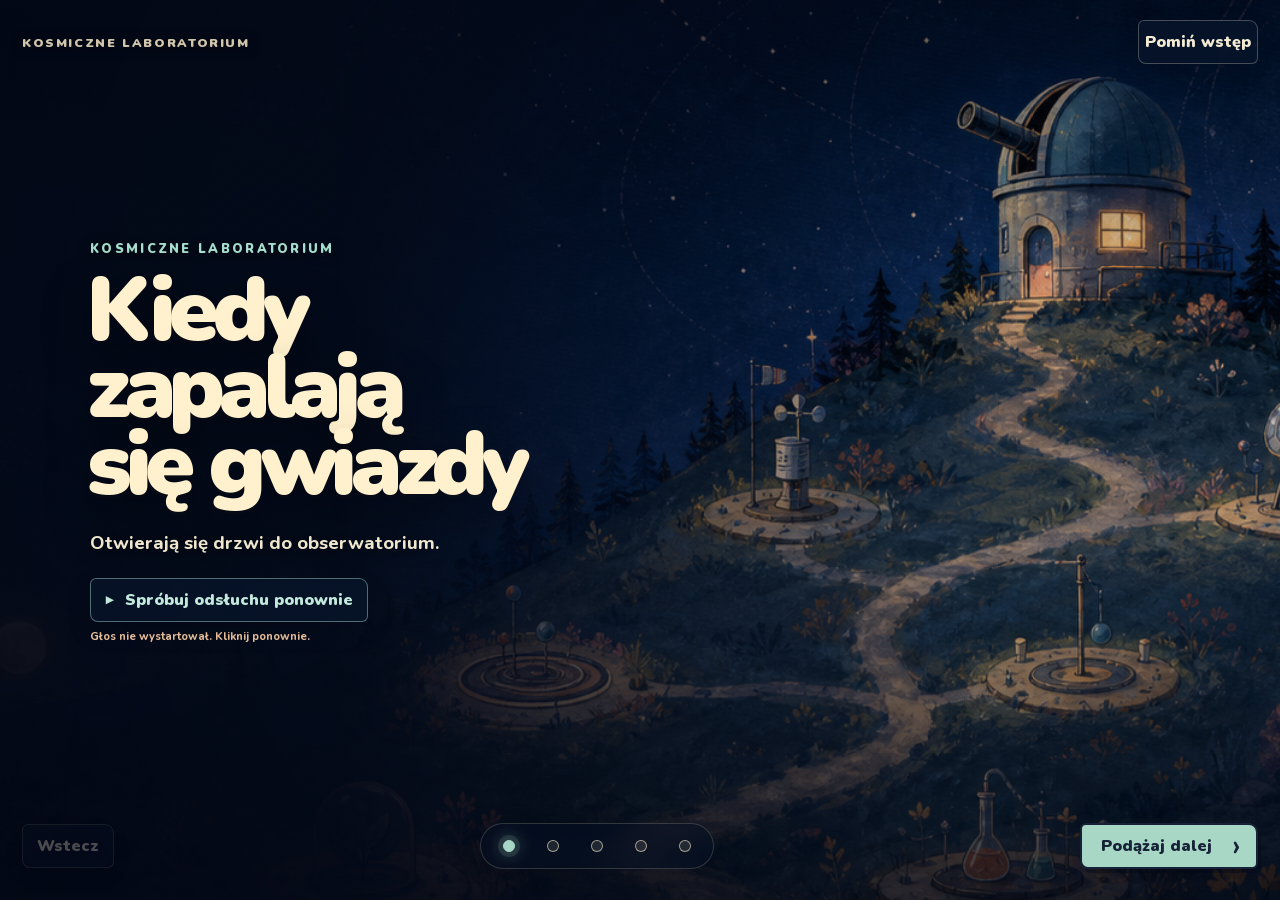
<file: index.html>
<!doctype html>
<html lang="pl">
  <head>
    <meta charset="UTF-8" />
    <meta
      name="viewport"
      content="width=device-width, initial-scale=1.0, viewport-fit=cover"
    />
    <meta
      name="description"
      content="Otwórz malarskie obserwatorium. Rzuć piłkę, przechyl Ziemię i pozwól planetom zakrzywić drogę. Fizyka dla małych rąk, bez punktów, reklam i pośpiechu."
    />
    <link
      rel="canonical"
      href="https://jakiesluchawki.github.io/kosmiczne-laboratorium/"
    />
    <meta property="og:locale" content="pl_PL" />
    <meta property="og:type" content="website" />
    <meta property="og:site_name" content="Kosmiczne Laboratorium" />
    <meta
      property="og:url"
      content="https://jakiesluchawki.github.io/kosmiczne-laboratorium/"
    />
    <meta
      property="og:title"
      content="Kosmiczne Laboratorium — małe ręce, wielkie orbity"
    />
    <meta
      property="og:description"
      content="Malarskie, dotykowe eksperymenty z grawitacją, orbitami, porami roku i fazami Księżyca."
    />
    <meta
      property="og:image"
      content="https://jakiesluchawki.github.io/kosmiczne-laboratorium/social/kosmiczne-laboratorium-og.jpg"
    />
    <meta property="og:image:width" content="1200" />
    <meta property="og:image:height" content="630" />
    <meta
      property="og:image:alt"
      content="Malarskie nocne obserwatorium z sześcioma ścieżkami do kosmicznych eksperymentów"
    />
    <meta name="twitter:card" content="summary_large_image" />
    <meta
      name="twitter:title"
      content="Kosmiczne Laboratorium — małe ręce, wielkie orbity"
    />
    <meta
      name="twitter:description"
      content="Malarskie, dotykowe eksperymenty z fizyki dla dzieci."
    />
    <meta
      name="twitter:image"
      content="https://jakiesluchawki.github.io/kosmiczne-laboratorium/social/kosmiczne-laboratorium-og.jpg"
    />
    <meta
      name="twitter:image:alt"
      content="Malarskie nocne obserwatorium z sześcioma ścieżkami do kosmicznych eksperymentów"
    />
    <meta name="theme-color" content="#11153f" />
    <meta name="apple-mobile-web-app-capable" content="yes" />
    <meta name="apple-mobile-web-app-status-bar-style" content="black-translucent" />
    <meta name="apple-mobile-web-app-title" content="Kosmiczne Lab" />
    <link rel="manifest" href="./manifest.webmanifest" />
    <link rel="icon" type="image/png" href="./icons/app-icon-192.png" />
    <link rel="apple-touch-icon" href="./icons/apple-touch-icon.png" />
    <title>Kosmiczne Laboratorium</title>
    <script type="module" crossorigin src="./assets/index-C4ubxoJX.js"></script>
    <link rel="stylesheet" crossorigin href="./assets/index-CxYYQol9.css">
  </head>
  <body>
    <div id="root"></div>
  </body>
</html>
</file>
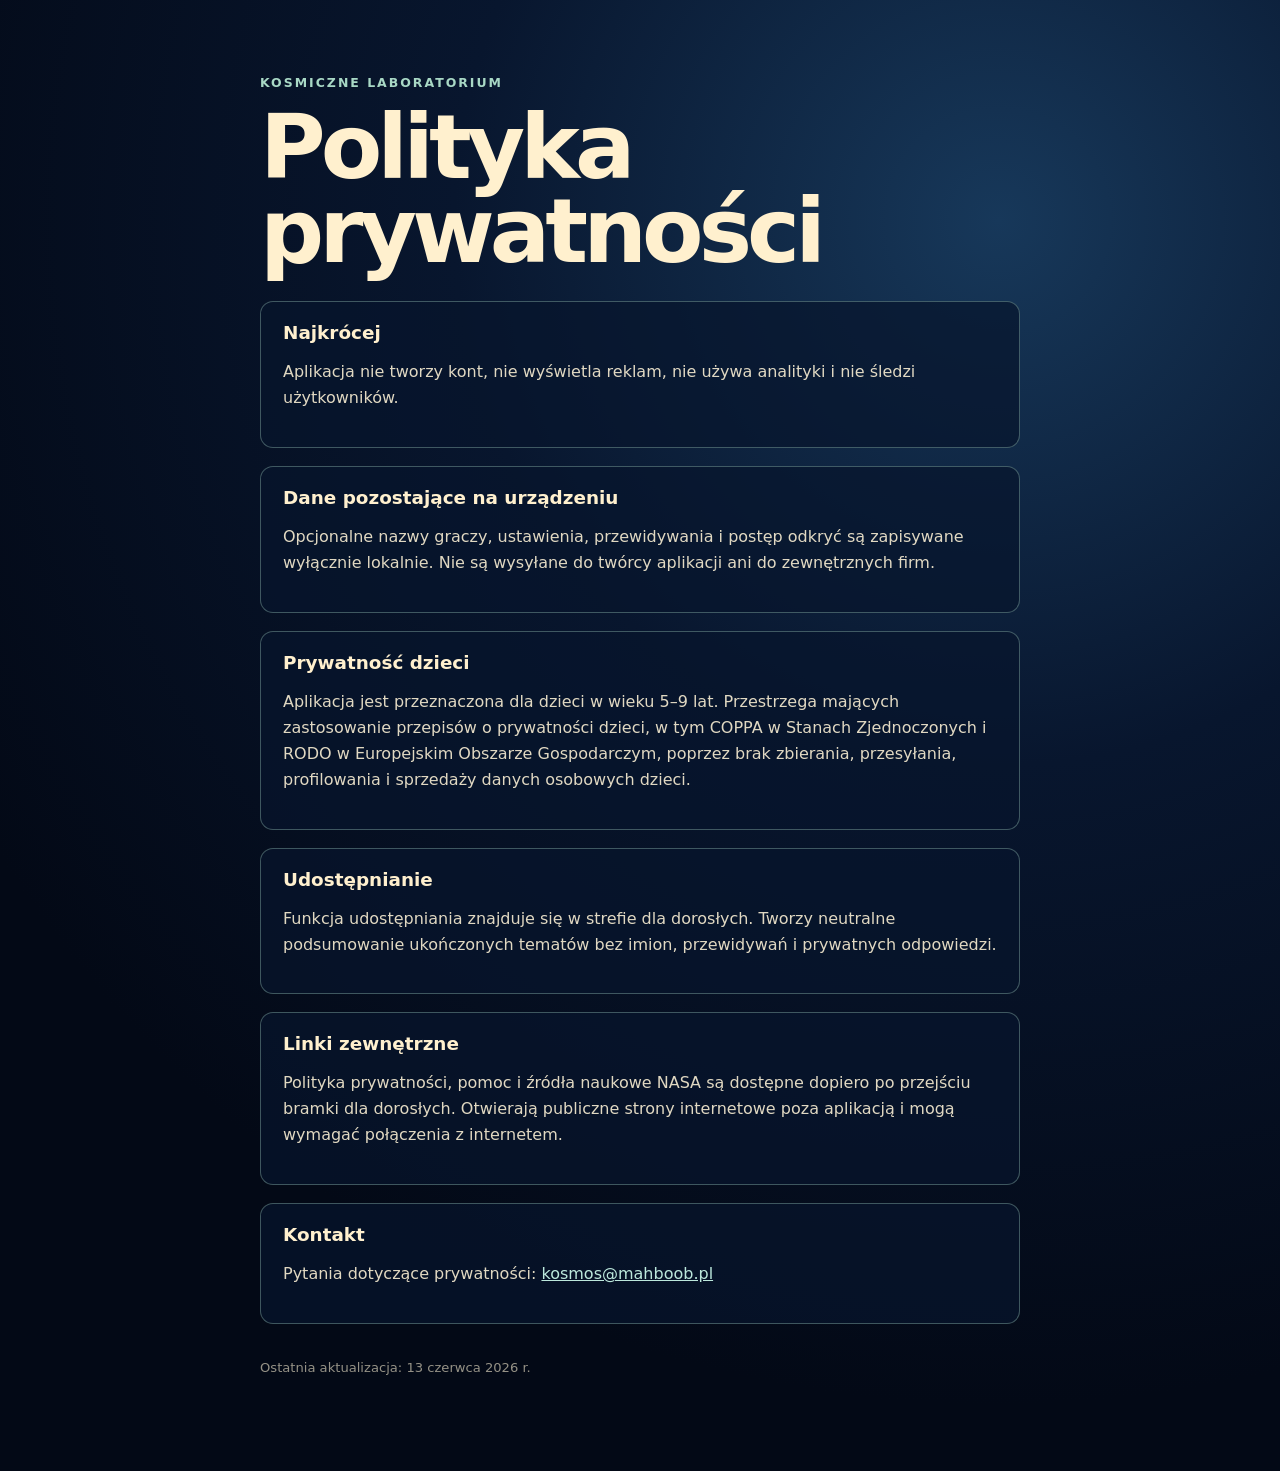
<file: privacy/index.html>
<!doctype html>
<html lang="pl">
  <head>
    <meta charset="UTF-8" />
    <meta name="viewport" content="width=device-width, initial-scale=1" />
    <meta name="color-scheme" content="dark" />
    <title>Polityka prywatności — Kosmiczne Laboratorium</title>
    <style>
      :root { color: #fff0ce; background: #061127; font-family: ui-rounded, "Arial Rounded MT Bold", system-ui, sans-serif; }
      * { box-sizing: border-box; }
      body { min-height: 100vh; margin: 0; background: radial-gradient(circle at 78% 15%, #17385a 0, #08162e 34%, #030916 74%); }
      main { width: min(760px, calc(100% - 32px)); margin: 0 auto; padding: 72px 0 96px; }
      .eyebrow { color: #a8d8c5; font-size: .78rem; font-weight: 900; letter-spacing: .16em; text-transform: uppercase; }
      h1 { margin: 14px 0 28px; font-size: clamp(2.7rem, 8vw, 5.6rem); line-height: .94; letter-spacing: -.055em; }
      section { margin: 18px 0; padding: 20px 22px; border: 1px solid rgba(168,216,197,.35); border-radius: 13px; background: rgba(8,22,45,.72); }
      h2 { margin: 0 0 10px; font-size: 1.15rem; }
      p, li { color: rgba(255,244,215,.88); line-height: 1.62; }
      a { color: #bce8dc; }
      footer { margin-top: 36px; color: rgba(255,244,215,.58); font-size: .82rem; }
    </style>
  </head>
  <body>
    <main>
      <span class="eyebrow">Kosmiczne Laboratorium</span>
      <h1>Polityka prywatności</h1>
      <section>
        <h2>Najkrócej</h2>
        <p>Aplikacja nie tworzy kont, nie wyświetla reklam, nie używa analityki i nie śledzi użytkowników.</p>
      </section>
      <section>
        <h2>Dane pozostające na urządzeniu</h2>
        <p>Opcjonalne nazwy graczy, ustawienia, przewidywania i postęp odkryć są zapisywane wyłącznie lokalnie. Nie są wysyłane do twórcy aplikacji ani do zewnętrznych firm.</p>
      </section>
      <section>
        <h2>Prywatność dzieci</h2>
        <p>Aplikacja jest przeznaczona dla dzieci w wieku 5–9 lat. Przestrzega mających zastosowanie przepisów o prywatności dzieci, w tym COPPA w Stanach Zjednoczonych i RODO w Europejskim Obszarze Gospodarczym, poprzez brak zbierania, przesyłania, profilowania i sprzedaży danych osobowych dzieci.</p>
      </section>
      <section>
        <h2>Udostępnianie</h2>
        <p>Funkcja udostępniania znajduje się w strefie dla dorosłych. Tworzy neutralne podsumowanie ukończonych tematów bez imion, przewidywań i prywatnych odpowiedzi.</p>
      </section>
      <section>
        <h2>Linki zewnętrzne</h2>
        <p>Polityka prywatności, pomoc i źródła naukowe NASA są dostępne dopiero po przejściu bramki dla dorosłych. Otwierają publiczne strony internetowe poza aplikacją i mogą wymagać połączenia z internetem.</p>
      </section>
      <section>
        <h2>Kontakt</h2>
        <p>Pytania dotyczące prywatności: <a href="mailto:kosmos@mahboob.pl">kosmos@mahboob.pl</a></p>
      </section>
      <footer>Ostatnia aktualizacja: 13 czerwca 2026 r.</footer>
    </main>
  </body>
</html>
</file>
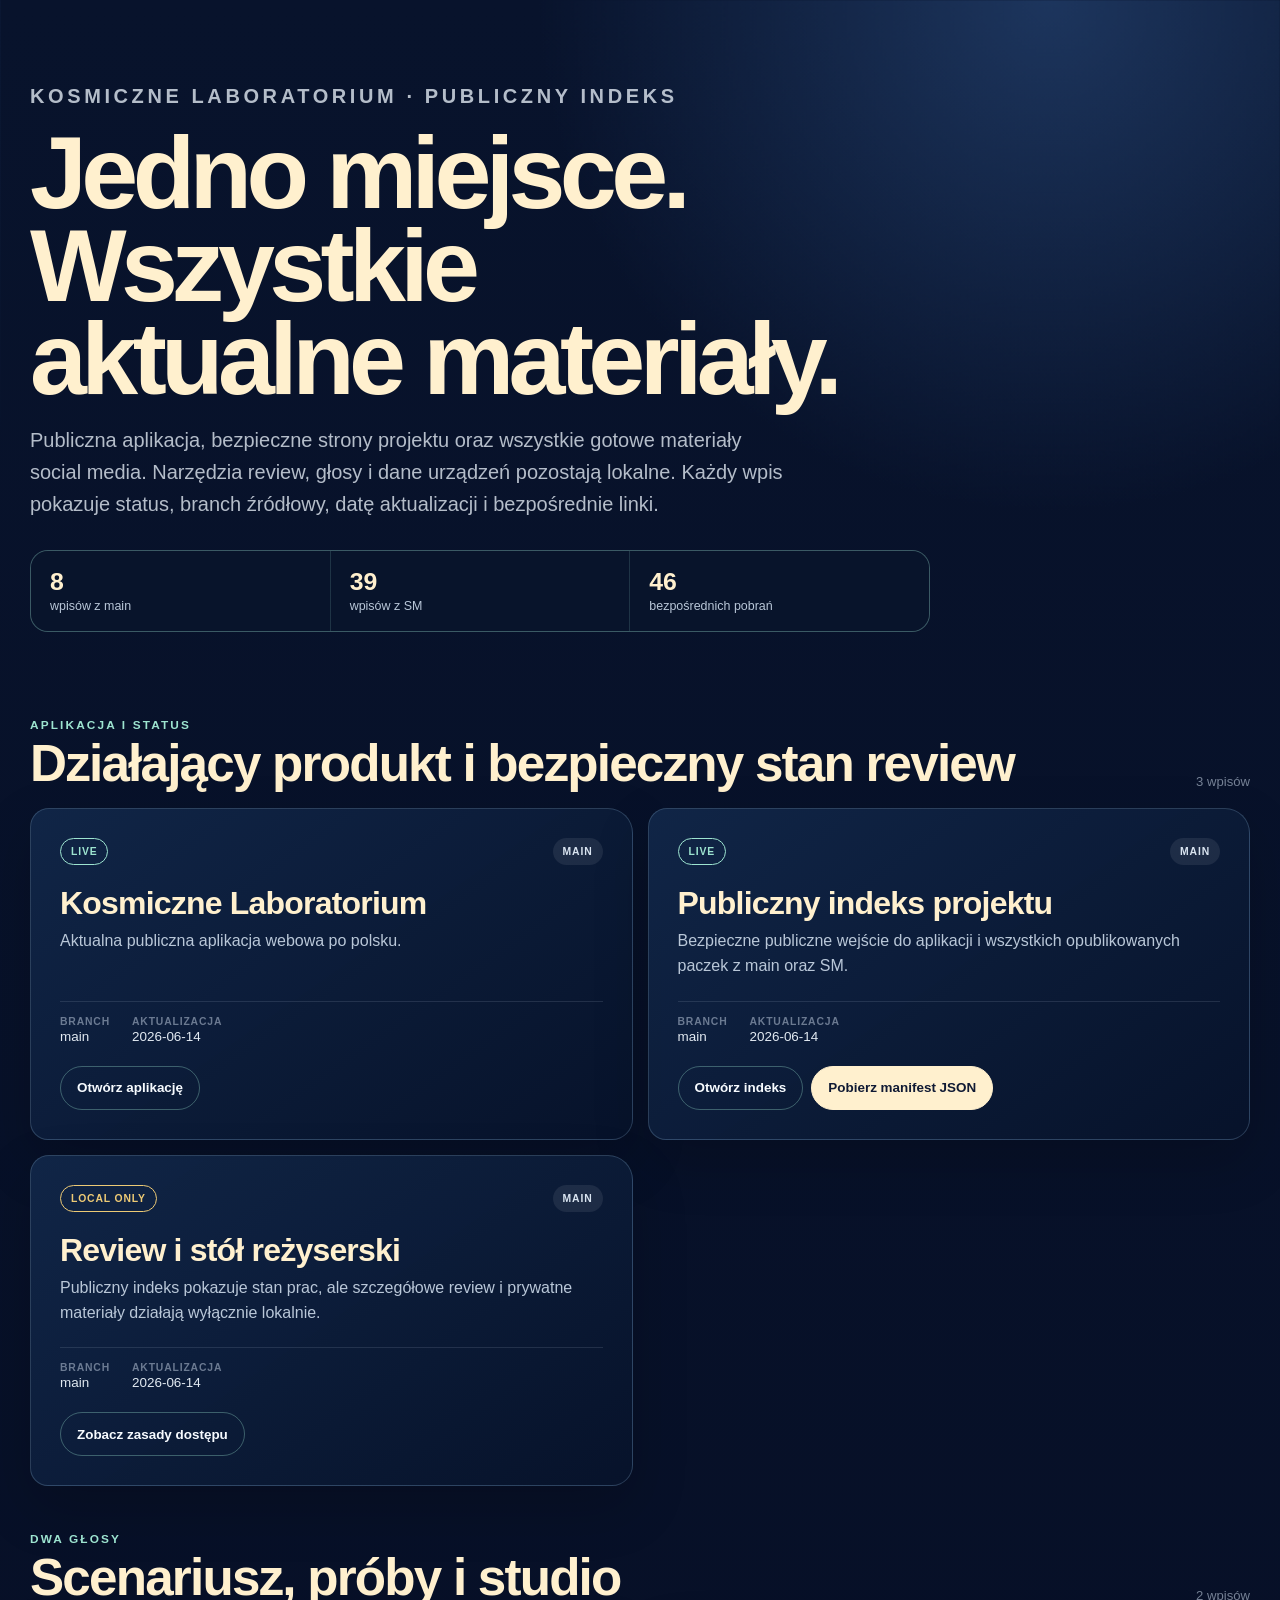
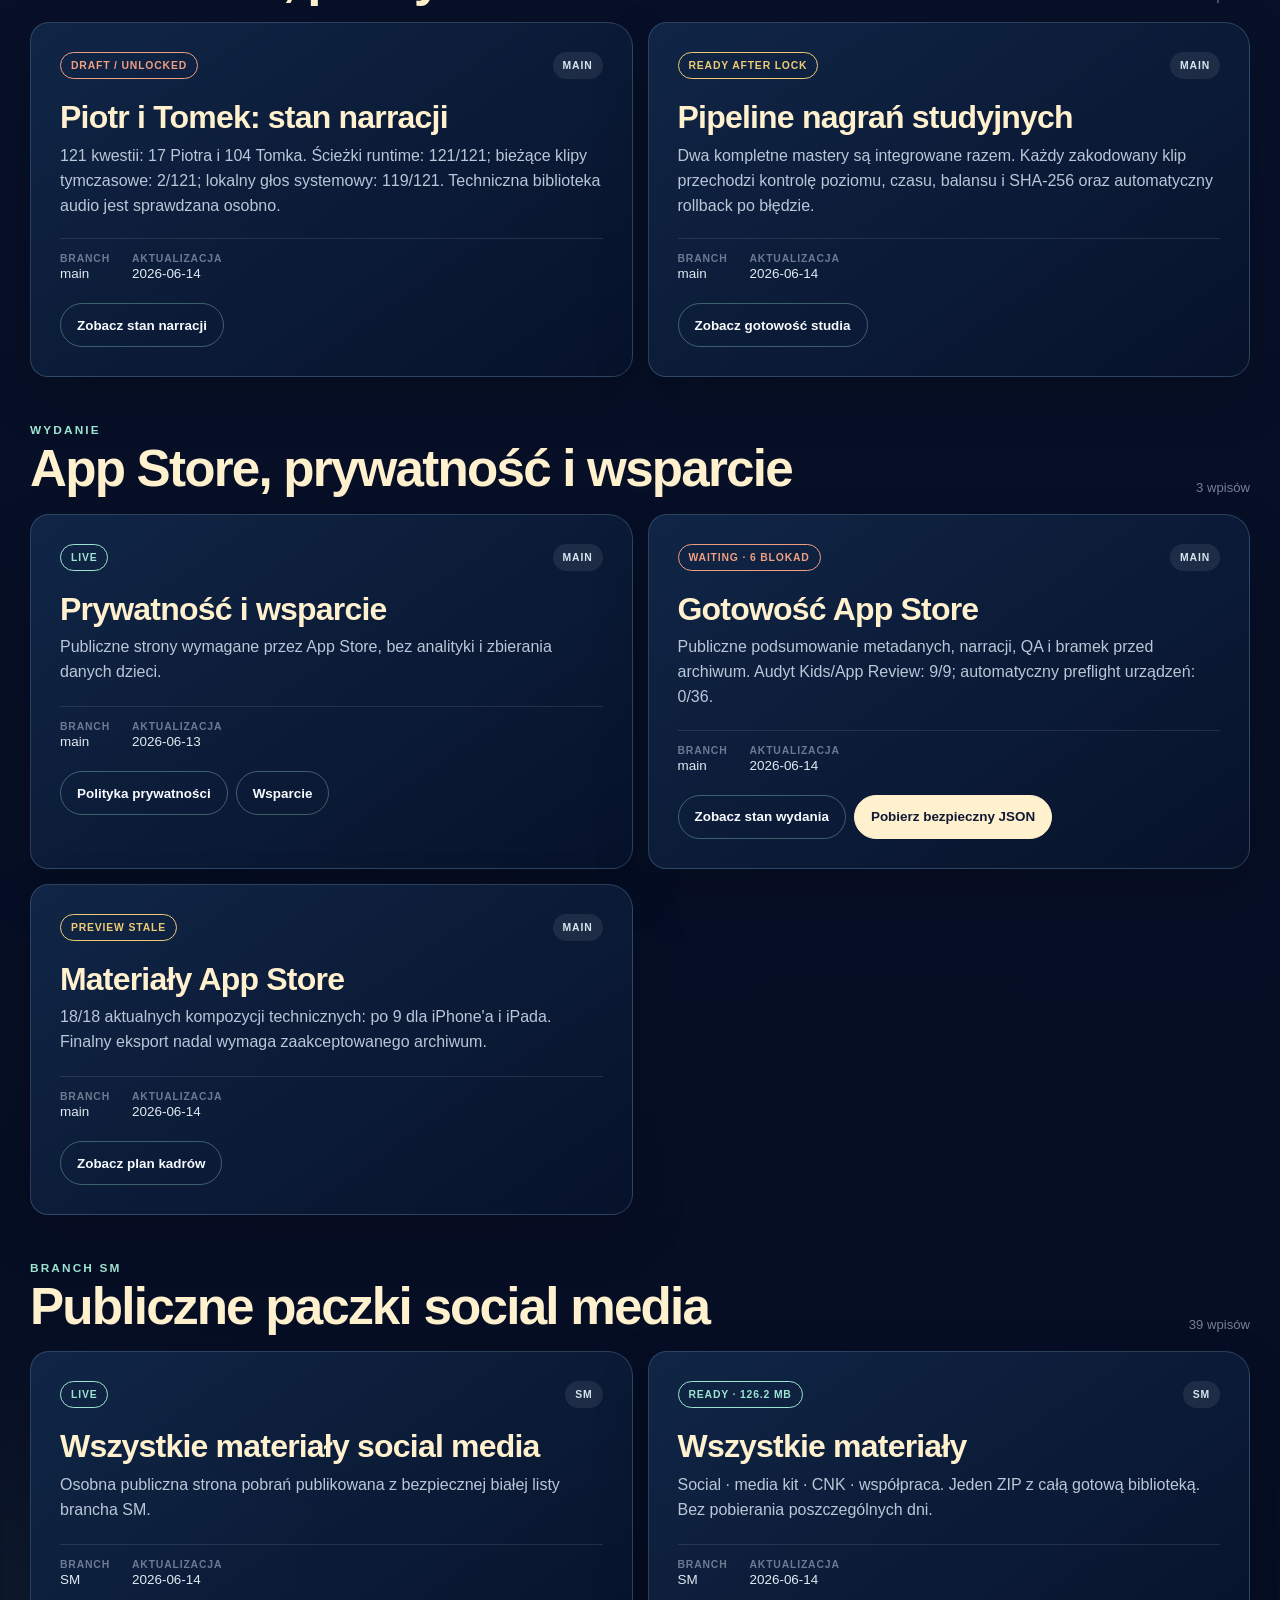
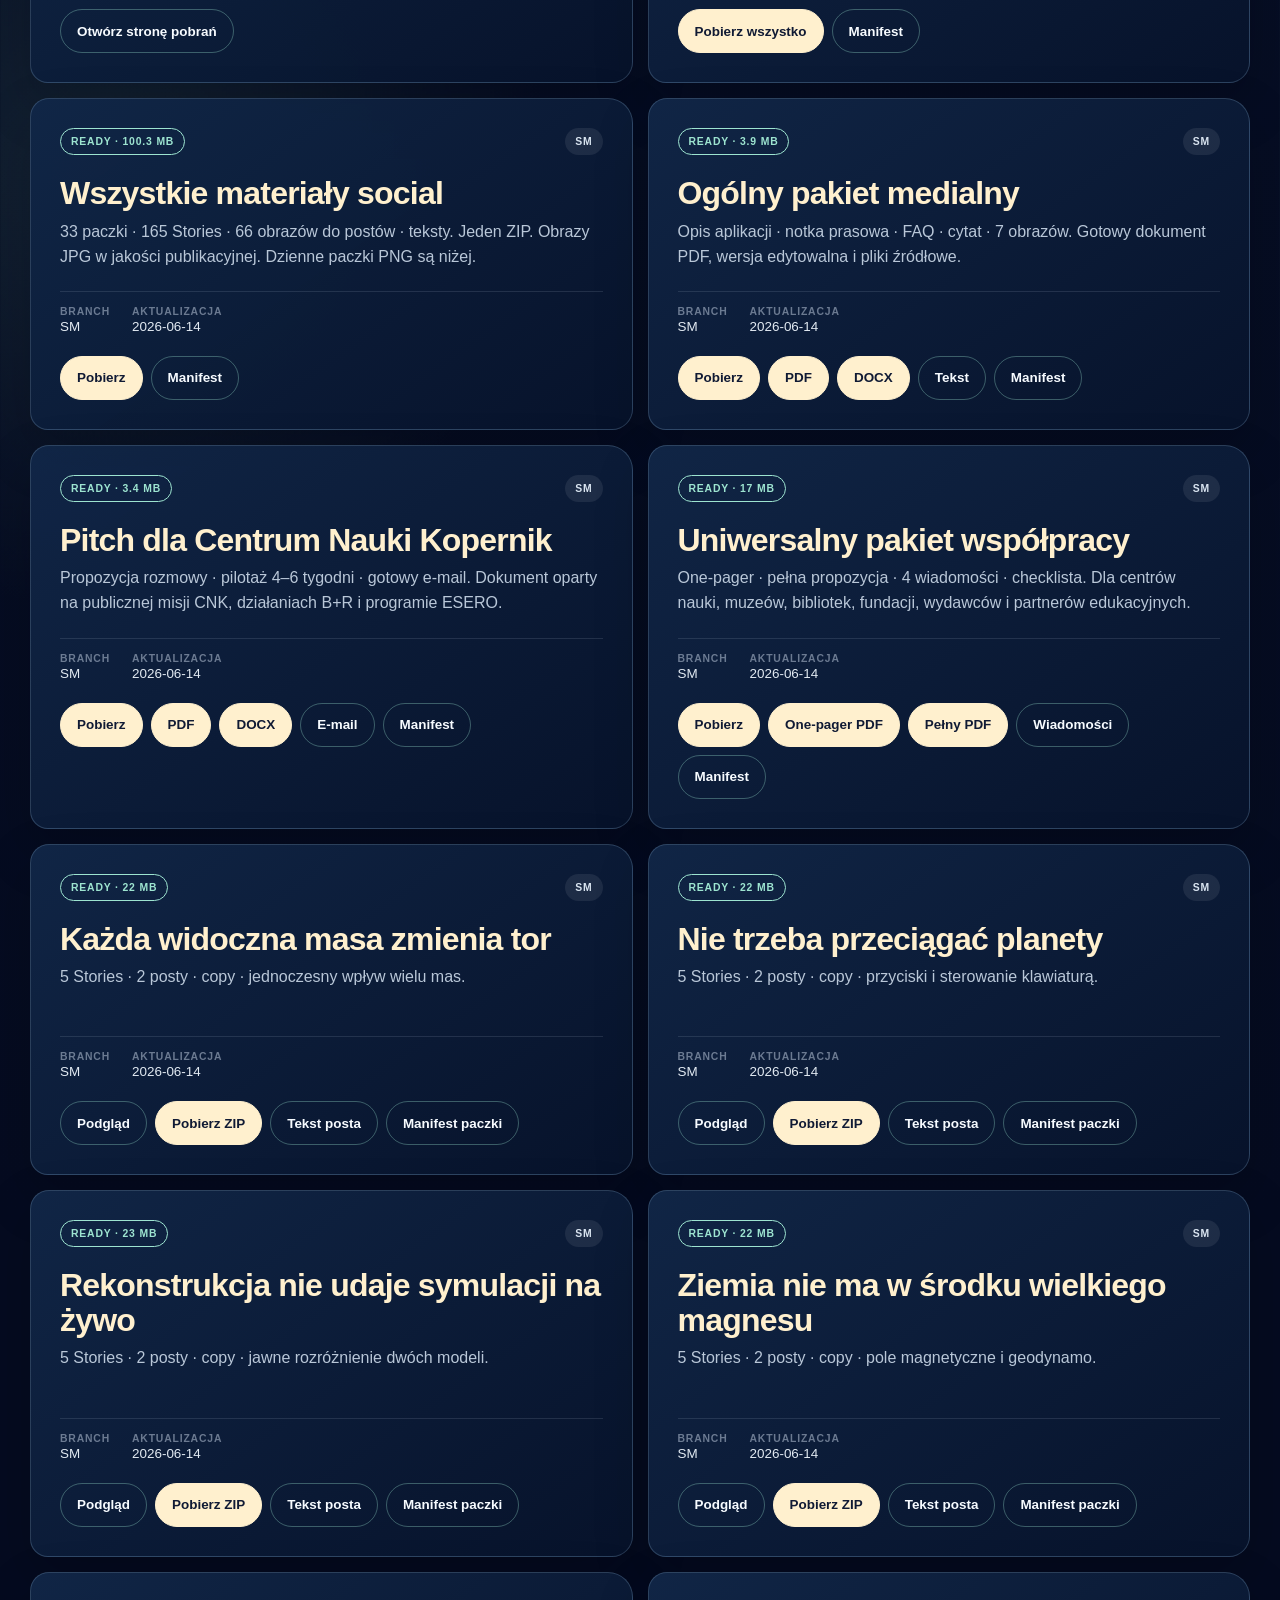
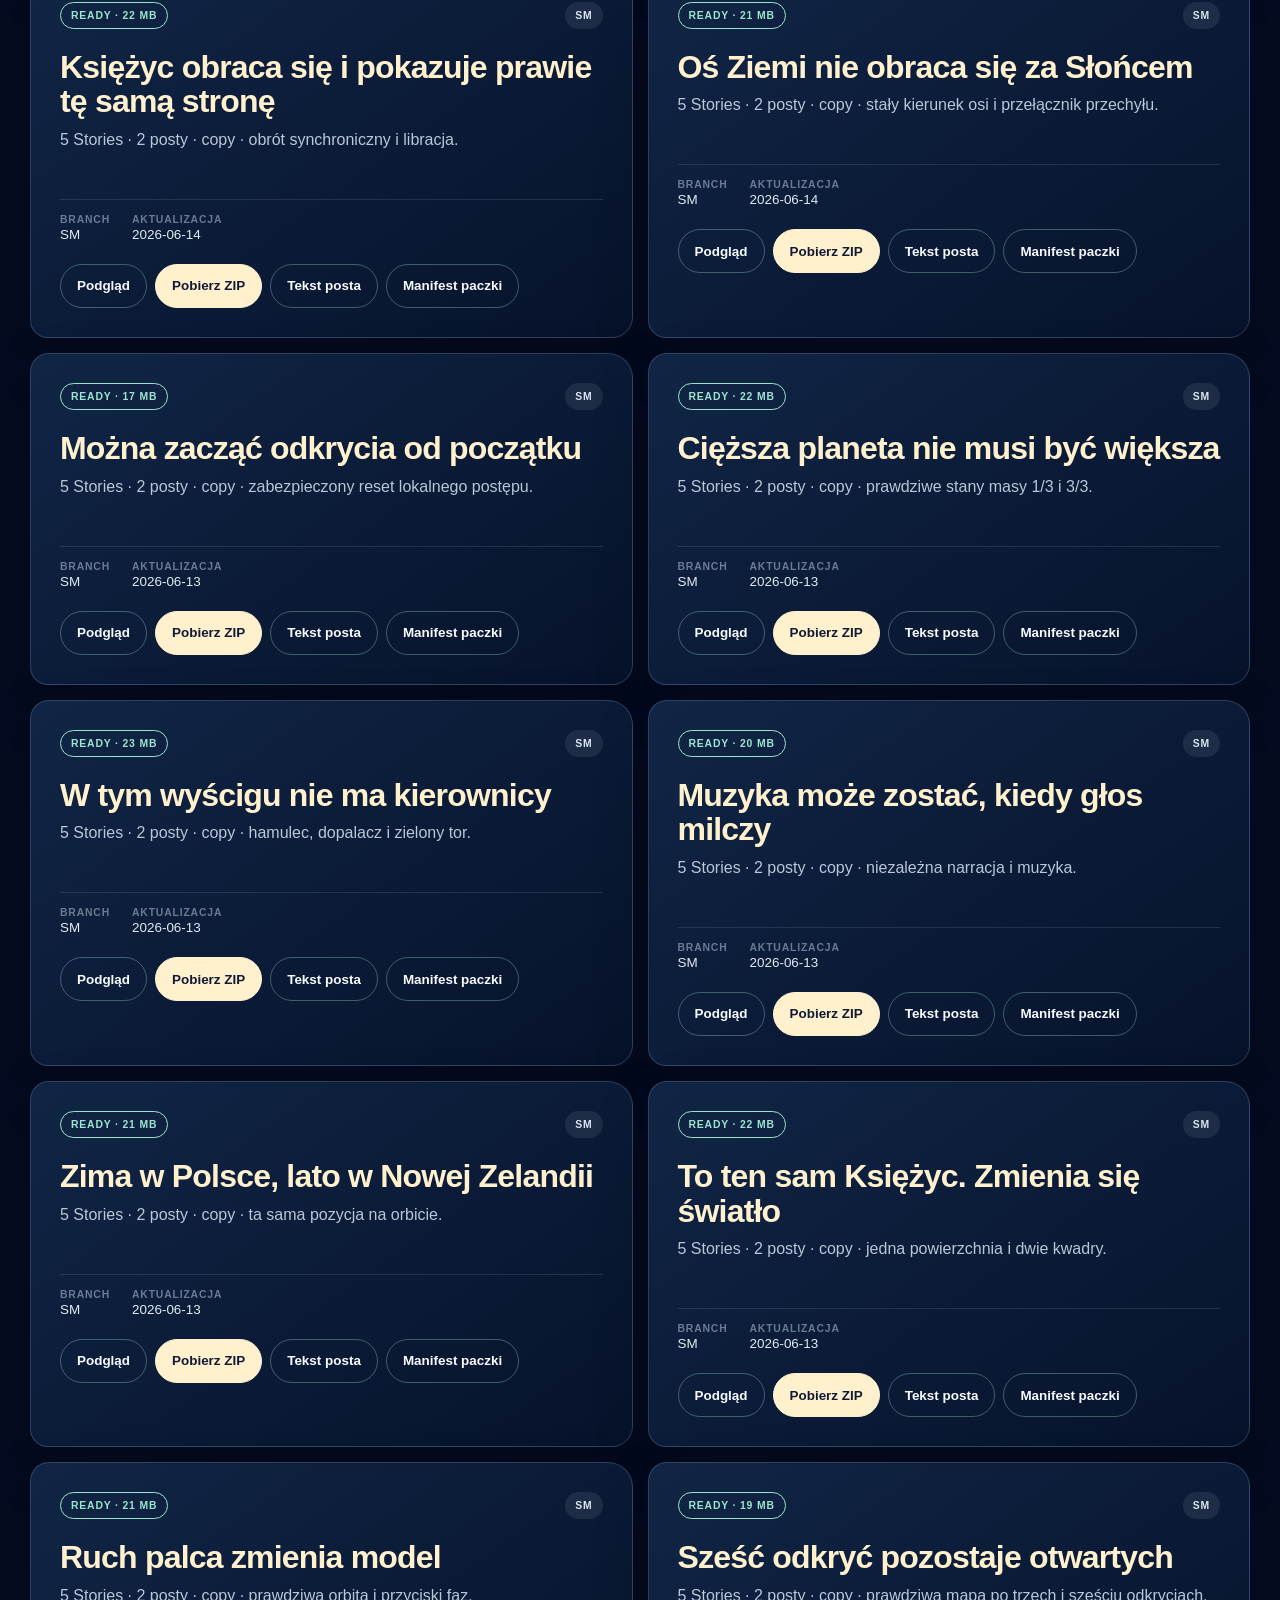
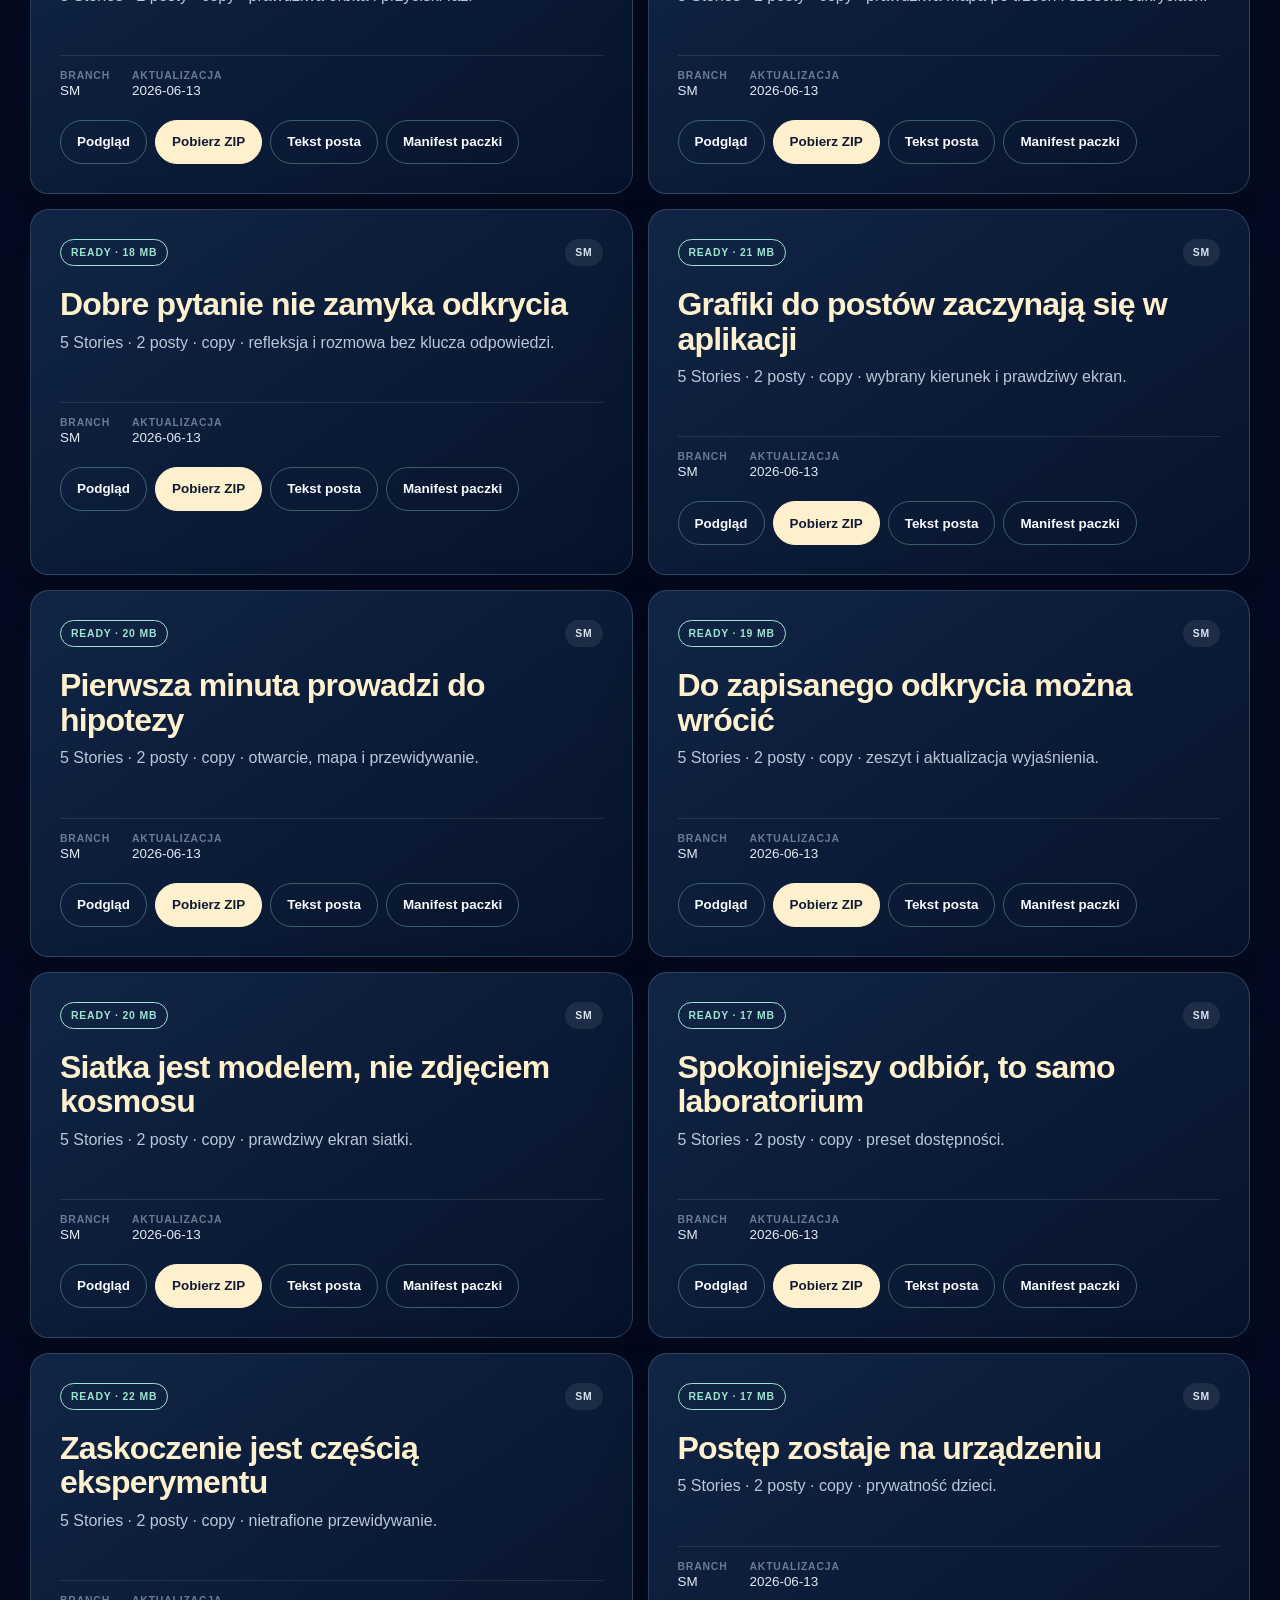
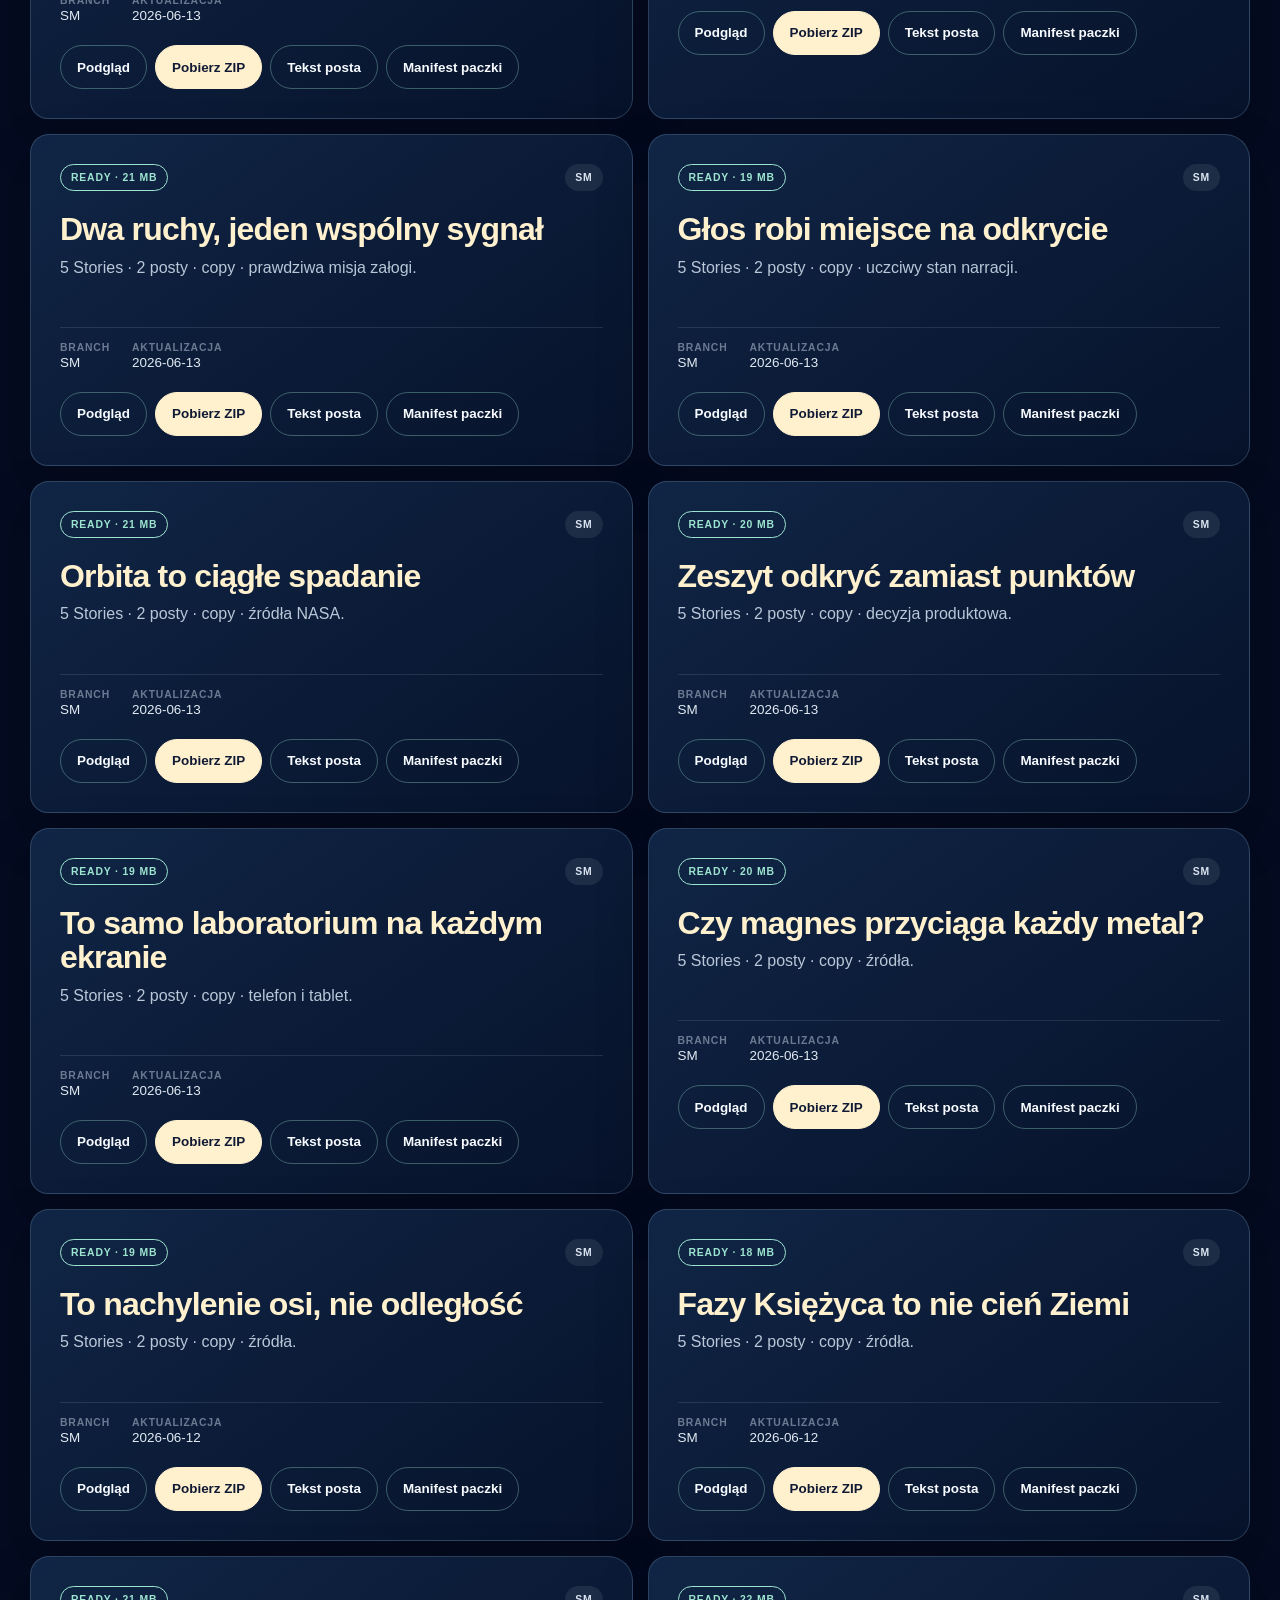
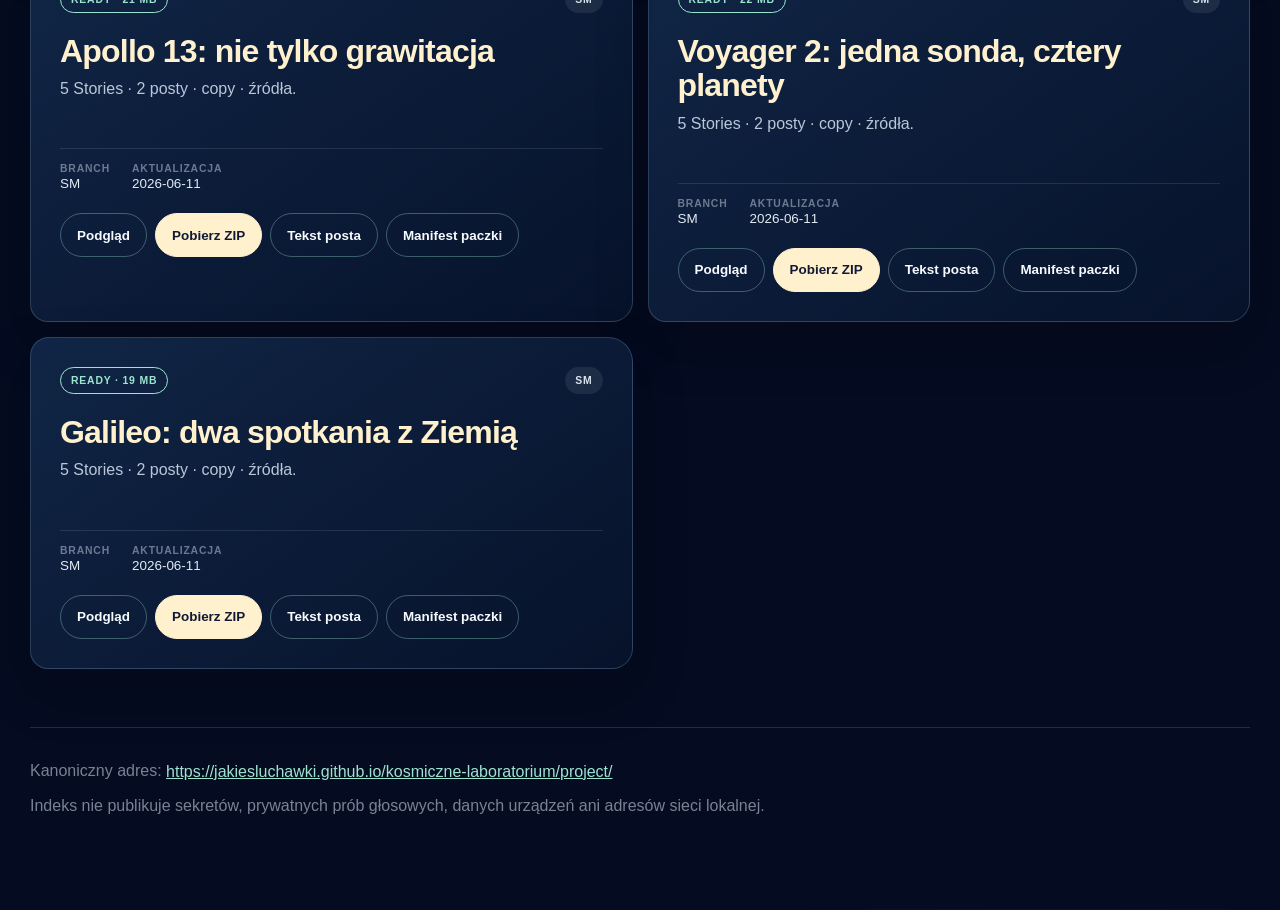
<file: project/index.html>
<!doctype html>
<html lang="pl">
<head>
  <meta charset="utf-8">
  <meta name="viewport" content="width=device-width, initial-scale=1">
  <meta name="robots" content="index, follow">
  <meta name="description" content="Publiczna aplikacja, bezpieczne strony projektu oraz wszystkie gotowe materiały social media. Narzędzia review, głosy i dane urządzeń pozostają lokalne.">
  <link rel="canonical" href="https://jakiesluchawki.github.io/kosmiczne-laboratorium/project/">
  <link rel="icon" href="/icons/app-icon-192.png">
  <title>Kosmiczne Laboratorium - indeks projektu</title>
  <style>
    :root {
      color-scheme: dark;
      --night: #050b20;
      --paper: #fff0ce;
      --muted: #b9c7d8;
      --mint: #9de4d0;
      --gold: #edca75;
      --coral: #ef9e82;
      font-family: "Avenir Next", "Nunito", -apple-system, BlinkMacSystemFont, "Segoe UI", sans-serif;
    }
    * { box-sizing: border-box; }
    html { background: var(--night); }
    body {
      margin: 0;
      min-height: 100vh;
      background:
        radial-gradient(circle at 82% 0%, rgba(49, 87, 142, .5), transparent 32rem),
        radial-gradient(circle at 8% 32%, rgba(83, 132, 124, .18), transparent 28rem),
        linear-gradient(180deg, #08132c, var(--night) 42%);
      color: var(--paper);
    }
    a { color: inherit; }
    main { width: min(1220px, calc(100% - 32px)); margin: 0 auto; padding: 58px 0 92px; }
    .hero { max-width: 900px; padding: clamp(8px, 2vw, 22px) 0 40px; }
    .eyebrow, .section-heading p {
      margin: 0;
      color: var(--mint);
      font-size: .74rem;
      font-weight: 900;
      letter-spacing: .18em;
      text-transform: uppercase;
    }
    h1 {
      max-width: 820px;
      margin: 14px 0 18px;
      font-size: clamp(3rem, 8vw, 6.9rem);
      line-height: .91;
      letter-spacing: -.055em;
    }
    .hero > p {
      max-width: 760px;
      margin: 0;
      color: rgba(229, 237, 246, .78);
      font-size: clamp(1.04rem, 2vw, 1.25rem);
      line-height: 1.6;
    }
    .summary {
      display: grid;
      grid-template-columns: repeat(3, minmax(0, 1fr));
      gap: 1px;
      margin-top: 30px;
      overflow: hidden;
      border: 1px solid rgba(157, 228, 208, .22);
      border-radius: 18px;
      background: rgba(157, 228, 208, .16);
    }
    .summary div { padding: 17px 19px; background: rgba(7, 18, 42, .92); }
    .summary strong { display: block; color: var(--paper); font-size: 1.55rem; }
    .summary span { color: var(--muted); font-size: .78rem; }
    .catalog-section { padding-top: 46px; }
    .section-heading {
      display: grid;
      grid-template-columns: minmax(0, 1fr) auto;
      gap: 6px 24px;
      align-items: end;
      margin-bottom: 19px;
    }
    .section-heading p { grid-column: 1 / -1; }
    .section-heading h2 {
      margin: 0;
      font-size: clamp(1.85rem, 4vw, 3.25rem);
      line-height: 1;
      letter-spacing: -.035em;
    }
    .section-heading span { color: rgba(185, 199, 216, .62); font-size: .82rem; }
    .grid { display: grid; grid-template-columns: repeat(2, minmax(0, 1fr)); gap: 15px; }
    .entry {
      min-width: 0;
      padding: clamp(21px, 3vw, 29px);
      border: 1px solid rgba(115, 151, 181, .32);
      border-radius: 19px 25px 21px 18px;
      background:
        linear-gradient(145deg, rgba(17, 39, 72, .95), rgba(7, 19, 43, .96));
      box-shadow: 0 22px 55px rgba(0, 0, 0, .18);
    }
    .entry-topline { display: flex; flex-wrap: wrap; justify-content: space-between; gap: 10px; }
    .status, .branch {
      display: inline-flex;
      min-height: 27px;
      align-items: center;
      border-radius: 999px;
      padding: 0 10px;
      font-size: .65rem;
      font-weight: 900;
      letter-spacing: .08em;
      text-transform: uppercase;
    }
    .status { border: 1px solid currentColor; }
    .status.is-live, .status.is-ready { color: var(--mint); }
    .status.is-review { color: var(--gold); }
    .status.is-waiting { color: var(--coral); }
    .branch { color: #d9e4f0; background: rgba(255, 255, 255, .08); }
    .entry h3 {
      margin: 21px 0 9px;
      color: var(--paper);
      font-size: clamp(1.35rem, 3vw, 2rem);
      line-height: 1.08;
      letter-spacing: -.025em;
    }
    .entry > p { min-height: 3.2em; margin: 0; color: var(--muted); line-height: 1.55; }
    dl {
      display: flex;
      flex-wrap: wrap;
      gap: 10px 22px;
      margin: 20px 0 0;
      padding-top: 14px;
      border-top: 1px solid rgba(185, 199, 216, .14);
    }
    dl div { display: grid; gap: 2px; }
    dt { color: rgba(185, 199, 216, .55); font-size: .65rem; font-weight: 800; letter-spacing: .08em; text-transform: uppercase; }
    dd { margin: 0; color: #e2eaf2; font-size: .84rem; }
    .actions { display: flex; flex-wrap: wrap; gap: 8px; margin-top: 22px; }
    .actions a {
      display: inline-flex;
      min-height: 44px;
      align-items: center;
      justify-content: center;
      border: 1px solid rgba(157, 228, 208, .34);
      border-radius: 999px;
      padding: 0 16px;
      color: #f7fbff;
      font-size: .84rem;
      font-weight: 800;
      text-decoration: none;
    }
    .actions a.is-download { border-color: var(--paper); background: var(--paper); color: #101a34; }
    .actions a:hover, .actions a:focus-visible { border-color: var(--mint); outline: 3px solid rgba(157, 228, 208, .18); outline-offset: 2px; }
    .local-notice { max-width: 760px; margin-top: 24px; padding: 15px 17px; border: 1px solid rgba(237, 202, 117, .45); border-radius: 15px; color: #f6dfaa; background: rgba(87, 64, 17, .22); line-height: 1.5; }
    footer { margin-top: 58px; padding-top: 22px; border-top: 1px solid rgba(185, 199, 216, .18); color: rgba(185, 199, 216, .64); line-height: 1.55; }
    footer a {
      display: inline-block;
      min-height: 44px;
      padding: 11px 0;
      color: var(--mint);
      line-height: 22px;
      overflow-wrap: anywhere;
      vertical-align: middle;
    }
    @media (max-width: 720px) {
      main { width: min(100% - 22px, 620px); padding-top: 38px; }
      .summary, .grid { grid-template-columns: 1fr; }
      .section-heading { grid-template-columns: 1fr; }
      .section-heading span { display: none; }
      .entry > p { min-height: 0; }
      .actions a { width: 100%; }
    }
  </style>
</head>
<body>
  <main>
    <header class="hero">
      <p class="eyebrow">KOSMICZNE LABORATORIUM · PUBLICZNY INDEKS</p>
      <h1>Jedno miejsce. Wszystkie aktualne materiały.</h1>
      <p>Publiczna aplikacja, bezpieczne strony projektu oraz wszystkie gotowe materiały social media. Narzędzia review, głosy i dane urządzeń pozostają lokalne. Każdy wpis pokazuje status, branch źródłowy, datę aktualizacji i bezpośrednie linki.</p>
      
      <div class="summary" aria-label="Podsumowanie indeksu">
        <div><strong>8</strong><span>wpisów z main</span></div>
        <div><strong>39</strong><span>wpisów z SM</span></div>
        <div><strong>46</strong><span>bezpośrednich pobrań</span></div>
      </div>
    </header>
    <section class="catalog-section" id="application">
        <header class="section-heading">
          <p>APLIKACJA I STATUS</p>
          <h2>Działający produkt i bezpieczny stan review</h2>
          <span>3 wpisów</span>
        </header>
        <div class="grid"><article class="entry">
    <div class="entry-topline">
      <span class="status is-live">LIVE</span>
      <span class="branch">main</span>
    </div>
    <h3>Kosmiczne Laboratorium</h3>
    <p>Aktualna publiczna aplikacja webowa po polsku.</p>
    <dl>
      <div><dt>Branch</dt><dd>main</dd></div>
      <div><dt>Aktualizacja</dt><dd>2026-06-14</dd></div>
    </dl>
    <div class="actions"><a class="" href="https://jakiesluchawki.github.io/kosmiczne-laboratorium/">
        Otwórz aplikację
      </a></div>
  </article><article class="entry">
    <div class="entry-topline">
      <span class="status is-live">LIVE</span>
      <span class="branch">main</span>
    </div>
    <h3>Publiczny indeks projektu</h3>
    <p>Bezpieczne publiczne wejście do aplikacji i wszystkich opublikowanych paczek z main oraz SM.</p>
    <dl>
      <div><dt>Branch</dt><dd>main</dd></div>
      <div><dt>Aktualizacja</dt><dd>2026-06-14</dd></div>
    </dl>
    <div class="actions"><a class="" href="https://jakiesluchawki.github.io/kosmiczne-laboratorium/project/">
        Otwórz indeks
      </a><a class="is-download" href="https://jakiesluchawki.github.io/kosmiczne-laboratorium/project/project-index.json" download>
        Pobierz manifest JSON
      </a></div>
  </article><article class="entry">
    <div class="entry-topline">
      <span class="status is-review">LOCAL ONLY</span>
      <span class="branch">main</span>
    </div>
    <h3>Review i stół reżyserski</h3>
    <p>Publiczny indeks pokazuje stan prac, ale szczegółowe review i prywatne materiały działają wyłącznie lokalnie.</p>
    <dl>
      <div><dt>Branch</dt><dd>main</dd></div>
      <div><dt>Aktualizacja</dt><dd>2026-06-14</dd></div>
    </dl>
    <div class="actions"><a class="" href="https://jakiesluchawki.github.io/kosmiczne-laboratorium/project/status/#review">
        Zobacz zasady dostępu
      </a></div>
  </article></div>
      </section><section class="catalog-section" id="narration">
        <header class="section-heading">
          <p>DWA GŁOSY</p>
          <h2>Scenariusz, próby i studio</h2>
          <span>2 wpisów</span>
        </header>
        <div class="grid"><article class="entry">
    <div class="entry-topline">
      <span class="status is-waiting">DRAFT / UNLOCKED</span>
      <span class="branch">main</span>
    </div>
    <h3>Piotr i Tomek: stan narracji</h3>
    <p>121 kwestii: 17 Piotra i 104 Tomka. Ścieżki runtime: 121/121; bieżące klipy tymczasowe: 2/121; lokalny głos systemowy: 119/121. Techniczna biblioteka audio jest sprawdzana osobno.</p>
    <dl>
      <div><dt>Branch</dt><dd>main</dd></div>
      <div><dt>Aktualizacja</dt><dd>2026-06-14</dd></div>
    </dl>
    <div class="actions"><a class="" href="https://jakiesluchawki.github.io/kosmiczne-laboratorium/project/status/#narration">
        Zobacz stan narracji
      </a></div>
  </article><article class="entry">
    <div class="entry-topline">
      <span class="status is-review">READY AFTER LOCK</span>
      <span class="branch">main</span>
    </div>
    <h3>Pipeline nagrań studyjnych</h3>
    <p>Dwa kompletne mastery są integrowane razem. Każdy zakodowany klip przechodzi kontrolę poziomu, czasu, balansu i SHA-256 oraz automatyczny rollback po błędzie.</p>
    <dl>
      <div><dt>Branch</dt><dd>main</dd></div>
      <div><dt>Aktualizacja</dt><dd>2026-06-14</dd></div>
    </dl>
    <div class="actions"><a class="" href="https://jakiesluchawki.github.io/kosmiczne-laboratorium/project/status/#studio">
        Zobacz gotowość studia
      </a></div>
  </article></div>
      </section><section class="catalog-section" id="release">
        <header class="section-heading">
          <p>WYDANIE</p>
          <h2>App Store, prywatność i wsparcie</h2>
          <span>3 wpisów</span>
        </header>
        <div class="grid"><article class="entry">
    <div class="entry-topline">
      <span class="status is-live">LIVE</span>
      <span class="branch">main</span>
    </div>
    <h3>Prywatność i wsparcie</h3>
    <p>Publiczne strony wymagane przez App Store, bez analityki i zbierania danych dzieci.</p>
    <dl>
      <div><dt>Branch</dt><dd>main</dd></div>
      <div><dt>Aktualizacja</dt><dd>2026-06-13</dd></div>
    </dl>
    <div class="actions"><a class="" href="https://jakiesluchawki.github.io/kosmiczne-laboratorium/privacy/">
        Polityka prywatności
      </a><a class="" href="https://jakiesluchawki.github.io/kosmiczne-laboratorium/support/">
        Wsparcie
      </a></div>
  </article><article class="entry">
    <div class="entry-topline">
      <span class="status is-waiting">WAITING · 6 BLOKAD</span>
      <span class="branch">main</span>
    </div>
    <h3>Gotowość App Store</h3>
    <p>Publiczne podsumowanie metadanych, narracji, QA i bramek przed archiwum. Audyt Kids/App Review: 9/9; automatyczny preflight urządzeń: 0/36.</p>
    <dl>
      <div><dt>Branch</dt><dd>main</dd></div>
      <div><dt>Aktualizacja</dt><dd>2026-06-14</dd></div>
    </dl>
    <div class="actions"><a class="" href="https://jakiesluchawki.github.io/kosmiczne-laboratorium/project/status/#app-store">
        Zobacz stan wydania
      </a><a class="is-download" href="https://jakiesluchawki.github.io/kosmiczne-laboratorium/project/status/public-status.json" download>
        Pobierz bezpieczny JSON
      </a></div>
  </article><article class="entry">
    <div class="entry-topline">
      <span class="status is-review">PREVIEW STALE</span>
      <span class="branch">main</span>
    </div>
    <h3>Materiały App Store</h3>
    <p>18/18 aktualnych kompozycji technicznych: po 9 dla iPhone&#039;a i iPada. Finalny eksport nadal wymaga zaakceptowanego archiwum.</p>
    <dl>
      <div><dt>Branch</dt><dd>main</dd></div>
      <div><dt>Aktualizacja</dt><dd>2026-06-14</dd></div>
    </dl>
    <div class="actions"><a class="" href="https://jakiesluchawki.github.io/kosmiczne-laboratorium/project/status/#screenshots">
        Zobacz plan kadrów
      </a></div>
  </article></div>
      </section><section class="catalog-section" id="social">
        <header class="section-heading">
          <p>BRANCH SM</p>
          <h2>Publiczne paczki social media</h2>
          <span>39 wpisów</span>
        </header>
        <div class="grid"><article class="entry">
    <div class="entry-topline">
      <span class="status is-live">LIVE</span>
      <span class="branch">SM</span>
    </div>
    <h3>Wszystkie materiały social media</h3>
    <p>Osobna publiczna strona pobrań publikowana z bezpiecznej białej listy brancha SM.</p>
    <dl>
      <div><dt>Branch</dt><dd>SM</dd></div>
      <div><dt>Aktualizacja</dt><dd>2026-06-14</dd></div>
    </dl>
    <div class="actions"><a class="" href="https://jakiesluchawki.github.io/kosmiczne-laboratorium-media/">
        Otwórz stronę pobrań
      </a></div>
  </article><article class="entry">
    <div class="entry-topline">
      <span class="status is-ready">READY · 126.2 MB</span>
      <span class="branch">SM</span>
    </div>
    <h3>Wszystkie materiały</h3>
    <p>Social · media kit · CNK · współpraca. Jeden ZIP z całą gotową biblioteką. Bez pobierania poszczególnych dni.</p>
    <dl>
      <div><dt>Branch</dt><dd>SM</dd></div>
      <div><dt>Aktualizacja</dt><dd>2026-06-14</dd></div>
    </dl>
    <div class="actions"><a class="is-download" href="https://github.com/jakiesluchawki/kosmiczne-laboratorium-media/releases/download/media-latest/kosmiczne-laboratorium-wszystkie-materialy.zip" download>
        Pobierz wszystko
      </a><a class="" href="https://jakiesluchawki.github.io/kosmiczne-laboratorium-media/downloads/wszystkie-materialy-manifest.json">
        Manifest
      </a></div>
  </article><article class="entry">
    <div class="entry-topline">
      <span class="status is-ready">READY · 100.3 MB</span>
      <span class="branch">SM</span>
    </div>
    <h3>Wszystkie materiały social</h3>
    <p>33 paczki · 165 Stories · 66 obrazów do postów · teksty. Jeden ZIP. Obrazy JPG w jakości publikacyjnej. Dzienne paczki PNG są niżej.</p>
    <dl>
      <div><dt>Branch</dt><dd>SM</dd></div>
      <div><dt>Aktualizacja</dt><dd>2026-06-14</dd></div>
    </dl>
    <div class="actions"><a class="is-download" href="https://github.com/jakiesluchawki/kosmiczne-laboratorium-media/releases/download/media-latest/kosmiczne-laboratorium-social-wszystko-jpg.zip" download>
        Pobierz
      </a><a class="" href="https://jakiesluchawki.github.io/kosmiczne-laboratorium-media/downloads/manifest.json">
        Manifest
      </a></div>
  </article><article class="entry">
    <div class="entry-topline">
      <span class="status is-ready">READY · 3.9 MB</span>
      <span class="branch">SM</span>
    </div>
    <h3>Ogólny pakiet medialny</h3>
    <p>Opis aplikacji · notka prasowa · FAQ · cytat · 7 obrazów. Gotowy dokument PDF, wersja edytowalna i pliki źródłowe.</p>
    <dl>
      <div><dt>Branch</dt><dd>SM</dd></div>
      <div><dt>Aktualizacja</dt><dd>2026-06-14</dd></div>
    </dl>
    <div class="actions"><a class="is-download" href="https://jakiesluchawki.github.io/kosmiczne-laboratorium-media/media-kit/kosmiczne-laboratorium-pakiet-medialny.zip" download>
        Pobierz
      </a><a class="is-download" href="https://jakiesluchawki.github.io/kosmiczne-laboratorium-media/media-kit/kosmiczne-laboratorium-pakiet-medialny.pdf" download>
        PDF
      </a><a class="is-download" href="https://jakiesluchawki.github.io/kosmiczne-laboratorium-media/media-kit/kosmiczne-laboratorium-pakiet-medialny.docx" download>
        DOCX
      </a><a class="" href="https://jakiesluchawki.github.io/kosmiczne-laboratorium-media/media-kit/informacje-prasowe.md">
        Tekst
      </a><a class="" href="https://jakiesluchawki.github.io/kosmiczne-laboratorium-media/media-kit/manifest.json">
        Manifest
      </a></div>
  </article><article class="entry">
    <div class="entry-topline">
      <span class="status is-ready">READY · 3.4 MB</span>
      <span class="branch">SM</span>
    </div>
    <h3>Pitch dla Centrum Nauki Kopernik</h3>
    <p>Propozycja rozmowy · pilotaż 4–6 tygodni · gotowy e-mail. Dokument oparty na publicznej misji CNK, działaniach B+R i programie ESERO.</p>
    <dl>
      <div><dt>Branch</dt><dd>SM</dd></div>
      <div><dt>Aktualizacja</dt><dd>2026-06-14</dd></div>
    </dl>
    <div class="actions"><a class="is-download" href="https://jakiesluchawki.github.io/kosmiczne-laboratorium-media/cnk-pitch/kosmiczne-laboratorium-propozycja-dla-cnk.zip" download>
        Pobierz
      </a><a class="is-download" href="https://jakiesluchawki.github.io/kosmiczne-laboratorium-media/cnk-pitch/kosmiczne-laboratorium-propozycja-dla-cnk.pdf" download>
        PDF
      </a><a class="is-download" href="https://jakiesluchawki.github.io/kosmiczne-laboratorium-media/cnk-pitch/kosmiczne-laboratorium-propozycja-dla-cnk.docx" download>
        DOCX
      </a><a class="" href="https://jakiesluchawki.github.io/kosmiczne-laboratorium-media/cnk-pitch/email-do-cnk.md">
        E-mail
      </a><a class="" href="https://jakiesluchawki.github.io/kosmiczne-laboratorium-media/cnk-pitch/manifest.json">
        Manifest
      </a></div>
  </article><article class="entry">
    <div class="entry-topline">
      <span class="status is-ready">READY · 17 MB</span>
      <span class="branch">SM</span>
    </div>
    <h3>Uniwersalny pakiet współpracy</h3>
    <p>One-pager · pełna propozycja · 4 wiadomości · checklista. Dla centrów nauki, muzeów, bibliotek, fundacji, wydawców i partnerów edukacyjnych.</p>
    <dl>
      <div><dt>Branch</dt><dd>SM</dd></div>
      <div><dt>Aktualizacja</dt><dd>2026-06-14</dd></div>
    </dl>
    <div class="actions"><a class="is-download" href="https://jakiesluchawki.github.io/kosmiczne-laboratorium-media/partner-kit/kosmiczne-laboratorium-pakiet-wspolpracy.zip" download>
        Pobierz
      </a><a class="is-download" href="https://jakiesluchawki.github.io/kosmiczne-laboratorium-media/partner-kit/kosmiczne-laboratorium-one-pager-wspolpraca.pdf" download>
        One-pager PDF
      </a><a class="is-download" href="https://jakiesluchawki.github.io/kosmiczne-laboratorium-media/partner-kit/kosmiczne-laboratorium-pakiet-wspolpracy.pdf" download>
        Pełny PDF
      </a><a class="" href="https://jakiesluchawki.github.io/kosmiczne-laboratorium-media/partner-kit/wiadomosci-do-partnerow.md">
        Wiadomości
      </a><a class="" href="https://jakiesluchawki.github.io/kosmiczne-laboratorium-media/partner-kit/manifest.json">
        Manifest
      </a></div>
  </article><article class="entry">
    <div class="entry-topline">
      <span class="status is-ready">READY · 22 MB</span>
      <span class="branch">SM</span>
    </div>
    <h3>Każda widoczna masa zmienia tor</h3>
    <p>5 Stories · 2 posty · copy · jednoczesny wpływ wielu mas.</p>
    <dl>
      <div><dt>Branch</dt><dd>SM</dd></div>
      <div><dt>Aktualizacja</dt><dd>2026-06-14</dd></div>
    </dl>
    <div class="actions"><a class="" href="https://jakiesluchawki.github.io/kosmiczne-laboratorium-media/2026-06-14-every-visible-mass-pulls/preview.png">
        Podgląd
      </a><a class="is-download" href="https://jakiesluchawki.github.io/kosmiczne-laboratorium-media/2026-06-14-every-visible-mass-pulls/every-visible-mass-pulls.zip" download>
        Pobierz ZIP
      </a><a class="" href="https://jakiesluchawki.github.io/kosmiczne-laboratorium-media/2026-06-14-every-visible-mass-pulls/linkedin-facebook-post.md">
        Tekst posta
      </a><a class="" href="https://jakiesluchawki.github.io/kosmiczne-laboratorium-media/2026-06-14-every-visible-mass-pulls/manifest.json">
        Manifest paczki
      </a></div>
  </article><article class="entry">
    <div class="entry-topline">
      <span class="status is-ready">READY · 22 MB</span>
      <span class="branch">SM</span>
    </div>
    <h3>Nie trzeba przeciągać planety</h3>
    <p>5 Stories · 2 posty · copy · przyciski i sterowanie klawiaturą.</p>
    <dl>
      <div><dt>Branch</dt><dd>SM</dd></div>
      <div><dt>Aktualizacja</dt><dd>2026-06-14</dd></div>
    </dl>
    <div class="actions"><a class="" href="https://jakiesluchawki.github.io/kosmiczne-laboratorium-media/2026-06-14-keyboard-moves-the-model/preview.png">
        Podgląd
      </a><a class="is-download" href="https://jakiesluchawki.github.io/kosmiczne-laboratorium-media/2026-06-14-keyboard-moves-the-model/keyboard-moves-the-model.zip" download>
        Pobierz ZIP
      </a><a class="" href="https://jakiesluchawki.github.io/kosmiczne-laboratorium-media/2026-06-14-keyboard-moves-the-model/linkedin-facebook-post.md">
        Tekst posta
      </a><a class="" href="https://jakiesluchawki.github.io/kosmiczne-laboratorium-media/2026-06-14-keyboard-moves-the-model/manifest.json">
        Manifest paczki
      </a></div>
  </article><article class="entry">
    <div class="entry-topline">
      <span class="status is-ready">READY · 23 MB</span>
      <span class="branch">SM</span>
    </div>
    <h3>Rekonstrukcja nie udaje symulacji na żywo</h3>
    <p>5 Stories · 2 posty · copy · jawne rozróżnienie dwóch modeli.</p>
    <dl>
      <div><dt>Branch</dt><dd>SM</dd></div>
      <div><dt>Aktualizacja</dt><dd>2026-06-14</dd></div>
    </dl>
    <div class="actions"><a class="" href="https://jakiesluchawki.github.io/kosmiczne-laboratorium-media/2026-06-14-reconstruction-not-live-simulation/preview.png">
        Podgląd
      </a><a class="is-download" href="https://jakiesluchawki.github.io/kosmiczne-laboratorium-media/2026-06-14-reconstruction-not-live-simulation/reconstruction-not-live-simulation.zip" download>
        Pobierz ZIP
      </a><a class="" href="https://jakiesluchawki.github.io/kosmiczne-laboratorium-media/2026-06-14-reconstruction-not-live-simulation/linkedin-facebook-post.md">
        Tekst posta
      </a><a class="" href="https://jakiesluchawki.github.io/kosmiczne-laboratorium-media/2026-06-14-reconstruction-not-live-simulation/manifest.json">
        Manifest paczki
      </a></div>
  </article><article class="entry">
    <div class="entry-topline">
      <span class="status is-ready">READY · 22 MB</span>
      <span class="branch">SM</span>
    </div>
    <h3>Ziemia nie ma w środku wielkiego magnesu</h3>
    <p>5 Stories · 2 posty · copy · pole magnetyczne i geodynamo.</p>
    <dl>
      <div><dt>Branch</dt><dd>SM</dd></div>
      <div><dt>Aktualizacja</dt><dd>2026-06-14</dd></div>
    </dl>
    <div class="actions"><a class="" href="https://jakiesluchawki.github.io/kosmiczne-laboratorium-media/2026-06-14-earth-field-not-giant-magnet/preview.png">
        Podgląd
      </a><a class="is-download" href="https://jakiesluchawki.github.io/kosmiczne-laboratorium-media/2026-06-14-earth-field-not-giant-magnet/earth-field-not-giant-magnet.zip" download>
        Pobierz ZIP
      </a><a class="" href="https://jakiesluchawki.github.io/kosmiczne-laboratorium-media/2026-06-14-earth-field-not-giant-magnet/linkedin-facebook-post.md">
        Tekst posta
      </a><a class="" href="https://jakiesluchawki.github.io/kosmiczne-laboratorium-media/2026-06-14-earth-field-not-giant-magnet/manifest.json">
        Manifest paczki
      </a></div>
  </article><article class="entry">
    <div class="entry-topline">
      <span class="status is-ready">READY · 22 MB</span>
      <span class="branch">SM</span>
    </div>
    <h3>Księżyc obraca się i pokazuje prawie tę samą stronę</h3>
    <p>5 Stories · 2 posty · copy · obrót synchroniczny i libracja.</p>
    <dl>
      <div><dt>Branch</dt><dd>SM</dd></div>
      <div><dt>Aktualizacja</dt><dd>2026-06-14</dd></div>
    </dl>
    <div class="actions"><a class="" href="https://jakiesluchawki.github.io/kosmiczne-laboratorium-media/2026-06-14-moon-keeps-one-face/preview.png">
        Podgląd
      </a><a class="is-download" href="https://jakiesluchawki.github.io/kosmiczne-laboratorium-media/2026-06-14-moon-keeps-one-face/moon-keeps-one-face.zip" download>
        Pobierz ZIP
      </a><a class="" href="https://jakiesluchawki.github.io/kosmiczne-laboratorium-media/2026-06-14-moon-keeps-one-face/linkedin-facebook-post.md">
        Tekst posta
      </a><a class="" href="https://jakiesluchawki.github.io/kosmiczne-laboratorium-media/2026-06-14-moon-keeps-one-face/manifest.json">
        Manifest paczki
      </a></div>
  </article><article class="entry">
    <div class="entry-topline">
      <span class="status is-ready">READY · 21 MB</span>
      <span class="branch">SM</span>
    </div>
    <h3>Oś Ziemi nie obraca się za Słońcem</h3>
    <p>5 Stories · 2 posty · copy · stały kierunek osi i przełącznik przechyłu.</p>
    <dl>
      <div><dt>Branch</dt><dd>SM</dd></div>
      <div><dt>Aktualizacja</dt><dd>2026-06-14</dd></div>
    </dl>
    <div class="actions"><a class="" href="https://jakiesluchawki.github.io/kosmiczne-laboratorium-media/2026-06-14-axis-keeps-direction/preview.png">
        Podgląd
      </a><a class="is-download" href="https://jakiesluchawki.github.io/kosmiczne-laboratorium-media/2026-06-14-axis-keeps-direction/axis-keeps-direction.zip" download>
        Pobierz ZIP
      </a><a class="" href="https://jakiesluchawki.github.io/kosmiczne-laboratorium-media/2026-06-14-axis-keeps-direction/linkedin-facebook-post.md">
        Tekst posta
      </a><a class="" href="https://jakiesluchawki.github.io/kosmiczne-laboratorium-media/2026-06-14-axis-keeps-direction/manifest.json">
        Manifest paczki
      </a></div>
  </article><article class="entry">
    <div class="entry-topline">
      <span class="status is-ready">READY · 17 MB</span>
      <span class="branch">SM</span>
    </div>
    <h3>Można zacząć odkrycia od początku</h3>
    <p>5 Stories · 2 posty · copy · zabezpieczony reset lokalnego postępu.</p>
    <dl>
      <div><dt>Branch</dt><dd>SM</dd></div>
      <div><dt>Aktualizacja</dt><dd>2026-06-13</dd></div>
    </dl>
    <div class="actions"><a class="" href="https://jakiesluchawki.github.io/kosmiczne-laboratorium-media/2026-06-13-local-reset-starts-over/preview.png">
        Podgląd
      </a><a class="is-download" href="https://jakiesluchawki.github.io/kosmiczne-laboratorium-media/2026-06-13-local-reset-starts-over/local-reset-starts-over.zip" download>
        Pobierz ZIP
      </a><a class="" href="https://jakiesluchawki.github.io/kosmiczne-laboratorium-media/2026-06-13-local-reset-starts-over/linkedin-facebook-post.md">
        Tekst posta
      </a><a class="" href="https://jakiesluchawki.github.io/kosmiczne-laboratorium-media/2026-06-13-local-reset-starts-over/manifest.json">
        Manifest paczki
      </a></div>
  </article><article class="entry">
    <div class="entry-topline">
      <span class="status is-ready">READY · 22 MB</span>
      <span class="branch">SM</span>
    </div>
    <h3>Cięższa planeta nie musi być większa</h3>
    <p>5 Stories · 2 posty · copy · prawdziwe stany masy 1/3 i 3/3.</p>
    <dl>
      <div><dt>Branch</dt><dd>SM</dd></div>
      <div><dt>Aktualizacja</dt><dd>2026-06-13</dd></div>
    </dl>
    <div class="actions"><a class="" href="https://jakiesluchawki.github.io/kosmiczne-laboratorium-media/2026-06-13-mass-is-not-size/preview.png">
        Podgląd
      </a><a class="is-download" href="https://jakiesluchawki.github.io/kosmiczne-laboratorium-media/2026-06-13-mass-is-not-size/mass-is-not-size.zip" download>
        Pobierz ZIP
      </a><a class="" href="https://jakiesluchawki.github.io/kosmiczne-laboratorium-media/2026-06-13-mass-is-not-size/linkedin-facebook-post.md">
        Tekst posta
      </a><a class="" href="https://jakiesluchawki.github.io/kosmiczne-laboratorium-media/2026-06-13-mass-is-not-size/manifest.json">
        Manifest paczki
      </a></div>
  </article><article class="entry">
    <div class="entry-topline">
      <span class="status is-ready">READY · 23 MB</span>
      <span class="branch">SM</span>
    </div>
    <h3>W tym wyścigu nie ma kierownicy</h3>
    <p>5 Stories · 2 posty · copy · hamulec, dopalacz i zielony tor.</p>
    <dl>
      <div><dt>Branch</dt><dd>SM</dd></div>
      <div><dt>Aktualizacja</dt><dd>2026-06-13</dd></div>
    </dl>
    <div class="actions"><a class="" href="https://jakiesluchawki.github.io/kosmiczne-laboratorium-media/2026-06-13-orbit-race-no-steering-wheel/preview.png">
        Podgląd
      </a><a class="is-download" href="https://jakiesluchawki.github.io/kosmiczne-laboratorium-media/2026-06-13-orbit-race-no-steering-wheel/orbit-race-no-steering-wheel.zip" download>
        Pobierz ZIP
      </a><a class="" href="https://jakiesluchawki.github.io/kosmiczne-laboratorium-media/2026-06-13-orbit-race-no-steering-wheel/linkedin-facebook-post.md">
        Tekst posta
      </a><a class="" href="https://jakiesluchawki.github.io/kosmiczne-laboratorium-media/2026-06-13-orbit-race-no-steering-wheel/manifest.json">
        Manifest paczki
      </a></div>
  </article><article class="entry">
    <div class="entry-topline">
      <span class="status is-ready">READY · 20 MB</span>
      <span class="branch">SM</span>
    </div>
    <h3>Muzyka może zostać, kiedy głos milczy</h3>
    <p>5 Stories · 2 posty · copy · niezależna narracja i muzyka.</p>
    <dl>
      <div><dt>Branch</dt><dd>SM</dd></div>
      <div><dt>Aktualizacja</dt><dd>2026-06-13</dd></div>
    </dl>
    <div class="actions"><a class="" href="https://jakiesluchawki.github.io/kosmiczne-laboratorium-media/2026-06-13-music-stays-voice-rests/preview.png">
        Podgląd
      </a><a class="is-download" href="https://jakiesluchawki.github.io/kosmiczne-laboratorium-media/2026-06-13-music-stays-voice-rests/music-stays-voice-rests.zip" download>
        Pobierz ZIP
      </a><a class="" href="https://jakiesluchawki.github.io/kosmiczne-laboratorium-media/2026-06-13-music-stays-voice-rests/linkedin-facebook-post.md">
        Tekst posta
      </a><a class="" href="https://jakiesluchawki.github.io/kosmiczne-laboratorium-media/2026-06-13-music-stays-voice-rests/manifest.json">
        Manifest paczki
      </a></div>
  </article><article class="entry">
    <div class="entry-topline">
      <span class="status is-ready">READY · 21 MB</span>
      <span class="branch">SM</span>
    </div>
    <h3>Zima w Polsce, lato w Nowej Zelandii</h3>
    <p>5 Stories · 2 posty · copy · ta sama pozycja na orbicie.</p>
    <dl>
      <div><dt>Branch</dt><dd>SM</dd></div>
      <div><dt>Aktualizacja</dt><dd>2026-06-13</dd></div>
    </dl>
    <div class="actions"><a class="" href="https://jakiesluchawki.github.io/kosmiczne-laboratorium-media/2026-06-13-one-orbit-opposite-seasons/preview.png">
        Podgląd
      </a><a class="is-download" href="https://jakiesluchawki.github.io/kosmiczne-laboratorium-media/2026-06-13-one-orbit-opposite-seasons/one-orbit-opposite-seasons.zip" download>
        Pobierz ZIP
      </a><a class="" href="https://jakiesluchawki.github.io/kosmiczne-laboratorium-media/2026-06-13-one-orbit-opposite-seasons/linkedin-facebook-post.md">
        Tekst posta
      </a><a class="" href="https://jakiesluchawki.github.io/kosmiczne-laboratorium-media/2026-06-13-one-orbit-opposite-seasons/manifest.json">
        Manifest paczki
      </a></div>
  </article><article class="entry">
    <div class="entry-topline">
      <span class="status is-ready">READY · 22 MB</span>
      <span class="branch">SM</span>
    </div>
    <h3>To ten sam Księżyc. Zmienia się światło</h3>
    <p>5 Stories · 2 posty · copy · jedna powierzchnia i dwie kwadry.</p>
    <dl>
      <div><dt>Branch</dt><dd>SM</dd></div>
      <div><dt>Aktualizacja</dt><dd>2026-06-13</dd></div>
    </dl>
    <div class="actions"><a class="" href="https://jakiesluchawki.github.io/kosmiczne-laboratorium-media/2026-06-13-same-moon-moving-light/preview.png">
        Podgląd
      </a><a class="is-download" href="https://jakiesluchawki.github.io/kosmiczne-laboratorium-media/2026-06-13-same-moon-moving-light/same-moon-moving-light.zip" download>
        Pobierz ZIP
      </a><a class="" href="https://jakiesluchawki.github.io/kosmiczne-laboratorium-media/2026-06-13-same-moon-moving-light/linkedin-facebook-post.md">
        Tekst posta
      </a><a class="" href="https://jakiesluchawki.github.io/kosmiczne-laboratorium-media/2026-06-13-same-moon-moving-light/manifest.json">
        Manifest paczki
      </a></div>
  </article><article class="entry">
    <div class="entry-topline">
      <span class="status is-ready">READY · 21 MB</span>
      <span class="branch">SM</span>
    </div>
    <h3>Ruch palca zmienia model</h3>
    <p>5 Stories · 2 posty · copy · prawdziwa orbita i przyciski faz.</p>
    <dl>
      <div><dt>Branch</dt><dd>SM</dd></div>
      <div><dt>Aktualizacja</dt><dd>2026-06-13</dd></div>
    </dl>
    <div class="actions"><a class="" href="https://jakiesluchawki.github.io/kosmiczne-laboratorium-media/2026-06-13-touch-moves-the-model/preview.png">
        Podgląd
      </a><a class="is-download" href="https://jakiesluchawki.github.io/kosmiczne-laboratorium-media/2026-06-13-touch-moves-the-model/touch-moves-the-model.zip" download>
        Pobierz ZIP
      </a><a class="" href="https://jakiesluchawki.github.io/kosmiczne-laboratorium-media/2026-06-13-touch-moves-the-model/linkedin-facebook-post.md">
        Tekst posta
      </a><a class="" href="https://jakiesluchawki.github.io/kosmiczne-laboratorium-media/2026-06-13-touch-moves-the-model/manifest.json">
        Manifest paczki
      </a></div>
  </article><article class="entry">
    <div class="entry-topline">
      <span class="status is-ready">READY · 19 MB</span>
      <span class="branch">SM</span>
    </div>
    <h3>Sześć odkryć pozostaje otwartych</h3>
    <p>5 Stories · 2 posty · copy · prawdziwa mapa po trzech i sześciu odkryciach.</p>
    <dl>
      <div><dt>Branch</dt><dd>SM</dd></div>
      <div><dt>Aktualizacja</dt><dd>2026-06-13</dd></div>
    </dl>
    <div class="actions"><a class="" href="https://jakiesluchawki.github.io/kosmiczne-laboratorium-media/2026-06-13-six-discoveries-stay-open/preview.png">
        Podgląd
      </a><a class="is-download" href="https://jakiesluchawki.github.io/kosmiczne-laboratorium-media/2026-06-13-six-discoveries-stay-open/six-discoveries-stay-open.zip" download>
        Pobierz ZIP
      </a><a class="" href="https://jakiesluchawki.github.io/kosmiczne-laboratorium-media/2026-06-13-six-discoveries-stay-open/linkedin-facebook-post.md">
        Tekst posta
      </a><a class="" href="https://jakiesluchawki.github.io/kosmiczne-laboratorium-media/2026-06-13-six-discoveries-stay-open/manifest.json">
        Manifest paczki
      </a></div>
  </article><article class="entry">
    <div class="entry-topline">
      <span class="status is-ready">READY · 18 MB</span>
      <span class="branch">SM</span>
    </div>
    <h3>Dobre pytanie nie zamyka odkrycia</h3>
    <p>5 Stories · 2 posty · copy · refleksja i rozmowa bez klucza odpowiedzi.</p>
    <dl>
      <div><dt>Branch</dt><dd>SM</dd></div>
      <div><dt>Aktualizacja</dt><dd>2026-06-13</dd></div>
    </dl>
    <div class="actions"><a class="" href="https://jakiesluchawki.github.io/kosmiczne-laboratorium-media/2026-06-13-question-keeps-it-open/preview.png">
        Podgląd
      </a><a class="is-download" href="https://jakiesluchawki.github.io/kosmiczne-laboratorium-media/2026-06-13-question-keeps-it-open/question-keeps-it-open.zip" download>
        Pobierz ZIP
      </a><a class="" href="https://jakiesluchawki.github.io/kosmiczne-laboratorium-media/2026-06-13-question-keeps-it-open/linkedin-facebook-post.md">
        Tekst posta
      </a><a class="" href="https://jakiesluchawki.github.io/kosmiczne-laboratorium-media/2026-06-13-question-keeps-it-open/manifest.json">
        Manifest paczki
      </a></div>
  </article><article class="entry">
    <div class="entry-topline">
      <span class="status is-ready">READY · 21 MB</span>
      <span class="branch">SM</span>
    </div>
    <h3>Grafiki do postów zaczynają się w aplikacji</h3>
    <p>5 Stories · 2 posty · copy · wybrany kierunek i prawdziwy ekran.</p>
    <dl>
      <div><dt>Branch</dt><dd>SM</dd></div>
      <div><dt>Aktualizacja</dt><dd>2026-06-13</dd></div>
    </dl>
    <div class="actions"><a class="" href="https://jakiesluchawki.github.io/kosmiczne-laboratorium-media/2026-06-13-native-art-becomes-post/preview.png">
        Podgląd
      </a><a class="is-download" href="https://jakiesluchawki.github.io/kosmiczne-laboratorium-media/2026-06-13-native-art-becomes-post/native-art-becomes-post.zip" download>
        Pobierz ZIP
      </a><a class="" href="https://jakiesluchawki.github.io/kosmiczne-laboratorium-media/2026-06-13-native-art-becomes-post/linkedin-facebook-post.md">
        Tekst posta
      </a><a class="" href="https://jakiesluchawki.github.io/kosmiczne-laboratorium-media/2026-06-13-native-art-becomes-post/manifest.json">
        Manifest paczki
      </a></div>
  </article><article class="entry">
    <div class="entry-topline">
      <span class="status is-ready">READY · 20 MB</span>
      <span class="branch">SM</span>
    </div>
    <h3>Pierwsza minuta prowadzi do hipotezy</h3>
    <p>5 Stories · 2 posty · copy · otwarcie, mapa i przewidywanie.</p>
    <dl>
      <div><dt>Branch</dt><dd>SM</dd></div>
      <div><dt>Aktualizacja</dt><dd>2026-06-13</dd></div>
    </dl>
    <div class="actions"><a class="" href="https://jakiesluchawki.github.io/kosmiczne-laboratorium-media/2026-06-13-first-minute-to-hypothesis/preview.png">
        Podgląd
      </a><a class="is-download" href="https://jakiesluchawki.github.io/kosmiczne-laboratorium-media/2026-06-13-first-minute-to-hypothesis/first-minute-to-hypothesis.zip" download>
        Pobierz ZIP
      </a><a class="" href="https://jakiesluchawki.github.io/kosmiczne-laboratorium-media/2026-06-13-first-minute-to-hypothesis/linkedin-facebook-post.md">
        Tekst posta
      </a><a class="" href="https://jakiesluchawki.github.io/kosmiczne-laboratorium-media/2026-06-13-first-minute-to-hypothesis/manifest.json">
        Manifest paczki
      </a></div>
  </article><article class="entry">
    <div class="entry-topline">
      <span class="status is-ready">READY · 19 MB</span>
      <span class="branch">SM</span>
    </div>
    <h3>Do zapisanego odkrycia można wrócić</h3>
    <p>5 Stories · 2 posty · copy · zeszyt i aktualizacja wyjaśnienia.</p>
    <dl>
      <div><dt>Branch</dt><dd>SM</dd></div>
      <div><dt>Aktualizacja</dt><dd>2026-06-13</dd></div>
    </dl>
    <div class="actions"><a class="" href="https://jakiesluchawki.github.io/kosmiczne-laboratorium-media/2026-06-13-return-to-discovery/preview.png">
        Podgląd
      </a><a class="is-download" href="https://jakiesluchawki.github.io/kosmiczne-laboratorium-media/2026-06-13-return-to-discovery/return-to-discovery.zip" download>
        Pobierz ZIP
      </a><a class="" href="https://jakiesluchawki.github.io/kosmiczne-laboratorium-media/2026-06-13-return-to-discovery/linkedin-facebook-post.md">
        Tekst posta
      </a><a class="" href="https://jakiesluchawki.github.io/kosmiczne-laboratorium-media/2026-06-13-return-to-discovery/manifest.json">
        Manifest paczki
      </a></div>
  </article><article class="entry">
    <div class="entry-topline">
      <span class="status is-ready">READY · 20 MB</span>
      <span class="branch">SM</span>
    </div>
    <h3>Siatka jest modelem, nie zdjęciem kosmosu</h3>
    <p>5 Stories · 2 posty · copy · prawdziwy ekran siatki.</p>
    <dl>
      <div><dt>Branch</dt><dd>SM</dd></div>
      <div><dt>Aktualizacja</dt><dd>2026-06-13</dd></div>
    </dl>
    <div class="actions"><a class="" href="https://jakiesluchawki.github.io/kosmiczne-laboratorium-media/2026-06-13-grid-is-a-map/preview.png">
        Podgląd
      </a><a class="is-download" href="https://jakiesluchawki.github.io/kosmiczne-laboratorium-media/2026-06-13-grid-is-a-map/grid-is-a-map.zip" download>
        Pobierz ZIP
      </a><a class="" href="https://jakiesluchawki.github.io/kosmiczne-laboratorium-media/2026-06-13-grid-is-a-map/linkedin-facebook-post.md">
        Tekst posta
      </a><a class="" href="https://jakiesluchawki.github.io/kosmiczne-laboratorium-media/2026-06-13-grid-is-a-map/manifest.json">
        Manifest paczki
      </a></div>
  </article><article class="entry">
    <div class="entry-topline">
      <span class="status is-ready">READY · 17 MB</span>
      <span class="branch">SM</span>
    </div>
    <h3>Spokojniejszy odbiór, to samo laboratorium</h3>
    <p>5 Stories · 2 posty · copy · preset dostępności.</p>
    <dl>
      <div><dt>Branch</dt><dd>SM</dd></div>
      <div><dt>Aktualizacja</dt><dd>2026-06-13</dd></div>
    </dl>
    <div class="actions"><a class="" href="https://jakiesluchawki.github.io/kosmiczne-laboratorium-media/2026-06-13-same-lab-calmer/preview.png">
        Podgląd
      </a><a class="is-download" href="https://jakiesluchawki.github.io/kosmiczne-laboratorium-media/2026-06-13-same-lab-calmer/same-lab-calmer.zip" download>
        Pobierz ZIP
      </a><a class="" href="https://jakiesluchawki.github.io/kosmiczne-laboratorium-media/2026-06-13-same-lab-calmer/linkedin-facebook-post.md">
        Tekst posta
      </a><a class="" href="https://jakiesluchawki.github.io/kosmiczne-laboratorium-media/2026-06-13-same-lab-calmer/manifest.json">
        Manifest paczki
      </a></div>
  </article><article class="entry">
    <div class="entry-topline">
      <span class="status is-ready">READY · 22 MB</span>
      <span class="branch">SM</span>
    </div>
    <h3>Zaskoczenie jest częścią eksperymentu</h3>
    <p>5 Stories · 2 posty · copy · nietrafione przewidywanie.</p>
    <dl>
      <div><dt>Branch</dt><dd>SM</dd></div>
      <div><dt>Aktualizacja</dt><dd>2026-06-13</dd></div>
    </dl>
    <div class="actions"><a class="" href="https://jakiesluchawki.github.io/kosmiczne-laboratorium-media/2026-06-13-wrong-answer-is-data/preview.png">
        Podgląd
      </a><a class="is-download" href="https://jakiesluchawki.github.io/kosmiczne-laboratorium-media/2026-06-13-wrong-answer-is-data/wrong-answer-is-data.zip" download>
        Pobierz ZIP
      </a><a class="" href="https://jakiesluchawki.github.io/kosmiczne-laboratorium-media/2026-06-13-wrong-answer-is-data/linkedin-facebook-post.md">
        Tekst posta
      </a><a class="" href="https://jakiesluchawki.github.io/kosmiczne-laboratorium-media/2026-06-13-wrong-answer-is-data/manifest.json">
        Manifest paczki
      </a></div>
  </article><article class="entry">
    <div class="entry-topline">
      <span class="status is-ready">READY · 17 MB</span>
      <span class="branch">SM</span>
    </div>
    <h3>Postęp zostaje na urządzeniu</h3>
    <p>5 Stories · 2 posty · copy · prywatność dzieci.</p>
    <dl>
      <div><dt>Branch</dt><dd>SM</dd></div>
      <div><dt>Aktualizacja</dt><dd>2026-06-13</dd></div>
    </dl>
    <div class="actions"><a class="" href="https://jakiesluchawki.github.io/kosmiczne-laboratorium-media/2026-06-13-data-stays-here/preview.png">
        Podgląd
      </a><a class="is-download" href="https://jakiesluchawki.github.io/kosmiczne-laboratorium-media/2026-06-13-data-stays-here/data-stays-here.zip" download>
        Pobierz ZIP
      </a><a class="" href="https://jakiesluchawki.github.io/kosmiczne-laboratorium-media/2026-06-13-data-stays-here/linkedin-facebook-post.md">
        Tekst posta
      </a><a class="" href="https://jakiesluchawki.github.io/kosmiczne-laboratorium-media/2026-06-13-data-stays-here/manifest.json">
        Manifest paczki
      </a></div>
  </article><article class="entry">
    <div class="entry-topline">
      <span class="status is-ready">READY · 21 MB</span>
      <span class="branch">SM</span>
    </div>
    <h3>Dwa ruchy, jeden wspólny sygnał</h3>
    <p>5 Stories · 2 posty · copy · prawdziwa misja załogi.</p>
    <dl>
      <div><dt>Branch</dt><dd>SM</dd></div>
      <div><dt>Aktualizacja</dt><dd>2026-06-13</dd></div>
    </dl>
    <div class="actions"><a class="" href="https://jakiesluchawki.github.io/kosmiczne-laboratorium-media/2026-06-13-two-moves-one-signal/preview.png">
        Podgląd
      </a><a class="is-download" href="https://jakiesluchawki.github.io/kosmiczne-laboratorium-media/2026-06-13-two-moves-one-signal/two-moves-one-signal.zip" download>
        Pobierz ZIP
      </a><a class="" href="https://jakiesluchawki.github.io/kosmiczne-laboratorium-media/2026-06-13-two-moves-one-signal/linkedin-facebook-post.md">
        Tekst posta
      </a><a class="" href="https://jakiesluchawki.github.io/kosmiczne-laboratorium-media/2026-06-13-two-moves-one-signal/manifest.json">
        Manifest paczki
      </a></div>
  </article><article class="entry">
    <div class="entry-topline">
      <span class="status is-ready">READY · 19 MB</span>
      <span class="branch">SM</span>
    </div>
    <h3>Głos robi miejsce na odkrycie</h3>
    <p>5 Stories · 2 posty · copy · uczciwy stan narracji.</p>
    <dl>
      <div><dt>Branch</dt><dd>SM</dd></div>
      <div><dt>Aktualizacja</dt><dd>2026-06-13</dd></div>
    </dl>
    <div class="actions"><a class="" href="https://jakiesluchawki.github.io/kosmiczne-laboratorium-media/2026-06-13-voice-makes-room/preview.png">
        Podgląd
      </a><a class="is-download" href="https://jakiesluchawki.github.io/kosmiczne-laboratorium-media/2026-06-13-voice-makes-room/voice-makes-room.zip" download>
        Pobierz ZIP
      </a><a class="" href="https://jakiesluchawki.github.io/kosmiczne-laboratorium-media/2026-06-13-voice-makes-room/linkedin-facebook-post.md">
        Tekst posta
      </a><a class="" href="https://jakiesluchawki.github.io/kosmiczne-laboratorium-media/2026-06-13-voice-makes-room/manifest.json">
        Manifest paczki
      </a></div>
  </article><article class="entry">
    <div class="entry-topline">
      <span class="status is-ready">READY · 21 MB</span>
      <span class="branch">SM</span>
    </div>
    <h3>Orbita to ciągłe spadanie</h3>
    <p>5 Stories · 2 posty · copy · źródła NASA.</p>
    <dl>
      <div><dt>Branch</dt><dd>SM</dd></div>
      <div><dt>Aktualizacja</dt><dd>2026-06-13</dd></div>
    </dl>
    <div class="actions"><a class="" href="https://jakiesluchawki.github.io/kosmiczne-laboratorium-media/2026-06-13-orbit-is-falling/preview.png">
        Podgląd
      </a><a class="is-download" href="https://jakiesluchawki.github.io/kosmiczne-laboratorium-media/2026-06-13-orbit-is-falling/orbit-is-falling.zip" download>
        Pobierz ZIP
      </a><a class="" href="https://jakiesluchawki.github.io/kosmiczne-laboratorium-media/2026-06-13-orbit-is-falling/linkedin-facebook-post.md">
        Tekst posta
      </a><a class="" href="https://jakiesluchawki.github.io/kosmiczne-laboratorium-media/2026-06-13-orbit-is-falling/manifest.json">
        Manifest paczki
      </a></div>
  </article><article class="entry">
    <div class="entry-topline">
      <span class="status is-ready">READY · 20 MB</span>
      <span class="branch">SM</span>
    </div>
    <h3>Zeszyt odkryć zamiast punktów</h3>
    <p>5 Stories · 2 posty · copy · decyzja produktowa.</p>
    <dl>
      <div><dt>Branch</dt><dd>SM</dd></div>
      <div><dt>Aktualizacja</dt><dd>2026-06-13</dd></div>
    </dl>
    <div class="actions"><a class="" href="https://jakiesluchawki.github.io/kosmiczne-laboratorium-media/2026-06-13-discovery-notebook/preview.png">
        Podgląd
      </a><a class="is-download" href="https://jakiesluchawki.github.io/kosmiczne-laboratorium-media/2026-06-13-discovery-notebook/discovery-notebook.zip" download>
        Pobierz ZIP
      </a><a class="" href="https://jakiesluchawki.github.io/kosmiczne-laboratorium-media/2026-06-13-discovery-notebook/linkedin-facebook-post.md">
        Tekst posta
      </a><a class="" href="https://jakiesluchawki.github.io/kosmiczne-laboratorium-media/2026-06-13-discovery-notebook/manifest.json">
        Manifest paczki
      </a></div>
  </article><article class="entry">
    <div class="entry-topline">
      <span class="status is-ready">READY · 19 MB</span>
      <span class="branch">SM</span>
    </div>
    <h3>To samo laboratorium na każdym ekranie</h3>
    <p>5 Stories · 2 posty · copy · telefon i tablet.</p>
    <dl>
      <div><dt>Branch</dt><dd>SM</dd></div>
      <div><dt>Aktualizacja</dt><dd>2026-06-13</dd></div>
    </dl>
    <div class="actions"><a class="" href="https://jakiesluchawki.github.io/kosmiczne-laboratorium-media/2026-06-13-same-lab-every-screen/preview.png">
        Podgląd
      </a><a class="is-download" href="https://jakiesluchawki.github.io/kosmiczne-laboratorium-media/2026-06-13-same-lab-every-screen/same-lab-every-screen.zip" download>
        Pobierz ZIP
      </a><a class="" href="https://jakiesluchawki.github.io/kosmiczne-laboratorium-media/2026-06-13-same-lab-every-screen/linkedin-facebook-post.md">
        Tekst posta
      </a><a class="" href="https://jakiesluchawki.github.io/kosmiczne-laboratorium-media/2026-06-13-same-lab-every-screen/manifest.json">
        Manifest paczki
      </a></div>
  </article><article class="entry">
    <div class="entry-topline">
      <span class="status is-ready">READY · 20 MB</span>
      <span class="branch">SM</span>
    </div>
    <h3>Czy magnes przyciąga każdy metal?</h3>
    <p>5 Stories · 2 posty · copy · źródła.</p>
    <dl>
      <div><dt>Branch</dt><dd>SM</dd></div>
      <div><dt>Aktualizacja</dt><dd>2026-06-13</dd></div>
    </dl>
    <div class="actions"><a class="" href="https://jakiesluchawki.github.io/kosmiczne-laboratorium-media/2026-06-13-magnet-not-every-metal/preview.png">
        Podgląd
      </a><a class="is-download" href="https://jakiesluchawki.github.io/kosmiczne-laboratorium-media/2026-06-13-magnet-not-every-metal/magnet-not-every-metal.zip" download>
        Pobierz ZIP
      </a><a class="" href="https://jakiesluchawki.github.io/kosmiczne-laboratorium-media/2026-06-13-magnet-not-every-metal/linkedin-facebook-post.md">
        Tekst posta
      </a><a class="" href="https://jakiesluchawki.github.io/kosmiczne-laboratorium-media/2026-06-13-magnet-not-every-metal/manifest.json">
        Manifest paczki
      </a></div>
  </article><article class="entry">
    <div class="entry-topline">
      <span class="status is-ready">READY · 19 MB</span>
      <span class="branch">SM</span>
    </div>
    <h3>To nachylenie osi, nie odległość</h3>
    <p>5 Stories · 2 posty · copy · źródła.</p>
    <dl>
      <div><dt>Branch</dt><dd>SM</dd></div>
      <div><dt>Aktualizacja</dt><dd>2026-06-12</dd></div>
    </dl>
    <div class="actions"><a class="" href="https://jakiesluchawki.github.io/kosmiczne-laboratorium-media/2026-06-12-seasons-not-distance/preview.png">
        Podgląd
      </a><a class="is-download" href="https://jakiesluchawki.github.io/kosmiczne-laboratorium-media/2026-06-12-seasons-not-distance/seasons-not-distance.zip" download>
        Pobierz ZIP
      </a><a class="" href="https://jakiesluchawki.github.io/kosmiczne-laboratorium-media/2026-06-12-seasons-not-distance/linkedin-facebook-post.md">
        Tekst posta
      </a><a class="" href="https://jakiesluchawki.github.io/kosmiczne-laboratorium-media/2026-06-12-seasons-not-distance/manifest.json">
        Manifest paczki
      </a></div>
  </article><article class="entry">
    <div class="entry-topline">
      <span class="status is-ready">READY · 18 MB</span>
      <span class="branch">SM</span>
    </div>
    <h3>Fazy Księżyca to nie cień Ziemi</h3>
    <p>5 Stories · 2 posty · copy · źródła.</p>
    <dl>
      <div><dt>Branch</dt><dd>SM</dd></div>
      <div><dt>Aktualizacja</dt><dd>2026-06-12</dd></div>
    </dl>
    <div class="actions"><a class="" href="https://jakiesluchawki.github.io/kosmiczne-laboratorium-media/2026-06-12-moon-phases-not-earth-shadow/preview.png">
        Podgląd
      </a><a class="is-download" href="https://jakiesluchawki.github.io/kosmiczne-laboratorium-media/2026-06-12-moon-phases-not-earth-shadow/moon-phases-not-earth-shadow.zip" download>
        Pobierz ZIP
      </a><a class="" href="https://jakiesluchawki.github.io/kosmiczne-laboratorium-media/2026-06-12-moon-phases-not-earth-shadow/linkedin-facebook-post.md">
        Tekst posta
      </a><a class="" href="https://jakiesluchawki.github.io/kosmiczne-laboratorium-media/2026-06-12-moon-phases-not-earth-shadow/manifest.json">
        Manifest paczki
      </a></div>
  </article><article class="entry">
    <div class="entry-topline">
      <span class="status is-ready">READY · 21 MB</span>
      <span class="branch">SM</span>
    </div>
    <h3>Apollo 13: nie tylko grawitacja</h3>
    <p>5 Stories · 2 posty · copy · źródła.</p>
    <dl>
      <div><dt>Branch</dt><dd>SM</dd></div>
      <div><dt>Aktualizacja</dt><dd>2026-06-11</dd></div>
    </dl>
    <div class="actions"><a class="" href="https://jakiesluchawki.github.io/kosmiczne-laboratorium-media/2026-06-11-apollo13-not-just-gravity/preview.png">
        Podgląd
      </a><a class="is-download" href="https://jakiesluchawki.github.io/kosmiczne-laboratorium-media/2026-06-11-apollo13-not-just-gravity/apollo13-not-just-gravity.zip" download>
        Pobierz ZIP
      </a><a class="" href="https://jakiesluchawki.github.io/kosmiczne-laboratorium-media/2026-06-11-apollo13-not-just-gravity/linkedin-facebook-post.md">
        Tekst posta
      </a><a class="" href="https://jakiesluchawki.github.io/kosmiczne-laboratorium-media/2026-06-11-apollo13-not-just-gravity/manifest.json">
        Manifest paczki
      </a></div>
  </article><article class="entry">
    <div class="entry-topline">
      <span class="status is-ready">READY · 22 MB</span>
      <span class="branch">SM</span>
    </div>
    <h3>Voyager 2: jedna sonda, cztery planety</h3>
    <p>5 Stories · 2 posty · copy · źródła.</p>
    <dl>
      <div><dt>Branch</dt><dd>SM</dd></div>
      <div><dt>Aktualizacja</dt><dd>2026-06-11</dd></div>
    </dl>
    <div class="actions"><a class="" href="https://jakiesluchawki.github.io/kosmiczne-laboratorium-media/2026-06-11-voyager-grand-tour/preview.png">
        Podgląd
      </a><a class="is-download" href="https://jakiesluchawki.github.io/kosmiczne-laboratorium-media/2026-06-11-voyager-grand-tour/voyager-grand-tour.zip" download>
        Pobierz ZIP
      </a><a class="" href="https://jakiesluchawki.github.io/kosmiczne-laboratorium-media/2026-06-11-voyager-grand-tour/linkedin-facebook-post.md">
        Tekst posta
      </a><a class="" href="https://jakiesluchawki.github.io/kosmiczne-laboratorium-media/2026-06-11-voyager-grand-tour/manifest.json">
        Manifest paczki
      </a></div>
  </article><article class="entry">
    <div class="entry-topline">
      <span class="status is-ready">READY · 19 MB</span>
      <span class="branch">SM</span>
    </div>
    <h3>Galileo: dwa spotkania z Ziemią</h3>
    <p>5 Stories · 2 posty · copy · źródła.</p>
    <dl>
      <div><dt>Branch</dt><dd>SM</dd></div>
      <div><dt>Aktualizacja</dt><dd>2026-06-11</dd></div>
    </dl>
    <div class="actions"><a class="" href="https://jakiesluchawki.github.io/kosmiczne-laboratorium-media/2026-06-11-galileo-earth-twice/preview.png">
        Podgląd
      </a><a class="is-download" href="https://jakiesluchawki.github.io/kosmiczne-laboratorium-media/2026-06-11-galileo-earth-twice/galileo-earth-twice.zip" download>
        Pobierz ZIP
      </a><a class="" href="https://jakiesluchawki.github.io/kosmiczne-laboratorium-media/2026-06-11-galileo-earth-twice/linkedin-facebook-post.md">
        Tekst posta
      </a><a class="" href="https://jakiesluchawki.github.io/kosmiczne-laboratorium-media/2026-06-11-galileo-earth-twice/manifest.json">
        Manifest paczki
      </a></div>
  </article></div>
      </section>
    <footer>
      Kanoniczny adres: <a href="https://jakiesluchawki.github.io/kosmiczne-laboratorium/project/">https://jakiesluchawki.github.io/kosmiczne-laboratorium/project/</a><br>
      Indeks nie publikuje sekretów, prywatnych prób głosowych, danych urządzeń ani adresów sieci lokalnej.
    </footer>
  </main>
</body>
</html>
</file>
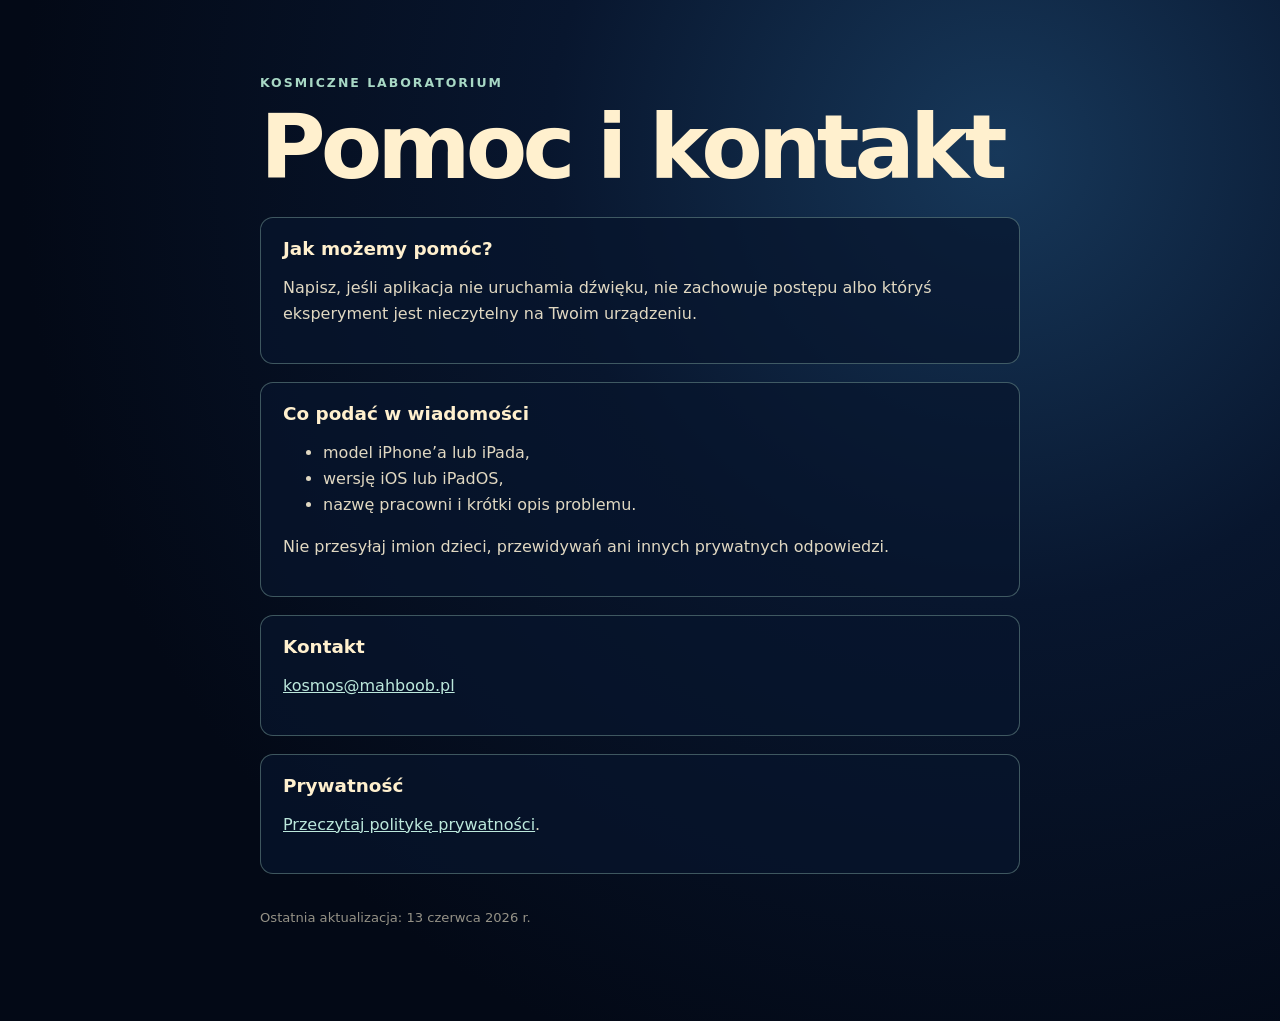
<file: support/index.html>
<!doctype html>
<html lang="pl">
  <head>
    <meta charset="UTF-8" />
    <meta name="viewport" content="width=device-width, initial-scale=1" />
    <meta name="color-scheme" content="dark" />
    <title>Pomoc i kontakt — Kosmiczne Laboratorium</title>
    <style>
      :root { color: #fff0ce; background: #061127; font-family: ui-rounded, "Arial Rounded MT Bold", system-ui, sans-serif; }
      * { box-sizing: border-box; }
      body { min-height: 100vh; margin: 0; background: radial-gradient(circle at 78% 15%, #17385a 0, #08162e 34%, #030916 74%); }
      main { width: min(760px, calc(100% - 32px)); margin: 0 auto; padding: 72px 0 96px; }
      .eyebrow { color: #a8d8c5; font-size: .78rem; font-weight: 900; letter-spacing: .16em; text-transform: uppercase; }
      h1 { margin: 14px 0 28px; font-size: clamp(2.7rem, 8vw, 5.6rem); line-height: .94; letter-spacing: -.055em; }
      section { margin: 18px 0; padding: 20px 22px; border: 1px solid rgba(168,216,197,.35); border-radius: 13px; background: rgba(8,22,45,.72); }
      h2 { margin: 0 0 10px; font-size: 1.15rem; }
      p, li { color: rgba(255,244,215,.88); line-height: 1.62; }
      a { color: #bce8dc; }
      footer { margin-top: 36px; color: rgba(255,244,215,.58); font-size: .82rem; }
    </style>
  </head>
  <body>
    <main>
      <span class="eyebrow">Kosmiczne Laboratorium</span>
      <h1>Pomoc i kontakt</h1>
      <section>
        <h2>Jak możemy pomóc?</h2>
        <p>Napisz, jeśli aplikacja nie uruchamia dźwięku, nie zachowuje postępu albo któryś eksperyment jest nieczytelny na Twoim urządzeniu.</p>
      </section>
      <section>
        <h2>Co podać w wiadomości</h2>
        <ul>
          <li>model iPhone’a lub iPada,</li>
          <li>wersję iOS lub iPadOS,</li>
          <li>nazwę pracowni i krótki opis problemu.</li>
        </ul>
        <p>Nie przesyłaj imion dzieci, przewidywań ani innych prywatnych odpowiedzi.</p>
      </section>
      <section>
        <h2>Kontakt</h2>
        <p><a href="mailto:kosmos@mahboob.pl">kosmos@mahboob.pl</a></p>
      </section>
      <section>
        <h2>Prywatność</h2>
        <p><a href="../privacy/">Przeczytaj politykę prywatności</a>.</p>
      </section>
      <footer>Ostatnia aktualizacja: 13 czerwca 2026 r.</footer>
    </main>
  </body>
</html>
</file>
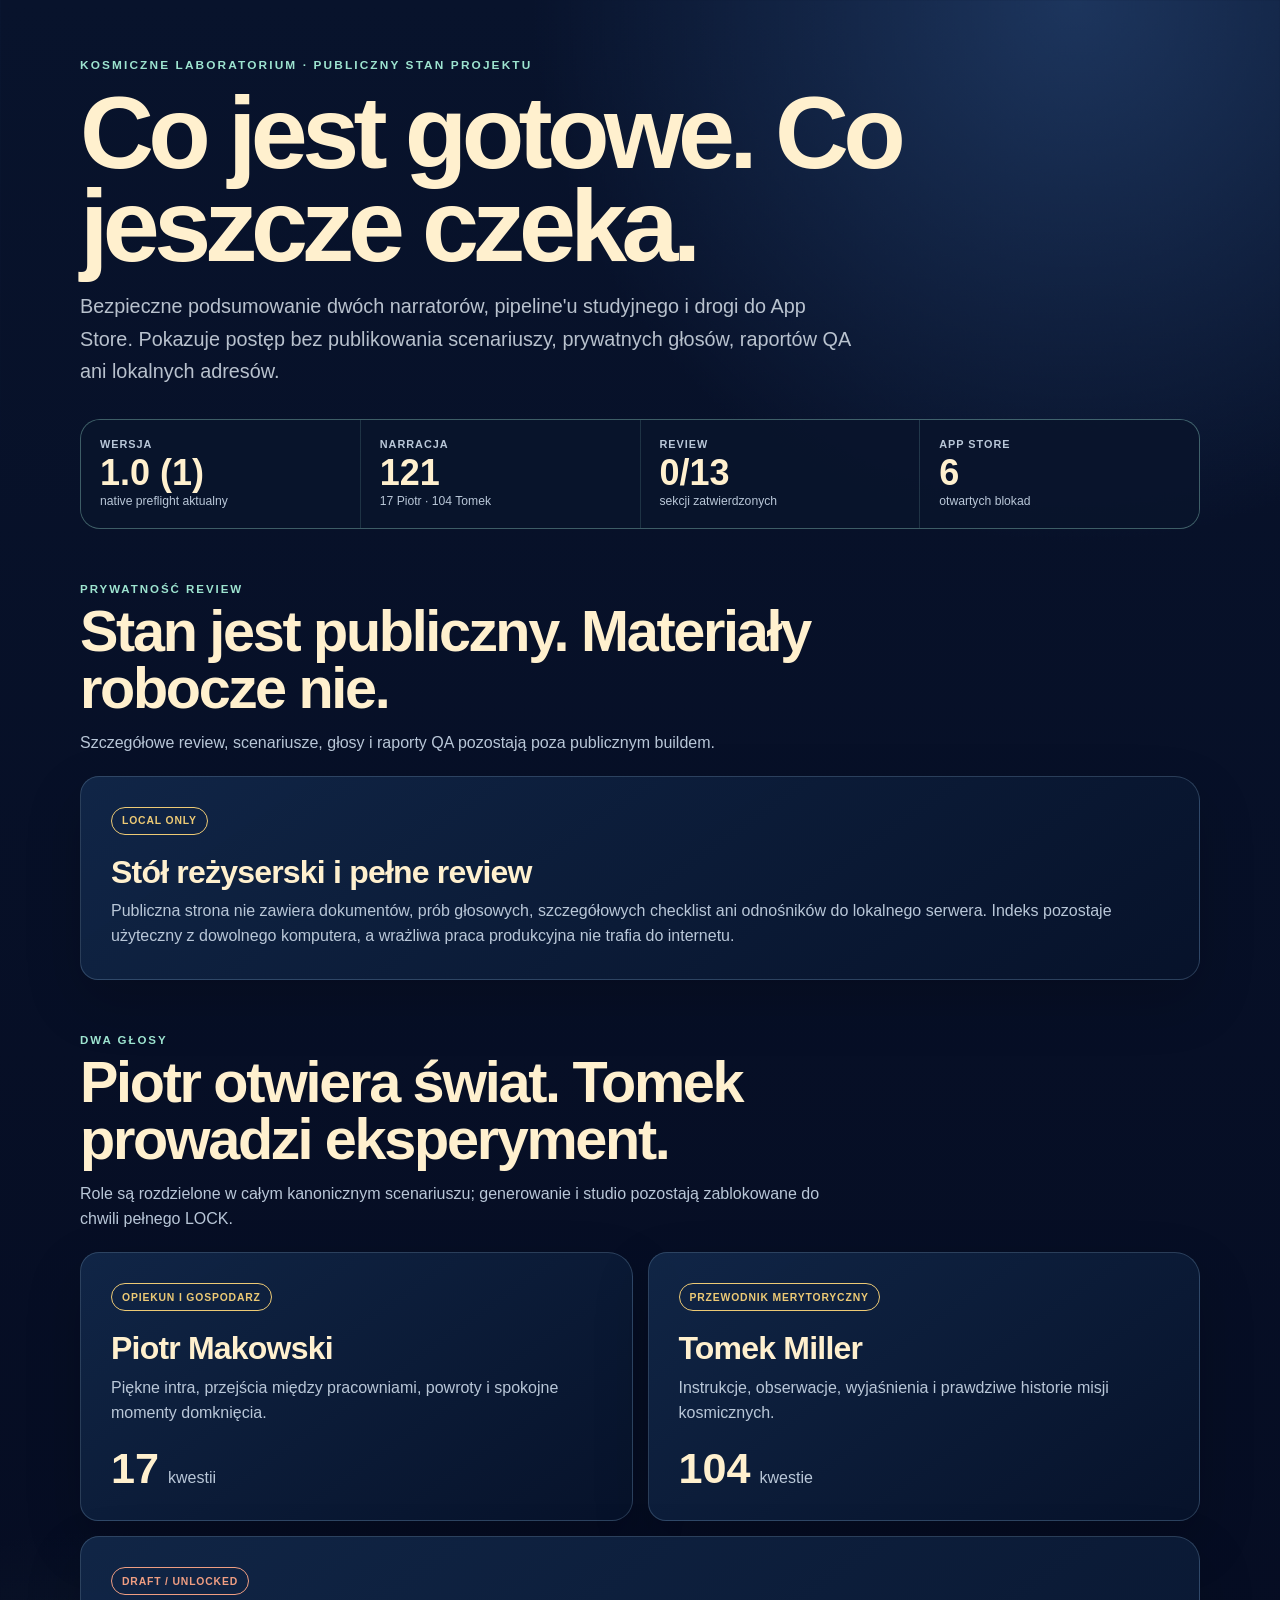
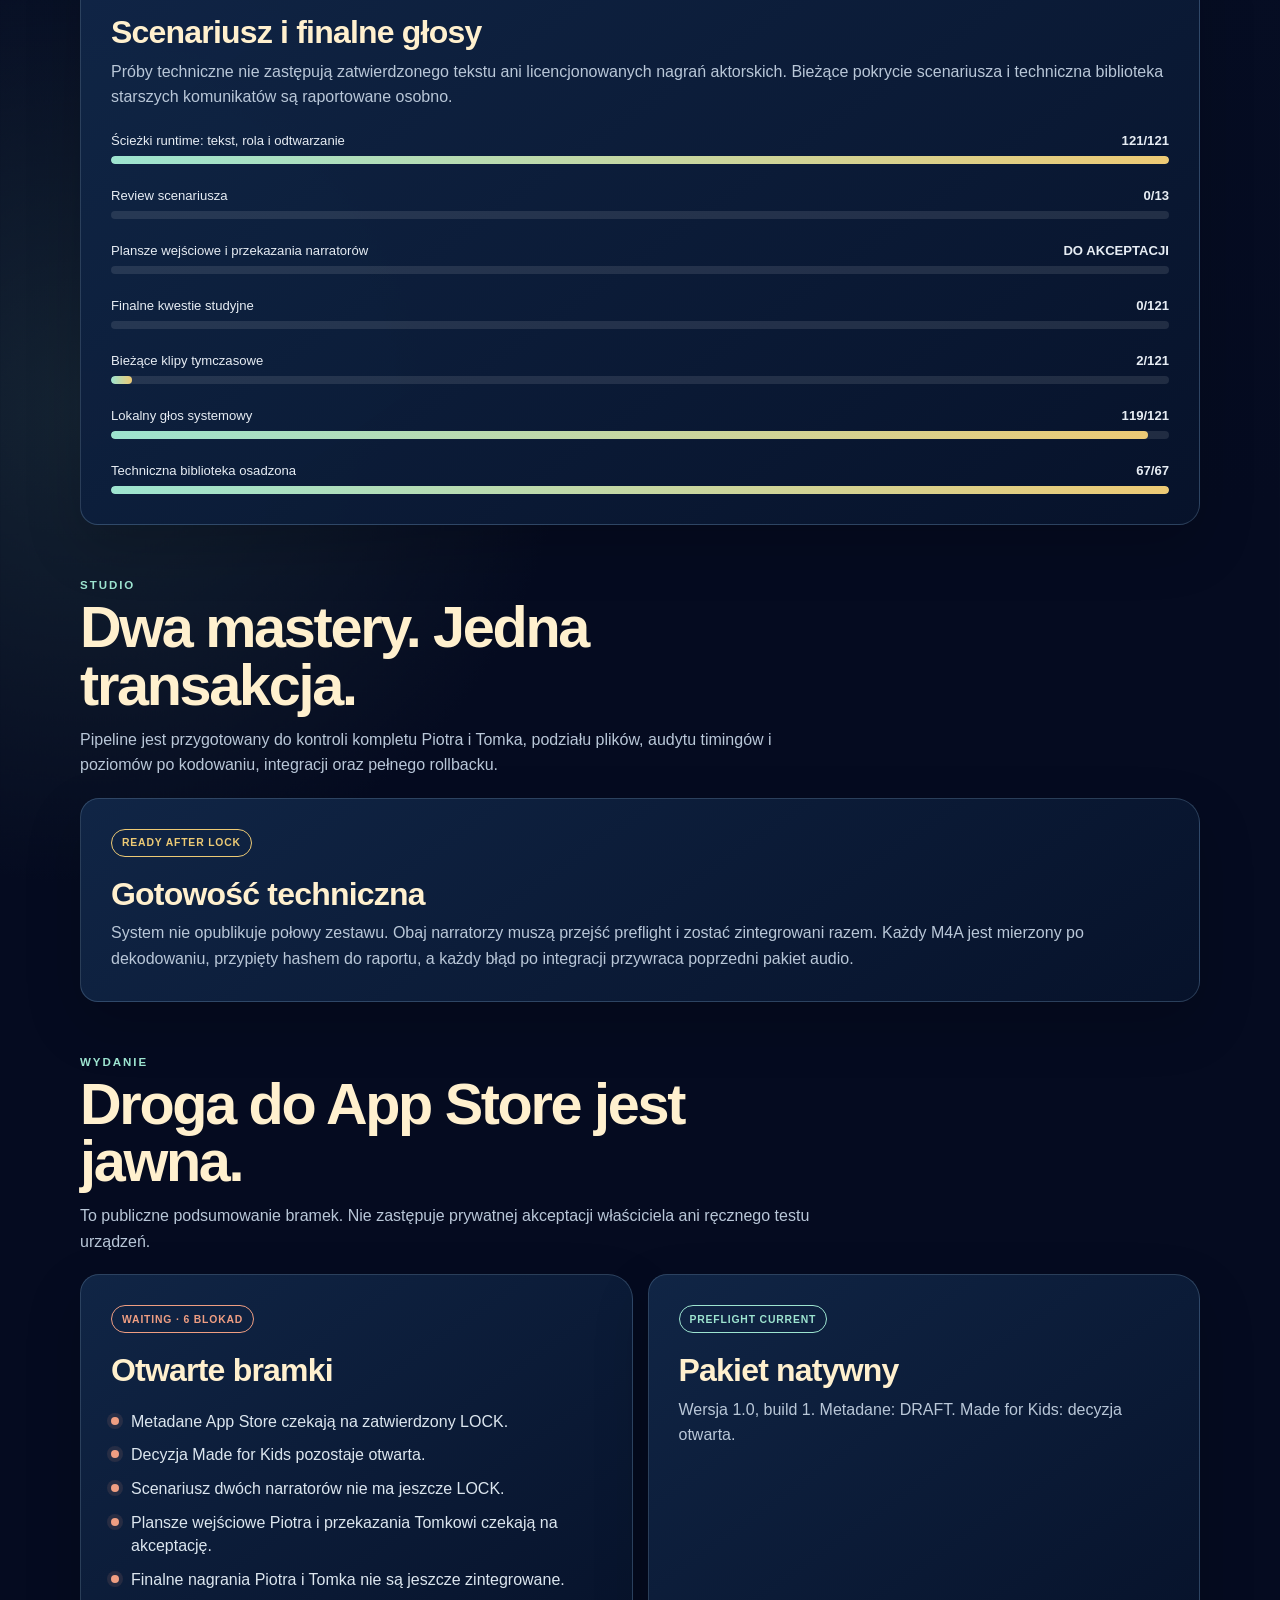
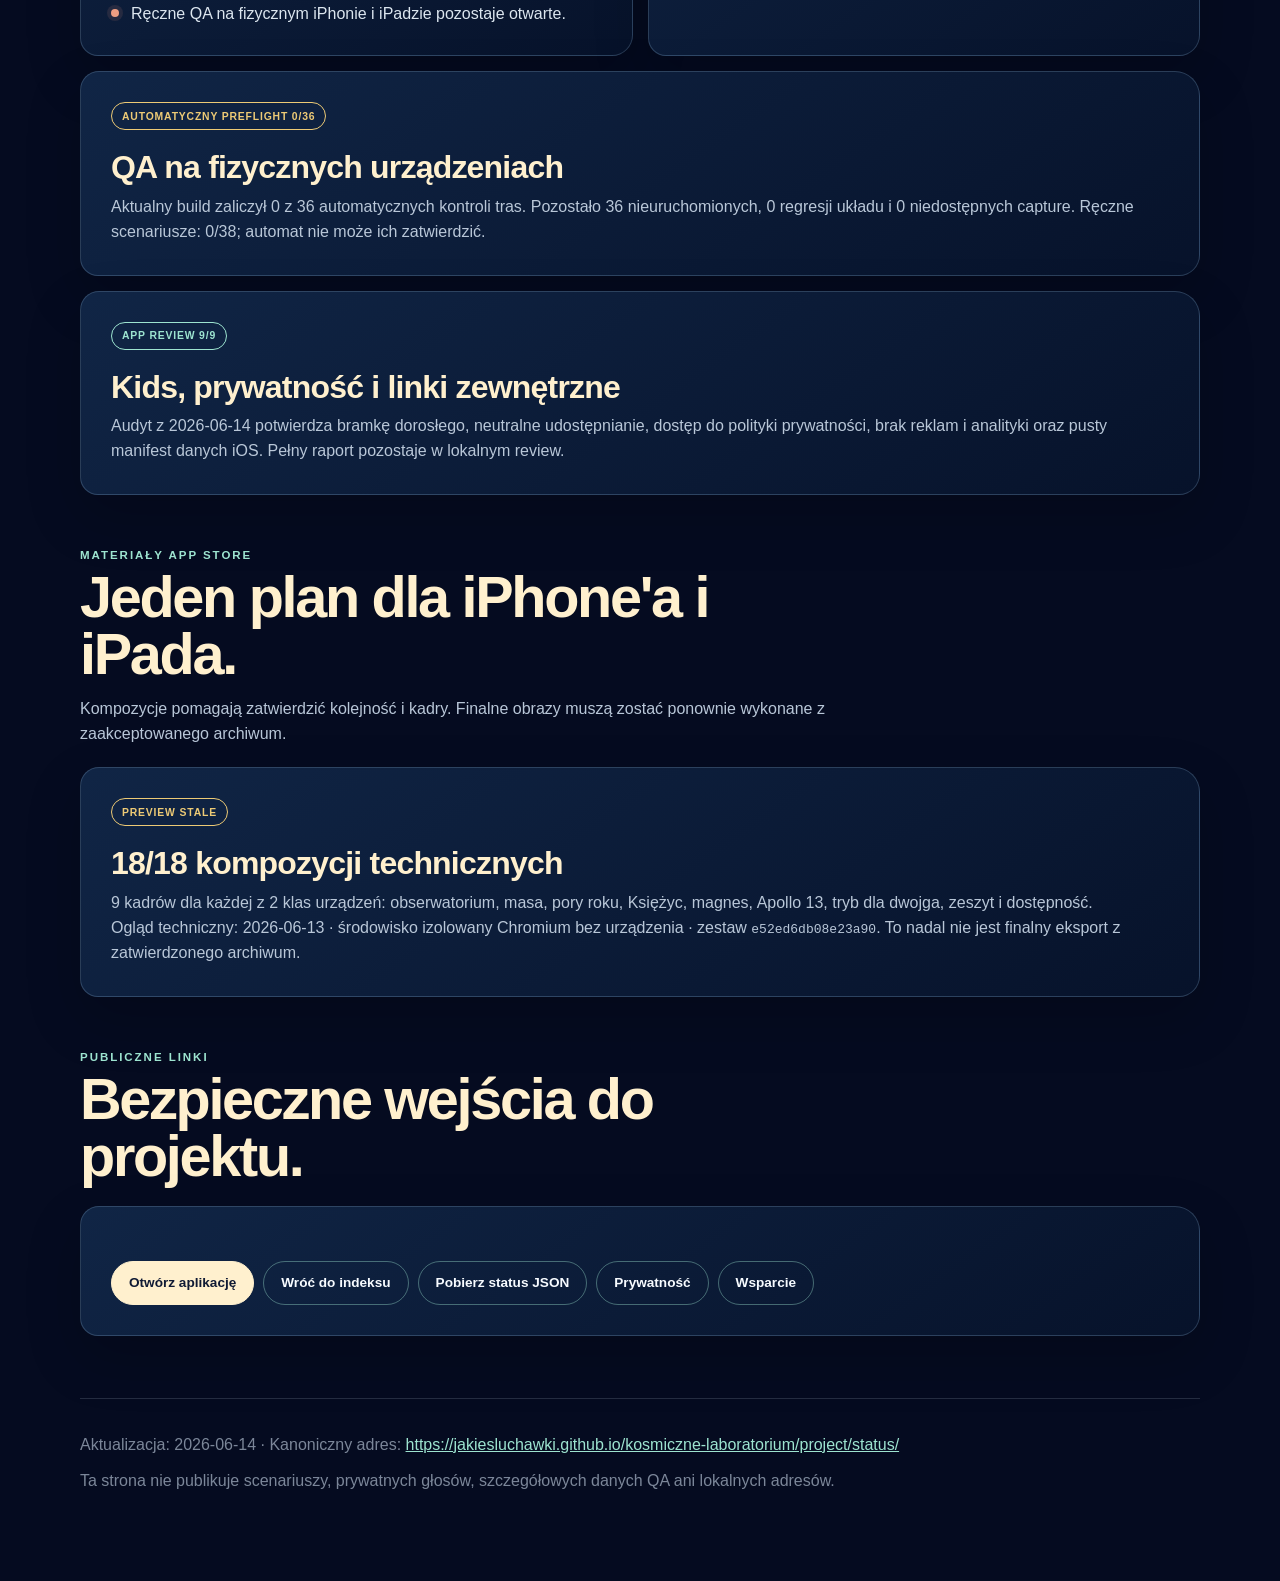
<file: project/status/index.html>
<!doctype html>
<html lang="pl">
<head>
  <meta charset="utf-8">
  <meta name="viewport" content="width=device-width, initial-scale=1">
  <meta name="robots" content="index, follow">
  <meta name="description" content="Bezpieczny publiczny stan narracji, studia i gotowości App Store Kosmicznego Laboratorium.">
  <link rel="canonical" href="https://jakiesluchawki.github.io/kosmiczne-laboratorium/project/status/">
  <title>Kosmiczne Laboratorium - stan projektu</title>
  <style>
    :root {
      color-scheme: dark;
      --night: #050b20;
      --paper: #fff0ce;
      --muted: #b9c7d8;
      --mint: #9de4d0;
      --gold: #edca75;
      --coral: #ef9e82;
      font-family: "Avenir Next", "Nunito", -apple-system, BlinkMacSystemFont, "Segoe UI", sans-serif;
    }
    * { box-sizing: border-box; }
    html { background: var(--night); }
    body {
      margin: 0;
      min-height: 100vh;
      background:
        radial-gradient(circle at 84% 0%, rgba(49, 87, 142, .5), transparent 34rem),
        radial-gradient(circle at 7% 42%, rgba(83, 132, 124, .2), transparent 30rem),
        linear-gradient(180deg, #08132c, var(--night) 44%);
      color: var(--paper);
    }
    a { color: inherit; }
    main { width: min(1120px, calc(100% - 32px)); margin: 0 auto; padding: 58px 0 88px; }
    .eyebrow {
      margin: 0;
      color: var(--mint);
      font-size: .74rem;
      font-weight: 900;
      letter-spacing: .18em;
      text-transform: uppercase;
    }
    h1 {
      max-width: 900px;
      margin: 14px 0 18px;
      font-size: clamp(3rem, 8vw, 6.6rem);
      line-height: .91;
      letter-spacing: -.055em;
    }
    .lead {
      max-width: 780px;
      margin: 0;
      color: rgba(229, 237, 246, .8);
      font-size: clamp(1.04rem, 2vw, 1.24rem);
      line-height: 1.62;
    }
    .metrics {
      display: grid;
      grid-template-columns: repeat(4, minmax(0, 1fr));
      gap: 1px;
      margin-top: 32px;
      overflow: hidden;
      border: 1px solid rgba(157, 228, 208, .24);
      border-radius: 20px;
      background: rgba(157, 228, 208, .16);
    }
    .metric { min-width: 0; padding: 18px 19px; background: rgba(7, 18, 42, .92); }
    .metric span, .metric small { display: block; color: var(--muted); }
    .metric span { font-size: .68rem; font-weight: 900; letter-spacing: .09em; text-transform: uppercase; }
    .metric strong { display: block; margin: 5px 0 2px; font-size: clamp(1.45rem, 3vw, 2.25rem); line-height: 1; }
    .metric small { font-size: .76rem; line-height: 1.4; }
    section { scroll-margin-top: 24px; padding-top: 54px; }
    .section-heading { max-width: 760px; margin-bottom: 20px; }
    .section-heading p { margin: 0 0 8px; color: var(--mint); font-size: .72rem; font-weight: 900; letter-spacing: .17em; text-transform: uppercase; }
    h2 { margin: 0; font-size: clamp(2rem, 5vw, 3.6rem); line-height: 1; letter-spacing: -.04em; }
    .section-heading div { margin-top: 12px; color: var(--muted); line-height: 1.6; }
    .grid { display: grid; grid-template-columns: repeat(2, minmax(0, 1fr)); gap: 15px; }
    .card {
      min-width: 0;
      padding: clamp(22px, 3vw, 30px);
      border: 1px solid rgba(115, 151, 181, .32);
      border-radius: 19px 25px 21px 18px;
      background: linear-gradient(145deg, rgba(17, 39, 72, .95), rgba(7, 19, 43, .96));
      box-shadow: 0 22px 55px rgba(0, 0, 0, .18);
    }
    .card.is-wide { grid-column: 1 / -1; }
    .status {
      display: inline-flex;
      min-height: 28px;
      align-items: center;
      border: 1px solid currentColor;
      border-radius: 999px;
      padding: 0 10px;
      font-size: .65rem;
      font-weight: 900;
      letter-spacing: .08em;
      text-transform: uppercase;
    }
    .status.is-live, .status.is-ready { color: var(--mint); }
    .status.is-review { color: var(--gold); }
    .status.is-waiting { color: var(--coral); }
    h3 { margin: 20px 0 9px; font-size: clamp(1.45rem, 3vw, 2rem); line-height: 1.08; letter-spacing: -.025em; }
    .card p { margin: 0; color: var(--muted); line-height: 1.58; }
    .role-count { display: flex; align-items: baseline; gap: 9px; margin-top: 22px; }
    .role-count strong { font-size: 2.7rem; line-height: 1; }
    .role-count span { color: var(--muted); }
    .progress { margin-top: 24px; }
    .progress-label { display: flex; justify-content: space-between; gap: 16px; margin-bottom: 8px; color: #e7edf4; font-size: .82rem; }
    .track { height: 8px; overflow: hidden; border-radius: 999px; background: rgba(255, 255, 255, .1); }
    .track span { display: block; width: var(--progress); height: 100%; border-radius: inherit; background: linear-gradient(90deg, var(--mint), var(--gold)); }
    ul { display: grid; gap: 10px; margin: 22px 0 0; padding: 0; list-style: none; }
    li { display: grid; grid-template-columns: 9px minmax(0, 1fr); gap: 11px; color: #dce6ef; line-height: 1.48; }
    li span { width: 8px; height: 8px; margin-top: .42em; border-radius: 50%; background: var(--coral); box-shadow: 0 0 0 4px rgba(239, 158, 130, .11); }
    .actions { display: flex; flex-wrap: wrap; gap: 9px; margin-top: 24px; }
    .actions a {
      display: inline-flex;
      min-height: 44px;
      align-items: center;
      justify-content: center;
      border: 1px solid rgba(157, 228, 208, .4);
      border-radius: 999px;
      padding: 0 17px;
      color: #f7fbff;
      font-size: .85rem;
      font-weight: 850;
      text-decoration: none;
    }
    .actions a.is-primary { border-color: var(--paper); background: var(--paper); color: #101a34; }
    .actions a:hover, .actions a:focus-visible { border-color: var(--mint); outline: 3px solid rgba(157, 228, 208, .18); outline-offset: 2px; }
    footer { margin-top: 62px; padding-top: 23px; border-top: 1px solid rgba(185, 199, 216, .18); color: rgba(185, 199, 216, .66); line-height: 1.55; }
    footer a { display: inline-block; min-height: 44px; padding: 11px 0; color: var(--mint); overflow-wrap: anywhere; }
    @media (max-width: 760px) {
      main { width: min(100% - 22px, 620px); padding-top: 38px; }
      .metrics, .grid { grid-template-columns: 1fr; }
      .card.is-wide { grid-column: auto; }
      .actions a { width: 100%; }
    }
  </style>
</head>
<body>
  <main>
    <header>
      <p class="eyebrow">KOSMICZNE LABORATORIUM · PUBLICZNY STAN PROJEKTU</p>
      <h1>Co jest gotowe. Co jeszcze czeka.</h1>
      <p class="lead">Bezpieczne podsumowanie dwóch narratorów, pipeline'u studyjnego i drogi do App Store. Pokazuje postęp bez publikowania scenariuszy, prywatnych głosów, raportów QA ani lokalnych adresów.</p>
      <div class="metrics" aria-label="Najważniejsze liczby projektu">
        <div class="metric">
    <span>Wersja</span>
    <strong>1.0 (1)</strong>
    <small>native preflight aktualny</small>
  </div>
        <div class="metric">
    <span>Narracja</span>
    <strong>121</strong>
    <small>17 Piotr · 104 Tomek</small>
  </div>
        <div class="metric">
    <span>Review</span>
    <strong>0/13</strong>
    <small>sekcji zatwierdzonych</small>
  </div>
        <div class="metric">
    <span>App Store</span>
    <strong>6</strong>
    <small>otwartych blokad</small>
  </div>
      </div>
    </header>

    <section id="review">
      <header class="section-heading">
        <p>PRYWATNOŚĆ REVIEW</p>
        <h2>Stan jest publiczny. Materiały robocze nie.</h2>
        <div>Szczegółowe review, scenariusze, głosy i raporty QA pozostają poza publicznym buildem.</div>
      </header>
      <div class="grid">
        <article class="card is-wide">
          <span class="status is-review">LOCAL ONLY</span>
          <h3>Stół reżyserski i pełne review</h3>
          <p>Publiczna strona nie zawiera dokumentów, prób głosowych, szczegółowych checklist ani odnośników do lokalnego serwera. Indeks pozostaje użyteczny z dowolnego komputera, a wrażliwa praca produkcyjna nie trafia do internetu.</p>
        </article>
      </div>
    </section>

    <section id="narration">
      <header class="section-heading">
        <p>DWA GŁOSY</p>
        <h2>Piotr otwiera świat. Tomek prowadzi eksperyment.</h2>
        <div>Role są rozdzielone w całym kanonicznym scenariuszu; generowanie i studio pozostają zablokowane do chwili pełnego LOCK.</div>
      </header>
      <div class="grid">
        <article class="card">
          <span class="status is-review">OPIEKUN I GOSPODARZ</span>
          <h3>Piotr Makowski</h3>
          <p>Piękne intra, przejścia między pracowniami, powroty i spokojne momenty domknięcia.</p>
          <div class="role-count"><strong>17</strong><span>kwestii</span></div>
        </article>
        <article class="card">
          <span class="status is-review">PRZEWODNIK MERYTORYCZNY</span>
          <h3>Tomek Miller</h3>
          <p>Instrukcje, obserwacje, wyjaśnienia i prawdziwe historie misji kosmicznych.</p>
          <div class="role-count"><strong>104</strong><span>kwestie</span></div>
        </article>
        <article class="card is-wide">
          <span class="status is-waiting">DRAFT / UNLOCKED</span>
          <h3>Scenariusz i finalne głosy</h3>
          <p>Próby techniczne nie zastępują zatwierdzonego tekstu ani licencjonowanych nagrań aktorskich. Bieżące pokrycie scenariusza i techniczna biblioteka starszych komunikatów są raportowane osobno.</p>
          <div class="progress">
            <div class="progress-label"><span>Ścieżki runtime: tekst, rola i odtwarzanie</span><strong>121/121</strong></div>
            <div class="track" aria-label="100% kwestii ma zweryfikowaną ścieżkę runtime"><span style="--progress:100%"></span></div>
          </div>
          <div class="progress">
            <div class="progress-label"><span>Review scenariusza</span><strong>0/13</strong></div>
            <div class="track" aria-label="0% zatwierdzonych sekcji"><span style="--progress:0%"></span></div>
          </div>
          <div class="progress">
            <div class="progress-label"><span>Plansze wejściowe i przekazania narratorów</span><strong>DO AKCEPTACJI</strong></div>
            <div class="track" aria-label="Plansze czekają na akceptację"><span style="--progress:0%"></span></div>
          </div>
          <div class="progress">
            <div class="progress-label"><span>Finalne kwestie studyjne</span><strong>0/121</strong></div>
            <div class="track" aria-label="0% finalnych kwestii"><span style="--progress:0%"></span></div>
          </div>
          <div class="progress">
            <div class="progress-label"><span>Bieżące klipy tymczasowe</span><strong>2/121</strong></div>
            <div class="track" aria-label="2% bieżących kwestii ma tymczasowy klip"><span style="--progress:2%"></span></div>
          </div>
          <div class="progress">
            <div class="progress-label"><span>Lokalny głos systemowy</span><strong>119/121</strong></div>
            <div class="track" aria-label="98% bieżących kwestii korzysta z lokalnego głosu systemowego"><span style="--progress:98%"></span></div>
          </div>
          <div class="progress">
            <div class="progress-label"><span>Techniczna biblioteka osadzona</span><strong>67/67</strong></div>
            <div class="track" aria-label="67 z 67 plików technicznej biblioteki audio przechodzi kontrolę odtwarzania"><span style="--progress:100%"></span></div>
          </div>
        </article>
      </div>
    </section>

    <section id="studio">
      <header class="section-heading">
        <p>STUDIO</p>
        <h2>Dwa mastery. Jedna transakcja.</h2>
        <div>Pipeline jest przygotowany do kontroli kompletu Piotra i Tomka, podziału plików, audytu timingów i poziomów po kodowaniu, integracji oraz pełnego rollbacku.</div>
      </header>
      <div class="grid">
        <article class="card is-wide">
          <span class="status is-review">READY AFTER LOCK</span>
          <h3>Gotowość techniczna</h3>
          <p>System nie opublikuje połowy zestawu. Obaj narratorzy muszą przejść preflight i zostać zintegrowani razem. Każdy M4A jest mierzony po dekodowaniu, przypięty hashem do raportu, a każdy błąd po integracji przywraca poprzedni pakiet audio.</p>
        </article>
      </div>
    </section>

    <section id="app-store">
      <header class="section-heading">
        <p>WYDANIE</p>
        <h2>Droga do App Store jest jawna.</h2>
        <div>To publiczne podsumowanie bramek. Nie zastępuje prywatnej akceptacji właściciela ani ręcznego testu urządzeń.</div>
      </header>
      <div class="grid">
        <article class="card">
          <span class="status is-waiting">WAITING · 6 BLOKAD</span>
          <h3>Otwarte bramki</h3>
          <ul><li><span aria-hidden="true"></span>Metadane App Store czekają na zatwierdzony LOCK.</li><li><span aria-hidden="true"></span>Decyzja Made for Kids pozostaje otwarta.</li><li><span aria-hidden="true"></span>Scenariusz dwóch narratorów nie ma jeszcze LOCK.</li><li><span aria-hidden="true"></span>Plansze wejściowe Piotra i przekazania Tomkowi czekają na akceptację.</li><li><span aria-hidden="true"></span>Finalne nagrania Piotra i Tomka nie są jeszcze zintegrowane.</li><li><span aria-hidden="true"></span>Ręczne QA na fizycznym iPhonie i iPadzie pozostaje otwarte.</li></ul>
        </article>
        <article class="card">
          <span class="status is-ready">PREFLIGHT CURRENT</span>
          <h3>Pakiet natywny</h3>
          <p>Wersja 1.0, build 1. Metadane: DRAFT. Made for Kids: decyzja otwarta.</p>
        </article>
        <article class="card is-wide" id="physical-qa">
          <span class="status is-review">AUTOMATYCZNY PREFLIGHT 0/36</span>
          <h3>QA na fizycznych urządzeniach</h3>
          <p>Aktualny build zaliczył 0 z 36 automatycznych kontroli tras. Pozostało 36 nieuruchomionych, 0 regresji układu i 0 niedostępnych capture. Ręczne scenariusze: 0/38; automat nie może ich zatwierdzić.</p>
        </article>
        <article class="card is-wide" id="compliance">
          <span class="status is-ready">APP REVIEW 9/9</span>
          <h3>Kids, prywatność i linki zewnętrzne</h3>
          <p>Audyt z 2026-06-14 potwierdza bramkę dorosłego, neutralne udostępnianie, dostęp do polityki prywatności, brak reklam i analityki oraz pusty manifest danych iOS. Pełny raport pozostaje w lokalnym review.</p>
        </article>
      </div>
    </section>

    <section id="screenshots">
      <header class="section-heading">
        <p>MATERIAŁY APP STORE</p>
        <h2>Jeden plan dla iPhone'a i iPada.</h2>
        <div>Kompozycje pomagają zatwierdzić kolejność i kadry. Finalne obrazy muszą zostać ponownie wykonane z zaakceptowanego archiwum.</div>
      </header>
      <div class="grid">
        <article class="card is-wide">
          <span class="status is-review">PREVIEW STALE</span>
          <h3>18/18 kompozycji technicznych</h3>
          <p>9 kadrów dla każdej z 2 klas urządzeń: obserwatorium, masa, pory roku, Księżyc, magnes, Apollo 13, tryb dla dwojga, zeszyt i dostępność.</p>
          <p>Ogląd techniczny: 2026-06-13 · środowisko izolowany Chromium bez urządzenia · zestaw <code>e52ed6db08e23a90</code>. To nadal nie jest finalny eksport z zatwierdzonego archiwum.</p>
        </article>
      </div>
    </section>

    <section id="links">
      <header class="section-heading">
        <p>PUBLICZNE LINKI</p>
        <h2>Bezpieczne wejścia do projektu.</h2>
      </header>
      <div class="grid">
        <article class="card is-wide">
          <div class="actions">
            <a class="is-primary" href="https://jakiesluchawki.github.io/kosmiczne-laboratorium/">Otwórz aplikację</a>
            <a href="https://jakiesluchawki.github.io/kosmiczne-laboratorium/project/">Wróć do indeksu</a>
            <a href="https://jakiesluchawki.github.io/kosmiczne-laboratorium/project/status/public-status.json">Pobierz status JSON</a>
            <a href="https://jakiesluchawki.github.io/kosmiczne-laboratorium/privacy/">Prywatność</a>
            <a href="https://jakiesluchawki.github.io/kosmiczne-laboratorium/support/">Wsparcie</a>
          </div>
        </article>
      </div>
    </section>

    <footer>
      Aktualizacja: 2026-06-14 · Kanoniczny adres:
      <a href="https://jakiesluchawki.github.io/kosmiczne-laboratorium/project/status/">https://jakiesluchawki.github.io/kosmiczne-laboratorium/project/status/</a><br>
      Ta strona nie publikuje scenariuszy, prywatnych głosów, szczegółowych danych QA ani lokalnych adresów.
    </footer>
  </main>
</body>
</html>
</file>
<file: assets/index-CxYYQol9.css>
.gravity-assist-lab{grid-column:1 / -1;width:100%;max-width:100%;min-width:0;scroll-margin-top:calc(env(safe-area-inset-top) + 12px);margin-top:1.1rem;padding:clamp(1rem,2.4vw,1.7rem);overflow:hidden;border:1px solid rgba(191,184,255,.38);border-radius:30px;background:#171442;box-shadow:0 24px 60px #05062052;color:#fffdf2}.gravity-assist-heading{display:grid;grid-template-columns:minmax(0,1fr) minmax(240px,.42fr);gap:1rem;align-items:end}.gravity-assist-mobile-acts,.gravity-assist-mobile-selection,.gravity-assist-mobile-next,.gravity-assist-mobile-back{display:none}.gravity-assist-heading>*,.gravity-assist-layout>*,.gravity-assist-missions>*{min-width:0}.gravity-assist-heading h2{margin:.2rem 0 .45rem;max-width:760px;font-size:clamp(1.8rem,4vw,3.35rem);line-height:.98}.gravity-assist-heading p{margin:0;max-width:720px;color:#fffdf2c4;line-height:1.55}.gravity-assist-fact{display:grid;gap:.35rem;padding:.9rem 1rem;border:1px solid rgba(255,224,118,.42);border-radius:18px;background:#ffe0761a}.gravity-assist-fact strong{color:#ffe076;font-size:.72rem;letter-spacing:.12em;text-transform:uppercase}.gravity-assist-fact span{font-size:.92rem;line-height:1.42}.gravity-assist-missions{display:grid;grid-template-columns:repeat(3,minmax(0,1fr));gap:.7rem;margin:1.2rem 0 .8rem}.gravity-assist-missions button{min-height:82px;display:grid;grid-template-columns:94px minmax(0,1fr);gap:.65rem;align-items:center;padding:.55rem .8rem;border:1px solid rgba(191,184,255,.32);border-radius:18px;background:#221d58;color:#fffdf2;text-align:left;cursor:pointer}.gravity-assist-missions button:hover,.gravity-assist-missions button:focus-visible{border-color:#ffe076}.gravity-assist-missions button.is-selected{border-color:#ffe076;background:#332753;box-shadow:inset 0 0 0 2px #ffe0762e}.gravity-assist-missions img{width:94px;height:62px;object-fit:contain}.gravity-assist-missions span{min-width:0;display:grid;gap:.2rem}.gravity-assist-missions strong{font-size:1rem}.gravity-assist-missions small{color:#fffdf2a6;font-size:.75rem}.gravity-assist-layout{display:grid;grid-template-columns:minmax(0,1.55fr) minmax(280px,.72fr);gap:.85rem}.gravity-assist-scene{position:relative;width:100%;min-width:0;align-self:start;aspect-ratio:16 / 9;overflow:hidden;border:1px solid rgba(191,184,255,.44);border-radius:26px;background:#090d2a;isolation:isolate}.gravity-assist-occlusion-qa{display:grid;gap:.75rem;padding:clamp(.65rem,2vw,1rem);border:1px solid rgba(232,218,177,.42);border-radius:18px;background:linear-gradient(145deg,#1d1948f5,#060d23fa),#090d2a;box-shadow:0 18px 42px #01051257}.painterly-playground-lab .gravity-assist-lab.gravity-assist-occlusion-qa{background:linear-gradient(145deg,#1d1948f5,#060d23fa),#090d2a}.gravity-assist-occlusion-qa>header{display:grid;gap:.15rem}.gravity-assist-occlusion-qa>header span{color:#9fd4c5;font-size:.66rem;font-weight:900;letter-spacing:.09em;text-transform:uppercase}.gravity-assist-occlusion-qa>header h2{margin:0;color:#fff8df;font-size:clamp(1.2rem,3vw,1.75rem);line-height:1.05}.gravity-assist-occlusion-qa-grid{display:grid;grid-template-columns:repeat(4,minmax(0,1fr));gap:clamp(.45rem,1.4vw,.8rem)}.gravity-assist-occlusion-qa-grid article{min-width:0;display:grid;align-content:start;gap:.35rem}.gravity-assist-occlusion-qa-label{min-width:0;display:grid;gap:.08rem}.gravity-assist-occlusion-qa-label strong{color:#fff8df;font-size:clamp(.68rem,1.45vw,.82rem);line-height:1.12}.gravity-assist-occlusion-qa-label span{color:#fff8df94;font-size:.61rem;font-weight:800}.gravity-assist-occlusion-qa .gravity-assist-scene{min-height:0;aspect-ratio:5 / 4;border-radius:12px 16px 13px 15px}.painterly-playground-lab .gravity-assist-occlusion-qa .gravity-assist-scene.is-galileo{aspect-ratio:5 / 4}.gravity-assist-occlusion-qa .gravity-assist-stage-label,.gravity-assist-occlusion-qa .gravity-assist-year-bridge{display:none}.gravity-assist-world{position:absolute;top:0;right:0;bottom:0;left:0;z-index:0;overflow:hidden;transform:translate(var(--camera-x, 0),var(--camera-y, 0)) scale(var(--camera-scale, 1));transform-origin:var(--camera-origin-x, 50%) var(--camera-origin-y, 50%);transition:transform .72s cubic-bezier(.22,.74,.22,1);will-change:transform}.gravity-assist-world.is-moving{transition:none}.gravity-assist-background{position:absolute;top:0;right:0;bottom:0;left:0;width:100%;height:100%;object-fit:cover;z-index:0}.gravity-assist-route{position:absolute;top:0;right:0;bottom:0;left:0;width:100%;height:100%;z-index:2}.gravity-assist-body{position:absolute;left:var(--body-x);top:var(--body-y);width:var(--body-width);aspect-ratio:1;z-index:7;pointer-events:none;transform:translate(-50%,-50%);isolation:isolate}.gravity-assist-body-atmosphere{position:absolute;top:9%;right:9%;bottom:9%;left:9%;z-index:0;border-radius:50%;background:#fff4d029;box-shadow:0 0 calc(16px + 18px * var(--encounter-emphasis, 0)) rgba(255,224,118,calc(.13 + .13 * var(--encounter-emphasis, 0))),0 14px 26px #00000057;filter:blur(7px);transform:scale(.84)}.gravity-assist-body-art{position:relative;z-index:1;width:100%;height:100%;display:block;object-fit:contain;opacity:1;visibility:visible;filter:drop-shadow(0 14px 22px rgba(0,0,0,.34)) drop-shadow(0 0 calc(2px + 7px * var(--encounter-emphasis, 0)) rgba(255,244,208,calc(.04 + .12 * var(--encounter-emphasis, 0))))}.gravity-assist-body-art.is-encountered{filter:drop-shadow(0 15px 24px rgba(0,0,0,.4)) drop-shadow(0 0 calc(7px + 8px * var(--encounter-emphasis, 0)) rgba(255,244,208,calc(.1 + .14 * var(--encounter-emphasis, 0))))}.gravity-assist-craft{position:absolute;z-index:8;width:14%;max-height:22%;object-fit:contain;filter:drop-shadow(0 10px 13px rgba(0,0,0,.48));transition:left .42s ease,top .42s ease,transform .42s ease;will-change:left,top,transform}.gravity-assist-scene.is-voyager2 .gravity-assist-craft{width:12%}.gravity-assist-scene.is-apollo13 .gravity-assist-craft{width:15%}.gravity-assist-scene.is-galileo .gravity-assist-craft{width:9%;max-height:16%}.gravity-assist-craft.is-flying{transition:none}.gravity-assist-craft.is-behind-body{z-index:5}.gravity-assist-stage-label{position:absolute;left:1rem;bottom:1rem;z-index:10;display:grid;max-width:min(72%,460px);gap:.2rem;padding:.72rem .9rem;border:1px solid rgba(255,255,255,.3);border-radius:14px;background:#0a0a2ed6;box-shadow:0 10px 28px #00000042;animation:gravity-assist-copy-arrive .36s ease both}.gravity-assist-year-bridge{position:absolute;left:50%;top:.8rem;z-index:9;width:min(66%,500px);display:grid;grid-template-columns:auto minmax(32px,1fr) auto minmax(32px,1fr) auto;gap:.45rem;align-items:center;color:#fff8ddc7;font-size:.64rem;font-weight:900;letter-spacing:.08em;text-shadow:0 2px 8px rgba(2,8,24,.9);text-transform:uppercase;opacity:0;transform:translate(-50%,-8px);transition:opacity .28s ease,transform .42s ease;pointer-events:none}.gravity-assist-year-bridge.is-visible{opacity:1;transform:translate(-50%)}.gravity-assist-year-bridge strong{color:#fff3c7;font-size:.68rem;text-align:center;white-space:nowrap;animation:gravity-assist-copy-arrive .36s ease both}.gravity-assist-bridge-year{display:grid;gap:1px;line-height:1}.gravity-assist-bridge-year b{color:#fff3c7;font-size:.7rem}.gravity-assist-bridge-year small{color:#fff8dd8f;font-size:.5rem;letter-spacing:.05em}.gravity-assist-year-bridge.is-first .gravity-assist-bridge-year:first-child b,.gravity-assist-year-bridge.is-outbound .gravity-assist-bridge-year:first-child b,.gravity-assist-year-bridge.is-loop .gravity-assist-bridge-year:first-child b{color:#9fd4c5}.gravity-assist-year-bridge.is-return .gravity-assist-bridge-year:last-child b,.gravity-assist-year-bridge.is-second .gravity-assist-bridge-year:last-child b{color:#ff9278}.gravity-assist-year-bridge>i{position:relative;height:2px;overflow:hidden;border-radius:999px;background:#fff8dd33}.gravity-assist-year-bridge>i>b{position:absolute;inset:0 auto 0 0;width:var(--loop-outbound, 0%);border-radius:inherit;background:#ff9278;box-shadow:0 0 10px #ff9278b3}.gravity-assist-year-bridge>i:nth-of-type(2)>b{width:var(--loop-return, 0%)}.gravity-assist-stage-label span{color:#ffe076;font-size:.68rem;font-weight:800;letter-spacing:.1em;text-transform:uppercase}.gravity-assist-stage-label strong{font-size:clamp(.9rem,1.8vw,1.16rem)}.gravity-assist-story{min-width:0;display:grid;align-content:start;gap:.7rem;padding:.9rem;border:1px solid rgba(191,184,255,.34);border-radius:26px;background:#211c53}.gravity-assist-prediction,.gravity-assist-explanation,.gravity-assist-truth{display:grid;gap:.34rem;padding:.8rem;border-radius:17px;background:#080b2b7a}.gravity-assist-prediction>span,.gravity-assist-explanation>span{color:#8de8c3;font-size:.68rem;font-weight:800;letter-spacing:.09em;text-transform:uppercase}.gravity-assist-prediction strong,.gravity-assist-explanation strong,.gravity-assist-truth strong{font-size:1rem}.gravity-assist-prediction p,.gravity-assist-explanation p,.gravity-assist-truth p{margin:0;color:#fffdf2c7;font-size:.88rem;line-height:1.48}.gravity-assist-actions{display:grid;grid-template-columns:1fr;gap:.5rem}.gravity-assist-actions button,.gravity-assist-step-controls button{min-height:46px;border:1px solid rgba(255,255,255,.2);border-radius:14px;font:inherit;font-weight:800;cursor:pointer}.gravity-assist-primary{background:#ffe076;color:#221844}.gravity-assist-listen,.gravity-assist-step-controls button{background:#6fdfba;color:#15233c}.gravity-assist-step-controls{display:grid;grid-template-columns:1fr 1fr;gap:.5rem}.gravity-assist-step-controls button:disabled{opacity:.42;cursor:default}.gravity-assist-source-note{color:#fffdf2a8;font-size:.76rem;font-weight:700;line-height:1.4}.gravity-assist-source-button{width:fit-content;min-height:42px;margin-top:.25rem;padding:.55rem .72rem;border:1px solid rgba(255,224,118,.42);border-radius:12px;color:#ffe076;background:#080b2b99;font-size:.8rem;font-weight:800;cursor:pointer}.gravity-assist-timeline{display:grid;grid-template-columns:repeat(var(--gravity-stage-count, 6),minmax(120px,1fr));gap:.55rem;margin-top:.85rem;overflow-x:auto;padding-bottom:.2rem}.gravity-assist-timeline button{min-width:132px;min-height:72px;display:grid;grid-template-columns:28px minmax(0,1fr);gap:.5rem;align-items:center;padding:.6rem;border:1px solid rgba(191,184,255,.3);border-radius:15px;background:#221d58;color:#fffdf2;text-align:left;cursor:pointer}.gravity-assist-timeline button.is-current{border-color:#ffe076;background:#362a59}.gravity-assist-timeline>button>span:first-child{width:28px;height:28px;display:grid;place-items:center;border-radius:50%;background:#ffe076;color:#261b49;font-size:.78rem;font-weight:900}.gravity-assist-timeline-copy{width:auto;height:auto;min-width:0;display:grid;place-items:initial;gap:.12rem;border-radius:0;color:inherit;background:transparent;text-align:left}.gravity-assist-timeline strong{font-size:.78rem;line-height:1.2}.gravity-assist-timeline-copy small{color:#fffdf29e;font-size:.65rem;line-height:1.2}.gravity-assist-progress{height:8px;margin-top:.7rem;overflow:hidden;border-radius:999px;background:#ffffff24}.gravity-assist-progress span{display:block;height:100%;border-radius:inherit;background:#ffe076;transition:width .18s linear}.galileo-time-navigator{display:grid;grid-template-columns:minmax(210px,.7fr) minmax(0,1.3fr);gap:.9rem 1.1rem;margin-top:.9rem;padding:1rem;border:1px solid rgba(255,146,120,.38);border-radius:24px;background:linear-gradient(135deg,rgba(255,146,120,.1),transparent 48%),#0b0d31b8}.galileo-time-heading{display:grid;align-content:center;gap:.28rem}.galileo-time-heading>span{color:#ff9278;font-size:.68rem;font-weight:900;letter-spacing:.11em;text-transform:uppercase}.galileo-time-heading strong{font-size:clamp(1rem,2vw,1.28rem);line-height:1.12}.galileo-time-heading p{margin:0;color:#fffdf2b8;font-size:.82rem;line-height:1.42}.galileo-time-control{min-width:0;display:grid;align-content:center;gap:.48rem}.galileo-time-control output{display:flex;min-width:0;gap:.55rem;align-items:baseline;color:#fffdf2d1}.galileo-time-control output span{flex:0 0 auto;color:#ffb19f;font-size:.72rem;font-weight:900;letter-spacing:.06em;text-transform:uppercase}.galileo-time-control output strong{min-width:0;overflow:hidden;font-size:.9rem;text-overflow:ellipsis;white-space:nowrap}.galileo-time-control input[type=range]{width:100%;height:36px;margin:0;accent-color:#ff9278;cursor:grab}.galileo-time-control input[type=range]:active{cursor:grabbing}.galileo-time-control input[type=range]::-webkit-slider-runnable-track{height:8px;border:1px solid rgba(255,244,208,.34);border-radius:999px;background:linear-gradient(90deg,#ff9278 0 var(--galileo-progress),rgba(255,253,242,.18) var(--galileo-progress) 100%)}.galileo-time-control input[type=range]::-webkit-slider-thumb{width:30px;height:30px;margin-top:-12px;border:3px solid #fff3c7;border-radius:50%;background:#ff9278;box-shadow:0 4px 16px #0208188f;-webkit-appearance:none}.galileo-time-control input[type=range]::-moz-range-track{height:8px;border:1px solid rgba(255,244,208,.34);border-radius:999px;background:linear-gradient(90deg,#ff9278 0 var(--galileo-progress),rgba(255,253,242,.18) var(--galileo-progress) 100%)}.galileo-time-control input[type=range]::-moz-range-thumb{width:26px;height:26px;border:3px solid #fff3c7;border-radius:50%;background:#ff9278;box-shadow:0 4px 16px #0208188f}.galileo-time-track{position:relative;display:grid;grid-template-columns:repeat(5,1fr);gap:.3rem;color:#fffdf28f;font-size:.62rem;font-weight:800;letter-spacing:.04em;text-align:center;text-transform:uppercase}.galileo-time-track:after{position:absolute;left:46%;right:24%;top:50%;z-index:-1;height:1px;background:linear-gradient(90deg,#9fd4c533,#ff9278b8);content:""}.galileo-time-track span:nth-child(3){color:#aee5d4}.galileo-time-track span:nth-child(4){color:#ffb19f}.galileo-time-track span:first-child{text-align:left}.galileo-time-track span:last-child{text-align:right}.galileo-time-stops{grid-column:1 / -1;display:grid;grid-template-columns:repeat(5,minmax(112px,1fr));gap:.5rem;overflow-x:auto;padding-bottom:.15rem}.galileo-time-stops button{min-width:112px;min-height:68px;display:grid;grid-template-columns:25px minmax(0,1fr);gap:.15rem .45rem;align-content:center;padding:.55rem;border:1px solid rgba(191,184,255,.27);border-radius:14px;color:#fffdf2;background:#221d58c7;text-align:left;cursor:pointer}.galileo-time-stops button.is-current{border-color:#ff9278;background:#4e2b4eeb;box-shadow:inset 0 0 0 2px #ff92781f}.galileo-time-stops button>span{width:25px;height:25px;display:grid;grid-row:1 / span 2;place-items:center;border-radius:50%;color:#271b46;background:#ff9278;font-size:.7rem;font-weight:900}.galileo-time-stops strong{min-width:0;font-size:.75rem;line-height:1.16}.galileo-time-stops small{color:#fffdf294;font-size:.61rem;line-height:1.15}.gravity-assist-lab.is-galileo>.gravity-assist-progress{display:none}@keyframes gravity-assist-copy-arrive{0%{opacity:0;transform:translateY(6px)}}@media(max-width:980px){.gravity-assist-heading,.gravity-assist-layout,.gravity-assist-missions{grid-template-columns:1fr}.gravity-assist-missions button{grid-template-columns:110px minmax(0,1fr)}.gravity-assist-scene{min-height:350px}.galileo-time-navigator{grid-template-columns:1fr}}@media(max-width:620px){.gravity-assist-lab{padding:.8rem;border-radius:22px}.gravity-assist-heading{gap:.7rem}.gravity-assist-heading h2{max-width:100%;font-size:clamp(1.75rem,8.5vw,2.25rem);line-height:1.02;white-space:normal;overflow-wrap:anywhere;text-wrap:balance}.gravity-assist-lab:not(.mobile-act-choose) .gravity-assist-heading-copy>p,.gravity-assist-lab:not(.mobile-act-choose) .gravity-assist-model-note,.gravity-assist-lab:not(.mobile-act-choose) .gravity-assist-fact{display:none}.gravity-assist-lab:not(.mobile-act-choose) .gravity-assist-heading h2{margin-bottom:0;font-size:clamp(1.55rem,7vw,1.95rem)}.gravity-assist-mobile-acts{display:grid;grid-template-columns:repeat(3,1fr);gap:.35rem;margin:.9rem 0 .65rem}.gravity-assist-mobile-acts button{min-width:0;min-height:46px;display:grid;grid-template-columns:24px minmax(0,1fr);gap:.28rem;align-items:center;padding:.4rem .45rem;border:0;border-radius:11px;color:#fffdf2a8;background:#ffffff0f;font:inherit;text-align:left}.gravity-assist-mobile-acts button.is-current{color:#fffdf2;background:#6fdfba2e;box-shadow:inset 0 -2px #6fdfba}.gravity-assist-mobile-acts button>span{width:24px;height:24px;display:grid;place-items:center;border-radius:50%;color:#17243a;background:#fffdf28f;font-size:.68rem;font-weight:900}.gravity-assist-mobile-acts button.is-current>span{background:#6fdfba}.gravity-assist-mobile-acts strong{min-width:0;overflow:hidden;font-size:.68rem;letter-spacing:.02em;text-overflow:ellipsis}.gravity-assist-mobile-selection{min-height:58px;grid-template-columns:64px minmax(0,1fr) auto;gap:.55rem;align-items:center;margin-bottom:.7rem;padding:.35rem .45rem;border-top:1px solid rgba(255,253,242,.12);border-bottom:1px solid rgba(255,253,242,.12)}.gravity-assist-lab:not(.mobile-act-choose) .gravity-assist-mobile-selection{display:grid}.gravity-assist-mobile-selection img{width:64px;height:48px;object-fit:contain}.gravity-assist-mobile-selection>span{min-width:0;display:grid;gap:.12rem}.gravity-assist-mobile-selection small{color:#8de8c3;font-size:.58rem;font-weight:900;letter-spacing:.09em;text-transform:uppercase}.gravity-assist-mobile-selection strong{overflow:hidden;font-size:.92rem;text-overflow:ellipsis;white-space:nowrap}.gravity-assist-mobile-selection button,.gravity-assist-mobile-next,.gravity-assist-mobile-back{min-height:44px;padding:.55rem .72rem;border:0;border-radius:12px;color:#15233c;background:#6fdfba;font:inherit;font-size:.76rem;font-weight:900}.gravity-assist-mobile-next,.gravity-assist-mobile-back{width:100%}.mobile-act-choose .gravity-assist-layout,.mobile-act-choose .gravity-assist-timeline,.mobile-act-choose .galileo-time-navigator,.mobile-act-choose .gravity-assist-progress,.mobile-act-flight .gravity-assist-missions,.mobile-act-flight .gravity-assist-truth,.mobile-act-flight .gravity-assist-listen-all,.mobile-act-flight .gravity-assist-mobile-back,.mobile-act-flight .gravity-assist-timeline,.mobile-act-flight .galileo-time-navigator,.mobile-act-explain .gravity-assist-missions,.mobile-act-explain .gravity-assist-scene,.mobile-act-explain .gravity-assist-prediction,.mobile-act-explain .gravity-assist-primary,.mobile-act-explain .gravity-assist-listen-stage,.mobile-act-explain .gravity-assist-step-controls,.mobile-act-explain .gravity-assist-mobile-next{display:none}.mobile-act-flight .gravity-assist-mobile-next,.mobile-act-explain .gravity-assist-mobile-back,.mobile-act-explain .gravity-assist-layout{display:block}.mobile-act-explain .gravity-assist-story,.mobile-act-flight .gravity-assist-scene,.mobile-act-flight .gravity-assist-story,.mobile-act-explain .gravity-assist-timeline,.mobile-act-explain .galileo-time-navigator{animation:gravity-assist-act-enter .36s ease both}.gravity-assist-heading p,.gravity-assist-fact span{max-width:100%;overflow-wrap:anywhere}.gravity-assist-missions button{width:100%;grid-template-columns:88px minmax(0,1fr)}.gravity-assist-missions img{width:82px;height:58px}.gravity-assist-scene{min-height:0;aspect-ratio:5 / 4;border-radius:20px}.gravity-assist-occlusion-qa-grid{grid-template-columns:repeat(2,minmax(0,1fr))}.gravity-assist-occlusion-qa .gravity-assist-scene{aspect-ratio:5 / 4;border-radius:10px 13px 11px 14px}.gravity-assist-stage-label{left:.65rem;bottom:.65rem;max-width:calc(100% - 1.3rem)}.gravity-assist-year-bridge{top:.55rem;width:calc(100% - 1.2rem);grid-template-columns:auto minmax(18px,1fr) auto minmax(18px,1fr) auto;gap:.28rem;font-size:.55rem}.gravity-assist-year-bridge strong{font-size:.58rem;white-space:normal}.gravity-assist-bridge-year small{display:none}.gravity-assist-craft{width:17%}.gravity-assist-scene.is-apollo13 .gravity-assist-craft{width:18%}.gravity-assist-scene.is-voyager2 .gravity-assist-craft{width:16%}.gravity-assist-scene.is-galileo .gravity-assist-craft{width:11%}.gravity-assist-body{width:var(--body-mobile-width, var(--body-width))}.galileo-time-navigator{gap:.55rem;padding:.65rem;border-radius:20px}.galileo-time-heading p,.galileo-time-track{display:none}.galileo-time-heading{gap:.12rem}.galileo-time-heading strong{font-size:1rem}.galileo-time-control{gap:.2rem}.galileo-time-control output{display:grid;gap:.12rem}.galileo-time-control output strong{white-space:normal}.galileo-time-track{font-size:.54rem;letter-spacing:0}.galileo-time-track span:nth-child(3),.galileo-time-track span:nth-child(4){line-height:1.12}.galileo-time-stops{margin-right:-.65rem;padding-right:.65rem}.galileo-time-stops button{min-height:60px}}@keyframes gravity-assist-act-enter{0%{opacity:0;transform:translateY(10px)}}@media(prefers-reduced-motion:reduce){.gravity-assist-craft,.gravity-assist-world,.gravity-assist-year-bridge,.gravity-assist-progress span{transition:none}.gravity-assist-stage-label,.gravity-assist-year-bridge strong,.mobile-act-flight .gravity-assist-scene,.mobile-act-flight .gravity-assist-story,.mobile-act-explain .gravity-assist-story,.mobile-act-explain .gravity-assist-timeline,.mobile-act-explain .galileo-time-navigator{animation:none}}@font-face{font-family:Nunito;font-style:normal;font-weight:400 1000;font-display:block;src:url(../fonts/nunito-latin-ext-variable.woff2) format("woff2");unicode-range:U+0100-02BA,U+02BD-02C5,U+02C7-02CC,U+02CE-02D7,U+02DD-02FF,U+0304,U+0308,U+0329,U+1D00-1DBF,U+1E00-1E9F,U+1EF2-1EFF,U+2020,U+20A0-20AB,U+20AD-20C0,U+2113,U+2C60-2C7F,U+A720-A7FF}.kid-experience.is-painterly-mass{grid-template-columns:minmax(220px,260px) minmax(0,1fr);gap:0;overflow:hidden;border:1px solid rgba(171,203,206,.28);border-radius:30px;background:linear-gradient(90deg,rgba(7,12,41,.98) 0 260px,transparent 260px),#10133e;box-shadow:0 30px 80px #03061e5c}.is-painterly-mass .coach{position:relative;z-index:3;min-height:100%;padding:26px 22px 20px;border:0;border-right:1px solid rgba(218,227,218,.2);border-radius:0;background:linear-gradient(180deg,#0c1237ed,#0a0f2efa),url(../art/gouache-observatory-night.png) left center / auto 100% no-repeat;box-shadow:none}.is-painterly-mass .coach:after{position:absolute;top:0;right:0;bottom:0;left:0;z-index:-1;background:repeating-linear-gradient(14deg,rgba(255,255,255,.018) 0 1px,transparent 1px 5px);content:"";mix-blend-mode:soft-light;pointer-events:none}.is-painterly-mass .coach .eyebrow{color:#9ed9ca;font-size:.65rem;letter-spacing:.16em}.is-painterly-mass .coach h2{max-width:9ch;color:#fff4d8;font-size:clamp(1.65rem,2.8vw,2.45rem);font-weight:900;line-height:.98;letter-spacing:-.055em}.is-painterly-mass .coach>p:not(.parent-note){max-width:22ch;margin-top:14px;color:#eeefe0d1;font-size:.92rem;font-weight:700;line-height:1.48}.is-painterly-mass .coach-actions{margin-top:20px}.is-painterly-mass :is(.listen-button,.next-button,.discovery-button){min-height:54px;border-radius:11px 13px 10px 12px;box-shadow:none}.is-painterly-mass .listen-button{color:#18332f;border:2px solid #172f35;background:#a8d9c6}.is-painterly-mass .next-button{color:#332a34;border:2px solid #463646;background:#ecd47b}.is-painterly-mass .discovery-button{border:1px solid rgba(207,235,220,.42);background:#1f364ac7}.is-painterly-mass .parent-note{color:#dcdccf94;border-color:#dde1d32b}.is-painterly-mass .play-area{position:relative;padding:0 12px 10px;background:#10133e}.space-stage.is-gouache-mass{min-height:430px;margin-inline:-12px;border:0;border-radius:0;background:linear-gradient(180deg,#070a2a0a,#090b2b2e),url(../art/gouache-observatory-night.png) center / cover no-repeat;box-shadow:none}.space-stage.is-gouache-mass:after{position:absolute;top:0;right:0;bottom:0;left:0;z-index:1;background:radial-gradient(circle at 52% 48%,transparent 0 25%,rgba(3,7,31,.12) 64%,rgba(3,6,27,.34)),repeating-linear-gradient(8deg,rgba(255,255,255,.015) 0 1px,transparent 1px 4px);content:"";pointer-events:none}.is-gouache-mass .gravity-canvas{position:relative;z-index:1;min-height:430px;filter:saturate(.88) contrast(1.02)}.is-gouache-mass .mass-readout{z-index:2;top:18px;left:20px;padding:9px 12px;border:1px solid rgba(215,227,213,.34);border-radius:8px 10px 9px 7px;background:#141f41b3;box-shadow:2px 3px #090c2738;-webkit-backdrop-filter:blur(2px);backdrop-filter:blur(2px)}.is-gouache-mass .mass-dots i{border-radius:1px}.is-gouache-mass .canvas-hint{z-index:2;right:18px;bottom:17px;border:0;border-left:3px solid rgba(236,212,123,.82);border-radius:2px;color:#fff4d8e6;background:#10163aad;box-shadow:none}.is-painterly-mass .core-prediction{position:relative;z-index:3;margin:-2px 0 8px;padding:10px 12px;border:0;border-top:1px solid rgba(229,222,190,.25);border-bottom:1px solid rgba(229,222,190,.2);border-radius:0;background:linear-gradient(90deg,#d9ddc417,#82929f0d),#0d1234e6}.is-painterly-mass .core-prediction-heading span{color:#dfcb7d}.is-painterly-mass .core-prediction-choices button{border:1px solid rgba(216,218,198,.28);border-radius:7px 9px 6px 8px;color:#f2efdbc7;background:#1c2248bd;box-shadow:none}.is-painterly-mass .core-prediction-choices button.is-selected{color:#282638;border-color:#dfc968;background:#dfc968}.is-painterly-mass .mass-controls{position:relative;z-index:3;gap:9px;margin-top:0}.is-painterly-mass .mass-controls .choice-button{position:relative;min-height:76px;border:2px solid rgba(15,25,48,.78);border-radius:8px 10px 7px 9px;color:#17253a;box-shadow:none;filter:saturate(.78);transition:transform .14s var(--ease-out),border-color .14s var(--ease-out),filter .14s var(--ease-out)}.is-painterly-mass .mass-controls .choice-button:after{position:absolute;top:4px;right:4px;bottom:4px;left:4px;border:1px solid rgba(255,251,224,.22);border-radius:5px 7px 4px 6px;content:"";pointer-events:none}.is-painterly-mass .mass-controls .mass-0{background:repeating-linear-gradient(8deg,rgba(30,68,64,.04) 0 1px,transparent 1px 5px),#a5d3bd}.is-painterly-mass .mass-controls .mass-1{background:repeating-linear-gradient(8deg,rgba(82,45,42,.045) 0 1px,transparent 1px 5px),#d29a7e}.is-painterly-mass .mass-controls .mass-2{background:repeating-linear-gradient(8deg,rgba(50,42,79,.05) 0 1px,transparent 1px 5px),#a99acb}.is-painterly-mass .mass-controls .choice-button.is-selected{border-color:#f0d76f;box-shadow:0 0 0 2px #151a3e,0 0 0 5px #f0d76f;filter:saturate(.9);transform:translateY(-2px)}.is-painterly-mass .mass-controls .choice-button.is-selected:before{position:absolute;top:8px;right:9px;width:9px;height:9px;border:2px solid #202541;border-radius:50%;background:#f0d76f;content:""}.is-painterly-mass .play-tools button{min-height:44px;border-radius:7px;background:#11163ad6}@media(max-width:700px){.kid-experience.is-painterly-mass{display:flex;overflow:visible;border:0;border-radius:0;background:transparent;box-shadow:none}.is-painterly-mass .play-area{padding:0 7px 8px;border:1px solid rgba(171,203,206,.25);border-radius:22px;background:#10133e;overflow:hidden}.space-stage.is-gouache-mass{margin-inline:-7px;border-radius:21px 21px 0 0}.is-painterly-mass .coach{margin-top:7px;padding:16px;border:1px solid rgba(171,203,206,.22);border-radius:19px}.is-painterly-mass .coach h2{max-width:none;font-size:1.4rem}.is-painterly-mass .coach-actions{margin-top:11px}.is-painterly-mass .core-prediction{margin-inline:-1px}.is-painterly-mass .mass-controls .choice-button{min-height:66px}}@font-face{font-family:Nunito;font-style:normal;font-weight:400 1000;font-display:block;src:url(../fonts/nunito-latin-variable.woff2) format("woff2");unicode-range:U+0000-00FF,U+0131,U+0152-0153,U+02BB-02BC,U+02C6,U+02DA,U+02DC,U+0304,U+0308,U+0329,U+2000-206F,U+20AC,U+2122,U+2191,U+2193,U+2212,U+2215,U+FEFF,U+FFFD}:root{color-scheme:dark;font-family:Nunito,system-ui,sans-serif;color:#f6f2e5;background:#131032;font-synthesis:none;text-rendering:optimizeLegibility;--ink: oklch(.96 .018 91);--muted: oklch(.82 .035 282);--night: oklch(.2 .065 283);--night-deep: oklch(.15 .055 279);--night-soft: oklch(.26 .075 283);--mint: oklch(.82 .12 165);--coral: oklch(.76 .14 35);--violet: oklch(.72 .12 292);--moon: oklch(.88 .13 91);--line: rgba(220, 228, 255, .2);--ease-out: cubic-bezier(.16, 1, .3, 1)}*{box-sizing:border-box;-webkit-tap-highlight-color:transparent}html{min-width:320px;min-height:100%;background:#11143c;overscroll-behavior:none;-webkit-text-size-adjust:100%}html.has-large-text{font-size:18px}body{margin:0;min-width:320px;min-height:100vh;background:radial-gradient(circle at 78% 3%,oklch(.58 .13 292 / .26),transparent 27rem),radial-gradient(circle at 9% 92%,oklch(.7 .12 35 / .11),transparent 24rem),linear-gradient(180deg,#0e0a2f,#1e1b44 62%,#342458);-webkit-font-smoothing:antialiased}button{font:inherit;touch-action:manipulation}button:focus-visible{outline:4px solid var(--moon);outline-offset:4px}[data-dialog-focus]:focus{outline:none;box-shadow:none}h1,h2,p{margin:0}.app-shell{width:min(100%,1540px);min-height:100vh;margin:0 auto;padding:max(12px,env(safe-area-inset-top)) max(14px,env(safe-area-inset-right)) max(16px,env(safe-area-inset-bottom)) max(14px,env(safe-area-inset-left))}.kid-topbar{display:flex;align-items:center;justify-content:space-between;gap:20px;min-height:58px;margin-bottom:10px}.brand-kicker,.eyebrow{display:block;margin-bottom:4px;color:var(--mint);font-size:.7rem;font-weight:900;letter-spacing:.12em;text-transform:uppercase}h1{margin-left:-.035em;font-size:clamp(1.9rem,4vw,3.2rem);font-weight:900;line-height:.98;letter-spacing:-.05em;text-wrap:balance}.top-actions{display:flex;gap:8px}.quiet-button,.listen-button,.next-button,.discovery-button,.play-tools button{min-height:52px;border:1px solid rgba(218,225,255,.28);border-radius:999px;color:var(--ink);background:#12153eb8;cursor:pointer;font-weight:900;transition:transform .16s var(--ease-out),background .16s var(--ease-out),border-color .16s var(--ease-out)}.quiet-button{min-width:148px;padding:10px 16px;font-size:.82rem}.quiet-button[aria-pressed=true]{border-color:#84e3c19e;background:#3a807159}.mode-switch{display:grid;grid-template-columns:.85fr .9fr .8fr .8fr .9fr;gap:8px;margin-bottom:10px}.mode-switch button{display:grid;grid-template-columns:auto 1fr;grid-template-rows:auto auto;column-gap:10px;align-items:center;min-height:62px;padding:8px 14px;border:1px solid rgba(218,225,255,.17);border-radius:18px;color:var(--muted);background:#12153ead;cursor:pointer;text-align:left}.mode-switch button>span{grid-row:1 / span 2;display:grid;width:42px;height:42px;place-items:center;border:2px solid rgba(170,152,235,.54);border-radius:50%;color:#d8cdf7;font-size:1.05rem;font-weight:950}.mode-switch strong{align-self:end;color:var(--ink);font-size:clamp(.88rem,1.65vw,1.05rem);font-weight:950}.mode-switch small{align-self:start;font-size:.7rem;font-weight:800}.mode-switch button.is-active{border-color:#84e3c194;background:#3a85713d;box-shadow:inset 0 0 0 2px #84e3c114}.mode-switch button.is-active>span{color:#173d39;border-color:var(--mint);background:var(--mint)}.mode-switch button.is-play.is-active{border-color:#ffe18d9e;background:#9c69483d}.mode-switch button.is-play.is-active>span{color:#342443;border-color:var(--moon);background:var(--moon)}.mode-switch button.is-seasons.is-active{border-color:#aa98ebb8;background:#674ea44d}.mode-switch button.is-seasons.is-active>span{color:#2a214a;border-color:#c1b5f4;background:#c1b5f4}.mode-switch button.is-moon-mode.is-active{border-color:#ffe18dad;background:#896d2e57}.mode-switch button.is-moon-mode.is-active>span{color:#342443;border-color:var(--moon);background:var(--moon)}.mode-switch button.is-race.is-active{border-color:#f49a84b8;background:#9a465b4d}.mode-switch button.is-race.is-active>span{color:#35213d;border-color:var(--coral);background:var(--coral)}.kid-tabs{display:grid;grid-template-columns:repeat(4,minmax(0,1fr));gap:8px;margin-bottom:10px}.kid-tabs button{display:grid;grid-template-columns:auto 1fr;gap:9px;align-items:center;min-height:64px;padding:8px 12px;border:1px solid rgba(218,225,255,.16);border-radius:18px;color:var(--muted);background:#12153ea3;cursor:pointer;text-align:left;transition:transform .16s var(--ease-out),background .16s var(--ease-out),border-color .16s var(--ease-out)}.kid-tabs span{display:grid;width:42px;height:42px;place-items:center;border:2px solid rgba(170,152,235,.54);border-radius:50%;color:#d8cdf7;background:#7557b724;font-size:1.05rem;font-weight:900}.kid-tabs strong{font-size:clamp(.82rem,1.7vw,1rem);font-weight:900}.kid-tabs button.is-active{color:var(--ink);border-color:#84e3c180;background:#3a857138}.kid-tabs button.is-active span{color:#173d39;border-color:var(--mint);background:var(--mint);box-shadow:0 0 22px #84e3c147}.kid-experience{display:grid;grid-template-columns:minmax(220px,280px) minmax(0,1fr);gap:12px;align-items:stretch}.coach{display:flex;flex-direction:column;min-height:100%;padding:20px;border:1px solid rgba(219,228,255,.2);border-radius:26px;background:#12153ecc;box-shadow:0 26px 60px #0709273d}.coach h2{color:var(--ink);font-size:clamp(1.35rem,2.5vw,2rem);font-weight:900;line-height:1.04;letter-spacing:-.035em;text-wrap:balance}.coach>p:not(.parent-note){margin-top:12px;color:var(--muted);font-size:clamp(.95rem,1.5vw,1.08rem);font-weight:650;line-height:1.5;text-wrap:pretty}.coach-actions{display:grid;gap:8px;margin-top:18px}.listen-button,.next-button,.discovery-button{width:100%;min-height:64px;padding:10px 16px}.discovery-button{color:#d9fff4;border-color:#86ffd994;background:linear-gradient(135deg,#44256de0,#184a5be0)}.discovery-button.is-saved{color:#072b27;border-color:#86ffd9d9;background:linear-gradient(135deg,#86ffd9,#a8ffe8)}.discovery-button[aria-disabled=true]{cursor:not-allowed;color:#ebecff94;border-color:#dae1ff2e;background:#12153e85;box-shadow:none;opacity:1}.discovery-evidence-note{display:block;padding-inline:8px;color:var(--muted);font-size:.68rem;font-weight:800;line-height:1.3;text-align:center}.listen-button{color:#153832;border-color:#bdffe7ad;background:var(--mint)}.next-button{color:#242044;border-color:#ffeaa9b3;background:var(--moon)}.parent-note{margin-top:auto;padding-top:16px;color:#dbdceeb8;border-top:1px solid var(--line);font-size:.76rem;font-weight:700;line-height:1.45}.play-area{min-width:0}.space-stage{position:relative;min-height:400px;overflow:hidden;border:1px solid rgba(218,225,255,.26);border-radius:30px;background:#171a4d;box-shadow:0 28px 70px #05082657}.gravity-canvas{position:relative;z-index:1;display:block;width:100%;min-height:400px;aspect-ratio:1000 / 610;touch-action:none;cursor:grab}.gravity-earth-layer{position:absolute;z-index:2;top:var(--gravity-earth-y, 50%);left:var(--gravity-earth-x, 50%);box-sizing:border-box;width:var(--gravity-earth-size, 0);height:var(--gravity-earth-size, 0);min-width:var(--gravity-earth-size, 0);min-height:var(--gravity-earth-size, 0);max-width:none;max-height:none;aspect-ratio:1;contain:layout size;flex:none;opacity:0;pointer-events:none;transform:translate3d(-50%,-50%,0);transform-origin:center;-webkit-user-select:none;user-select:none}.gravity-earth-sphere{position:absolute;top:0;right:0;bottom:0;left:0;display:block;overflow:hidden;border:1px solid rgba(194,247,242,.64);border-radius:50%;background:#0d5a91;box-shadow:0 0 0 2px #b1f2eb21,0 0 24px #5bdcd347,14px 18px 30px #02071c6b;clip-path:circle(50% at 50% 50%);isolation:isolate;transform:translateZ(0)}.gravity-earth-sphere:before,.gravity-earth-sphere:after{position:absolute;z-index:2;top:0;right:0;bottom:0;left:0;border-radius:inherit;content:"";pointer-events:none}.gravity-earth-sphere:before{background:radial-gradient(circle at 29% 23%,rgba(255,255,241,.48) 0 4%,rgba(222,255,248,.22) 17%,transparent 38%),radial-gradient(circle at 28% 24%,transparent 0 43%,rgba(4,20,57,.12) 58%,rgba(2,11,40,.5) 79%,rgba(1,6,28,.82) 100%)}.gravity-earth-sphere:after{top:1px;right:1px;bottom:1px;left:1px;z-index:3;border:2px solid rgba(218,255,249,.34);box-shadow:inset 12px 10px 24px #e2fff829,inset -22px -24px 36px #01082385}.gravity-earth-texture{position:absolute;z-index:1;top:50%;left:50%;display:block;width:124%;max-width:none;height:124%;object-fit:contain;transform:translate(-50%,-50%);-webkit-user-select:none;user-select:none}.gravity-canvas:active{cursor:grabbing}.mass-readout{position:absolute;top:14px;left:14px;display:grid;grid-template-columns:auto auto;gap:2px 10px;min-width:158px;padding:11px 14px;border:1px solid rgba(198,255,232,.3);border-radius:17px;background:#0e1942d9}.mass-readout span{align-self:end;color:var(--muted);font-size:.72rem;font-weight:850}.mass-readout strong{color:var(--mint);font-size:.94rem;font-weight:900;text-align:right}.mass-dots{grid-column:1 / -1;display:flex;gap:5px;margin-top:6px}.mass-dots i{display:block;width:100%;height:6px;border-radius:99px;background:#ffffff26}.mass-dots i.is-on{background:var(--mint)}.canvas-hint{position:absolute;right:14px;bottom:12px;max-width:min(520px,calc(100% - 28px));padding:10px 14px;border:1px solid rgba(255,232,166,.34);border-radius:14px;color:#fff1bf;background:#1c1a4edb;font-size:.84rem;font-weight:850;line-height:1.3;text-align:right}.core-prediction{display:grid;grid-template-columns:minmax(150px,.55fr) minmax(0,1.45fr);gap:8px 12px;align-items:center;margin-top:9px;padding:11px 13px;border:1px solid rgba(170,152,235,.35);border-radius:20px;background:#1f1e53b8}.core-prediction-heading{display:grid;gap:3px}.core-prediction-heading span{color:var(--violet);font-size:.62rem;font-weight:950;letter-spacing:.08em;text-transform:uppercase}.core-prediction-heading strong{color:var(--ink);font-size:.9rem;font-weight:950;line-height:1.2}.core-prediction-choices{display:grid;grid-template-columns:repeat(3,minmax(0,1fr));gap:6px}.core-prediction-choices button{min-height:50px;padding:7px 9px;border:1px solid rgba(218,225,255,.22);border-radius:14px;color:var(--muted);background:#0a0e37a3;cursor:pointer;font-size:.72rem;font-weight:900;line-height:1.2}.core-prediction-choices button.is-selected{color:#292344;border-color:#ffefadd6;background:var(--moon)}.core-prediction>p{grid-column:1 / -1;color:var(--muted);font-size:.68rem;font-weight:820;line-height:1.3}.core-prediction.is-match>p{color:var(--mint)}.core-prediction.is-surprise>p{color:var(--moon)}.big-controls{display:grid;grid-template-columns:repeat(3,minmax(0,1fr));gap:9px;margin-top:9px}.choice-button{display:flex;flex-direction:column;align-items:flex-start;justify-content:center;min-height:82px;padding:11px 16px;border:2px solid rgba(255,255,255,.34);border-radius:20px;color:#182041;background:var(--mint);cursor:pointer;box-shadow:inset 0 -5px #23214926;text-align:left;transition:transform .16s var(--ease-out),filter .16s var(--ease-out),border-color .16s var(--ease-out)}.choice-button strong{font-size:clamp(1rem,2vw,1.2rem);font-weight:950;line-height:1.05}.choice-button small{margin-top:5px;font-size:.74rem;font-weight:850;opacity:.72}.choice-button.mint,.mass-0{background:var(--mint)}.choice-button.coral,.mass-1{background:var(--coral)}.choice-button.violet,.mass-2{background:var(--violet)}.choice-button.is-selected{border-color:var(--moon);box-shadow:inset 0 -5px #23214926,0 0 0 4px #ffe18d3d}.choice-button:disabled{cursor:not-allowed;filter:saturate(.35);opacity:.38}.choice-button:disabled small{visibility:hidden}.play-tools{display:flex;justify-content:flex-end;gap:7px;margin-top:7px}.play-tools button{min-height:44px;min-width:96px;padding:7px 15px;font-size:.78rem}.mass-effects{display:grid;grid-template-columns:auto repeat(3,minmax(0,1fr));gap:8px;align-items:center;margin-top:10px;padding:9px 12px;border-top:1px solid var(--line);border-bottom:1px solid var(--line)}.mass-effects strong{color:var(--mint);font-size:.78rem;font-weight:900}.mass-effects span{padding:8px 10px;border-radius:999px;color:var(--ink);background:#564e8f47;font-size:.72rem;font-weight:850;text-align:center}.space-stage.is-magnet-mode{display:grid;min-height:492px;place-items:center;background:radial-gradient(circle at 50% 40%,rgba(132,227,193,.12),transparent 24rem),linear-gradient(180deg,#15194b,#322661)}.space-stage.is-magnet-mode.has-space-grid:before{position:absolute;z-index:0;top:0;right:0;bottom:0;left:0;background-image:linear-gradient(rgba(170,152,235,.11) 1px,transparent 1px),linear-gradient(90deg,rgba(132,227,193,.13) 1px,transparent 1px);background-position:center;background-size:44px 44px;content:"";pointer-events:none}.magnet-game{position:relative;z-index:1;display:grid;grid-template-columns:minmax(0,.8fr) minmax(0,1fr) minmax(0,1.1fr);gap:14px;width:min(100%,900px);padding:24px}.magnet-game.is-locked{min-height:250px}.magnet-game.is-locked>:not(.magnet-prediction-lock){visibility:hidden}.magnet-prediction-lock{position:absolute;z-index:3;top:24px;right:24px;bottom:24px;left:24px;display:grid;place-content:center;border:2px dashed rgba(255,239,173,.48);border-radius:22px;text-align:center;background:#11143deb}.magnet-prediction-lock span{color:var(--moon);font-size:.66rem;font-weight:950;letter-spacing:.08em;text-transform:uppercase}.magnet-prediction-lock strong{margin-top:6px;color:var(--ink);font-size:clamp(1.05rem,2.2vw,1.45rem);font-weight:1000}.magnet-prediction-lock small{margin-top:5px;color:var(--muted);font-size:.76rem;font-weight:760}.giant-objects{grid-template-columns:repeat(2,minmax(0,1fr));align-content:center}.giant-objects button{display:flex;flex-direction:column;justify-content:center}.giant-objects button strong{color:inherit;font-size:.82rem;line-height:1.12}.giant-objects button small{margin-top:4px;color:inherit;font-size:.62rem;font-weight:750;opacity:.72}.giant-switch,.giant-objects{display:grid;gap:9px;margin:0}.giant-switch{align-content:center;padding:7px;border-radius:22px;background:#070a2b85}.giant-switch button,.giant-objects button{min-height:72px;padding:12px 15px;border:2px solid rgba(218,225,255,.15);border-radius:17px;color:var(--muted);background:#12153e8f;cursor:pointer;font-weight:900;text-align:left}.giant-switch button.is-selected{color:#153832;border-color:var(--mint);background:var(--mint)}.giant-objects button.is-selected{color:var(--ink);border-color:var(--moon);background:#ffe18d24}.magnet-result{display:flex;flex-direction:column;justify-content:center;min-height:250px;padding:22px;border:2px solid transparent;border-radius:24px}.magnet-result .result-force{color:var(--muted);font-size:.82rem;font-weight:900;letter-spacing:.08em;text-transform:uppercase}.magnet-result strong{margin:8px 0;padding-block:3px;font-size:clamp(1.45rem,3.4vw,2.3rem);font-weight:950;line-height:1.15;text-wrap:balance}.magnet-result>span:last-child{color:var(--muted);font-size:.9rem;font-weight:750;line-height:1.45}.magnet-result.is-caught{border-color:#84e3c185;background:#388c7338}.magnet-result.is-caught strong{color:var(--mint)}.magnet-result.is-free{border-color:#f49a8485;background:#a9464c33}.magnet-result.is-free strong{color:#ffb1a3}.magnet-knowledge{grid-column:1 / -1;display:grid;grid-template-columns:repeat(3,minmax(0,1fr));gap:9px}.magnet-knowledge article{min-width:0;padding:13px 15px;border:1px solid rgba(220,228,255,.16);border-radius:16px;background:#12153eb8}.magnet-knowledge strong{color:var(--moon);font-size:.78rem;font-weight:950}.magnet-knowledge p{margin:5px 0 0;color:var(--muted);font-size:.72rem;font-weight:720;line-height:1.35}.playground-experience{display:grid;grid-template-columns:minmax(235px,280px) minmax(0,1fr);grid-template-areas:"intro stage" "challenge stage" "challenge access" "challenge scenes" "players players" "question question";gap:10px 12px}.playground-header,.challenge-card,.playground-question{border:1px solid rgba(218,225,255,.2);background:#12153ec7;box-shadow:0 22px 55px #07092738}.playground-header{grid-area:intro;padding:17px;border-radius:24px}.playground-header h2{color:var(--ink);font-size:clamp(1.4rem,2.8vw,2.15rem);font-weight:950;line-height:1.1;letter-spacing:-.04em}.playground-header>div:first-child>p{margin-top:9px;color:var(--muted);font-size:.82rem;font-weight:720;line-height:1.42}.roles-card{display:grid;grid-template-columns:1fr 1fr auto;gap:7px;align-items:stretch;margin-top:14px}.roles-card.is-solo{grid-template-columns:1fr}.roles-card.is-solo>div{justify-content:center}.roles-card>div{display:flex;flex-direction:column;min-width:0;padding:9px 10px;border-radius:14px;background:#66539d3d}.roles-card span{color:var(--muted);font-size:.62rem;font-weight:850;text-transform:uppercase}.roles-card strong{margin-top:2px;color:var(--ink);font-size:1rem;font-weight:950}.roles-card button{grid-column:auto;min-height:46px;max-width:82px;padding:6px 9px;border:1px solid rgba(132,227,193,.54);border-radius:999px;color:#173d39;background:var(--mint);cursor:pointer;font-size:.78rem;font-weight:950}.challenge-card{grid-area:challenge;display:flex;flex-direction:column;min-height:0;padding:15px;border-radius:24px}.challenge-number{display:grid;width:42px;height:42px;place-items:center;margin-bottom:10px;border:2px solid var(--moon);border-radius:50%;color:#302443;background:var(--moon);font-size:1.1rem;font-weight:950}.challenge-card span{color:var(--mint);font-size:.65rem;font-weight:950;letter-spacing:.1em;text-transform:uppercase}.challenge-card strong{display:block;margin-top:4px;color:var(--ink);font-size:1.05rem;font-weight:950;line-height:1.08}.challenge-card p{margin-top:8px;color:var(--muted);font-size:.78rem;font-weight:700;line-height:1.42}.challenge-card button{width:100%;min-height:48px;margin-top:auto;padding:8px 12px;border:1px solid rgba(255,225,141,.6);border-radius:999px;color:#302443;background:var(--moon);cursor:pointer;font-size:.76rem;font-weight:950}.playground-stage{grid-area:stage;position:relative;min-width:0;min-height:390px;overflow:hidden;border:1px solid rgba(218,225,255,.26);border-radius:30px;background:#171a4d;box-shadow:0 28px 70px #05082657}.playground-canvas{display:block;width:100%;height:100%;min-height:390px;touch-action:none;cursor:grab}.playground-canvas:active{cursor:grabbing}.playground-hint{position:absolute;right:12px;bottom:12px;display:flex;flex-direction:column;max-width:min(480px,calc(100% - 24px));padding:9px 13px;border:1px solid rgba(255,232,166,.36);border-radius:15px;background:#1c1a4ee0;pointer-events:none}.space-grid-key{position:absolute;top:12px;left:12px;display:flex;flex-direction:column;max-width:min(360px,calc(100% - 24px));padding:8px 12px;border:1px solid rgba(132,227,193,.3);border-radius:14px;background:#11143dc2;pointer-events:none}.space-grid-key strong{color:var(--mint);font-size:.75rem;font-weight:950}.space-grid-key span{margin-top:2px;color:var(--muted);font-size:.65rem;font-weight:750;line-height:1.3}.playground-hint strong{color:#fff1bf;font-size:.78rem;font-weight:950}.playground-hint span{margin-top:2px;color:var(--muted);font-size:.68rem;font-weight:750;line-height:1.32}.mass-keyboard-controls{grid-area:access;display:grid;grid-template-columns:minmax(150px,.7fr) minmax(180px,.8fr) minmax(230px,1fr);gap:8px;align-items:center;padding:9px;border:1px solid rgba(170,152,235,.34);border-radius:18px;background:#11143dc7}.mass-keyboard-copy{display:grid;min-width:0}.mass-keyboard-copy span{color:var(--violet);font-size:.58rem;font-weight:950;letter-spacing:.07em;text-transform:uppercase}.mass-keyboard-copy strong{margin-top:2px;color:var(--ink);font-size:.72rem;font-weight:950;line-height:1.2}.mass-target-picker{display:grid;grid-template-columns:repeat(2,minmax(0,1fr));gap:5px}.mass-target-picker button,.mass-direction-pad button{min-height:44px;padding:6px 8px;border:1px solid rgba(218,225,255,.24);border-radius:12px;color:var(--ink);background:#34306cbd;cursor:pointer;font-size:.67rem;font-weight:950}.mass-target-picker button.is-selected{color:#182041;border-color:var(--mint);background:var(--mint)}.mass-direction-pad{display:grid;grid-template-columns:repeat(4,minmax(0,1fr));gap:5px}.mass-direction-pad button{border-color:#ffe18d6b;color:#272044;background:var(--moon)}.mass-direction-pad button:disabled{cursor:not-allowed;filter:grayscale(.8);opacity:.42}.mass-control-status{grid-column:1 / -1;color:var(--muted);font-size:.65rem;font-weight:750;line-height:1.3}.playground-shortcut-list{grid-column:1 / -1;display:flex;flex-wrap:wrap;gap:6px}.playground-shortcut-list span{display:inline-flex;gap:5px;align-items:center;color:var(--muted);font-size:.62rem;font-weight:800}.playground-shortcut-list kbd{min-width:24px;padding:3px 6px;border:1px solid rgba(255,225,141,.52);border-bottom-width:3px;border-radius:7px;color:#fff1bf;background:#34306ceb;font:950 .62rem/1.1 Nunito,system-ui,sans-serif;text-align:center}.scene-controls{grid-area:scenes;display:grid;grid-template-columns:repeat(4,minmax(0,1fr));gap:7px}.scene-controls button{display:flex;flex-direction:column;justify-content:center;min-height:68px;padding:8px 10px;border:2px solid rgba(255,255,255,.28);border-radius:17px;color:#182041;background:var(--mint);cursor:pointer;box-shadow:inset 0 -4px #23214924;text-align:left}.scene-controls button.coral{background:var(--coral)}.scene-controls button.violet{background:var(--violet)}.scene-controls button.moon{background:var(--moon)}.scene-controls button.is-selected{border-color:#fff8d2;box-shadow:inset 0 -4px #23214924,0 0 0 4px #ffe18d3d}.scene-controls strong{font-size:.83rem;font-weight:950;line-height:1.06}.scene-controls small{margin-top:3px;font-size:.62rem;font-weight:850;opacity:.72}.two-player-controls{grid-area:players;display:grid;grid-template-columns:1fr 1fr auto auto auto;gap:8px}.two-player-controls button{min-height:72px;padding:9px 14px;border:2px solid rgba(255,255,255,.28);border-radius:20px;cursor:pointer;font-weight:950}.player-launch{display:flex;flex-direction:column;justify-content:center;color:#182041;text-align:left}.player-launch strong{font-size:1.05rem;line-height:1}.player-launch span{margin-top:4px;font-size:.7rem;font-weight:850;opacity:.74}.mint-launch{background:var(--mint)}.coral-launch{background:var(--coral)}.rain-button{color:#282044;background:var(--moon)}.tool-button{color:var(--ink);background:#12153ebd}.playground-question{grid-area:question;display:flex;gap:9px;align-items:center;padding:10px 14px;border-radius:18px;color:var(--muted);font-size:.74rem;font-weight:750;line-height:1.35}.playground-question strong{flex:0 0 auto;color:var(--mint);font-weight:950}.seasons-experience{display:grid;grid-template-columns:minmax(240px,280px) minmax(0,1fr);gap:12px}.seasons-sidebar{display:flex;flex-direction:column;padding:17px;border:1px solid rgba(218,225,255,.2);border-radius:26px;background:#12153ecc;box-shadow:0 26px 60px #0709273d}.seasons-sidebar h2{color:var(--ink);font-size:clamp(1.45rem,2.7vw,2.1rem);font-weight:950;line-height:.98;letter-spacing:-.04em}.myth-card{margin-top:12px;padding:12px;border:1px solid rgba(244,154,132,.42);border-radius:17px;background:#9f47522e}.myth-card>span{color:#ffb1a3;font-size:.67rem;font-weight:950;letter-spacing:.08em;text-transform:uppercase}.myth-card strong{display:block;margin-top:4px;color:var(--ink);font-size:.82rem;font-weight:950;line-height:1.25}.myth-card p{margin-top:6px;color:var(--muted);font-size:.7rem;font-weight:700;line-height:1.38}.season-switches{display:grid;grid-template-columns:1fr 1fr;gap:7px;margin-top:10px}.season-switches button{min-height:48px;padding:7px 9px;border:1px solid rgba(218,225,255,.24);border-radius:15px;color:var(--muted);background:#433e7952;cursor:pointer;font-size:.68rem;font-weight:900;line-height:1.15}.season-switches button:first-child{grid-column:1 / -1}.season-switches button.is-selected{color:#173d39;border-color:var(--mint);background:var(--mint)}.season-switches button.south.is-selected{color:#2b224d;border-color:#c1b5f4;background:#c1b5f4}.season-explanation{display:flex;flex-direction:column;margin-top:10px;padding:12px;border:1px solid rgba(255,225,141,.32);border-radius:17px;background:#5b4c8b33}.season-explanation strong{color:var(--moon);font-size:.87rem;font-weight:950}.season-explanation p{margin-top:5px;color:var(--muted);font-size:.7rem;font-weight:720;line-height:1.4}.season-explanation button{min-height:44px;margin-top:9px;border:1px solid rgba(132,227,193,.48);border-radius:999px;color:#173d39;background:var(--mint);cursor:pointer;font-size:.68rem;font-weight:950}.seasons-stage{position:relative;min-height:430px;overflow:hidden;border:1px solid rgba(218,225,255,.26);border-radius:30px;background:#171a4d;box-shadow:0 28px 70px #05082657}.seasons-canvas{display:block;width:100%;min-height:430px;aspect-ratio:1000 / 610;touch-action:none;cursor:grab}.seasons-canvas.is-disabled{cursor:not-allowed;filter:saturate(.72) brightness(.82)}.season-controls button:disabled,.season-switches button:disabled{cursor:not-allowed;opacity:.48;filter:saturate(.55)}.seasons-canvas:active{cursor:grabbing}.season-drag-hint{position:absolute;left:12px;bottom:12px;padding:8px 12px;border:1px solid rgba(132,227,193,.38);border-radius:999px;color:#d9fff1;background:#141643db;pointer-events:none;font-size:.68rem;font-weight:900}.season-meters{position:absolute;top:12px;right:12px;display:grid;gap:8px;width:min(230px,calc(100% - 24px));padding:10px 12px;border:1px solid rgba(255,225,141,.32);border-radius:16px;background:#141643db}.season-meters>div{display:grid;gap:5px}.season-meters span{color:var(--muted);font-size:.66rem;font-weight:850}.season-meters i{display:block;height:7px;overflow:hidden;border-radius:99px;background:#ffffff24}.season-meters b{display:block;height:100%;border-radius:inherit;background:linear-gradient(90deg,var(--coral),var(--moon));transition:width .5s var(--ease-out)}.season-controls{display:grid;grid-template-columns:repeat(4,minmax(0,1fr));gap:7px;margin-top:9px}.season-controls button{display:flex;flex-direction:column;justify-content:center;min-height:68px;padding:8px 12px;border:2px solid rgba(255,255,255,.28);border-radius:18px;color:#182041;cursor:pointer;box-shadow:inset 0 -4px #23214924;text-align:left}.season-controls .winter{background:#9ddbe4}.season-controls .spring{background:var(--mint)}.season-controls .summer{background:var(--moon)}.season-controls .autumn{background:var(--coral)}.season-controls button.is-selected{border-color:#fff8d2;box-shadow:inset 0 -4px #23214924,0 0 0 4px #ffe18d3d}.season-controls strong{font-size:.95rem;font-weight:950;line-height:1}.season-controls small{margin-top:4px;font-size:.66rem;font-weight:850;opacity:.72}.seasons-question{display:flex;gap:8px;align-items:center;margin-top:9px;padding:9px 13px;border:1px solid rgba(218,225,255,.2);border-radius:17px;color:var(--muted);background:#12153eb3;font-size:.7rem;font-weight:720;line-height:1.35}.seasons-question strong{flex:0 0 auto;color:var(--mint);font-weight:950}.race-experience{display:grid;gap:7px;width:min(100%,1040px);margin:0 auto}.race-toolbar{display:grid;grid-template-columns:minmax(215px,.55fr) minmax(0,1.45fr);gap:10px;align-items:center;padding:8px 11px;border:1px solid rgba(218,225,255,.2);border-radius:19px;background:#12153ec7}.race-title h2{color:var(--ink);font-size:1.35rem;font-weight:950;line-height:.98;letter-spacing:-.04em}.race-title p{margin-top:4px;color:var(--muted);font-size:.65rem;font-weight:720;line-height:1.25}.race-options{display:grid;grid-template-columns:minmax(180px,1fr) minmax(220px,1.2fr) minmax(150px,.8fr);gap:7px;min-width:0}.race-option-group{min-width:0}.race-option-group>span{display:block;margin-bottom:4px;color:var(--moon);font-size:.58rem;font-weight:950;letter-spacing:.08em;text-transform:uppercase}.race-option-group>div{display:grid;grid-template-columns:repeat(3,minmax(0,1fr));gap:5px}.race-option-group.tempo-picker>div{grid-template-columns:repeat(2,minmax(0,1fr))}.race-option-group.variant-picker>div{grid-template-columns:repeat(2,minmax(0,1fr))}.race-option-group button{display:flex;flex-direction:column;justify-content:center;min-height:46px;padding:6px 8px;border:2px solid rgba(218,225,255,.18);border-radius:13px;color:var(--muted);background:#4b42844d;cursor:pointer;text-align:left}.race-option-group button.is-selected{color:#2c2347;border-color:#fff0b5;background:var(--moon);box-shadow:0 0 0 2px #ffe18d29}.race-option-group strong{font-size:.7rem;font-weight:950;line-height:1}.race-option-group small{margin-top:3px;font-size:.5rem;font-weight:850;opacity:.75}.race-stage{position:relative;overflow:hidden;border:1px solid rgba(218,225,255,.26);border-radius:26px;background:#171a4d;box-shadow:0 28px 70px #05082657;aspect-ratio:1000 / 540}.race-canvas{display:block;width:100%;height:100%;touch-action:none}.race-player-hud{position:absolute;top:10px;width:220px;padding:8px 10px;border:2px solid rgba(255,255,255,.24);border-radius:16px;color:#202044;box-shadow:0 12px 24px #07092733;pointer-events:none}.race-player-hud.is-mint{left:10px;background:#84e3c1eb}.race-player-hud.is-coral{right:10px;background:#f49a84eb;text-align:right}.race-player-heading{display:flex;gap:8px;align-items:center;justify-content:space-between}.race-player-heading>div{display:flex;flex-direction:column}.race-player-hud strong{font-size:.82rem;font-weight:950;line-height:1}.race-player-hud span{margin-top:2px;font-size:.53rem;font-weight:850}.race-player-heading b{padding:5px 7px;border-radius:999px;color:var(--ink);background:#1d1b49bd;font-size:.52rem;font-weight:950;white-space:nowrap}.season-view-switch{display:none}.orbit-gauge{position:relative;height:9px;margin-top:7px;border:1px solid rgba(27,25,67,.22);border-radius:999px;background:linear-gradient(90deg,#aa98eb 0,#aa98eb 35%,#efffe8 35%,#efffe8 64%,#ffe18d 64%,#ffe18d)}.orbit-gauge .gauge-good-zone{position:absolute;top:1px;right:36%;bottom:1px;left:36%;border-radius:inherit;background:#84e3c1eb}.orbit-gauge>b{position:absolute;top:50%;width:15px;height:15px;transform:translate(-50%,-50%);border:3px solid #f8f3e8;border-radius:50%;background:#24204f;box-shadow:0 2px 5px #12143e59}.gauge-labels{display:flex;justify-content:space-between;margin-top:2px;color:#202044c2;font-size:.43rem;font-weight:950}.race-player-heading b.status-dobra-orbita,.race-player-heading b.status-meta,.race-player-heading b.status-ruch-ok{color:#183d38;background:#eeffebd6}.race-player-heading b.status-czekaj{color:#3b3454;background:#e1dcf9e0}.race-player-heading b.status-dopalaj{color:#3a2949;background:#aa98ebeb}.race-player-heading b.status-hamuj{color:#42283b;background:#ffe18df5}.race-message{position:absolute;right:50%;bottom:9px;max-width:min(610px,calc(100% - 24px));padding:7px 12px;transform:translate(50%);border:1px solid rgba(255,225,141,.34);border-radius:999px;color:#fff0bd;background:#141643e6;pointer-events:none;font-size:.61rem;font-weight:850;line-height:1.25;text-align:center}.crew-mission-status{display:grid;grid-template-columns:auto minmax(150px,.8fr) minmax(260px,1.3fr);gap:10px;align-items:center;min-height:52px;padding:7px 12px;border:1px solid rgba(132,227,193,.46);border-radius:17px;color:var(--muted);background:linear-gradient(90deg,#2d695b57,#1a1a4ebd)}.crew-mission-status>div:first-child{display:flex;gap:8px;align-items:baseline}.crew-mission-status span{color:var(--mint);font-size:.62rem;font-weight:950;letter-spacing:.06em;text-transform:uppercase}.crew-mission-status strong{color:var(--ink);font-size:1.05rem;font-weight:1000}.crew-mission-status p{font-size:.62rem;font-weight:800;line-height:1.3;text-align:right}.crew-signal-track{display:grid;grid-template-columns:repeat(3,1fr);gap:6px}.crew-signal-track i{height:12px;border:2px solid rgba(218,225,255,.22);border-radius:999px;background:#0a0d339e}.crew-signal-track i.is-ready{border-color:#adffe5e6;background:var(--mint);box-shadow:0 0 16px #84e3c157}.race-controls{display:grid;grid-template-columns:minmax(0,1fr) 104px minmax(0,1fr);gap:7px;align-items:stretch}.race-control-pad{padding:6px;border:2px solid rgba(255,255,255,.3);border-radius:20px;background:#12153eb8}.race-control-pad.is-mint{border-color:#84e3c185}.race-control-pad.is-coral{border-color:#f49a8485}.race-control-name{display:flex;align-items:center;justify-content:space-between;padding:0 5px 5px}.race-control-name strong{color:var(--ink);font-size:.73rem;font-weight:950}.race-control-name span{color:var(--muted);font-size:.5rem;font-weight:900}.race-pedals{display:grid;grid-template-columns:1fr 1fr;gap:6px}.race-pedal,.race-start-button{min-height:69px;border:2px solid rgba(255,255,255,.3);border-radius:15px;cursor:pointer;box-shadow:inset 0 -5px #23214929;user-select:none;-webkit-user-select:none}.race-pedal{display:flex;flex-direction:column;align-items:center;justify-content:center;padding:7px;color:#182041;touch-action:none;text-align:center}.race-pedal.is-brake{background:var(--violet)}.race-control-pad.is-mint .race-pedal.is-boost{background:var(--mint)}.race-control-pad.is-coral .race-pedal.is-boost{background:var(--coral)}.race-pedal strong{font-size:.92rem;font-weight:950;line-height:1}.race-pedal span{margin-top:4px;font-size:.48rem;font-weight:900}.race-pedal.is-active,.race-pedal:active{transform:scale(.985);border-color:#fff7ce;filter:brightness(1.12);box-shadow:inset 0 -3px #23214924,0 0 0 5px #ffe18d3b}.race-start-button{display:flex;flex-direction:column;align-items:center;justify-content:center;padding:7px;color:#2f2549;background:var(--moon);text-align:center}.race-start-button strong{font-size:.82rem;font-weight:950;line-height:1}.race-start-button span{margin-top:4px;font-size:.5rem;font-weight:850;opacity:.7}.race-lesson{display:grid;grid-template-columns:auto repeat(3,minmax(0,1fr));gap:5px;align-items:center;padding:6px 9px;border:1px solid rgba(218,225,255,.18);border-radius:14px;color:var(--muted);background:#12153eb3;font-size:.57rem;font-weight:800;text-align:center}.race-lesson strong{color:var(--moon);font-weight:950}.race-lesson span{padding:4px 6px;border-radius:999px;background:#5b4c8b3d}.kid-shell.is-race-mode{padding-top:max(6px,env(safe-area-inset-top));padding-bottom:max(6px,env(safe-area-inset-bottom))}.is-race-mode .kid-topbar{display:none}.is-race-mode .mode-switch{width:min(100%,1040px);gap:6px;margin:0 auto 6px}.is-race-mode .mode-switch button{min-height:44px;padding:4px 8px;border-radius:13px}.is-race-mode .mode-switch button>span{width:30px;height:30px;font-size:.78rem}.is-race-mode .mode-switch strong{font-size:.74rem}.is-race-mode .mode-switch small{font-size:.51rem}.is-race-mode footer{display:none}@media(min-width:701px)and (max-height:820px){.is-race-mode .mode-switch,.race-experience{width:min(100%,980px)}.race-title p{display:none}.race-toolbar{padding-block:6px}}footer{max-width:90ch;margin:12px auto 0;color:#d7d8eb94;font-size:.66rem;font-weight:650;line-height:1.4;text-align:center}.adult-settings-link{min-height:44px;margin:6px auto 0;padding:7px 12px;border:1px solid rgba(218,225,255,.2);border-radius:999px;color:#ebecffb8;background:#14184875;cursor:pointer;font:inherit;font-weight:850}.ai-voice-note{display:block;margin-top:3px;color:#84e3c1ad}@media(hover:hover){button:hover{filter:brightness(1.06);transform:translateY(-2px)}}button:active{transform:scale(.975)}@media(max-width:900px){.app-shell{overflow-x:hidden}.kid-topbar{align-items:flex-start}.kid-experience{grid-template-columns:1fr}.coach{display:grid;grid-template-columns:minmax(0,1fr) auto;gap:6px 16px;min-height:auto;padding:16px}.coach .eyebrow,.coach h2,.coach>p:not(.parent-note){grid-column:1}.coach-actions{grid-column:2;grid-row:1 / span 3;min-width:190px;margin:0}.parent-note{display:none}.space-stage,.gravity-canvas{min-height:370px}.space-stage.is-magnet-mode{min-height:430px}.playground-experience{grid-template-columns:1fr;grid-template-areas:"intro" "challenge" "stage" "access" "scenes" "players" "question"}.mass-keyboard-controls{grid-template-columns:minmax(150px,.7fr) minmax(0,1.3fr)}.mass-direction-pad{grid-column:2}.playground-header{display:grid;grid-template-columns:minmax(0,1fr) minmax(260px,.75fr);gap:16px;align-items:center}.roles-card{margin-top:0}.challenge-card{display:grid;grid-template-columns:auto minmax(0,1fr) auto;gap:12px;align-items:center}.challenge-number{margin:0}.challenge-card button{width:auto;min-width:156px;margin-top:0}.playground-stage,.playground-canvas{min-height:430px}.seasons-experience{grid-template-columns:1fr}.seasons-sidebar{display:grid;grid-template-columns:minmax(0,1fr) minmax(220px,.8fr);gap:10px 14px}.seasons-sidebar .eyebrow,.seasons-sidebar h2,.myth-card{grid-column:1}.season-switches,.season-explanation{grid-column:2}.season-switches{grid-row:1 / span 2;margin-top:0}.season-explanation{grid-row:3;margin-top:0}}@media(max-width:700px){.app-shell{padding:max(10px,env(safe-area-inset-top)) max(10px,env(safe-area-inset-right)) max(14px,env(safe-area-inset-bottom)) max(10px,env(safe-area-inset-left))}.kid-topbar{flex-direction:column;gap:12px}.top-actions{display:grid;grid-template-columns:1fr 1fr;width:100%}.quiet-button{min-width:0}.kid-tabs{grid-template-columns:repeat(2,minmax(0,1fr))}.mode-switch{grid-template-columns:1fr}.coach{display:block}.coach-actions{display:grid;grid-template-columns:1fr 1fr;margin-top:14px}.listen-button,.next-button{min-height:58px}.space-stage,.gravity-canvas{min-height:350px}.gravity-canvas{aspect-ratio:4 / 3}.big-controls,.mass-controls{grid-template-columns:1fr}.choice-button{min-height:70px}.mass-effects{grid-template-columns:1fr}.magnet-game{grid-template-columns:1fr;padding:14px}.giant-switch{grid-template-columns:1fr 1fr}.giant-objects{grid-template-columns:repeat(2,1fr)}.giant-switch button,.giant-objects button{min-height:62px;text-align:center}.magnet-result{min-height:150px}.magnet-knowledge{grid-template-columns:1fr}.playground-header{display:block}.roles-card{grid-template-columns:1fr 1fr;margin-top:14px}.roles-card button{grid-column:1 / -1;max-width:none}.challenge-card{display:flex}.challenge-card button{width:100%;margin-top:14px}.playground-stage,.playground-canvas{min-height:390px}.scene-controls{grid-template-columns:repeat(2,minmax(0,1fr))}.two-player-controls{grid-template-columns:1fr 1fr}.two-player-controls .rain-button{grid-column:1 / -1}.mass-keyboard-controls{grid-template-columns:1fr;padding:8px;border-radius:16px}.mass-direction-pad,.mass-control-status{grid-column:auto}.playground-question{display:block}.playground-question span{display:block;margin-top:4px}.seasons-sidebar{display:block}.season-switches,.season-explanation{margin-top:10px}.seasons-stage,.seasons-canvas{min-height:390px}.season-controls{grid-template-columns:repeat(2,minmax(0,1fr))}.seasons-question{display:block}.seasons-question span{display:block;margin-top:4px}.race-toolbar,.race-options{grid-template-columns:1fr}.race-option-group button{min-height:52px}.race-player-hud{width:auto;max-width:calc(50% - 17px)}.orbit-gauge,.gauge-labels{display:none}.race-controls{grid-template-columns:1fr 1fr}.race-start-button{grid-column:1 / -1;grid-row:1;min-height:64px!important}.race-control-pad{min-width:0}.race-pedals{grid-template-columns:1fr}.race-pedal{min-height:68px}.race-lesson{grid-template-columns:1fr}}.kid-shell{--mode-accent: var(--mint);width:min(100%,1180px)}.kid-shell[data-mode=play]{--mode-accent: var(--moon)}.kid-shell[data-mode=seasons]{--mode-accent: var(--violet)}.kid-shell[data-mode=race]{--mode-accent: var(--coral)}.kid-topbar{display:grid;grid-template-columns:minmax(0,1fr) auto auto;gap:10px;min-height:48px;margin-bottom:7px}.brand-kicker{margin-bottom:1px;font-size:.58rem}h1{font-size:1.72rem;line-height:1.12}.active-module{display:flex;flex-direction:column;justify-content:center;min-width:150px;padding:7px 14px;border:1px solid color-mix(in oklch,var(--mode-accent) 45%,transparent);border-radius:16px;background:color-mix(in oklch,var(--mode-accent) 11%,var(--night-deep))}.active-module span{color:var(--muted);font-size:.56rem;font-weight:900;letter-spacing:.08em;text-transform:uppercase}.active-module strong{margin-top:1px;color:var(--mode-accent);font-size:.82rem;font-weight:950}.top-actions{gap:6px}.quiet-button{display:flex;flex-direction:column;justify-content:center;min-width:94px;min-height:44px;padding:5px 11px;border-radius:15px;text-align:left}.quiet-button span{color:var(--muted);font-size:.55rem;font-weight:850;text-transform:uppercase}.quiet-button strong{margin-top:1px;color:var(--ink);font-size:.72rem;font-weight:950}.players-button{min-width:132px}.players-button strong{overflow:hidden;max-width:150px;text-overflow:ellipsis;white-space:nowrap}.brand-home-button{-webkit-appearance:none;-moz-appearance:none;appearance:none;padding:0;border:0;color:inherit;background:transparent;cursor:pointer;text-align:left}.mission-home{display:grid;grid-template-columns:minmax(300px,.88fr) minmax(480px,1.12fr);gap:clamp(16px,2.4vw,30px);min-height:min(680px,calc(100dvh - 130px));padding:clamp(20px,3vw,38px);border:1px solid rgba(218,225,255,.16);border-radius:32px;background:radial-gradient(circle at 14% 18%,rgba(132,227,193,.16),transparent 28rem),radial-gradient(circle at 88% 82%,rgba(170,152,235,.16),transparent 28rem),#0d1039d6;box-shadow:0 30px 90px #03051c47}.mission-hero{display:flex;flex-direction:column;justify-content:center;min-width:0}.mission-hero h2{max-width:11ch;margin-top:10px;font-size:clamp(2.3rem,5vw,4.8rem);font-weight:1000;line-height:.96}.mission-hero>p{max-width:44ch;margin-top:18px;color:var(--muted);font-size:clamp(1rem,1.5vw,1.25rem);font-weight:720;line-height:1.48}.mission-progress{display:grid;grid-template-columns:repeat(5,minmax(0,1fr));gap:6px;margin-top:22px}.mission-progress>span{display:grid;gap:5px;justify-items:center;min-width:0;color:var(--muted);text-align:center}.mission-progress i{display:grid;width:30px;height:30px;border:2px solid rgba(218,225,255,.24);border-radius:50%;place-items:center;background:#0a0e37b3;font-size:.7rem;font-style:normal;font-weight:1000}.mission-progress strong{overflow:hidden;width:100%;font-size:.61rem;font-weight:900;text-overflow:ellipsis;white-space:nowrap}.mission-progress .is-next{color:var(--moon)}.mission-progress .is-next i{border-color:var(--moon);box-shadow:0 0 0 4px #ffe18d1a}.mission-progress .is-complete{color:var(--mint)}.mission-progress .is-complete i{border-color:var(--mint);color:#082b27;background:var(--mint)}.mission-primary{display:flex;flex-direction:column;gap:6px;align-items:flex-start;width:100%;margin-top:16px;padding:22px;border:2px solid #fff0a8;border-radius:24px;color:#292344;background:var(--moon);box-shadow:0 18px 42px #ffdd7329;cursor:pointer;text-align:left}.mission-primary.is-complete{border-color:#84e3c1cc;background:linear-gradient(135deg,var(--moon),#b9f0cf)}.mission-primary span,.mission-card span{font-size:.72rem;font-weight:950;letter-spacing:.08em;text-transform:uppercase}.mission-primary strong{max-width:24ch;font-size:clamp(1.18rem,2vw,1.55rem);font-weight:1000;line-height:1.14}.mission-primary b{padding:5px 9px;border-radius:999px;color:#082b27;background:var(--mint);font-size:.68rem;font-weight:950;letter-spacing:.05em;text-transform:uppercase}.mission-grid{display:grid;grid-template-columns:1fr 1fr;gap:12px;align-content:center;min-width:0}.mission-card{position:relative;display:flex;flex-direction:column;gap:9px;justify-content:flex-end;min-height:154px;padding:22px;overflow:hidden;border:2px solid rgba(218,225,255,.18);border-radius:26px;color:var(--ink);background:#141848c7;cursor:pointer;text-align:left}.mission-card:before{position:absolute;top:-44px;right:-32px;width:150px;height:150px;border-radius:50%;background:currentColor;content:"";opacity:.09}.mission-card strong{max-width:15ch;font-size:clamp(1.25rem,2.1vw,1.75rem);font-weight:950;line-height:1.08}.mission-card small{color:var(--muted);font-size:.78rem;font-weight:800}.mission-card.is-mint{color:var(--mint);border-color:#84e3c16b}.mission-card.is-coral{color:var(--coral);border-color:#f49a846b}.mission-card.is-violet{color:var(--violet);border-color:#aa98eb6b}.mission-card.is-moon{color:var(--moon);border-color:#ffe18d6b}.mission-card strong{color:var(--ink)}.mission-card.is-complete{border-color:#86ffd9b8;box-shadow:inset 0 0 0 1px #86ffd92e}.mission-card.is-complete:after{position:absolute;top:12px;right:12px;padding:5px 9px;border-radius:999px;color:#082b27;background:var(--mint);content:"Zapisane";font-size:.66rem;font-weight:950;letter-spacing:.05em;text-transform:uppercase}.mission-card.is-freeplay{grid-column:1 / -1;min-height:132px}.mission-card.is-freeplay strong{max-width:28ch}@media(max-width:1050px){.mission-home{grid-template-columns:1fr;min-height:auto}.mission-hero{justify-content:flex-start}.mission-grid{grid-template-columns:repeat(3,minmax(0,1fr));align-content:stretch}.mission-card.is-freeplay{grid-column:auto;min-height:154px}}.moon-experience{display:grid;gap:8px}.moon-intro{display:grid;grid-template-columns:minmax(0,1fr);gap:14px;align-items:center;padding:14px 17px;border:1px solid rgba(220,228,255,.16);border-radius:20px;background:#11143db8}.moon-intro h2{color:var(--ink);font-size:clamp(1.55rem,3vw,2.2rem);font-weight:1000;line-height:1;letter-spacing:-.035em}.moon-intro p{max-width:70ch;margin-top:5px;color:var(--muted);font-size:.8rem;font-weight:720;line-height:1.4}.moon-workbench{display:grid;grid-template-columns:minmax(0,1fr) 230px;gap:8px}.moon-stage,.moon-observer{position:relative;min-width:0;overflow:hidden;border:1px solid rgba(218,225,255,.25);border-radius:24px;background:radial-gradient(circle at 72% 18%,rgba(170,152,235,.16),transparent 19rem),#11143d}.moon-orbit-diagram{display:block;width:100%;height:auto;aspect-ratio:720 / 440}.moon-orbit-diagram text{fill:var(--ink);font-family:Nunito,system-ui,sans-serif;font-size:17px;font-weight:900}.moon-grid line{stroke:#aa98eb1a;stroke-width:1}.moon-light-rays line{stroke:#ffe18d94;stroke-width:3;stroke-dasharray:8 9}.moon-sun{filter:drop-shadow(0 0 26px rgba(255,213,97,.42))}.orbiting-moon{filter:drop-shadow(0 0 12px rgba(255,225,141,.28));transition:cx .36s var(--ease-out),cy .36s var(--ease-out)}.moon-stage-key{position:absolute;right:10px;bottom:9px;display:flex;gap:8px;align-items:center;max-width:calc(100% - 20px);padding:7px 10px;border:1px solid rgba(255,225,141,.34);border-radius:13px;background:#11143de6}.moon-stage-key>div{display:grid;gap:2px}.moon-stage-key span{color:var(--moon);font-size:.58rem;font-weight:950;letter-spacing:.05em;text-transform:uppercase}.moon-stage-key strong{color:var(--ink);font-size:.65rem;font-weight:900}.moon-stage-key small{color:var(--muted);font-size:.56rem;font-weight:750;line-height:1.25}.moon-observer{display:flex;flex-direction:column;align-items:center;justify-content:center;padding:14px;text-align:center}.moon-disc{width:min(150px,72%);height:auto;margin-block:2px;filter:drop-shadow(0 0 26px rgba(255,225,141,.18))}.moon-phase-name{color:var(--ink);font-size:1.05rem;font-weight:1000}.moon-light-amount{margin-top:2px;color:var(--muted);font-size:.65rem;font-weight:800}.moon-phase-controls{display:grid;grid-template-columns:96px minmax(0,1fr) 96px;gap:6px}.moon-phase-picker{display:grid;grid-template-columns:repeat(8,minmax(0,1fr));gap:5px}.moon-phase-picker button,.moon-step-button{min-width:0;min-height:58px;padding:6px;border:1px solid rgba(218,225,255,.2);border-radius:14px;color:var(--muted);background:#11143dc7;cursor:pointer;font-weight:900}.moon-phase-picker button{display:flex;flex-direction:column;gap:2px;align-items:center;justify-content:center}.moon-phase-picker button>span{display:grid;width:23px;height:23px;place-items:center;border:1px solid rgba(255,225,141,.46);border-radius:50%;color:var(--moon);font-size:.62rem}.moon-phase-picker strong{font-size:.58rem;line-height:1.05;text-align:center}.moon-phase-picker button.is-selected{color:#282044;border-color:var(--moon);background:var(--moon);box-shadow:0 0 0 3px #ffe18d24}.moon-phase-picker button.is-selected>span{color:#282044;border-color:#2820445c}.moon-step-button{display:flex;gap:5px;align-items:center;justify-content:center;color:#282044;border-color:#aa98eba8;background:var(--violet);font-size:.68rem}.moon-step-button span{font-size:1rem}.moon-lab-panel{display:grid;grid-template-columns:1.2fr .78fr 1fr;gap:7px}.moon-prediction,.moon-mission,.moon-explanation{min-width:0;padding:12px;border:1px solid rgba(218,225,255,.17);border-radius:18px;background:#11143dbd}.moon-prediction h3{color:var(--ink);font-size:.9rem;font-weight:1000;line-height:1.12}.moon-prediction-options{display:grid;grid-template-columns:repeat(2,minmax(0,1fr));gap:5px;margin-top:8px}.moon-prediction-options button,.moon-test-button,.moon-mission button,.moon-explanation-actions button{min-width:0;min-height:44px;padding:7px 9px;border:1px solid rgba(218,225,255,.22);border-radius:12px;color:var(--ink);background:#34306cb8;cursor:pointer;font-size:.66rem;font-weight:950}.moon-prediction-options button.is-selected{color:#173d39;border-color:var(--mint);background:var(--mint)}.moon-test-button{width:100%;margin-top:6px;color:#282044;border-color:var(--moon);background:var(--moon)}.moon-test-button:disabled,.moon-explanation-actions button:disabled{cursor:not-allowed;filter:grayscale(.7);opacity:.42}.moon-prediction>p{margin-top:6px;color:var(--muted);font-size:.63rem;font-weight:760;line-height:1.35}.moon-prediction>p.is-correct{color:var(--mint)}.moon-mission{display:flex;flex-direction:column;border-color:#ffe18d52;background:#4b3f7e52}.moon-mission>span{color:var(--moon);font-size:.58rem;font-weight:950;letter-spacing:.08em;text-transform:uppercase}.moon-mission>strong,.moon-explanation>strong{display:block;margin-top:4px;color:var(--ink);font-size:.94rem;font-weight:1000;line-height:1.08}.moon-mission p,.moon-explanation p{margin-top:5px;color:var(--muted);font-size:.67rem;font-weight:720;line-height:1.35}.moon-mission button{width:100%;margin-top:auto;color:#282044;border-color:var(--moon);background:var(--moon)}.moon-mission.is-done{border-color:#84e3c1b3;background:#34826c4d;box-shadow:0 0 0 3px #84e3c11f}.moon-mission.is-done>strong{color:var(--mint)}.moon-explanation{display:flex;flex-direction:column}.moon-explanation-actions{display:grid;grid-template-columns:.72fr 1.28fr;gap:5px;margin-top:auto;padding-top:8px}.moon-explanation-actions button:last-child{color:#173d39;border-color:var(--mint);background:var(--mint)}.moon-explanation-actions button.is-saved{color:#282044;border-color:var(--moon);background:var(--moon)}.moon-cause-strip{display:grid;grid-template-columns:1fr auto 1fr auto 1.25fr;gap:7px;align-items:center}.moon-cause-strip>div{min-height:47px;padding:7px 10px;border:1px solid rgba(220,228,255,.14);border-radius:14px;background:#11143db3}.moon-cause-strip span{display:block;color:var(--muted);font-size:.55rem;font-weight:850}.moon-cause-strip strong{display:block;margin-top:1px;color:var(--ink);font-size:.68rem;font-weight:950}.moon-cause-strip>b{color:var(--moon);font-size:1rem;font-weight:1000}@media(max-width:900px){.moon-workbench{grid-template-columns:minmax(0,1fr) 210px}.moon-lab-panel{grid-template-columns:1fr 1fr}.moon-explanation{grid-column:1 / -1}}@media(max-width:700px){.moon-intro{grid-template-columns:1fr;gap:8px;padding:11px;border-radius:18px}.moon-intro h2{font-size:1.32rem}.moon-intro p{font-size:.7rem}.moon-workbench{grid-template-columns:minmax(0,1fr) 118px}.moon-stage,.moon-observer{border-radius:18px}.moon-orbit-diagram{aspect-ratio:1 / 1}.moon-orbit-diagram text{font-size:21px}.moon-stage-key{left:7px;right:7px;bottom:7px;display:block;text-align:center}.moon-stage-key strong{display:none}.moon-observer{padding:8px 5px}.moon-observer .eyebrow{font-size:.53rem}.moon-disc{width:94px;max-width:100%}.moon-phase-name{font-size:.76rem}.moon-light-amount{font-size:.55rem}.moon-phase-controls{grid-template-columns:54px minmax(0,1fr) 54px;gap:4px}.moon-phase-picker{grid-template-columns:repeat(4,minmax(0,1fr));gap:4px}.moon-phase-picker button{min-height:50px;padding:4px 2px;border-radius:11px}.moon-phase-picker button>span{width:20px;height:20px}.moon-phase-picker strong{font-size:.51rem}.moon-step-button{flex-direction:column;min-height:104px;padding:4px 2px;font-size:.56rem}.moon-lab-panel{grid-template-columns:1fr}.moon-explanation{grid-column:auto}.moon-cause-strip{grid-template-columns:repeat(3,minmax(0,1fr));gap:4px}.moon-cause-strip>b{display:none}.moon-cause-strip>div{min-height:62px;padding:7px}.moon-cause-strip strong{font-size:.63rem}}.mission-home-footer{grid-column:1 / -1;display:flex;gap:18px;align-items:center;justify-content:space-between;align-self:end;padding-top:6px;color:var(--muted);font-size:.8rem;font-weight:750}.mission-home-footer span{display:inline-flex;align-items:baseline;gap:6px}.mission-home-footer button,.setup-back{min-height:44px;padding:8px 14px;border:1px solid rgba(218,225,255,.24);border-radius:999px;color:var(--ink);background:#141848b8;cursor:pointer;font-weight:900}.mission-footer-actions{display:flex;gap:8px;flex:0 0 auto}.discovery-overlay{position:fixed;z-index:120;top:0;right:0;bottom:0;left:0;display:grid;place-items:center;padding:max(18px,env(safe-area-inset-top)) max(18px,env(safe-area-inset-right)) max(18px,env(safe-area-inset-bottom)) max(18px,env(safe-area-inset-left));overflow-y:auto;background:radial-gradient(circle at 20% 12%,rgba(132,227,193,.17),transparent 30rem),#050722e6;-webkit-backdrop-filter:blur(16px);backdrop-filter:blur(16px)}.reflection-panel,.notebook-panel,.completion-panel{position:relative;width:min(940px,100%);padding:clamp(24px,4vw,46px);border:1px solid rgba(218,225,255,.24);border-radius:32px;color:var(--ink);background:linear-gradient(145deg,#1f2363fa,#0e123dfa);box-shadow:0 36px 100px #02041a7a}.reflection-panel{width:min(760px,100%)}.reflection-panel h2,.notebook-panel h2,.completion-panel h2{max-width:15ch;margin-top:9px;font-size:clamp(2rem,4vw,3.5rem);font-weight:1000;line-height:.98;text-wrap:balance}.reflection-panel>p,.notebook-panel>p{max-width:58ch;margin-top:13px;color:var(--muted);font-size:clamp(.95rem,1.7vw,1.12rem);font-weight:720;line-height:1.5}.completion-panel{width:min(760px,100%);text-align:center}.completion-panel .eyebrow{display:block;margin-top:18px}.completion-panel h2{max-width:13ch;margin-inline:auto}.completion-stamp{display:grid;width:98px;height:98px;margin-inline:auto;place-items:center;border:3px solid rgba(255,239,173,.76);border-radius:30px;color:#292344;background:radial-gradient(circle at 30% 22%,#fff8cf,transparent 28%),linear-gradient(145deg,var(--moon),var(--coral));box-shadow:0 18px 46px #f49a8433,inset 0 0 0 7px #231e4a1f;transform:rotate(-3deg)}.completion-stamp span{align-self:end;font-size:1.35rem;font-weight:1000;line-height:1}.completion-stamp strong{align-self:start;font-size:2.5rem;font-weight:1000;line-height:1}.completion-reflection{max-width:34ch;margin:18px auto 0;color:var(--mint);font-size:clamp(1.08rem,2.4vw,1.45rem);font-weight:950;line-height:1.3}.completion-reflection:before,.completion-reflection:after{color:var(--moon);content:"„"}.completion-reflection:after{content:"”"}.completion-conversation{display:grid;gap:7px;margin-top:22px;padding:18px;border:1px solid rgba(170,152,235,.32);border-radius:22px;text-align:left;background:#aa98eb1f}.completion-conversation span{color:var(--violet);font-size:.68rem;font-weight:950;letter-spacing:.08em;text-transform:uppercase}.completion-conversation strong{color:var(--ink);font-size:clamp(.98rem,1.8vw,1.18rem);line-height:1.35}.completion-conversation small{color:var(--muted);font-size:.76rem;font-weight:760}.completion-actions{display:grid;grid-template-columns:1fr 1fr;gap:10px;margin-top:18px}.completion-actions button{cursor:pointer}.completion-next{grid-column:1 / -1;display:grid;gap:5px;min-height:82px;padding:14px 18px;border:2px solid rgba(132,227,193,.78);border-radius:21px;color:#082b27;background:var(--mint)}.completion-next.is-complete{border-color:#ffefadd1;color:#292344;background:var(--moon)}.completion-next span{font-size:.68rem;font-weight:950;letter-spacing:.07em;text-transform:uppercase}.completion-next strong{font-size:clamp(1rem,2vw,1.3rem);font-weight:1000;line-height:1.2}.completion-secondary{min-height:50px;padding:10px 14px;border:1px solid rgba(218,225,255,.28);border-radius:16px;color:var(--ink);background:#080b2f94;font-weight:900}.completion-actions.is-path-complete .completion-secondary{grid-column:1 / -1}.discovery-close{position:absolute;top:18px;right:18px;min-height:44px;padding:8px 14px;border:1px solid rgba(218,225,255,.25);border-radius:999px;color:var(--ink);background:#080b2f94;cursor:pointer;font-weight:900}.reflection-choices{display:grid;gap:10px;margin-top:24px;padding:0;border:0}.reflection-choices legend{margin-bottom:12px;color:var(--moon);font-size:clamp(1.05rem,2vw,1.3rem);font-weight:950}.reflection-choices button{display:grid;grid-template-columns:34px 1fr;gap:10px;align-items:center;min-height:64px;padding:13px 16px;border:2px solid rgba(218,225,255,.2);border-radius:19px;color:var(--ink);background:#0a0e37ad;cursor:pointer;text-align:left}.reflection-choices button span{color:var(--muted);font-size:1.45rem;font-weight:1000;text-align:center}.reflection-choices button strong{font-size:clamp(.95rem,1.8vw,1.12rem);font-weight:900;line-height:1.3}.reflection-choices button.is-selected{border-color:var(--mint);color:#082b27;background:var(--mint);box-shadow:0 12px 30px #84e3c126}.reflection-choices button.is-selected span{color:#082b27}.conversation-prompt{display:flex;gap:8px 18px;align-items:baseline;margin-top:18px;padding:15px 17px;border-radius:18px;color:var(--muted);background:#aa98eb1f}.conversation-prompt span{flex:0 0 auto;color:var(--violet);font-size:.68rem;font-weight:950;letter-spacing:.07em;text-transform:uppercase}.conversation-prompt strong{font-size:.9rem;line-height:1.4}.reflection-save{width:100%;min-height:62px;margin-top:18px;padding:12px 18px;border:2px solid rgba(255,239,173,.75);border-radius:20px;color:#292344;background:var(--moon);cursor:pointer;font-size:1rem;font-weight:1000}.reflection-save:disabled{cursor:not-allowed;opacity:.42}.notebook-grid{display:grid;grid-template-columns:1fr 1fr;gap:12px;margin-top:28px}.notebook-card{display:flex;flex-direction:column;gap:8px;justify-content:flex-end;min-height:180px;padding:20px;border:2px solid rgba(218,225,255,.18);border-radius:23px;color:var(--ink);background:#0a0e37a8;cursor:pointer;text-align:left}.notebook-card>span{color:var(--violet);font-size:.7rem;font-weight:950;letter-spacing:.07em;text-transform:uppercase}.notebook-card strong{font-size:clamp(1.05rem,2vw,1.35rem);font-weight:950;line-height:1.2}.notebook-card em{color:var(--moon);font-size:.72rem;font-style:normal;font-weight:850;line-height:1.3}.notebook-card small{color:var(--muted);font-size:.76rem;font-weight:780}.notebook-card.is-saved{border-color:#84e3c1b3;background:linear-gradient(145deg,#235a5385,#0b1f39c7)}.player-setup{position:fixed;z-index:100;top:0;right:0;bottom:0;left:0;display:grid;padding:max(18px,env(safe-area-inset-top)) max(18px,env(safe-area-inset-right)) max(18px,env(safe-area-inset-bottom)) max(18px,env(safe-area-inset-left));place-items:center;overflow-y:auto;background:radial-gradient(circle at 18% 16%,rgba(132,227,193,.2),transparent 24rem),radial-gradient(circle at 82% 78%,rgba(244,154,132,.18),transparent 26rem),#090b2af7}.player-setup-panel{width:min(100%,720px);padding:clamp(22px,5vw,42px);border:1px solid rgba(218,225,255,.24);border-radius:30px;background:#171a4d;box-shadow:0 32px 90px #03051c7a}.player-setup-panel h2{font-size:clamp(1.75rem,5vw,2.7rem);font-weight:950;line-height:1.02}.player-setup-panel>p{max-width:56ch;margin-top:10px;color:var(--muted);font-size:.95rem;font-weight:700;line-height:1.45}.play-style-choices{display:grid;grid-template-columns:1fr 1fr;gap:12px;margin-top:24px}.play-style-card{display:flex;flex-direction:column;gap:7px;align-items:flex-start;min-height:190px;padding:22px;border:2px solid rgba(218,225,255,.2);border-radius:24px;color:var(--ink);background:#0a0d3080;cursor:pointer;text-align:left}.play-style-card.is-solo{border-color:#84e3c18f}.play-style-card.is-together{border-color:#f49a848f}.play-style-card span{color:var(--muted);font-size:.72rem;font-weight:900;letter-spacing:.07em;text-transform:uppercase}.play-style-card strong{margin-top:auto;font-size:clamp(1.35rem,3vw,1.9rem);font-weight:1000;line-height:1.05}.play-style-card small{color:var(--muted);font-size:.82rem;font-weight:750;line-height:1.35}.setup-privacy-line{margin-top:18px!important;padding:12px 15px;border-radius:16px;background:#84e3c114;color:var(--mint)!important;font-size:.82rem!important;font-weight:850!important}.setup-back{margin-bottom:14px}.player-name-fields{display:grid;grid-template-columns:1fr 1fr;gap:12px;margin-top:24px}.player-name-card{display:flex;flex-direction:column;gap:7px;padding:14px;border:2px solid rgba(218,225,255,.18);border-radius:20px;background:#0a0d306b}.player-name-card.is-mint{border-color:#84e3c180}.player-name-card.is-coral{border-color:#f49a8480}.player-name-card span{color:var(--muted);font-size:.74rem;font-weight:900;letter-spacing:.06em;text-transform:uppercase}.player-name-card.is-mint span{color:var(--mint)}.player-name-card.is-coral span{color:var(--coral)}.player-name-card input{width:100%;min-height:58px;padding:10px 14px;border:1px solid rgba(218,225,255,.24);border-radius:14px;outline:none;color:var(--ink);background:#141848e6;font:900 1.15rem Nunito,system-ui,sans-serif}.player-name-card input:focus{border-color:var(--moon);box-shadow:0 0 0 4px #ffe18d29}.player-setup-note{display:flex;gap:8px 16px;align-items:baseline;margin-top:14px;padding:11px 14px;border-radius:15px;background:#aa98eb1f}.player-setup-note strong{color:var(--violet);font-size:.8rem;font-weight:950;white-space:nowrap}.player-setup-note span{color:var(--muted);font-size:.76rem;font-weight:750}.player-setup-actions{display:flex;justify-content:flex-end;gap:9px;margin-top:20px}.player-setup-actions button{min-height:54px;padding:10px 24px;border:2px solid transparent;border-radius:999px;cursor:pointer;font-weight:950}.setup-primary{color:#2a2445;border-color:#fff0a8!important;background:var(--moon)}.setup-secondary{color:var(--ink);border-color:#dae1ff47!important;background:#12153ecc}.adult-settings{position:fixed;z-index:120;top:0;right:0;bottom:0;left:0;display:grid;padding:max(18px,env(safe-area-inset-top)) max(18px,env(safe-area-inset-right)) max(18px,env(safe-area-inset-bottom)) max(18px,env(safe-area-inset-left));place-items:center;overflow-y:auto;background:radial-gradient(circle at 16% 20%,rgba(170,152,235,.18),transparent 28rem),#070922f5}.adult-settings-panel{position:relative;width:min(100%,940px);padding:clamp(22px,4vw,38px);border:1px solid rgba(218,225,255,.26);border-radius:30px;background:#171a4d;box-shadow:0 32px 90px #03051c8f}.adult-settings-panel.is-locked{width:min(100%,560px)}.adult-close{position:absolute;z-index:1;top:18px;right:18px;min-height:44px;padding:8px 13px;border:1px solid rgba(218,225,255,.24);border-radius:999px;color:var(--ink);background:#12153ee6;cursor:pointer;font:inherit;font-size:.78rem;font-weight:900}.adult-gate{display:grid;min-height:360px;place-items:center;align-content:center;text-align:center}.adult-gate h2,.adult-settings-heading h2{max-width:18ch;margin-top:7px;font-size:clamp(1.75rem,5vw,2.65rem);font-weight:950;line-height:1.02;text-wrap:balance}.adult-gate p,.adult-settings-heading p{max-width:56ch;margin-top:10px;color:var(--muted);font-size:.92rem;font-weight:700;line-height:1.45}.adult-hold-button{position:relative;isolation:isolate;display:grid;width:min(100%,360px);min-height:92px;margin-top:28px;padding:15px 22px;overflow:hidden;border:2px solid rgba(255,225,141,.7);border-radius:24px;color:#2a2445;background:var(--moon);cursor:pointer;font:inherit;text-align:left;touch-action:none}.adult-hold-button:before{position:absolute;z-index:-1;top:0;right:0;bottom:0;left:0;width:0;background:var(--mint);content:""}.adult-hold-button.is-holding:before{width:100%;transition:width 2.5s linear}.adult-hold-button span{font-size:.7rem;font-weight:950;letter-spacing:.06em;text-transform:uppercase}.adult-hold-button strong{margin-top:4px;font-size:1.08rem;font-weight:1000}.adult-gate>small{max-width:42ch;margin-top:16px;color:var(--muted);font-size:.76rem;font-weight:750}.adult-settings-heading{padding-right:92px}.adult-settings-grid{display:grid;grid-template-columns:1fr 1fr;gap:12px;margin-top:24px}.settings-group{display:grid;align-content:start;gap:8px;padding:17px;border:1px solid rgba(218,225,255,.18);border-radius:22px;background:#0c0f379e}.settings-data{grid-column:1 / -1;grid-template-columns:minmax(160px,.7fr) repeat(2,minmax(180px,1fr));align-items:center}.settings-sources{grid-column:1 / -1}.settings-sources>p{margin:0;color:var(--muted);font-size:.78rem;font-weight:700;line-height:1.45}.settings-source-links{display:grid;grid-template-columns:repeat(auto-fit,minmax(210px,1fr));gap:8px}.settings-source-links a{display:grid;gap:4px;min-height:54px;padding:10px 12px;place-items:center start;border:1px solid rgba(170,152,235,.38);border-radius:14px;color:var(--ink);background:#1c2052b8;font-size:.75rem;font-weight:850;line-height:1.35;text-decoration:none}.settings-source-links a.is-interactive{border-color:#8de8c385;background:#14484885}.settings-source-links a strong{font-size:.78rem;line-height:1.28}.settings-source-links a small{color:var(--muted);font-size:.68rem;font-weight:700;line-height:1.35}.settings-source-links a:hover,.settings-source-links a:focus-visible{border-color:#a8e3cfc7;background:#272f65e6}.settings-group-heading{display:grid;margin-bottom:3px}.settings-group-heading span{color:var(--violet);font-size:.65rem;font-weight:950;letter-spacing:.08em;text-transform:uppercase}.settings-group-heading strong{margin-top:2px;color:var(--ink);font-size:1rem;font-weight:950}.settings-toggle{position:relative;display:grid;grid-template-columns:1fr 52px;gap:12px;align-items:center;min-height:72px;padding:11px 12px;border-radius:16px;background:#23285fb8;cursor:pointer}.settings-presets{display:grid;grid-template-columns:1fr 1fr;gap:8px}.settings-preset{display:grid;gap:3px;min-height:72px;padding:11px 12px;border:1px solid rgba(170,152,235,.36);border-radius:16px;color:var(--ink);background:#1c2052b8;cursor:pointer;text-align:left}.settings-preset strong{font-size:.78rem;font-weight:950;line-height:1.2}.settings-preset small{color:var(--muted);font-size:.66rem;font-weight:720;line-height:1.3}.settings-preset[aria-pressed=true]{border-color:var(--mint);background:#2b6f5b47;box-shadow:inset 0 0 0 1px #84e3c14d}.settings-preset:focus-visible{outline:3px solid var(--moon);outline-offset:3px}.settings-preset-status{color:var(--mint);font-size:.68rem;font-weight:820;line-height:1.3}.settings-toggle>span{display:grid}.settings-toggle strong{color:var(--ink);font-size:.86rem;font-weight:950}.settings-toggle small{margin-top:2px;color:var(--muted);font-size:.7rem;font-weight:700;line-height:1.3}.settings-toggle input{position:absolute;opacity:0;pointer-events:none}.settings-toggle i{position:relative;width:52px;height:30px;border:2px solid rgba(218,225,255,.34);border-radius:999px;background:#080b2cdb}.settings-toggle i:after{position:absolute;top:3px;left:3px;width:20px;height:20px;border-radius:50%;background:var(--muted);content:"";transition:transform .16s var(--ease-out),background .16s var(--ease-out)}.settings-toggle input:checked+i{border-color:#84e3c1d6;background:#3a807180}.settings-toggle input:checked+i:after{background:var(--mint);transform:translate(22px)}.settings-toggle input:focus-visible+i{outline:3px solid var(--moon);outline-offset:3px}.settings-progress{display:grid;padding:12px;border-radius:16px;background:#ffe18d17}.settings-progress strong{color:var(--moon);font-size:1.4rem;font-weight:1000}.settings-progress span{color:var(--muted);font-size:.7rem;font-weight:800}.settings-action,.settings-text-button,.settings-confirm button{min-height:48px;padding:9px 13px;border:1px solid rgba(218,225,255,.24);border-radius:15px;color:var(--ink);background:#23285fc7;cursor:pointer;font:inherit;font-size:.76rem;font-weight:900}.settings-action.is-danger,.settings-confirm .is-danger{border-color:#f49a848c;color:#ffd7cf;background:#6f2d376b}.settings-share-note,.settings-share-status{display:block;color:var(--muted);font-size:.66rem;font-weight:760;line-height:1.35}.settings-share-status{padding:8px 10px;border:1px solid rgba(132,227,193,.35);border-radius:12px;color:var(--mint);background:#2b6f5b33}.settings-text-button{grid-column:2 / -1;min-height:44px;border:0;color:var(--muted);background:transparent;text-decoration:underline;text-underline-offset:3px}.settings-confirm{display:grid;grid-template-columns:1fr auto auto;gap:7px;align-items:center;padding:8px;border:1px solid rgba(244,154,132,.44);border-radius:16px;background:#6f2d3747}.settings-confirm strong{color:#ffd7cf;font-size:.72rem;font-weight:900}.adult-privacy-note{margin-top:14px;color:var(--muted);font-size:.72rem;font-weight:750;line-height:1.4;text-align:center}.is-high-contrast{--muted: #eef0ff}.is-high-contrast :is(.quiet-button,.mode-switch button,.kid-tabs button,.choice-button,.mission-card,.settings-group,.settings-toggle){border-color:#ffffff94}.is-reduced-motion *,.is-reduced-motion *:before,.is-reduced-motion *:after{scroll-behavior:auto!important;transition-duration:.01ms!important;animation-duration:.01ms!important;animation-iteration-count:1!important}.mode-switch{grid-template-columns:repeat(5,minmax(0,1fr));gap:6px;margin-bottom:7px}.mode-switch button{min-height:56px;padding:6px 11px;border-radius:16px;transition:transform .16s var(--ease-out),border-color .16s var(--ease-out),background .16s var(--ease-out),box-shadow .16s var(--ease-out)}.mode-switch button>span{width:36px;height:36px;font-size:.9rem}.mode-switch strong{font-size:.86rem}.mode-switch small{font-size:.59rem}.kid-tabs{gap:6px;margin-bottom:6px}.kid-tabs button{min-height:52px;padding:6px 10px;border-radius:16px}.kid-tabs span{width:34px;height:34px;font-size:.88rem}.kid-tabs strong{font-size:.86rem}.discovery-chain{display:grid;grid-template-columns:repeat(3,minmax(0,1fr));gap:6px;margin-bottom:7px}.discovery-chain>div{display:grid;grid-template-columns:auto 1fr;gap:8px;align-items:center;min-height:42px;padding:6px 10px;border:1px solid rgba(220,228,255,.14);border-radius:14px;background:#13164399}.discovery-chain span{display:grid;width:25px;height:25px;place-items:center;border-radius:50%;color:#171635;background:var(--mint);font-size:.7rem;font-weight:950}.discovery-chain strong{color:var(--ink);font-size:.7rem;font-weight:900;line-height:1.15}.kid-experience{grid-template-columns:minmax(205px,238px) minmax(0,1fr);gap:9px}.coach{padding:16px;border-radius:24px;background:linear-gradient(180deg,#1b1e52f5,#10143deb)}.coach h2{font-size:1.42rem}.coach>p:not(.parent-note){margin-top:8px;font-size:.91rem;line-height:1.38}.coach-actions{gap:7px;margin-top:13px}.listen-button,.next-button{min-height:54px}.parent-note{padding-top:12px;font-size:.68rem}.space-stage,.gravity-canvas{min-height:350px}.space-stage{border-radius:25px}.gravity-canvas{aspect-ratio:1000 / 610}.mass-readout{top:10px;left:10px}.canvas-hint{right:10px;bottom:10px;font-size:.73rem}.big-controls{gap:7px;margin-top:7px}.choice-button{min-height:70px;padding:9px 14px;border-radius:17px}.choice-button strong{font-size:1rem}.choice-button small{font-size:.68rem}.play-tools{margin-top:5px}.mass-effects{margin-top:7px;padding-block:7px}.playground-experience{grid-template-columns:minmax(220px,265px) minmax(0,1fr);gap:8px 10px}.playground-header,.challenge-card,.playground-question{background:#11143dc7}.playground-header{padding:14px;border-radius:22px}.playground-header h2{font-size:1.58rem}.playground-header>div:first-child>p{margin-top:6px;font-size:.75rem}.playground-team{display:grid;grid-template-columns:minmax(0,1fr) 54px;gap:7px;margin-top:10px}.playground-team .roles-card{margin:0}.playground-score{display:flex;flex-direction:column;align-items:center;justify-content:center;border-radius:14px;color:#171635;background:var(--moon)}.playground-score span{font-size:.54rem;font-weight:900;text-transform:uppercase}.playground-score strong{font-size:1.15rem;font-weight:1000}.roles-card{grid-template-columns:1fr 1fr 58px}.roles-card button{width:58px;max-width:58px;padding:5px;font-size:.65rem}.challenge-card{padding:13px;border-radius:22px}.challenge-card p{margin-top:6px;font-size:.72rem}.prediction-picker{display:grid;grid-template-columns:repeat(3,minmax(0,1fr));gap:5px;margin-top:10px}.prediction-picker>span{grid-column:1 / -1;color:var(--moon);font-size:.58rem}.challenge-card .prediction-picker button{width:auto;min-height:44px;margin:0;padding:5px 4px;border:1px solid rgba(220,228,255,.22);border-radius:11px;color:var(--muted);background:#46407d47;font-size:.62rem;line-height:1.08}.challenge-card .prediction-picker button.is-selected{color:#171635;border-color:var(--moon);background:var(--moon);box-shadow:0 0 0 3px #ffe18d26}.challenge-card>.next-challenge{min-height:44px;margin-top:10px}.playground-stage,.playground-canvas{min-height:375px}@media(min-width:701px){.playground-stage{align-self:start;min-height:0;aspect-ratio:1000 / 610}.playground-canvas{min-height:0}}@media(min-width:901px){.roles-card{grid-template-columns:1fr 1fr}.roles-card button{grid-column:1 / -1;width:100%;max-width:none}}.scene-controls button{min-height:60px}.two-player-controls button{min-height:66px}.magnet-game{grid-template-columns:minmax(0,.76fr) minmax(0,.95fr) minmax(0,1.15fr);gap:12px}.magnet-rule{grid-column:1 / -1;display:grid;grid-template-columns:1fr 1fr;gap:8px}.magnet-rule>div{display:flex;align-items:center;justify-content:space-between;min-height:54px;padding:10px 14px;border:1px solid rgba(220,228,255,.16);border-radius:16px;background:#12153eb8}.magnet-rule span{color:var(--muted);font-size:.7rem;font-weight:900;text-transform:uppercase}.magnet-rule strong{color:var(--ink);font-size:.8rem;font-weight:950}.seasons-experience{display:grid;grid-template-columns:1fr;gap:8px}.seasons-intro{display:grid;grid-template-columns:minmax(0,1fr) minmax(320px,.82fr);gap:12px;align-items:center;padding:10px 14px;border:1px solid rgba(220,228,255,.16);border-radius:20px;background:#11143db8}.seasons-intro h2{color:var(--ink);font-size:1.55rem;font-weight:1000;line-height:1;letter-spacing:-.035em}.seasons-intro p{margin-top:4px;color:var(--muted);font-size:.74rem;font-weight:720}.distance-proof{display:grid;grid-template-columns:auto 1fr;gap:2px 9px;align-items:center;padding:8px 11px;border-radius:15px;color:#1a1838;background:linear-gradient(135deg,var(--coral),var(--moon))}.distance-proof span{grid-row:1 / span 2;display:grid;width:37px;height:37px;place-items:center;border:2px solid rgba(39,30,61,.22);border-radius:50%;font-size:.65rem;font-weight:1000;text-transform:uppercase}.distance-proof strong{font-size:.75rem;font-weight:1000;line-height:1.1}.distance-proof b{font-size:.62rem;font-weight:850}.seasons-workbench{display:grid;grid-template-columns:minmax(0,1fr) 268px;gap:8px;min-width:0}.seasons-main{min-width:0}.seasons-stage{min-height:0;border-radius:24px;aspect-ratio:1100 / 580}.seasons-canvas{width:100%;height:100%;min-height:0;aspect-ratio:1100 / 580}.season-drag-hint{left:50%;bottom:8px;transform:translate(-50%);padding:6px 11px;font-size:.61rem;white-space:nowrap}.season-controls{gap:6px;margin-top:6px}.season-controls button{min-height:57px;padding:7px 10px;border-radius:15px}.season-controls strong{font-size:.83rem}.season-controls small{font-size:.58rem}.season-lab-panel{display:grid;gap:7px;min-width:0}.season-mission{display:flex;flex-direction:column;padding:12px;border:1px solid rgba(255,225,141,.32);border-radius:19px;background:#4b3f7e52}.season-mission>span{color:var(--moon);font-size:.58rem;font-weight:950;letter-spacing:.08em;text-transform:uppercase}.season-mission>strong{margin-top:4px;color:var(--ink);font-size:.94rem;font-weight:1000;line-height:1.08}.season-mission p{margin-top:5px;color:var(--muted);font-size:.67rem;font-weight:720;line-height:1.35}.season-mission button{min-height:44px;margin-top:9px;border:1px solid rgba(255,225,141,.45);border-radius:12px;color:#1a1838;background:var(--moon);font-size:.66rem;font-weight:950}.season-mission.is-done{border-color:#84e3c1b3;background:#34826c4d;box-shadow:0 0 0 3px #84e3c11f}.season-mission.is-done>strong{color:var(--mint)}.season-switches{grid-template-columns:1fr 1fr;gap:6px;margin:0}.season-switches button{min-height:44px;border-radius:13px}.season-switches button:first-child{display:flex;align-items:center;justify-content:space-between;min-height:51px;padding-inline:11px}.season-switches button:first-child span{font-size:.61rem;text-transform:uppercase}.season-switches button:first-child strong{font-size:.79rem}.season-readouts{display:grid;grid-template-columns:1fr 1fr;gap:6px}.season-readouts>div{padding:9px;border:1px solid rgba(220,228,255,.15);border-radius:14px;background:#11143db3}.season-readouts span{display:block;color:var(--muted);font-size:.55rem;font-weight:900;text-transform:uppercase}.season-readouts strong{display:block;min-height:28px;margin-top:2px;color:var(--ink);font-size:.68rem;font-weight:950;line-height:1.15}.season-readouts i{display:block;height:6px;margin-top:5px;overflow:hidden;border-radius:99px;background:#ffffff21}.season-readouts b{display:block;height:100%;border-radius:inherit;background:linear-gradient(90deg,var(--coral),var(--moon));transition:width .35s var(--ease-out)}.season-explanation{margin:0;padding:11px;border-radius:16px}.season-explanation p{font-size:.66rem}.season-explanation button{min-height:44px;margin-top:7px}.season-cause-strip{display:grid;grid-template-columns:1fr auto 1fr auto 1.25fr;gap:7px;align-items:center}.season-cause-strip>div{min-height:45px;padding:7px 10px;border:1px solid rgba(220,228,255,.14);border-radius:14px;background:#11143db3}.season-cause-strip span{display:block;color:var(--muted);font-size:.55rem;font-weight:850}.season-cause-strip strong{display:block;margin-top:1px;color:var(--ink);font-size:.68rem;font-weight:950}.season-cause-strip>b{color:var(--moon);font-size:1rem;font-weight:1000}.race-toolbar,.race-control-pad,.race-lesson{background:#11143dc7}.race-pedal,.race-start-button{transition:transform .12s var(--ease-out),filter .12s var(--ease-out),box-shadow .12s var(--ease-out)}.race-lesson{font-size:.64rem}@media(max-width:900px){.kid-topbar{grid-template-columns:minmax(0,1fr) auto}.active-module{display:none}.kid-experience{grid-template-columns:1fr}.coach{display:grid;grid-template-columns:minmax(0,1fr) auto;gap:6px 16px;min-height:auto}.coach .eyebrow,.coach h2,.coach>p:not(.parent-note){grid-column:1}.coach-actions{grid-column:2;grid-row:1 / span 3;min-width:190px;margin:0}.parent-note{display:none}.playground-experience{grid-template-columns:1fr;grid-template-areas:"intro" "challenge" "stage" "access" "scenes" "players" "question"}.playground-stage{width:100%;min-height:0;aspect-ratio:1000 / 610}.playground-canvas{height:100%;min-height:0}.seasons-workbench{grid-template-columns:1fr}.season-lab-panel{grid-template-columns:1.1fr .9fr .9fr;align-items:stretch}.season-mission{grid-row:1 / span 2}.season-explanation{grid-column:2 / -1}.playground-header{grid-template-columns:minmax(0,1fr) minmax(300px,.92fr)}.playground-team{margin-top:0}.challenge-card .prediction-picker button{width:100%;min-width:0}.magnet-result strong{padding-block:2px;line-height:1.08}.race-experience{width:100%}.race-stage{order:-1;aspect-ratio:7 / 5}}@media(max-width:700px){.kid-topbar{display:flex}h1{font-size:1.55rem}.mode-switch{grid-template-columns:repeat(2,minmax(0,1fr))}.discovery-chain{grid-template-columns:1fr}.discovery-chain>div{min-height:36px}.playground-team{grid-template-columns:1fr 58px;margin-top:10px}.prediction-picker{grid-template-columns:repeat(3,minmax(0,1fr))}.seasons-intro,.season-lab-panel{grid-template-columns:1fr}.season-mission,.season-explanation{grid-column:auto;grid-row:auto}.season-cause-strip{grid-template-columns:1fr}.season-cause-strip>b{display:none}.magnet-rule{grid-template-columns:1fr}}@media(max-width:700px){html{scroll-padding-top:8px}body{background:radial-gradient(circle at 84% 2%,oklch(.58 .13 292 / .2),transparent 18rem),linear-gradient(180deg,#0c092a,#1e1b44)}.app-shell{min-height:100dvh;padding:max(8px,env(safe-area-inset-top)) max(8px,env(safe-area-inset-right)) max(18px,env(safe-area-inset-bottom)) max(8px,env(safe-area-inset-left));overflow-x:clip}.kid-topbar{display:grid;grid-template-columns:minmax(0,1fr) auto;gap:8px;align-items:center;min-height:44px;margin-bottom:6px}.brand-kicker{display:none}h1{font-size:1.28rem;line-height:1}.top-actions{display:grid;grid-template-columns:repeat(3,48px);gap:5px;width:auto}.quiet-button{align-items:center;width:48px;min-width:48px;min-height:44px;padding:4px;text-align:center}.players-button{min-width:48px}.quiet-button span{font-size:.62rem}.quiet-button strong{display:none}.player-setup{place-items:start center;padding:max(10px,env(safe-area-inset-top)) max(10px,env(safe-area-inset-right)) max(12px,env(safe-area-inset-bottom)) max(10px,env(safe-area-inset-left))}.player-setup-panel{margin-block:0;padding:18px 14px;border-radius:24px}.player-setup-panel h2{max-width:12ch;font-size:clamp(1.7rem,8.6vw,2.25rem);line-height:1}.player-setup-panel>p{font-size:.86rem;line-height:1.36}.play-style-choices{grid-template-columns:1fr;gap:9px;margin-top:16px}.play-style-card{display:grid;grid-template-columns:minmax(0,1fr);min-height:0;padding:16px;border-radius:20px}.play-style-card strong{margin-top:8px;font-size:1.45rem}.player-name-fields{grid-template-columns:1fr;margin-top:18px}.player-setup-note{flex-direction:column;align-items:flex-start}.player-setup-note strong{white-space:normal}.player-setup-actions button{flex:1}.adult-settings{place-items:start center;padding:max(8px,env(safe-area-inset-top)) max(8px,env(safe-area-inset-right)) max(10px,env(safe-area-inset-bottom)) max(8px,env(safe-area-inset-left))}.adult-settings-panel{padding:18px 13px;border-radius:24px}.adult-close{top:12px;right:12px;min-height:44px;padding:6px 10px}.adult-gate{min-height:calc(100dvh - 52px);padding:52px 5px 20px}.adult-gate h2,.adult-settings-heading h2{font-size:clamp(1.72rem,8.8vw,2.25rem)}.adult-settings-heading{padding:46px 2px 0}.adult-settings-grid{grid-template-columns:1fr;gap:9px;margin-top:17px}.settings-data{grid-column:auto;grid-template-columns:1fr}.settings-sources{grid-column:auto}.settings-source-links{grid-template-columns:1fr}.settings-text-button{grid-column:auto}.settings-confirm{grid-template-columns:1fr 1fr}.settings-confirm strong{grid-column:1 / -1}.adult-hold-button{min-height:88px;margin-top:22px}.mission-home{display:block;min-height:calc(100dvh - 64px);padding:18px 12px calc(22px + env(safe-area-inset-bottom));border-radius:24px}.mission-hero{display:block}.mission-hero h2{max-width:12ch;font-size:clamp(2.15rem,12vw,3.45rem)}.mission-hero>p{margin-top:12px;font-size:.9rem}.mission-primary{margin-top:18px;padding:17px;border-radius:20px}.mission-progress{gap:3px;margin-top:15px}.mission-progress i{width:27px;height:27px}.mission-progress strong{font-size:.53rem}.mission-grid{grid-template-columns:1fr 1fr;gap:8px;margin-top:12px}.mission-card{min-height:142px;padding:14px;border-radius:20px}.mission-card strong{font-size:1.05rem}.mission-home-footer{display:grid;margin-top:16px;padding-top:0}.mission-home-footer span{display:block}.mission-footer-actions{width:100%}.mission-footer-actions button{flex:1}.discovery-overlay{place-items:start center;padding:max(8px,env(safe-area-inset-top)) max(8px,env(safe-area-inset-right)) max(10px,env(safe-area-inset-bottom)) max(8px,env(safe-area-inset-left))}.reflection-panel,.notebook-panel,.completion-panel{padding:56px 14px 16px;border-radius:24px}.reflection-panel h2,.notebook-panel h2,.completion-panel h2{font-size:clamp(1.8rem,9vw,2.45rem)}.reflection-panel>p,.notebook-panel>p{margin-top:9px;font-size:.86rem}.discovery-close{top:11px;right:11px}.reflection-choices{gap:8px;margin-top:17px}.reflection-choices legend{margin-bottom:8px;font-size:1rem}.reflection-choices button{grid-template-columns:28px 1fr;min-height:56px;padding:10px 11px;border-radius:16px}.reflection-choices button strong{font-size:.88rem}.conversation-prompt{flex-direction:column;gap:5px;align-items:flex-start;margin-top:12px;padding:12px}.conversation-prompt strong{font-size:.82rem}.reflection-save{min-height:54px;margin-top:12px}.completion-stamp{width:76px;height:76px;border-radius:23px}.completion-stamp span{font-size:1rem}.completion-stamp strong{font-size:2rem}.completion-panel .eyebrow{margin-top:12px}.completion-reflection{margin-top:13px;font-size:1rem}.completion-conversation{gap:5px;margin-top:14px;padding:13px;border-radius:17px}.completion-conversation strong{font-size:.88rem}.completion-actions{grid-template-columns:1fr;gap:8px;margin-top:12px}.completion-next{grid-column:auto;min-height:68px;padding:11px 13px;border-radius:17px}.completion-secondary{min-height:46px}.notebook-grid{grid-template-columns:1fr;gap:8px;margin-top:18px}.notebook-card{min-height:112px;padding:14px;border-radius:18px}.mode-switch{grid-template-columns:repeat(5,minmax(0,1fr));gap:4px;margin-bottom:6px}.mode-switch button{display:flex;flex-direction:column;gap:3px;justify-content:center;min-width:0;min-height:66px;padding:5px 2px;text-align:center}.is-race-mode .mode-switch button{min-height:66px}.mode-switch button>span{width:28px;height:28px;font-size:.72rem}.mode-switch strong{align-self:center;font-size:.65rem;line-height:1.05}.mode-switch .is-race strong{font-size:.63rem}.mode-switch small{display:none}.kid-tabs{grid-template-columns:repeat(4,minmax(0,1fr));gap:4px;margin-bottom:5px}.kid-tabs button{display:flex;flex-direction:column;gap:3px;justify-content:center;min-width:0;min-height:54px;padding:4px 2px;text-align:center}.kid-tabs span{width:25px;height:25px;font-size:.68rem}.kid-tabs strong{font-size:.66rem}.discovery-chain{grid-template-columns:repeat(3,minmax(0,1fr));gap:4px;margin-bottom:6px}.discovery-chain>div{display:flex;flex-direction:column;gap:3px;justify-content:center;min-height:56px;padding:5px 4px;text-align:center}.discovery-chain span{width:22px;height:22px;font-size:.62rem}.discovery-chain strong{font-size:.64rem}.kid-experience{display:flex;flex-direction:column;gap:7px}.play-area{order:1;width:100%}.coach{display:block;order:2;min-height:auto;padding:13px;border-radius:19px}.coach h2{font-size:1.15rem}.coach>p:not(.parent-note){margin-top:5px;font-size:.85rem}.coach-actions{display:grid;grid-template-columns:1fr 1fr;min-width:0;margin-top:9px}.discovery-button{grid-column:1 / -1;min-height:46px}.listen-button,.next-button{min-height:48px;font-size:.76rem}.space-stage:not(.is-magnet-mode){width:100%;min-height:0;aspect-ratio:1000 / 610;border-radius:22px}.gravity-canvas{width:100%;height:100%;min-height:0;aspect-ratio:1000 / 610}.mass-readout{top:7px;left:7px;min-width:122px;padding:7px 9px;border-radius:13px}.mass-readout span,.mass-readout strong{font-size:.63rem}.mass-dots{margin-top:3px}.mass-dots i{height:4px}.canvas-hint{right:7px;bottom:7px;max-width:calc(100% - 14px);padding:6px 9px;font-size:.62rem}.core-prediction{grid-template-columns:1fr;gap:7px;margin-top:6px;padding:9px;border-radius:16px}.core-prediction-heading{grid-template-columns:auto 1fr;gap:7px;align-items:baseline}.core-prediction-heading strong{font-size:.76rem}.core-prediction-choices{gap:4px}.core-prediction-choices button{min-height:44px;padding:5px 4px;border-radius:11px;font-size:.61rem}.core-prediction>p{grid-column:auto;font-size:.61rem}.big-controls,.mass-controls{grid-template-columns:repeat(3,minmax(0,1fr));gap:5px;margin-top:6px}.choice-button{min-height:62px;padding:7px 8px;border-radius:15px}.choice-button strong{font-size:.75rem}.choice-button small{margin-top:3px;font-size:.58rem}.play-tools{margin-top:5px}.play-tools button{min-height:44px;min-width:88px}.mass-effects{grid-template-columns:repeat(3,minmax(0,1fr));gap:5px;margin-top:7px;padding:7px 0}.mass-effects strong{grid-column:1 / -1}.mass-effects span{padding:7px 4px;font-size:.61rem;line-height:1.15}.space-stage.is-magnet-mode{min-height:0;border-radius:22px;place-items:stretch}.magnet-game{grid-template-columns:1fr;gap:8px;width:100%;padding:11px}.magnet-game>*{min-width:0}.magnet-rule{grid-template-columns:1fr 1fr;gap:6px}.magnet-rule>div{align-items:flex-start;min-width:0;min-height:68px;padding:9px;flex-direction:column;justify-content:center}.magnet-rule span{font-size:.62rem}.magnet-rule strong{margin-top:3px;font-size:.7rem;line-height:1.15}.giant-switch{grid-template-columns:1fr 1fr}.giant-objects{grid-template-columns:repeat(2,minmax(0,1fr))}.giant-switch button,.giant-objects button{min-height:56px;padding:8px;font-size:.72rem;overflow-wrap:anywhere;text-align:center}.magnet-result{min-height:132px;padding:16px;overflow:hidden}.magnet-result strong{display:block;margin-block:6px;max-width:100%;padding-block:2px;font-size:1.45rem;line-height:1.05;overflow-wrap:anywhere}.magnet-result>span:last-child{font-size:.82rem;line-height:1.35}.magnet-knowledge{grid-template-columns:1fr;gap:6px}.magnet-knowledge article{padding:10px 12px}.playground-experience{grid-template-columns:1fr;grid-template-areas:"stage" "players" "scenes" "access" "challenge" "intro" "question";gap:7px}.playground-stage{width:100%;min-height:0;aspect-ratio:1000 / 610;border-radius:22px}.playground-canvas{width:100%;height:100%;min-height:0}.playground-hint{right:7px;bottom:7px;max-width:calc(100% - 14px);padding:6px 9px}.playground-hint strong{font-size:.66rem}.playground-hint span{font-size:.64rem}.two-player-controls{grid-template-columns:1fr 1fr;gap:5px}.two-player-controls button{min-height:58px;padding:7px 9px;border-radius:15px}.two-player-controls .rain-button{grid-column:1 / -1}.player-launch strong{font-size:.88rem}.player-launch span{font-size:.67rem}.scene-controls{gap:5px}.scene-controls button{min-height:54px;padding:6px 8px;border-radius:14px}.scene-controls strong{font-size:.7rem}.scene-controls small{font-size:.56rem}.challenge-card,.playground-header{padding:12px;border-radius:19px}.challenge-card{display:grid;grid-template-columns:auto minmax(0,1fr);gap:10px;align-items:start}.challenge-card .challenge-number{margin:0}.challenge-card>div:nth-child(2){min-width:0}.challenge-card>.next-challenge{grid-column:1 / -1;width:100%;min-width:0}.challenge-card .prediction-picker button{width:100%;min-width:0;font-size:.68rem}.prediction-picker>span{font-size:.64rem}.playground-header h2{font-size:1.3rem}.roles-card{grid-template-columns:1fr 1fr 58px}.roles-card button{grid-column:auto}.seasons-intro{gap:8px;padding:11px;border-radius:18px}.seasons-intro h2{font-size:1.32rem}.seasons-intro p{font-size:.7rem}.distance-proof{padding:7px 9px}.seasons-workbench{gap:7px}.season-view-switch{display:grid;grid-template-columns:1fr 1fr;gap:5px;margin-bottom:5px}.season-view-switch button{min-height:44px;border:1px solid rgba(170,152,235,.52);border-radius:13px;color:var(--muted);background:#1c1a4ec7;font-size:.72rem;font-weight:950}.season-view-switch button.is-selected{color:#171635;border-color:var(--violet);background:var(--violet)}.seasons-stage,.seasons-canvas{width:100%;height:auto;min-height:0;aspect-ratio:1 / 1}.seasons-stage{border-radius:22px}.season-drag-hint{bottom:7px;max-width:calc(100% - 14px);padding:6px 9px;font-size:.59rem}.season-controls{grid-template-columns:repeat(4,minmax(0,1fr));gap:4px;margin-top:5px}.season-controls button{min-height:52px;padding:6px 3px;border-radius:13px}.season-controls strong{font-size:.7rem}.season-controls small{display:none}.season-lab-panel{gap:6px}.season-mission{padding:11px}.season-switches button{min-height:48px}.season-cause-strip{grid-template-columns:repeat(3,minmax(0,1fr));gap:4px}.season-cause-strip>div{min-height:58px;padding:7px}.season-cause-strip span{font-size:.58rem}.season-cause-strip strong{font-size:.66rem}.race-experience{gap:6px}.race-toolbar{grid-template-columns:1fr;gap:7px;padding:9px;border-radius:17px}.race-title .eyebrow,.race-title p{display:none}.race-title h2{font-size:1.15rem}.race-options{grid-template-columns:minmax(0,1.28fr) minmax(0,.72fr);gap:5px}.race-option-group.variant-picker{grid-column:1 / -1}.race-option-group>div{gap:3px}.race-option-group button{min-height:46px;padding:5px 4px;text-align:center}.race-option-group strong{font-size:.62rem}.race-option-group small{display:none}.race-stage{width:100%;aspect-ratio:5 / 4;border-radius:20px}.crew-mission-status{grid-template-columns:auto 1fr;gap:6px 10px;padding:7px 9px}.crew-mission-status p{grid-column:1 / -1;font-size:.56rem;text-align:center}.race-player-hud{top:6px;width:calc(50% - 10px);max-width:none;padding:6px;border-radius:12px}.race-player-hud.is-mint{left:5px}.race-player-hud.is-coral{right:5px}.race-player-heading{gap:3px}.race-player-hud strong{font-size:.68rem}.race-player-hud span{font-size:.47rem}.race-player-heading b{padding:4px;font-size:.44rem}.race-message{bottom:5px;max-width:calc(100% - 12px);padding:5px 8px;font-size:.52rem}.race-controls{grid-template-columns:1fr 1fr;gap:5px}.race-start-button{grid-column:1 / -1;grid-row:1;min-height:56px!important}.race-control-pad{padding:5px;border-radius:16px}.race-pedals{grid-template-columns:1fr 1fr;gap:4px}.race-pedal{min-height:68px;padding:5px 2px}.race-pedal strong{font-size:.68rem}.race-pedal span{font-size:.49rem}.race-lesson{grid-template-columns:1fr;gap:3px;padding:8px}footer{gap:5px;padding-top:10px;font-size:.61rem}}@media(orientation:landscape)and (max-height:500px){.app-shell{padding:max(5px,env(safe-area-inset-top)) max(8px,env(safe-area-inset-right)) max(8px,env(safe-area-inset-bottom)) max(8px,env(safe-area-inset-left))}.kid-topbar{min-height:38px;margin-bottom:4px}.brand-kicker,.active-module,footer{display:none}h1{font-size:1.2rem}.quiet-button{min-height:44px}.mode-switch{margin-bottom:4px}.mode-switch button{min-height:44px;padding-block:3px}.is-race-mode .mode-switch button{min-height:44px}.mode-switch button>span{width:30px;height:30px}.mode-switch small{display:none}.is-race-mode .race-experience{grid-template-columns:minmax(0,1fr) 320px;grid-template-areas:"toolbar toolbar" "stage controls" "stage lesson";gap:5px;width:min(100%,940px)}.is-race-mode .race-toolbar{grid-area:toolbar;grid-template-columns:1fr;padding:5px 8px}.is-race-mode .race-title{display:none}.is-race-mode .race-stage{grid-area:stage;order:0;aspect-ratio:1000 / 540}.is-race-mode .race-controls{grid-area:controls;grid-template-columns:1fr;gap:4px}.is-race-mode .race-start-button{grid-column:auto;grid-row:auto;min-height:48px}.is-race-mode .race-control-pad{padding:4px}.is-race-mode .race-pedal{min-height:62px}.is-race-mode .race-lesson{grid-area:lesson;grid-template-columns:1fr 1fr;gap:3px;padding:6px}.is-race-mode .race-lesson strong{grid-column:1 / -1}}@media(max-width:360px){.race-options{grid-template-columns:1fr}.race-option-group button{overflow:hidden}.race-option-group strong{overflow-wrap:anywhere}}@media(prefers-reduced-motion:reduce){*,*:before,*:after{scroll-behavior:auto!important;transition-duration:.01ms!important}}.app-shell.is-full-painterly-mass{width:100%;max-width:none;padding:0;background:#071126}.is-full-painterly-mass>.kid-topbar,.is-full-painterly-mass>footer{display:none}.painterly-mass-lab{position:relative;min-height:100vh;overflow:hidden;color:#f6eed8;background:linear-gradient(#040b1d1f,#040a1b2e),url(../art/gouache-observatory-night.png) center / cover no-repeat}.painterly-mass-lab:after{position:absolute;top:0;right:0;bottom:0;left:0;z-index:0;background:repeating-linear-gradient(12deg,rgba(255,255,255,.012) 0 1px,transparent 1px 5px);content:"";pointer-events:none}.painterly-app-bar{position:relative;z-index:4;display:flex;min-height:74px;align-items:center;justify-content:space-between;gap:22px;padding:max(10px,env(safe-area-inset-top)) max(22px,env(safe-area-inset-right)) 8px max(22px,env(safe-area-inset-left));border-bottom:1px solid rgba(217,205,168,.22);background:#061125d1}.painterly-app-bar button{color:#eee6cf;border:1px solid rgba(211,205,181,.24);border-radius:5px 7px 4px 6px;background:#14223ac2;font:inherit;cursor:pointer}.painterly-home{display:grid;gap:1px;min-width:220px;padding:9px 13px;text-align:left}.painterly-home span,.painterly-app-tools span{color:#9fd4c5;font-size:.57rem;font-weight:900;letter-spacing:.1em;text-transform:uppercase}.painterly-home strong{color:#fff0ce;font-size:1rem}.painterly-app-tools{display:flex;min-width:0;gap:7px;justify-content:flex-end}.painterly-app-tools button{display:grid;min-width:92px;min-height:48px;place-content:center;padding:6px 10px}.painterly-app-tools strong{max-width:18ch;overflow:hidden;font-size:.67rem;text-overflow:ellipsis;white-space:nowrap}.painterly-app-tools button[aria-pressed=true]{color:#17263a;border-color:#a9d5c5;background:#a9d5c5}.painterly-app-tools button[aria-pressed=true] span{color:#35564f}.painterly-discovery-path{position:relative;z-index:3;display:grid;grid-template-columns:repeat(6,minmax(76px,132px));justify-content:end;gap:clamp(8px,1.5vw,24px);min-height:104px;padding:10px clamp(28px,4vw,70px) 6px 30%}.painterly-discovery-path:before{position:absolute;right:clamp(55px,6vw,95px);bottom:43px;left:34%;z-index:-1;border-top:2px dashed rgba(218,184,105,.56);content:""}.painterly-discovery-path button{display:grid;grid-template-rows:58px auto;place-items:center;min-width:0;padding:0;border:0;color:#e4e1d38a;background:transparent;cursor:pointer;font:inherit}.painterly-discovery-path i{display:grid;width:54px;height:54px;place-items:center;border:2px solid rgba(203,204,192,.32);border-radius:50%;color:#eee7d0b8;background:#192743a8;font-size:1rem;font-style:normal;font-weight:900;box-shadow:0 5px 20px #03071840}.painterly-discovery-path span{margin-top:5px;font-size:clamp(.68rem,1vw,.9rem);font-weight:800;white-space:nowrap}.painterly-discovery-path button.is-current{color:#f4d37b}.painterly-discovery-path button.is-current i{color:#17223a;border-color:#f0cf74;background:#e8c76f;box-shadow:0 0 34px #ebc15c6b}.painterly-mass-layout{position:relative;z-index:2;display:grid;grid-template-columns:minmax(260px,30%) minmax(0,1fr);min-height:calc(100vh - 178px)}.painterly-mass-story{display:flex;flex-direction:column;align-items:flex-start;min-width:0;padding:clamp(12px,2vh,26px) clamp(30px,4vw,68px) clamp(28px,4vh,56px)}.painterly-mass-story .eyebrow{margin-bottom:10px;color:#9dd6c7;letter-spacing:.18em}.painterly-mass-story h2{max-width:7.5ch;color:#fff0ce;font-size:clamp(3.3rem,6.3vw,6.9rem);font-weight:900;line-height:.84;letter-spacing:-.07em;text-shadow:0 2px 0 rgba(44,27,26,.25)}#magnet-lab-title{max-width:9ch;font-size:clamp(2.65rem,4.8vw,5.2rem);line-height:.9}.painterly-mass-story>p{max-width:17ch;margin-top:clamp(22px,3.5vh,42px);color:#fff3d8eb;font-size:clamp(1.05rem,1.65vw,1.55rem);font-weight:700;line-height:1.42}.painterly-story-actions{display:flex;gap:10px;align-items:stretch;margin-top:clamp(22px,3vh,38px)}.painterly-listen{min-width:92px;min-height:44px;border:1px solid rgba(158,214,199,.45);border-radius:7px;color:#bce3d8;background:#11273abd;font-size:.78rem;font-weight:900}.painterly-next{display:flex;align-items:center;justify-content:space-between;width:clamp(170px,18vw,250px);min-height:72px;padding:10px 22px;border:2px solid #28263b;border-radius:9px 20px 20px 9px;color:#172238;background:#e8c769;box-shadow:4px 5px #080d216b;font:inherit;cursor:pointer}.painterly-next span{font-size:clamp(1.45rem,2.2vw,2.1rem);font-weight:950}.painterly-next b{font-size:3rem;font-weight:500;line-height:.7}.painterly-prediction{width:min(100%,330px);margin-top:clamp(18px,2.5vh,32px);padding-top:14px;border-top:2px solid rgba(145,206,191,.5)}.painterly-prediction>span{color:#e3ca76;font-size:.64rem;font-weight:950;letter-spacing:.12em;text-transform:uppercase}.painterly-prediction>strong{display:block;margin-top:3px;color:#f5edd6;font-size:.9rem;line-height:1.2}.painterly-prediction>div{display:grid;gap:5px;margin-top:10px}.painterly-prediction button{min-height:44px;padding:6px 9px;border:1px solid rgba(215,218,204,.24);border-radius:5px;color:#f1ecdac7;background:#0f1b38b8;font:inherit;font-size:.69rem;font-weight:850;text-align:left;cursor:pointer}.painterly-prediction button.is-selected{color:#172238;border-color:#e7cc72;background:#e4c96e}.painterly-discovery-save{min-height:44px;margin-top:auto;padding:8px 14px;border:1px solid rgba(165,214,199,.42);border-radius:6px;color:#bce3d8;background:#11273ab3;font:inherit;font-size:.72rem;font-weight:900;cursor:pointer}.painterly-discovery-save[aria-disabled=true]{cursor:not-allowed;color:#e0e4d6b8;border-color:#cdd6c94d;background:#0e1d33c7;opacity:1}.painterly-discovery-save.is-saved{color:#17312e;background:#a8d8c5}.painterly-mass-experiment{display:flex;flex-direction:column;min-width:0;padding:0 clamp(26px,3vw,52px) clamp(20px,2.5vh,34px) 0}.painterly-canvas-wrap{position:relative;flex:1 1 auto;min-height:420px;overflow:hidden}.painterly-canvas-wrap:after{position:absolute;top:0;right:0;bottom:0;left:0;background:radial-gradient(circle at 51% 51%,transparent 0 34%,rgba(3,8,25,.08) 67%,rgba(3,8,25,.35)),repeating-linear-gradient(8deg,rgba(255,255,255,.012) 0 1px,transparent 1px 5px);content:"";pointer-events:none}.painterly-canvas-wrap .gravity-canvas{width:100%;height:100%;min-height:420px;aspect-ratio:auto;filter:saturate(.72) contrast(1.08)}.painterly-canvas-wrap .gravity-earth-layer{filter:saturate(.72) contrast(1.08) drop-shadow(0 0 18px rgba(105,236,204,.18))}.painterly-mass-readout{position:absolute;z-index:3;top:5%;left:4%;display:grid;grid-template-columns:auto auto;gap:2px 12px;min-width:190px;padding:12px 16px;border:2px solid rgba(204,199,172,.35);border-radius:8px;background:#0f1e35b8}.painterly-mass-readout span{color:#eee6cf;font-size:.8rem;font-weight:850}.painterly-mass-readout strong{color:#9de0c7;font-size:1rem}.painterly-mass-readout>div{grid-column:1 / -1;display:flex;gap:8px;margin-top:6px}.painterly-mass-readout i{width:48px;height:7px;border-radius:2px;background:#dcded038}.painterly-mass-readout i.is-on{background:#9ed7c5}.painterly-observation{position:absolute;z-index:3;right:2%;bottom:3%;max-width:58%;padding:10px 18px;border:2px solid rgba(210,204,176,.35);border-radius:7px;color:#f4ead1;background:#09162bc2;font-size:.86rem;font-weight:800;text-align:center}.painterly-mass-controls{display:grid;grid-template-columns:repeat(3,minmax(0,1fr));gap:12px;padding:13px 0 0}.painterly-mass-controls button{position:relative;display:flex;flex-direction:column;align-items:center;justify-content:center;min-height:clamp(105px,14vh,142px);padding:14px 18px;border:4px solid #16233c;border-radius:8px 12px 7px 10px;color:#172239;box-shadow:inset 0 0 0 2px #eee8cd57;font:inherit;cursor:pointer}.painterly-mass-controls button:after{position:absolute;top:9px;right:9px;bottom:9px;left:9px;border:2px solid rgba(18,33,52,.78);border-radius:5px 8px 4px 7px;content:"";pointer-events:none}.painterly-mass-controls .mass-0{background:#a8ccba}.painterly-mass-controls .mass-1{background:#d0ad87}.painterly-mass-controls .mass-2{background:#aaa1c3}.painterly-mass-controls strong{position:relative;z-index:1;font-size:clamp(1.45rem,2.3vw,2.2rem);font-weight:950}.painterly-mass-controls small{position:relative;z-index:1;margin-top:7px;font-size:clamp(.7rem,1vw,.92rem);font-weight:800}.painterly-mass-controls button.is-selected{border-color:#e7c766;box-shadow:inset 0 0 0 2px #eee8cd57,0 0 0 3px #16233c,0 0 0 7px #e7c766;transform:translateY(-3px)}.painterly-mass-controls button.is-selected:before{position:absolute;z-index:2;top:17px;right:20px;width:14px;height:14px;border:4px solid #172239;border-radius:50%;background:#e7c766;content:""}.painterly-mass-controls button:disabled{cursor:not-allowed;filter:saturate(.45) brightness(.74)}.painterly-utility-actions{display:flex;justify-content:flex-end;gap:7px;margin-top:10px}.painterly-utility-actions button{min-width:94px;min-height:44px;border:1px solid rgba(216,216,201,.28);border-radius:6px;color:#eee8d7;background:#0c1931c2;font:inherit;font-size:.72rem;font-weight:900;cursor:pointer}.painterly-magnet-experiment{justify-content:center}.painterly-magnet-stage{position:relative;min-height:620px;overflow:hidden;border:2px solid rgba(205,201,175,.26);border-radius:12px;background:radial-gradient(circle at 50% 42%,rgba(116,180,169,.16),transparent 33%),#0712278a}.painterly-magnet-stage:before{position:absolute;top:0;right:0;bottom:0;left:0;background:linear-gradient(90deg,transparent 49.8%,rgba(225,207,151,.12) 50%,transparent 50.2%),repeating-linear-gradient(8deg,rgba(255,255,255,.014) 0 1px,transparent 1px 5px);content:"";pointer-events:none}.painterly-magnet-stage .magnet-game{position:relative;z-index:1;grid-template-columns:minmax(180px,.75fr) minmax(220px,1fr) minmax(260px,1.15fr);width:100%;min-height:720px;padding:clamp(24px,3.5vw,54px)}.painterly-magnet-stage .magnet-rule{align-self:end}.painterly-magnet-stage .magnet-rule>div,.painterly-magnet-stage .giant-switch,.painterly-magnet-stage .giant-switch button,.painterly-magnet-stage .giant-objects button,.painterly-magnet-stage .magnet-result{border-color:#ddd5b74d;border-radius:7px 9px 6px 8px;box-shadow:none}.painterly-magnet-stage .giant-switch{padding:9px;background:#08142bad}.painterly-magnet-stage .giant-switch button,.painterly-magnet-stage .giant-objects button{background:#1e2d46c2}.painterly-magnet-stage .giant-switch button.is-selected{color:#17263a;background:#a7d2be}.painterly-magnet-stage .giant-objects button.is-selected{color:#1d2638;background:#dfc875}.painterly-magnet-stage .magnet-result{background:repeating-linear-gradient(9deg,rgba(255,255,255,.018) 0 1px,transparent 1px 5px),#302d4fc2}.painterly-magnet-stage .magnet-knowledge article{border-color:#ddd5b74d;border-radius:7px 9px 6px 8px;background:#08142bc2}.painterly-magnet-stage .magnet-prediction-lock{border-radius:8px;background:#081227e6}@media(max-width:900px){.painterly-app-bar{align-items:stretch;gap:7px;padding:max(7px,env(safe-area-inset-top)) 10px 7px}.painterly-home{min-width:0;flex:1 1 190px}.painterly-app-tools{flex:1 1 auto;overflow-x:auto}.painterly-app-tools button{min-width:72px;min-height:46px;padding-inline:7px}.painterly-discovery-path{grid-template-columns:repeat(6,minmax(46px,1fr));min-height:86px;padding:10px 12px 4px}.painterly-discovery-path:before{right:8%;bottom:33px;left:8%}.painterly-discovery-path button{grid-template-rows:40px auto}.painterly-discovery-path i{width:38px;height:38px}.painterly-mass-layout{grid-template-columns:1fr;min-height:calc(100vh - 160px)}.painterly-mass-story{display:grid;grid-template-columns:1fr auto;gap:8px 16px;padding:12px 18px}.painterly-mass-story .eyebrow{grid-column:1}.painterly-mass-story h2{grid-column:1;max-width:none;font-size:clamp(2.2rem,9vw,4.3rem);line-height:.92}.painterly-mass-story>p{grid-column:1;max-width:28ch;margin-top:4px;font-size:.9rem}.painterly-story-actions{grid-column:2;grid-row:1 / span 3;flex-direction:column;margin-top:0}.painterly-next{width:150px;min-height:58px}.painterly-prediction{grid-column:1 / -1;width:100%;margin-top:5px}.painterly-prediction>div{grid-template-columns:repeat(3,minmax(0,1fr))}.painterly-discovery-save{grid-column:1 / -1;display:block;width:100%;margin-top:3px}.painterly-mass-experiment{padding:0 12px 16px}.painterly-canvas-wrap{flex:0 0 auto;min-height:0;aspect-ratio:auto}.painterly-canvas-wrap .gravity-canvas{width:100%;height:auto;min-height:0;aspect-ratio:1000 / 610}.painterly-magnet-stage,.painterly-magnet-stage .magnet-game{min-height:480px}.painterly-magnet-stage .magnet-game{padding:22px}}@media(max-width:600px){.painterly-app-bar{display:grid;grid-template-columns:1fr}.painterly-home{padding-block:7px}.painterly-home span{display:none}.painterly-app-tools{justify-content:start}.painterly-app-tools button{min-width:68px}.painterly-app-tools button:last-child{margin-right:2px}.painterly-discovery-path span{font-size:.55rem}.painterly-mass-story{grid-template-columns:1fr}.painterly-story-actions{grid-column:1;grid-row:auto;flex-direction:row}.painterly-prediction>div{grid-template-columns:1fr}.painterly-canvas-wrap,.painterly-canvas-wrap .gravity-canvas{min-height:300px}.painterly-mass-controls{gap:6px}.painterly-mass-controls button{min-height:82px;padding:8px 4px;border-width:2px}.painterly-mass-controls button:after{top:5px;right:5px;bottom:5px;left:5px;border-width:1px}.painterly-mass-controls strong{font-size:.86rem}.painterly-mass-controls small{font-size:.56rem}.painterly-magnet-stage .magnet-game{grid-template-columns:1fr}}.app-shell.is-painterly-home{width:100%;max-width:none;padding:0;background:#071126}.is-painterly-home>.kid-topbar,.is-painterly-home>footer{display:none}.is-painterly-home .mission-home{position:relative;display:grid;grid-template-columns:minmax(300px,.72fr) minmax(580px,1.28fr);grid-template-rows:auto minmax(0,1fr) auto;gap:clamp(16px,2vw,30px);width:100%;min-height:100dvh;padding:0 clamp(24px,4vw,68px) clamp(14px,2vh,24px);overflow:hidden;border:0;border-radius:0;color:#f5ecd3;background:linear-gradient(90deg,#040d1fc2 0,#040d1fc2 30%,#040c1d2e 58%,#040c1d6b),linear-gradient(180deg,#050d1d2e,#050d1d8a),url(../art/gouache-mission-observatory.png) center / cover no-repeat;box-shadow:none}.is-painterly-home .mission-home:after{position:absolute;z-index:0;top:0;right:0;bottom:0;left:0;background:repeating-linear-gradient(11deg,rgba(255,255,255,.012) 0 1px,transparent 1px 5px);content:"";pointer-events:none}.is-painterly-home .painterly-app-bar{z-index:3;grid-column:1 / -1;margin:0 calc(clamp(24px,4vw,68px)*-1)}.is-painterly-home .mission-hero,.is-painterly-home .mission-grid,.is-painterly-home .mission-home-footer{position:relative;z-index:2}.is-painterly-home .mission-hero{align-self:center;justify-content:flex-start;padding:clamp(10px,2vh,24px) 0}.is-painterly-home .mission-hero .eyebrow{color:#a3d8c8;letter-spacing:.18em}.is-painterly-home .mission-hero h2{max-width:8.5ch;margin-top:10px;color:#fff0ce;font-size:clamp(3.2rem,5.6vw,6.1rem);font-weight:950;line-height:.88;letter-spacing:-.065em;text-shadow:0 3px 0 rgba(30,21,28,.26)}.is-painterly-home .mission-hero>p{max-width:31ch;margin-top:clamp(18px,2.6vh,30px);color:#fff2d3e0;font-size:clamp(.92rem,1.2vw,1.12rem);line-height:1.48}.is-painterly-home .mission-progress{position:relative;grid-template-columns:repeat(6,minmax(0,1fr));gap:2px;width:min(100%,390px);margin-top:clamp(18px,2.5vh,28px)}.is-painterly-home .mission-progress:before{position:absolute;top:15px;right:7%;left:7%;z-index:-1;border-top:1px dashed rgba(224,201,128,.46);content:""}.is-painterly-home .mission-progress i{width:31px;height:31px;border:2px solid rgba(226,218,190,.42);border-radius:48% 52% 45% 55%;color:#e8dfc4;background:#0d1d33e6;box-shadow:none}.is-painterly-home .mission-progress strong{color:#f2e8ccb8}.is-painterly-home .mission-primary{width:min(100%,390px);min-height:112px;margin-top:18px;padding:18px 22px;border:4px solid #17233a;border-radius:7px 12px 6px 10px;color:#172238;background:repeating-linear-gradient(8deg,rgba(72,53,24,.025) 0 1px,transparent 1px 5px),#e1c66f;box-shadow:5px 6px #050b1b6b}.is-painterly-home .mission-primary:after{align-self:flex-end;margin-top:-24px;content:"›";font-size:2.4rem;line-height:.7}.is-painterly-home .mission-primary.is-complete{border-color:#17233a;background:#a8d1bd}.is-painterly-home .mission-grid{grid-template-columns:repeat(3,minmax(0,1fr));gap:clamp(8px,1vw,13px);align-content:center;padding:4px 0}.is-painterly-home .mission-card{display:grid;grid-template-columns:auto 1fr;grid-template-rows:auto 1fr auto;gap:4px 10px;min-height:clamp(120px,17vh,162px);padding:clamp(13px,1.4vw,19px);overflow:hidden;border:3px solid #17233a;border-radius:6px 10px 5px 8px;color:#172239;background:repeating-linear-gradient(9deg,rgba(36,41,48,.025) 0 1px,transparent 1px 5px),#c5c4b2;box-shadow:4px 5px #050b1b57;transform:rotate(-.35deg)}.is-painterly-home .mission-card:nth-child(2n){transform:rotate(.35deg)}.is-painterly-home .mission-card:before{top:auto;right:-16px;bottom:-30px;width:98px;height:98px;border:3px solid currentColor;background:transparent;opacity:.18}.is-painterly-home .mission-card>i{grid-row:1 / span 2;display:grid;width:34px;height:34px;place-items:center;border:2px solid #17233a;border-radius:47% 53% 50% 46%;color:#17233a;background:#fff8dc57;font-size:.75rem;font-style:normal;font-weight:950}.is-painterly-home .mission-card span{align-self:center;color:#314153;font-size:.61rem}.is-painterly-home .mission-card strong{grid-column:1 / -1;max-width:17ch;color:#172239;font-size:clamp(1rem,1.45vw,1.35rem);line-height:1.03}.is-painterly-home .mission-card small{grid-column:1 / -1;color:#425163;font-size:.67rem}.is-painterly-home .mission-card.is-mint{background-color:#a8cdbb}.is-painterly-home .mission-card.is-coral{background-color:#d1a783}.is-painterly-home .mission-card.is-violet{background-color:#aaa1c1}.is-painterly-home .mission-card.is-moon{background-color:#ddc672}.is-painterly-home .mission-card.is-next{border-color:#e4c661;box-shadow:0 0 0 3px #17233a,0 0 0 7px #e4c661;transform:translateY(-3px) rotate(-.35deg)}.is-painterly-home .mission-card.is-complete:after{top:9px;right:9px;padding:4px 7px;border:2px solid #17332e;border-radius:4px 6px 4px 5px;color:#17332e;background:#a7d4c0;font-size:.52rem}.is-painterly-home .mission-card.is-freeplay{grid-column:1 / -1;min-height:86px;background:repeating-linear-gradient(9deg,rgba(36,41,48,.025) 0 1px,transparent 1px 5px),#8faea9}.is-painterly-home .mission-card.is-freeplay strong{max-width:none}.is-painterly-home .mission-home-footer{grid-column:1 / -1;margin-top:-4px;padding-top:10px;border-top:1px solid rgba(224,211,171,.22);color:#f2e8ccb3}.is-painterly-home .mission-home-footer button{border:1px solid rgba(215,207,178,.34);border-radius:5px 7px 4px 6px;color:#eee6cf;background:#0d1d33d1}@media(max-width:1050px){.is-painterly-home .mission-home{grid-template-columns:1fr;grid-template-rows:auto auto auto auto;overflow:auto;background-position:62% center}.is-painterly-home .mission-hero{padding-bottom:0}.is-painterly-home .mission-hero h2{max-width:11ch;font-size:clamp(2.8rem,8vw,5.1rem)}.is-painterly-home .mission-grid{grid-template-columns:repeat(3,minmax(0,1fr));padding-top:0}}@media(max-width:700px){.is-painterly-home .mission-home{display:grid;min-height:100dvh;padding:0 12px calc(16px + env(safe-area-inset-bottom));border-radius:0}.is-painterly-home .painterly-app-bar{margin-inline:-12px}.is-painterly-home .mission-hero{padding:10px 3px 0}.is-painterly-home .mission-hero h2{font-size:clamp(2.55rem,13vw,4rem)}.is-painterly-home .mission-progress{width:100%}.is-painterly-home .mission-primary{width:100%;min-height:96px}.is-painterly-home .mission-grid{grid-template-columns:1fr 1fr;gap:8px}.is-painterly-home .mission-card{min-height:132px;padding:12px}.is-painterly-home .mission-card.is-freeplay{grid-column:1 / -1;min-height:92px}.is-painterly-home .mission-home-footer{display:grid;margin-top:4px}}.painterly-magnet-stage .magnet-game{grid-template-columns:minmax(150px,.72fr) minmax(160px,.78fr) minmax(360px,1.5fr);grid-template-areas:"rule switch objects" "result result objects" "knowledge knowledge knowledge";align-content:center;gap:12px}.painterly-magnet-stage .magnet-rule{grid-area:rule;align-self:stretch;grid-template-columns:1fr;gap:8px}.painterly-magnet-stage .magnet-rule>div{flex-direction:column;align-items:flex-start;justify-content:center;min-width:0;min-height:72px;padding:11px 13px}.painterly-magnet-stage .magnet-rule span{font-size:.62rem;white-space:nowrap}.painterly-magnet-stage .magnet-rule strong{width:100%;margin-top:4px;font-size:.72rem;line-height:1.18;overflow-wrap:anywhere}.painterly-magnet-stage .giant-switch{grid-area:switch;grid-template-columns:1fr;align-content:stretch}.painterly-magnet-stage .giant-switch button{min-height:72px;text-align:center}.painterly-magnet-stage .giant-objects{grid-area:objects;grid-template-columns:repeat(2,minmax(0,1fr));align-content:stretch;padding:10px;border:2px solid rgba(221,213,183,.28);border-radius:8px 11px 7px 9px;background:#08142b94}.painterly-magnet-stage .giant-objects button{position:relative;min-height:78px;padding:12px 12px 10px 17px;border:3px solid #18243a;color:#1c2b3b;background:repeating-linear-gradient(8deg,rgba(36,41,48,.025) 0 1px,transparent 1px 5px),#a9cbb9;box-shadow:3px 4px #040a1947;transform:rotate(-.3deg)}.painterly-magnet-stage .giant-objects button:nth-child(3n+2){background-color:#d0aa83;transform:rotate(.3deg)}.painterly-magnet-stage .giant-objects button:nth-child(3n){background-color:#aaa1c1}.painterly-magnet-stage .giant-objects button:before{position:absolute;top:8px;left:7px;width:4px;height:calc(100% - 16px);border-radius:2px;background:#18243a4d;content:""}.painterly-magnet-stage .giant-objects button strong,.painterly-magnet-stage .giant-objects button small{color:inherit}.painterly-magnet-stage .giant-objects button.is-selected{color:#172238;border-color:#e3c664;background:#ddc673;box-shadow:0 0 0 3px #17233a,0 0 0 6px #e3c664;transform:translateY(-2px)}.painterly-magnet-stage .magnet-result{grid-area:result;min-height:190px;border:3px solid #18243a;color:#1a2a3c;background:repeating-linear-gradient(9deg,rgba(36,41,48,.025) 0 1px,transparent 1px 5px),#c9c0a7;box-shadow:4px 5px #040a194d}.painterly-magnet-stage .magnet-result .result-force,.painterly-magnet-stage .magnet-result>span:last-child{color:#3c4b56}.painterly-magnet-stage .magnet-result strong{color:#172238}.painterly-magnet-stage .magnet-knowledge{grid-area:knowledge}.painterly-magnet-stage .magnet-knowledge article{position:relative;padding:16px 16px 14px 22px;border:3px solid #18243a;color:#172238;background:repeating-linear-gradient(8deg,rgba(36,41,48,.025) 0 1px,transparent 1px 5px),#d5c38d;box-shadow:3px 4px #040a1947}.painterly-magnet-stage .magnet-knowledge article:nth-child(2){background-color:#9fc6b7}.painterly-magnet-stage .magnet-knowledge article:nth-child(3){background-color:#b0a7c5}.painterly-magnet-stage .magnet-knowledge article:before{position:absolute;top:11px;bottom:11px;left:9px;border-left:2px solid rgba(24,36,58,.36);content:""}.painterly-magnet-stage .magnet-knowledge strong,.painterly-magnet-stage .magnet-knowledge p{color:#172238}@media(max-width:1050px){.painterly-magnet-stage .magnet-game{grid-template-columns:1fr 1fr;grid-template-areas:"rule switch" "objects objects" "result result" "knowledge knowledge"}.painterly-magnet-stage .magnet-rule,.painterly-magnet-stage .giant-switch{grid-template-columns:1fr 1fr}.painterly-magnet-stage .magnet-rule>div,.painterly-magnet-stage .giant-switch button{min-height:64px}}@media(max-width:600px){.painterly-magnet-stage .magnet-game{grid-template-columns:1fr;grid-template-areas:"rule" "switch" "objects" "result" "knowledge"}.painterly-magnet-stage .magnet-rule,.painterly-magnet-stage .giant-switch,.painterly-magnet-stage .giant-objects{grid-template-columns:1fr 1fr}.painterly-magnet-stage .magnet-knowledge{grid-template-columns:1fr}}.app-shell.is-full-painterly-seasons{width:100%;max-width:none;padding:0;background:#071126}.is-full-painterly-seasons>.kid-topbar,.is-full-painterly-seasons>.mode-switch,.is-full-painterly-seasons>footer{display:none}.painterly-seasons-lab{min-height:100dvh;color:#f5ecd3;background:linear-gradient(90deg,#040d1fad,#040d1f2e 56%,#040d1f5c),url(../art/gouache-seasons-observatory-heliocentric.png) center / cover fixed}.painterly-seasons-body{position:relative;z-index:2;padding:0 clamp(18px,3vw,48px) clamp(20px,3vh,38px)}.painterly-seasons-lab .seasons-experience{grid-template-columns:minmax(250px,.62fr) minmax(460px,1.38fr);grid-template-areas:"intro prediction" "workbench workbench" "cause cause";gap:12px 18px;max-width:1500px;margin:0 auto}.painterly-seasons-lab .seasons-intro{grid-area:intro;display:flex;flex-direction:column;align-items:flex-start;justify-content:center;padding:12px 0;border:0;border-radius:0;background:transparent}.painterly-seasons-lab .seasons-intro h2{max-width:8ch;color:#fff0ce;font-size:clamp(2.5rem,4.8vw,5.2rem);line-height:.88;letter-spacing:-.06em}.painterly-seasons-lab .seasons-intro p{max-width:29ch;margin-top:14px;color:#fff2d3db;font-size:.9rem;line-height:1.45}.painterly-seasons-lab .distance-proof{width:min(100%,360px);margin-top:16px;padding:11px 13px;border:3px solid #18243a;border-radius:6px 9px 5px 8px;background:repeating-linear-gradient(8deg,rgba(36,41,48,.025) 0 1px,transparent 1px 5px),#d2a67e;box-shadow:4px 5px #040a194d}.painterly-seasons-lab .core-prediction{grid-area:prediction;align-self:center;border:2px solid rgba(221,213,183,.3);border-radius:7px 10px 6px 8px;background:#08142bc7;box-shadow:none}.painterly-seasons-lab .seasons-workbench{grid-area:workbench;grid-template-columns:minmax(0,1fr) minmax(245px,290px);gap:12px}.painterly-seasons-lab .seasons-stage{overflow:hidden;border:2px solid rgba(221,213,183,.3);border-radius:9px 13px 8px 11px;background:#07122794}.painterly-seasons-lab .seasons-canvas{filter:saturate(.76) contrast(1.05)}.painterly-seasons-lab .season-view-switch button,.painterly-seasons-lab .season-drag-hint{border:1px solid rgba(221,213,183,.34);border-radius:5px 7px 4px 6px;color:#eee6cf;background:#08142bd6}.painterly-seasons-lab .season-view-switch button.is-selected{color:#172238;border-color:#a7d2be;background:#a7d2be}.painterly-seasons-lab .season-controls button{min-height:64px;border:3px solid #18243a;border-radius:6px 9px 5px 8px;color:#172238;background:repeating-linear-gradient(8deg,rgba(36,41,48,.025) 0 1px,transparent 1px 5px),#a8cdbb;box-shadow:3px 4px #040a1947}.painterly-seasons-lab .season-controls .spring{background-color:#d6c88c}.painterly-seasons-lab .season-controls .summer{background-color:#d0a77f}.painterly-seasons-lab .season-controls .autumn{background-color:#aaa1c1}.painterly-seasons-lab .season-controls button.is-selected{border-color:#e3c664;box-shadow:0 0 0 3px #17233a,0 0 0 6px #e3c664;transform:translateY(-2px)}.painterly-seasons-lab .season-lab-panel{align-content:start}.painterly-seasons-lab .season-mission,.painterly-seasons-lab .season-switches,.painterly-seasons-lab .season-readouts>div,.painterly-seasons-lab .season-explanation,.painterly-seasons-lab .season-cause-strip>div{border:3px solid #18243a;border-radius:6px 9px 5px 8px;color:#172238;background:repeating-linear-gradient(8deg,rgba(36,41,48,.025) 0 1px,transparent 1px 5px),#c8bfa4;box-shadow:3px 4px #040a1947}.painterly-seasons-lab .season-mission{background-color:#d7c47c}.painterly-seasons-lab .season-switches{padding:7px;background-color:#9fc5b6}.painterly-seasons-lab .season-switches button{border:2px solid rgba(24,36,58,.48);border-radius:4px 6px 4px 5px;color:#253547;background:#fff8de47}.painterly-seasons-lab .season-switches button.is-selected{color:#fff0ce;background:#243c4d}.painterly-seasons-lab .season-readouts>div{background-color:#aaa2bf}.painterly-seasons-lab .season-explanation{background-color:#a7cbbb}.painterly-seasons-lab .season-mission>span,.painterly-seasons-lab .season-mission>strong,.painterly-seasons-lab .season-mission p,.painterly-seasons-lab .season-readouts span,.painterly-seasons-lab .season-readouts strong,.painterly-seasons-lab .season-explanation strong,.painterly-seasons-lab .season-explanation p,.painterly-seasons-lab .season-cause-strip span,.painterly-seasons-lab .season-cause-strip strong{color:#172238}.painterly-seasons-lab .season-cause-strip{grid-area:cause;margin-top:4px}.painterly-seasons-lab .season-cause-strip>div:nth-of-type(1){background-color:#aaa1c1}.painterly-seasons-lab .season-cause-strip>div:nth-of-type(2){background-color:#a7cbbb}.painterly-seasons-lab .season-cause-strip>div:nth-of-type(3){background-color:#d7c47c}@media(max-width:1050px){.painterly-seasons-lab .seasons-experience{grid-template-columns:1fr;grid-template-areas:"intro" "prediction" "workbench" "cause"}.painterly-seasons-lab .seasons-intro h2{max-width:12ch}.painterly-seasons-lab .seasons-workbench{grid-template-columns:1fr}}@media(max-width:700px){.painterly-seasons-body{padding:0 10px calc(18px + env(safe-area-inset-bottom))}.painterly-seasons-lab{background-attachment:scroll}.painterly-seasons-lab .seasons-intro h2{font-size:clamp(2.45rem,13vw,4rem)}.painterly-seasons-lab .season-controls button{min-height:58px;border-width:2px}.painterly-seasons-lab .season-explanation .moon-explanation-actions{grid-template-columns:1fr;gap:6px;padding-top:10px}.painterly-seasons-lab .season-explanation .moon-explanation-actions button{width:100%;min-height:44px;margin-top:0}.painterly-seasons-lab .season-cause-strip{grid-template-columns:1fr}}.app-shell.is-full-painterly-moon{width:100%;max-width:none;padding:0;background:#071126}.is-full-painterly-moon>.kid-topbar,.is-full-painterly-moon>.mode-switch,.is-full-painterly-moon>footer{display:none}.painterly-moon-lab{position:relative;min-height:100dvh;overflow:hidden;color:#f5ecd3;background:linear-gradient(90deg,#040d1f9e,#040d1f1f 56%,#040d1f57),url(../art/gouache-moon-observatory.png) center / cover fixed}.painterly-moon-lab:after{position:absolute;top:0;right:0;bottom:0;left:0;z-index:0;background:repeating-linear-gradient(11deg,rgba(255,255,255,.011) 0 1px,transparent 1px 5px);content:"";pointer-events:none}.painterly-moon-body{position:relative;z-index:2;padding:0 clamp(18px,3vw,48px) clamp(24px,4vh,52px)}.painterly-moon-lab .moon-experience{display:grid;grid-template-columns:minmax(250px,.42fr) minmax(0,1.58fr);grid-template-areas:"intro workbench" "controls controls" "panel panel" "cause cause";gap:12px 18px;max-width:1500px;margin:0 auto}.painterly-moon-lab .moon-intro{grid-area:intro;display:flex;min-width:0;flex-direction:column;align-items:flex-start;justify-content:center;gap:18px;padding:12px 0 18px;border:0;border-radius:0;background:transparent}.painterly-moon-lab .moon-intro .eyebrow,.painterly-moon-lab .moon-stage-heading span,.painterly-moon-lab .moon-observer .eyebrow{color:#9fd4c5;font-size:.62rem;font-weight:950;letter-spacing:.13em;text-transform:uppercase}.painterly-moon-lab .moon-intro h2{max-width:7.4ch;margin-top:5px;color:#fff0ce;font-size:clamp(2.8rem,5.4vw,5.8rem);font-weight:1000;line-height:.86;letter-spacing:-.065em;text-wrap:balance}.painterly-moon-lab .moon-intro p{max-width:28ch;margin-top:18px;color:#fff2d3db;font-size:.94rem;font-weight:760;line-height:1.5}.painterly-moon-lab .moon-workbench{grid-area:workbench;display:grid;grid-template-columns:minmax(0,1fr) minmax(190px,230px);gap:10px;align-self:center;min-width:0}.painterly-moon-lab .moon-stage,.painterly-moon-lab .moon-observer{min-width:0;overflow:hidden;border:2px solid rgba(221,213,183,.36);border-radius:8px 12px 7px 10px;background:#051126a8;box-shadow:5px 7px #0309163d}.painterly-moon-lab .moon-stage{position:relative;aspect-ratio:720 / 440}.painterly-moon-lab .moon-stage-heading{position:absolute;top:14px;left:16px;z-index:2;display:grid;gap:2px;padding:8px 10px;border-left:3px solid #d9be6c;color:#f1ead8;background:#051126b3}.painterly-moon-lab .moon-stage-heading strong{font-size:.72rem}.painterly-moon-lab .moon-orbit-diagram{display:block;width:100%;height:100%;aspect-ratio:auto}.painterly-moon-lab .moon-orbit-diagram text{fill:#f4ead0;paint-order:stroke;stroke:#051126d1;stroke-width:5px;stroke-linejoin:round;font-family:Nunito,system-ui,sans-serif;font-size:16px;font-weight:950}.painterly-moon-lab .moon-grid line{stroke:#a9d5c521;stroke-width:1.2;stroke-dasharray:2 6}.painterly-moon-lab .moon-light-rays line{stroke:#dfc36dad;stroke-width:3;stroke-dasharray:7 10}.painterly-moon-lab .moon-sun,.painterly-moon-lab .moon-earth{filter:saturate(.86) contrast(1.04) drop-shadow(2px 4px 2px rgba(3,9,22,.24))}.painterly-moon-lab .orbiting-moon{filter:drop-shadow(2px 3px 2px rgba(3,9,22,.34))}.painterly-moon-lab .moon-stage-key{right:12px;bottom:11px;max-width:min(390px,calc(100% - 24px));gap:9px;padding:8px 10px;border:1px solid rgba(221,213,183,.35);border-radius:4px 7px 4px 6px;background:#051126d6}.painterly-moon-lab .moon-stage-key span{color:#d9be6c}.painterly-moon-lab .moon-stage-key strong{color:#f4ead0}.painterly-moon-lab .moon-stage-key small{color:#f4ead0c7}.painterly-moon-lab .moon-observer{position:relative;display:flex;min-height:100%;flex-direction:column;align-items:stretch;justify-content:space-between;gap:10px;padding:14px 12px 12px;text-align:center}.painterly-moon-lab .moon-observer:before,.painterly-moon-lab .moon-observer:after{position:absolute;width:22px;height:22px;border-color:#d8c99685;content:"";pointer-events:none}.painterly-moon-lab .moon-observer:before{top:8px;left:8px;border-top:2px solid;border-left:2px solid}.painterly-moon-lab .moon-observer:after{right:8px;bottom:8px;border-right:2px solid;border-bottom:2px solid}.painterly-moon-lab .moon-observer-label{display:grid;gap:2px}.painterly-moon-lab .moon-observer-label>strong{color:#f4ead0;font-size:.88rem}.painterly-moon-lab .moon-eyepiece{display:grid;width:min(100%,176px);aspect-ratio:1;place-items:center;align-self:center;border:9px solid #111d31;border-radius:50%;outline:2px solid rgba(216,201,150,.72);background:#030815;box-shadow:inset 0 0 0 3px #d8c9961f,3px 5px #0207115c}.painterly-moon-lab .moon-disc{width:88%;margin:0;filter:none}.painterly-moon-lab .moon-observer-result{display:grid;gap:3px;min-height:46px;place-content:center}.painterly-moon-lab .moon-phase-name{color:#fff0ce;font-size:.96rem}.painterly-moon-lab .moon-light-amount{color:#f5ecd3ad;font-size:.61rem}.painterly-moon-lab .moon-phase-controls{grid-area:controls;display:grid;grid-template-columns:104px minmax(0,1fr) 104px;gap:7px;padding:7px;border:3px solid #18243a;border-radius:7px 10px 6px 9px;background:#27364a;box-shadow:4px 5px #040a194d}.painterly-moon-lab .moon-phase-picker{gap:6px}.painterly-moon-lab .moon-phase-picker button,.painterly-moon-lab .moon-step-button{min-height:60px;border:2px solid #18243a;border-radius:5px 7px 4px 6px;color:#253247;background:repeating-linear-gradient(8deg,rgba(36,41,48,.024) 0 1px,transparent 1px 5px),#b8b0a0;box-shadow:2px 3px #040a1940}.painterly-moon-lab .moon-phase-picker button>span{width:24px;height:24px;color:#253247;border:1px solid rgba(37,50,71,.48)}.painterly-moon-lab .moon-phase-picker strong{color:#253247;font-size:.6rem}.painterly-moon-lab .moon-phase-picker button.is-selected{color:#172238;border-color:#18243a;background:#dfc467;box-shadow:0 0 0 2px #dfc467,0 0 0 5px #18243a;transform:translateY(-1px) rotate(-.35deg)}.painterly-moon-lab .moon-phase-picker button.is-selected>span{color:#172238;border-color:#172238}.painterly-moon-lab .moon-step-button{color:#172238;background-color:#a8cdbb;font-size:.68rem}.painterly-moon-lab .moon-phase-picker button:hover,.painterly-moon-lab .moon-step-button:hover{transform:translateY(-2px)}.painterly-moon-lab .moon-lab-panel{grid-area:panel;display:grid;grid-template-columns:1.12fr .82fr 1fr;gap:9px}.painterly-moon-lab .moon-prediction,.painterly-moon-lab .moon-mission,.painterly-moon-lab .moon-explanation{min-width:0;padding:13px;border:3px solid #18243a;border-radius:6px 9px 5px 8px;color:#172238;background:repeating-linear-gradient(8deg,rgba(36,41,48,.025) 0 1px,transparent 1px 5px),#c6beaa;box-shadow:3px 4px #040a1947}.painterly-moon-lab .moon-prediction{background-color:#a8cdbb}.painterly-moon-lab .moon-mission{border-color:#18243a;background-color:#d8c477}.painterly-moon-lab .moon-explanation{background-color:#aaa2bf}.painterly-moon-lab .moon-prediction .eyebrow,.painterly-moon-lab .moon-explanation .eyebrow,.painterly-moon-lab .moon-mission>span{color:#344654}.painterly-moon-lab .moon-prediction h3,.painterly-moon-lab .moon-mission>strong,.painterly-moon-lab .moon-explanation>strong,.painterly-moon-lab .moon-mission p,.painterly-moon-lab .moon-explanation p,.painterly-moon-lab .moon-prediction>p{color:#172238}.painterly-moon-lab .moon-prediction-options button,.painterly-moon-lab .moon-test-button,.painterly-moon-lab .moon-mission button,.painterly-moon-lab .moon-explanation-actions button{min-height:44px;border:2px solid rgba(24,36,58,.62);border-radius:4px 6px 4px 5px;color:#172238;background:#fff8de42;box-shadow:none}.painterly-moon-lab .moon-prediction-options button.is-selected{color:#f6eed8;border-color:#172238;background:#29475a}.painterly-moon-lab .moon-test-button,.painterly-moon-lab .moon-mission button,.painterly-moon-lab .moon-explanation-actions button:last-child{color:#172238;border-color:#172238;background:#e1c664}.painterly-moon-lab .moon-explanation-actions button:first-child{background:#a8cdbb}.painterly-moon-lab .moon-test-button:disabled,.painterly-moon-lab .moon-explanation-actions button:disabled{opacity:.48;filter:grayscale(.38)}.painterly-moon-lab .moon-prediction>p.is-correct,.painterly-moon-lab .moon-mission.is-done>strong{color:#214f45}.painterly-moon-lab .moon-mission.is-done{border-color:#18243a;background:#a8cdbb;box-shadow:3px 4px #040a1947}.painterly-moon-lab .moon-cause-strip{grid-area:cause;gap:8px;margin-top:1px;padding-bottom:env(safe-area-inset-bottom)}.painterly-moon-lab .moon-cause-strip>div{min-height:58px;padding:9px 11px;border:3px solid #18243a;border-radius:5px 8px 5px 7px;background:repeating-linear-gradient(8deg,rgba(36,41,48,.025) 0 1px,transparent 1px 5px),#b8b0a0;box-shadow:2px 3px #040a193d}.painterly-moon-lab .moon-cause-strip>div:nth-of-type(2){background-color:#a8cdbb}.painterly-moon-lab .moon-cause-strip>div:nth-of-type(3){background-color:#d8c477}.painterly-moon-lab .moon-cause-strip span,.painterly-moon-lab .moon-cause-strip strong{color:#172238}.painterly-moon-lab .moon-cause-strip>b{color:#dfc467}@media(max-width:1100px){.painterly-moon-lab .moon-experience{grid-template-columns:1fr;grid-template-areas:"intro" "workbench" "controls" "panel" "cause"}.painterly-moon-lab .moon-intro{display:grid;grid-template-columns:minmax(0,1fr) minmax(260px,340px);gap:20px;align-items:end;padding-bottom:4px}.painterly-moon-lab .moon-intro h2{max-width:11ch;font-size:clamp(2.8rem,8vw,5rem)}.painterly-moon-lab .moon-workbench{grid-template-columns:minmax(0,1fr) minmax(180px,220px)}}@media(max-width:1400px){.painterly-moon-lab{background-attachment:scroll}.painterly-moon-body{padding:0 10px calc(20px + env(safe-area-inset-bottom))}.painterly-moon-lab .moon-intro{display:flex;gap:12px}.painterly-moon-lab .moon-intro h2{max-width:8ch;font-size:clamp(2.65rem,13vw,4.2rem)}.painterly-moon-lab .moon-intro p{margin-top:12px;font-size:.82rem}.painterly-moon-lab .moon-workbench{grid-template-columns:1fr}.painterly-moon-lab .moon-stage{aspect-ratio:720 / 500}.painterly-moon-lab .moon-observer{display:grid;grid-template-columns:minmax(110px,.7fr) minmax(120px,1fr);grid-template-areas:"label result" "eyepiece result";gap:5px 14px;align-items:center;min-height:190px}.painterly-moon-lab .moon-observer-label{grid-area:label}.painterly-moon-lab .moon-eyepiece{grid-area:eyepiece;width:110px}.painterly-moon-lab .moon-observer-result{grid-area:result}.painterly-moon-lab .moon-phase-controls{grid-template-columns:54px minmax(0,1fr) 54px;gap:5px;padding:5px}.painterly-moon-lab .moon-phase-picker{grid-template-columns:repeat(4,minmax(0,1fr));gap:5px}.painterly-moon-lab .moon-phase-picker button{min-height:54px}.painterly-moon-lab .moon-step-button{min-height:113px;padding-inline:3px;flex-direction:column;font-size:.56rem}.painterly-moon-lab .moon-lab-panel,.painterly-moon-lab .moon-cause-strip{grid-template-columns:1fr}.painterly-moon-lab .moon-cause-strip>b{display:none}}.app-shell.is-full-painterly-race{width:100%;max-width:none;padding:0;background:#071126}.is-full-painterly-race>.kid-topbar,.is-full-painterly-race>.mode-switch,.is-full-painterly-race>footer{display:none}.painterly-race-lab{position:relative;min-height:100dvh;overflow:hidden;color:#f5ecd3;background:linear-gradient(90deg,#040d1fa3,#040d1f1a 58%,#040d1f52),url(../art/gouache-orbit-rescue.png) center / cover fixed}.painterly-race-lab:after{position:absolute;top:0;right:0;bottom:0;left:0;z-index:0;background:repeating-linear-gradient(12deg,rgba(255,255,255,.011) 0 1px,transparent 1px 5px);content:"";pointer-events:none}.painterly-race-body{position:relative;z-index:2;padding:0 clamp(18px,3vw,48px) clamp(24px,4vh,52px)}.painterly-race-lab .race-experience{display:grid;gap:12px;width:min(100%,1500px);margin:0 auto}.painterly-race-lab .race-toolbar{display:grid;grid-template-columns:minmax(250px,.44fr) minmax(0,1.56fr);gap:24px;align-items:end;padding:8px 0 12px;border:0;border-radius:0;background:transparent}.painterly-race-lab .race-title .eyebrow{color:#9fd4c5;font-size:.62rem;font-weight:950;letter-spacing:.13em;text-transform:uppercase}.painterly-race-lab .race-title h2{max-width:8ch;margin-top:5px;color:#fff0ce;font-size:clamp(2.8rem,5vw,5.4rem);line-height:.86;letter-spacing:-.065em}.painterly-race-lab .race-title p{max-width:31ch;margin-top:15px;color:#fff2d3d1;font-size:.88rem;line-height:1.42}.painterly-race-lab .race-options{display:grid;grid-template-columns:1fr 1.35fr .85fr;gap:9px}.painterly-race-lab .race-options.has-lap-picker{grid-template-columns:1fr 1.25fr .78fr .86fr}.painterly-race-lab .race-option-group{padding:9px;border:3px solid #18243a;border-radius:6px 9px 5px 8px;background:repeating-linear-gradient(8deg,rgba(36,41,48,.025) 0 1px,transparent 1px 5px),#c4bca8;box-shadow:3px 4px #040a1947}.painterly-race-lab .race-option-group:nth-child(1){background-color:#a8cdbb}.painterly-race-lab .race-option-group:nth-child(3){background-color:#aaa2bf}.painterly-race-lab .race-option-group.lap-picker{background-color:#d7c477}.painterly-race-lab .race-option-group.lap-picker>div{grid-template-columns:repeat(3,minmax(0,1fr))}.painterly-race-lab .race-option-group>span{margin-bottom:6px;color:#344654;font-size:.56rem}.painterly-race-lab .race-option-group>div{gap:5px}.painterly-race-lab .race-option-group button{min-height:54px;padding:7px 8px;border:2px solid rgba(24,36,58,.58);border-radius:4px 6px 4px 5px;color:#172238;background:#fff8de3d;box-shadow:none}.painterly-race-lab .race-option-group button.is-selected{color:#172238;border-color:#172238;background:#dfc467;box-shadow:0 0 0 2px #dfc467,0 0 0 5px #172238;transform:translateY(-1px) rotate(-.25deg)}.painterly-race-lab .race-option-group strong{font-size:.72rem}.painterly-race-lab .race-option-group small{color:#344654;font-size:.54rem}.painterly-race-lab .race-stage{position:relative;width:100%;overflow:hidden;aspect-ratio:1000 / 540;border:2px solid rgba(221,213,183,.38);border-radius:8px 12px 7px 10px;background:#05112657;box-shadow:6px 8px #03091642}.painterly-race-lab .race-stage-heading{position:absolute;top:13px;left:50%;z-index:3;display:grid;gap:1px;min-width:220px;padding:7px 10px;transform:translate(-50%);border-left:3px solid #d9be6c;color:#f4ead0;background:#051126c2;pointer-events:none;text-align:center}.painterly-race-lab .race-stage-heading span{color:#9fd4c5;font-size:.56rem;font-weight:950;letter-spacing:.12em;text-transform:uppercase}.painterly-race-lab .race-stage-heading strong{font-size:.66rem}.painterly-race-lab .race-player-hud{top:64px;width:min(260px,26%);padding:9px 10px;border:3px solid #18243a;border-radius:6px 9px 5px 8px;color:#172238;background:repeating-linear-gradient(8deg,rgba(36,41,48,.025) 0 1px,transparent 1px 5px),#a8cdbb;box-shadow:3px 4px #040a1947}.painterly-race-lab .race-player-hud.is-mint{left:12px;background-color:#a8cdbb}.painterly-race-lab .race-player-hud.is-coral{right:12px;background-color:#d7a08c}.painterly-race-lab .race-player-hud strong,.painterly-race-lab .race-player-hud span{color:#172238}.painterly-race-lab .race-player-heading b{color:#f4ead0;border:1px solid rgba(24,36,58,.42);border-radius:4px;background:#2d4052}.painterly-race-lab .race-player-heading b.status-dobra-orbita,.painterly-race-lab .race-player-heading b.status-meta,.painterly-race-lab .race-player-heading b.status-ruch-ok{color:#173d39;background:#e6ead2}.painterly-race-lab .race-player-heading b.status-czekaj{color:#28374b;background:#ccc4d8}.painterly-race-lab .race-player-heading b.status-dopalaj{color:#28374b;background:#b6a7d0}.painterly-race-lab .race-player-heading b.status-hamuj{color:#28374b;background:#e1ca72}.painterly-race-lab .orbit-gauge{overflow:visible;height:10px;border:2px solid #26384b;border-radius:4px;background:#9f93b7}.painterly-race-lab .orbit-gauge .gauge-good-zone{top:0;right:36%;bottom:0;left:36%;border-radius:1px;background:#dfc467}.painterly-race-lab .orbit-gauge>b{width:15px;height:15px;border:3px solid #f5ecd3;background:#26384b;box-shadow:1px 2px #040a193d}.painterly-race-lab .gauge-labels{color:#344654}.painterly-race-lab .race-keyboard-hint{display:flex;gap:8px;justify-content:space-between;margin-top:5px;color:#344654;font-size:.5rem;font-weight:900;text-transform:uppercase}.painterly-race-lab .race-keyboard-hint span{display:inline-flex;gap:3px;align-items:center}.painterly-race-lab .race-keyboard-hint kbd{min-width:21px;padding:2px 4px;border:1px solid #18243a;border-bottom-width:3px;border-radius:3px;color:#172238;background:#f4ead0;font:950 .52rem/1 Nunito,system-ui,sans-serif;text-align:center}.painterly-race-lab .race-message{bottom:12px;max-width:min(650px,calc(100% - 24px));padding:8px 12px;border:1px solid rgba(221,213,183,.36);border-radius:4px 7px 4px 6px;color:#f4ead0;background:#051126db;font-size:.68rem}.painterly-race-lab .crew-mission-status{display:grid;grid-template-columns:auto minmax(180px,.75fr) minmax(260px,1.25fr);gap:12px;min-height:64px;padding:9px 12px;border:3px solid #18243a;border-radius:6px 9px 5px 8px;color:#172238;background:repeating-linear-gradient(8deg,rgba(36,41,48,.025) 0 1px,transparent 1px 5px),#a8cdbb;box-shadow:3px 4px #040a1947}.painterly-race-lab .crew-mission-status span,.painterly-race-lab .crew-mission-status strong,.painterly-race-lab .crew-mission-status p{color:#172238}.painterly-race-lab .crew-signal-track i{height:15px;border:2px solid #26384b;border-radius:3px;background:#fff8de3d}.painterly-race-lab .crew-signal-track i.is-ready{border-color:#26384b;background:#dfc467;box-shadow:none}.painterly-race-lab .race-controls{display:grid;grid-template-columns:minmax(0,1fr) 144px minmax(0,1fr);gap:10px}.painterly-race-lab .race-control-pad{padding:10px;border:3px solid #18243a;border-radius:6px 9px 5px 8px;background:repeating-linear-gradient(8deg,rgba(36,41,48,.025) 0 1px,transparent 1px 5px),#a8cdbb;box-shadow:3px 4px #040a1947}.painterly-race-lab .race-control-pad.is-mint{border-color:#18243a;background-color:#a8cdbb}.painterly-race-lab .race-control-pad.is-coral{border-color:#18243a;background-color:#d7a08c}.painterly-race-lab .race-control-name{padding:0 4px 8px}.painterly-race-lab .race-control-name strong,.painterly-race-lab .race-control-name span{color:#172238}.painterly-race-lab .race-pedals{gap:8px}.painterly-race-lab .race-pedal,.painterly-race-lab .race-start-button{position:relative;min-height:82px;border:3px solid #18243a;border-radius:5px 8px 5px 7px;color:#172238;box-shadow:2px 3px #040a193d}.painterly-race-lab .race-pedal kbd{position:absolute;top:7px;left:8px;min-width:27px;padding:3px 6px;border:2px solid #18243a;border-bottom-width:4px;border-radius:3px 5px 3px 4px;color:#172238;background:#f4ead0;font:950 .68rem/1 Nunito,system-ui,sans-serif;text-align:center}.painterly-race-lab .race-control-pad.is-coral .race-pedal kbd{right:8px;left:auto}.painterly-race-lab .race-pedal.is-brake{background:#aaa2bf}.painterly-race-lab .race-control-pad.is-mint .race-pedal.is-boost,.painterly-race-lab .race-control-pad.is-coral .race-pedal.is-boost{background:#d7c477}.painterly-race-lab .race-pedal strong{font-size:1rem}.painterly-race-lab .race-pedal span{font-size:.56rem}.painterly-race-lab .race-pedal.is-active,.painterly-race-lab .race-pedal:active{transform:translateY(2px);border-color:#18243a;filter:none;box-shadow:none}.painterly-race-lab .race-start-button{background:repeating-linear-gradient(8deg,rgba(36,41,48,.025) 0 1px,transparent 1px 5px),#dfc467}.painterly-race-lab .race-start-button strong{font-size:1rem}.painterly-race-lab .race-lesson{display:grid;grid-template-columns:auto repeat(3,minmax(0,1fr));gap:7px;padding:8px 10px;border:3px solid #18243a;border-radius:5px 8px 5px 7px;color:#172238;background:repeating-linear-gradient(8deg,rgba(36,41,48,.025) 0 1px,transparent 1px 5px),#c4bca8;box-shadow:2px 3px #040a193d;font-size:.64rem}.painterly-race-lab .race-lesson strong{color:#172238}.painterly-race-lab .race-lesson span{color:#172238;border-left:3px solid rgba(24,36,58,.36);border-radius:0;background:transparent}@media(max-width:1050px){.painterly-race-lab .race-toolbar{grid-template-columns:1fr}.painterly-race-lab .race-title h2{max-width:12ch}.painterly-race-lab .race-title p{max-width:54ch}}@media(max-width:760px){.painterly-race-lab{background-attachment:scroll}.painterly-race-body{padding:0 10px calc(20px + env(safe-area-inset-bottom))}.painterly-race-lab .race-title h2{max-width:9ch;font-size:clamp(2.65rem,13vw,4.2rem)}.painterly-race-lab .race-title p{font-size:.8rem}.painterly-race-lab .race-options,.painterly-race-lab .race-options.has-lap-picker{grid-template-columns:1fr}.painterly-race-lab .race-option-group.variant-picker{grid-column:auto}.painterly-race-lab .race-stage{aspect-ratio:5 / 4}.painterly-race-lab .race-stage-heading{display:none}.painterly-race-lab .race-player-hud{top:7px;width:calc(50% - 10px);padding:6px;border-width:2px}.painterly-race-lab .race-player-hud.is-mint{left:5px}.painterly-race-lab .race-player-hud.is-coral{right:5px}.painterly-race-lab .race-player-heading b{padding:4px;font-size:.43rem}.painterly-race-lab .race-keyboard-hint{display:none}.painterly-race-lab .crew-mission-status{grid-template-columns:auto 1fr}.painterly-race-lab .crew-mission-status p{grid-column:1 / -1;text-align:center}.painterly-race-lab .race-controls{grid-template-columns:1fr 1fr}.painterly-race-lab .race-start-button{grid-column:1 / -1;grid-row:1;min-height:64px}.painterly-race-lab .race-pedals{grid-template-columns:1fr}.painterly-race-lab .race-pedal{min-height:70px}.painterly-race-lab .race-lesson{grid-template-columns:1fr}}@media(orientation:landscape)and (max-height:500px){.app-shell.is-full-painterly-race{padding:0}.painterly-race-lab .race-experience{display:grid;grid-template-columns:minmax(0,1fr) 340px;grid-template-areas:"toolbar toolbar" "stage controls" "stage lesson";width:min(100%,1100px)}.painterly-race-lab .race-toolbar{grid-area:toolbar;grid-template-columns:220px minmax(0,1fr);padding-block:4px}.painterly-race-lab .race-title h2{font-size:1.8rem}.painterly-race-lab .race-title p{display:none}.painterly-race-lab .race-stage{grid-area:stage;aspect-ratio:1000 / 540}.painterly-race-lab .crew-mission-status{display:none}.painterly-race-lab .race-controls{grid-area:controls;grid-template-columns:1fr}.painterly-race-lab .race-start-button{grid-column:auto;grid-row:auto;min-height:50px}.painterly-race-lab .race-control-pad{padding:5px}.painterly-race-lab .race-pedal{min-height:58px}.painterly-race-lab .race-lesson{grid-area:lesson;grid-template-columns:1fr 1fr}.painterly-race-lab .race-lesson strong{grid-column:1 / -1}}.painterly-moon-lab .moon-orbit-diagram{cursor:grab;touch-action:none}.painterly-moon-lab .moon-orbit-diagram.is-dragging{cursor:grabbing}.painterly-moon-lab .moon-orbit-back{stroke:#b6a5e8b8;filter:drop-shadow(0 2px 4px rgba(6,11,31,.48))}.painterly-moon-lab .moon-orbit-front{stroke:#e8d28ed1}.painterly-moon-lab .moon-earth-shadow,.painterly-moon-lab .orbiting-moon-shadow{fill:#02081880;filter:blur(4px)}.painterly-moon-lab .moon-grab-ring{fill:transparent;stroke:#f7e19bb8;stroke-width:2;stroke-dasharray:3 6;transform-origin:center;animation:moon-grab-breathe 2.8s ease-in-out infinite}.painterly-moon-lab .orbiting-moon.is-dragging .moon-grab-ring{stroke:#ffe276;stroke-width:4;stroke-dasharray:none;animation:none}.painterly-moon-lab .moon-drag-hint{position:absolute;top:76px;right:12px;z-index:3;display:grid;max-width:min(230px,40%);gap:2px;padding:9px 11px 9px 38px;border:1px solid rgba(226,211,157,.38);border-radius:5px 9px 6px 8px;color:#f3ead5;background:linear-gradient(90deg,rgba(219,190,98,.15),transparent 34%),#051126d1;box-shadow:3px 4px #0309163d;pointer-events:none}.painterly-moon-lab .moon-drag-hint:before{position:absolute;top:50%;left:12px;width:15px;height:15px;border:2px solid #e2d39d;border-radius:50%;content:"";transform:translateY(-50%);box-shadow:9px 0 0 -6px #e2d39d,13px 0 0 -8px #e2d39d}.painterly-moon-lab .moon-drag-hint strong{color:#f7dc7d;font-size:.71rem;font-weight:950}.painterly-moon-lab .moon-drag-hint span{color:#f3ead5c7;font-size:.6rem;font-weight:760;line-height:1.25}@keyframes moon-grab-breathe{0%,to{opacity:.45;transform:scale(.94)}50%{opacity:.95;transform:scale(1.05)}}.painterly-magnet-stage .giant-objects button{grid-template-columns:62px minmax(0,1fr);align-items:center;gap:8px;min-height:82px;padding:7px 11px 7px 9px;overflow:visible;text-align:left}.painterly-magnet-stage .giant-objects button:before{left:67px}.painterly-magnet-stage .giant-objects button>img{width:58px;height:58px;object-fit:contain;filter:drop-shadow(2px 3px 1px rgba(24,36,58,.24));transition:transform .18s ease}.painterly-magnet-stage .giant-objects button>span{display:grid;min-width:0;gap:2px}.painterly-magnet-stage .giant-objects button.is-selected>img{transform:rotate(-4deg) scale(1.12)}.painterly-magnet-stage .magnet-result{display:grid;grid-template-columns:minmax(190px,.8fr) minmax(0,1fr);align-items:stretch;gap:0;min-height:196px;padding:0;overflow:hidden}.painterly-magnet-stage .magnet-result-visual{position:relative;min-height:190px;overflow:hidden;border-right:3px solid #18243a;background:radial-gradient(circle at 24% 50%,rgba(255,245,190,.35),transparent 31%),repeating-linear-gradient(13deg,rgba(27,40,56,.03) 0 1px,transparent 1px 6px),#9bbcad}.painterly-magnet-stage .magnet-force-source,.painterly-magnet-stage .magnet-result-object{position:absolute;top:50%;z-index:2;width:74px;height:74px;object-fit:contain;transform:translateY(-50%);filter:drop-shadow(3px 5px 2px rgba(24,36,58,.24))}.painterly-magnet-stage .magnet-force-source{left:8px}.painterly-magnet-stage .magnet-result-object{right:8px}.painterly-magnet-stage .magnet-result.is-caught .magnet-result-object{animation:magnet-object-caught 1.35s ease-in-out infinite alternate}.painterly-magnet-stage .magnet-result.is-free .magnet-result-object{animation:magnet-object-free 2.2s ease-in-out infinite}.painterly-magnet-stage .magnet-force-lines{position:absolute;top:0;right:0;bottom:0;left:0;z-index:1;pointer-events:none}.painterly-magnet-stage .magnet-force-lines i{position:absolute;top:calc(50% - 2px);left:64px;width:calc(100% - 124px);height:4px;border-radius:999px;background:repeating-linear-gradient(90deg,#e1c45e 0 16px,transparent 16px 25px);transform-origin:left center}.painterly-magnet-stage .magnet-force-lines i:nth-child(1){transform:rotate(-17deg)}.painterly-magnet-stage .magnet-force-lines i:nth-child(3){transform:rotate(17deg)}.painterly-magnet-stage .magnet-result.is-caught .magnet-force-lines i{animation:magnet-force-flow .9s linear infinite}.painterly-magnet-stage .magnet-result.is-free .magnet-force-lines i{width:42%;opacity:.28;background:repeating-linear-gradient(90deg,#536573 0 8px,transparent 8px 19px)}.painterly-magnet-stage .magnet-result-copy{display:flex;min-width:0;flex-direction:column;justify-content:center;padding:18px 20px}.painterly-magnet-stage .magnet-result-copy .result-force{color:#52606a;font-size:.67rem;font-weight:950;letter-spacing:.1em;text-transform:uppercase}.painterly-magnet-stage .magnet-result-copy strong{display:block;margin:4px 0 7px;max-width:100%;font-size:clamp(1.15rem,1.75vw,1.55rem);line-height:.95;letter-spacing:-.03em;white-space:nowrap}.painterly-magnet-stage .magnet-result-copy>span:last-child{color:#3c4b56;font-size:.78rem;font-weight:760;line-height:1.42}.painterly-magnet-stage .magnet-result-listen{min-height:44px}@keyframes magnet-object-caught{0%{transform:translate(-3px,-50%) rotate(2deg)}to{transform:translate(-26px,-50%) rotate(-4deg)}}@keyframes magnet-object-free{0%,to{transform:translateY(-50%) rotate(-2deg)}50%{transform:translateY(calc(-50% - 4px)) rotate(2deg)}}@keyframes magnet-force-flow{to{background-position:-25px 0}}.app-shell.is-full-painterly-play{width:100%;max-width:none;min-height:100dvh;padding:0;background:#07152d}.app-shell.is-full-painterly-play>.kid-topbar,.app-shell.is-full-painterly-play>.mode-switch,.app-shell.is-full-painterly-play>footer{display:none}.painterly-playground-lab{position:relative;min-height:100dvh;overflow:clip;color:#f5ecd5;background:linear-gradient(180deg,#030f224d,#0a15300f 42%,#091127cc),url(../art/gouache-observatory-night.png) center / cover fixed,#07152d}.painterly-playground-lab:before{position:fixed;top:0;right:0;bottom:0;left:0;z-index:0;background:repeating-linear-gradient(7deg,rgba(255,244,207,.018) 0 1px,transparent 1px 7px);content:"";pointer-events:none}.painterly-playground-lab>*{position:relative;z-index:1}.painterly-playground-body{width:min(100% - 24px,1080px);margin:0 auto;padding:10px 0 44px}.painterly-playground-lab .playground-experience{grid-template-columns:minmax(245px,290px) minmax(0,1fr);grid-template-areas:"intro stage" "challenge stage" "challenge access" "challenge scenes" ". players" ". question";gap:10px 12px}.painterly-playground-lab .gravity-assist-lab{grid-column:1 / -1}.painterly-playground-lab .playground-header,.painterly-playground-lab .challenge-card,.painterly-playground-lab .playground-question,.painterly-playground-lab .mass-keyboard-controls{border:2px solid rgba(224,213,181,.42);border-radius:7px 11px 8px 10px;background:repeating-linear-gradient(9deg,rgba(31,40,47,.026) 0 1px,transparent 1px 6px),#d2c8aa;box-shadow:4px 5px #0309164d}.painterly-playground-lab .playground-header h2,.painterly-playground-lab .challenge-card strong,.painterly-playground-lab .playground-question span,.painterly-playground-lab .mass-keyboard-copy strong{color:#17243a}.painterly-playground-lab .playground-header p,.painterly-playground-lab .challenge-card p,.painterly-playground-lab .mass-control-status,.painterly-playground-lab .playground-shortcut-list span{color:#43515b}.painterly-playground-lab .playground-header>div:first-child>p{color:#43515b}.painterly-playground-lab .challenge-card{background-color:#c6d7c7}.painterly-playground-lab .playground-header .eyebrow,.painterly-playground-lab .challenge-card>div>span,.painterly-playground-lab .playground-question strong{color:#176a5c}.painterly-playground-lab .roles-card>div{border:1px solid rgba(23,36,58,.25);border-radius:4px 7px 5px 6px;background:#fffdee5c}.painterly-playground-lab .roles-card span,.painterly-playground-lab .roles-card strong{color:#17243a}.painterly-playground-lab .playground-score{border:2px solid #17243a;border-radius:5px 8px 5px 7px;background:#e7c95f;box-shadow:2px 3px #17243a40}.painterly-playground-lab .playground-stage{border:2px solid rgba(226,213,174,.5);border-radius:10px 15px 9px 13px;background:#07172e;box-shadow:7px 9px #03091647}.painterly-playground-lab .space-grid-key,.painterly-playground-lab .playground-hint{border:1px solid rgba(226,213,174,.45);border-radius:4px 7px 5px 6px;background:#061329d1;box-shadow:3px 4px #0309163d}.painterly-playground-lab .space-grid-key strong{color:#86d9ba}.painterly-playground-lab .space-grid-key span,.painterly-playground-lab .playground-hint span{color:#f5ecd5c7}.painterly-playground-lab .prediction-picker button,.painterly-playground-lab .mass-target-picker button,.painterly-playground-lab .mass-direction-pad button,.painterly-playground-lab .scene-controls button,.painterly-playground-lab .two-player-controls button{border:2px solid #17243a;border-radius:5px 8px 5px 7px;box-shadow:2px 3px #17243a38}.painterly-playground-lab .challenge-card .prediction-picker button{color:#25354a;border-color:#17243a94;border-radius:4px 6px 4px 5px;background:#fffdee61;box-shadow:none}.painterly-playground-lab .challenge-card .prediction-picker button.is-selected,.painterly-playground-lab .mass-target-picker button.is-selected{color:#17243a;border-color:#17243a;background:#e6c95f;box-shadow:2px 3px #17243a3d}.painterly-playground-lab .mass-direction-pad button,.painterly-playground-lab .challenge-card>.next-challenge{color:#17243a;background:#e6c95f}.painterly-playground-lab .playground-shortcut-list kbd{color:#17243a;border-color:#17243a;border-radius:3px 5px 3px 4px;background:#f0e6ca}.painterly-playground-lab .scene-controls button{transform:rotate(-.25deg)}.painterly-playground-lab .scene-controls button:nth-child(2n){transform:rotate(.25deg)}.painterly-playground-lab .scene-controls button.is-selected{border-color:#17243a;box-shadow:2px 3px #17243a38,0 0 0 4px #e7c95f}.painterly-playground-lab .tool-button{color:#17243a;background:#c8c0aa}@media(min-width:901px){.painterly-playground-lab .mass-keyboard-controls{grid-template-columns:minmax(130px,.65fr) minmax(160px,.9fr) minmax(250px,1.4fr);gap:4px 8px;padding:6px 8px}.painterly-playground-lab .mass-direction-pad{grid-column:3}.painterly-playground-lab .mass-direction-pad button{min-height:36px;padding-block:4px}.painterly-playground-lab .mass-control-status{grid-column:1 / 3;margin:0;font-size:.58rem;line-height:1.2}.painterly-playground-lab .playground-shortcut-list{grid-column:3;flex-wrap:nowrap;gap:4px;justify-content:flex-end}.painterly-playground-lab .playground-shortcut-list span{gap:3px;font-size:.54rem;white-space:nowrap}.painterly-playground-lab .playground-shortcut-list kbd{min-width:20px;padding:2px 4px;font-size:.54rem}.painterly-playground-lab .challenge-card{align-self:start}}.painterly-playground-lab .gravity-assist-lab{margin-top:24px;padding:18px;border:2px solid rgba(224,213,181,.46);border-radius:10px 15px 10px 13px;color:#f5ecd5;background:linear-gradient(180deg,#07162feb,#091630f5),url(../art/gouache-observatory-night.png) center / cover;box-shadow:7px 9px #03091647}.painterly-playground-lab .gravity-assist-heading{align-items:stretch}.painterly-playground-lab .gravity-assist-heading h2{max-width:690px;color:#fff0c7;font-family:Fredoka,Nunito,system-ui,sans-serif;letter-spacing:-.035em}.painterly-playground-lab .gravity-assist-heading p{color:#f5ecd5cc}.painterly-playground-lab .gravity-assist-model-note{display:block;max-width:720px;margin-top:8px;color:#9fd4c5d1;font-size:.68rem;font-weight:800;line-height:1.35}.painterly-playground-lab .gravity-assist-fact{align-content:center;border:2px solid #17243a;border-radius:5px 8px 5px 7px;color:#17243a;background:repeating-linear-gradient(8deg,rgba(36,41,48,.025) 0 1px,transparent 1px 5px),#e2c469;box-shadow:3px 4px #03091640}.painterly-playground-lab .gravity-assist-fact strong,.painterly-playground-lab .gravity-assist-fact span{color:#17243a}.painterly-playground-lab .gravity-assist-missions button{min-height:94px;border:2px solid rgba(224,213,181,.44);border-radius:6px 10px 6px 8px;color:#f5ecd5;background:#08162fc7;box-shadow:3px 4px #03091647}.painterly-playground-lab .gravity-assist-missions button.is-selected{border-color:#e3c664;background:#352f47e6;box-shadow:3px 4px #03091647,0 0 0 3px #e3c66438}.painterly-playground-lab .gravity-assist-missions img{filter:drop-shadow(2px 4px 2px rgba(0,0,0,.34))}.painterly-playground-lab .gravity-assist-missions small{color:#f5ecd5ad}.painterly-playground-lab .gravity-assist-scene{border:2px solid rgba(224,213,181,.48);border-radius:8px 13px 8px 11px;box-shadow:5px 6px #03091640}.painterly-playground-lab .gravity-assist-stage-label{border:1px solid rgba(224,213,181,.46);border-radius:4px 7px 4px 6px;background:#061227db;box-shadow:3px 4px #03091640}.painterly-playground-lab .gravity-assist-story{border:2px solid #17243a;border-radius:7px 11px 7px 9px;color:#17243a;background:repeating-linear-gradient(8deg,rgba(36,41,48,.025) 0 1px,transparent 1px 5px),#d2c8aa;box-shadow:4px 5px #03091647}.painterly-playground-lab .gravity-assist-prediction,.painterly-playground-lab .gravity-assist-explanation,.painterly-playground-lab .gravity-assist-truth{border:1px solid rgba(23,36,58,.28);border-radius:4px 7px 4px 6px;background:#fffdee57}.painterly-playground-lab .gravity-assist-prediction>span,.painterly-playground-lab .gravity-assist-explanation>span{color:#176a5c}.painterly-playground-lab .gravity-assist-prediction strong,.painterly-playground-lab .gravity-assist-explanation strong,.painterly-playground-lab .gravity-assist-truth strong,.painterly-playground-lab .gravity-assist-prediction p,.painterly-playground-lab .gravity-assist-explanation p,.painterly-playground-lab .gravity-assist-truth p{color:#17243a}.painterly-playground-lab .gravity-assist-actions button,.painterly-playground-lab .gravity-assist-step-controls button{border:2px solid #17243a;border-radius:5px 8px 5px 7px;box-shadow:2px 3px #17243a38}.painterly-playground-lab .gravity-assist-primary{background:#e3c664}.painterly-playground-lab .gravity-assist-listen,.painterly-playground-lab .gravity-assist-step-controls button{background:#9fc7b6}.painterly-playground-lab .gravity-assist-source-note{color:#17243ab8}.painterly-playground-lab .gravity-assist-source-button{border:2px solid #17243a;border-radius:5px 8px 5px 7px;color:#295b68;background:#e9dfc1;box-shadow:2px 3px #17243a38}.painterly-playground-lab .gravity-assist-timeline button{border:2px solid rgba(224,213,181,.38);border-radius:5px 8px 5px 7px;color:#f5ecd5;background:#07152dd1}.painterly-playground-lab .gravity-assist-timeline button.is-current{border-color:#e3c664;background:#332c41eb}.painterly-playground-lab .gravity-assist-timeline span{border:2px solid #17243a;background:#e3c664}.painterly-playground-lab .gravity-assist-progress{border:1px solid rgba(224,213,181,.3);border-radius:3px;background:#0309168c}.painterly-playground-lab .gravity-assist-progress span{border-radius:2px;background:#e3c664}.painterly-playground-lab .galileo-time-navigator{border:2px solid rgba(224,213,181,.42);border-radius:7px 12px 7px 10px;background:repeating-linear-gradient(7deg,rgba(255,255,255,.018) 0 1px,transparent 1px 5px),#051228db;box-shadow:4px 5px #03091647}.painterly-playground-lab .galileo-time-heading>span{color:#9fd4c5}.painterly-playground-lab .galileo-time-heading strong{color:#fff0c7;font-family:Fredoka,Nunito,system-ui,sans-serif;letter-spacing:-.018em}.painterly-playground-lab .galileo-time-heading p{color:#f5ecd5bd}.painterly-playground-lab .galileo-time-control output span{color:#ef9a83}.painterly-playground-lab .galileo-time-control output strong{color:#f5ecd5}.painterly-playground-lab .galileo-time-control input[type=range]::-webkit-slider-runnable-track{border:1px solid rgba(224,213,181,.44);border-radius:3px;background:linear-gradient(90deg,#ef927d 0 var(--galileo-progress),rgba(224,213,181,.18) var(--galileo-progress) 100%)}.painterly-playground-lab .galileo-time-control input[type=range]::-webkit-slider-thumb{border-color:#f5ecd5;border-radius:48% 52% 46% 54%;background:#ef927d;box-shadow:2px 3px #0309166b,0 0 0 5px #9fd4c526}.painterly-playground-lab .galileo-time-control input[type=range]::-moz-range-track{border:1px solid rgba(224,213,181,.44);border-radius:3px;background:linear-gradient(90deg,#ef927d 0 var(--galileo-progress),rgba(224,213,181,.18) var(--galileo-progress) 100%)}.painterly-playground-lab .galileo-time-control input[type=range]::-moz-range-thumb{border-color:#f5ecd5;border-radius:48% 52% 46% 54%;background:#ef927d;box-shadow:2px 3px #0309166b,0 0 0 5px #9fd4c526}.painterly-playground-lab .galileo-time-track{color:#f5ecd58a}.painterly-playground-lab .galileo-time-stops button{border:1px solid rgba(224,213,181,.3);border-radius:4px 7px 4px 6px;color:#f5ecd5;background:#0a1a35c2;box-shadow:2px 3px #0309163d}.painterly-playground-lab .galileo-time-stops button.is-current{border-color:#9fd4c5;background:#313646f5;box-shadow:2px 3px #0309163d,inset 0 -3px #ef927d70}.painterly-playground-lab .galileo-time-stops button>span{color:#17243a;background:#9fd4c5}.painterly-playground-lab .galileo-time-stops small{color:#f5ecd594}@media(max-width:1050px){.painterly-magnet-stage .magnet-result{grid-template-columns:minmax(170px,.7fr) minmax(0,1fr)}.painterly-playground-lab .playground-experience{grid-template-columns:minmax(220px,260px) minmax(0,1fr)}}@media(max-width:700px){.painterly-moon-lab .moon-drag-hint{top:auto;right:8px;bottom:52px;max-width:calc(100% - 16px);padding:7px 9px 7px 32px}.painterly-moon-lab .moon-drag-hint span{display:none}.painterly-magnet-stage .giant-objects button{grid-template-columns:48px minmax(0,1fr);min-height:68px;padding:6px 8px;text-align:left}.painterly-magnet-stage .giant-objects button:before{left:53px}.painterly-magnet-stage .giant-objects button>img{width:45px;height:45px}.painterly-magnet-stage .magnet-result{grid-template-columns:1fr}.painterly-magnet-stage .magnet-result-visual{min-height:142px;border-right:0;border-bottom:3px solid #18243a}.painterly-magnet-stage .magnet-result-copy{padding:13px 15px}.painterly-playground-body{width:min(100% - 12px,1240px);padding-top:6px}.painterly-playground-lab .playground-experience{grid-template-columns:1fr;grid-template-areas:"stage" "players" "scenes" "access" "challenge" "intro" "question"}.painterly-playground-lab .gravity-assist-lab{padding:10px}}.is-reduced-motion .moon-grab-ring,.is-reduced-motion .magnet-result-object,.is-reduced-motion .magnet-force-lines i{animation:none!important}.notebook-panel{isolation:isolate;width:min(1380px,100%);max-height:calc(100dvh - 36px);min-height:min(900px,calc(100dvh - 36px));padding:clamp(28px,3vw,46px);overflow:auto;border:2px solid rgba(225,206,147,.58);border-radius:20px 28px 22px 26px;color:#17243a;background:linear-gradient(180deg,#050f2314,#050f2333),url(../art/gouache-discovery-treasure-book.png) center / cover no-repeat,#0a1830;box-shadow:0 34px 110px #0206149e,inset 0 0 0 5px #eeda9d14}.notebook-panel:before{position:absolute;top:0;right:0;bottom:0;left:0;z-index:-1;border-radius:inherit;background:repeating-linear-gradient(9deg,rgba(255,249,222,.018) 0 1px,transparent 1px 6px);content:"";pointer-events:none}.notebook-panel .discovery-close{z-index:4;color:#f5ecd5;border:1px solid rgba(232,216,170,.48);border-radius:5px 8px 5px 7px;background:#061227e0;box-shadow:3px 4px #0308164d}.notebook-hero{display:grid;grid-template-columns:minmax(0,1fr) auto;gap:22px;align-items:end;max-width:1040px;margin:0 auto;padding:17px 20px 18px;border:1px solid rgba(228,211,164,.42);border-radius:7px 12px 8px 10px;color:#f5ecd5;background:linear-gradient(90deg,#061227ed,#0a1c32c7),#061227e0;box-shadow:5px 6px #03081647}.notebook-panel .notebook-hero .eyebrow{color:#9fd4c5;letter-spacing:.14em}.notebook-panel .notebook-hero h2{max-width:none;margin:5px 0 0;color:#fff0ce;font-size:clamp(2.6rem,5vw,5.2rem);line-height:.88;letter-spacing:-.06em}.notebook-panel .notebook-hero p{max-width:58ch;margin-top:12px;color:#f5ecd5c7;font-size:.9rem;font-weight:760;line-height:1.45}.notebook-progress{display:grid;min-width:210px;gap:5px;padding:12px 14px;border:2px solid #17243a;border-radius:6px 9px 5px 8px;color:#17243a;background:repeating-linear-gradient(8deg,rgba(36,41,48,.025) 0 1px,transparent 1px 5px),#dfc66f;box-shadow:3px 4px #0308164d;transform:rotate(.5deg)}.notebook-progress>span{color:#43505b;font-size:.58rem;font-weight:950;letter-spacing:.1em;text-transform:uppercase}.notebook-progress>strong{color:#17243a;font-size:2.15rem;line-height:1}.notebook-progress>strong small{color:#43505b;font-size:.75rem}.notebook-progress>div{display:grid;grid-template-columns:repeat(6,1fr);gap:5px;margin-top:3px}.notebook-progress i{height:8px;border:1px solid rgba(23,36,58,.42);border-radius:2px;background:#fff9e06b}.notebook-progress i.is-filled{background:#295a50}.notebook-spread{max-width:1120px;margin:clamp(66px,8vh,108px) auto 0;padding:16px;border:1px solid rgba(86,67,44,.28);border-radius:7px 12px 8px 10px;background:repeating-linear-gradient(7deg,rgba(70,52,28,.022) 0 1px,transparent 1px 7px),#ebe0c1e8;box-shadow:0 14px 38px #19100938,inset 0 0 0 3px #fff9e142}.notebook-grid{grid-template-columns:1fr 1fr;gap:13px 17px;margin:0}.notebook-card{display:grid;grid-template-columns:116px minmax(0,1fr);gap:14px;align-items:stretch;justify-content:stretch;min-height:158px;padding:11px 14px 11px 11px;overflow:hidden;border:3px solid #17243a;border-radius:6px 10px 6px 8px;color:#17243a;background:repeating-linear-gradient(9deg,rgba(36,41,48,.025) 0 1px,transparent 1px 5px),#c7c1ad;box-shadow:3px 4px #3023163b;cursor:pointer;text-align:left;transform:rotate(-.2deg)}.notebook-card:nth-child(2n){transform:rotate(.2deg)}.notebook-card.is-mint{background-color:#a8cdbb}.notebook-card.is-coral{background-color:#d2a581}.notebook-card.is-violet{background-color:#aaa2bf}.notebook-card.is-moon{background-color:#d8c477}.notebook-card.is-saved{border-color:#17243a;box-shadow:3px 4px #3023163b}.notebook-card.is-saved.is-mint{background:repeating-linear-gradient(9deg,rgba(36,41,48,.025) 0 1px,transparent 1px 5px),#a8cdbb}.notebook-card.is-saved.is-coral{background:repeating-linear-gradient(9deg,rgba(36,41,48,.025) 0 1px,transparent 1px 5px),#d2a581}.notebook-card.is-saved.is-violet{background:repeating-linear-gradient(9deg,rgba(36,41,48,.025) 0 1px,transparent 1px 5px),#aaa2bf}.notebook-card.is-saved.is-moon{background:repeating-linear-gradient(9deg,rgba(36,41,48,.025) 0 1px,transparent 1px 5px),#d8c477}.notebook-card.is-complete{background:repeating-linear-gradient(9deg,rgba(36,41,48,.025) 0 1px,transparent 1px 5px),#b8c9b7}.notebook-card.is-waiting{background:repeating-linear-gradient(9deg,rgba(36,41,48,.025) 0 1px,transparent 1px 5px),#c8c2ae}.notebook-card.is-waiting img{filter:grayscale(.55) saturate(.55);opacity:.66}.notebook-card>.notebook-card-visual{position:relative;display:grid;min-width:0;place-items:center;padding:8px;border:2px solid rgba(23,36,58,.52);border-radius:4px 7px 5px 6px;color:#17243a;background:#fffae452}.notebook-card-visual img{display:block;width:96px;height:96px;object-fit:contain;filter:drop-shadow(3px 4px 2px rgba(23,36,58,.22))}.notebook-card-visual>b{position:absolute;top:5px;left:6px;display:grid;width:27px;height:27px;place-items:center;border:2px solid #17243a;border-radius:48% 52% 44% 56%;color:#17243a;background:#f2e8c8;font-size:.72rem;font-weight:1000}.notebook-card-visual>i{position:absolute;right:5px;bottom:6px;padding:4px 6px;border:2px solid #25483f;border-radius:48% 52% 46% 54%;color:#25483f;background:#c4dccb;font-size:.49rem;font-style:normal;font-weight:1000;letter-spacing:.06em;text-transform:uppercase;transform:rotate(-4deg)}.notebook-card.is-waiting .notebook-card-visual>i{color:#586169;border-color:#697078;background:#d8d1bd}.notebook-card>.notebook-card-copy{display:flex;min-width:0;flex-direction:column;align-items:flex-start;justify-content:center;gap:5px;color:#17243a}.notebook-card-copy>span{color:#42505c;font-size:.6rem;font-weight:1000;letter-spacing:.08em;text-transform:uppercase}.notebook-card .notebook-card-copy>strong{color:#17243a;font-size:clamp(1rem,1.45vw,1.3rem);font-weight:1000;line-height:1.04}.notebook-card .notebook-card-copy>em{color:#5c4423;font-size:.66rem;font-style:normal;font-weight:900;line-height:1.25}.notebook-card .notebook-card-copy>small{color:#46535e;font-size:.65rem;font-weight:760;line-height:1.3}.notebook-card .notebook-card-copy>.notebook-keepsake{color:#176a5c;font-weight:950}.notebook-closing-note{max-width:66ch;margin:14px auto 0;padding:9px 13px;color:#4e493f;font-size:.72rem;font-weight:800;line-height:1.4;text-align:center}.mobile-lab-step{display:none}@media(max-width:700px){.discovery-overlay:has(.notebook-panel){display:block;padding:0;overflow:hidden;background:#07152d}.notebook-panel{width:100%;max-height:100dvh;min-height:100dvh;padding:calc(max(12px,env(safe-area-inset-top)) + 54px) 10px calc(18px + env(safe-area-inset-bottom));border:0;border-radius:0;background:linear-gradient(180deg,#050f230a,#050f239e),url(../art/gouache-discovery-treasure-book.png) center top / auto 650px no-repeat,#0a1830;box-shadow:none}.notebook-panel .discovery-close{position:fixed;top:max(10px,env(safe-area-inset-top));right:10px}.notebook-hero{grid-template-columns:1fr;gap:14px;padding:16px}.notebook-panel .notebook-hero h2{font-size:clamp(2.55rem,13vw,4rem)}.notebook-panel .notebook-hero p{font-size:.82rem}.notebook-progress{min-width:0;width:100%;grid-template-columns:1fr auto;align-items:center;transform:none}.notebook-progress>strong{grid-column:2;grid-row:1;font-size:1.6rem}.notebook-progress>div{grid-column:1 / -1}.notebook-spread{margin-top:16px;padding:9px;border-radius:6px 9px 7px 8px;background:repeating-linear-gradient(7deg,rgba(70,52,28,.024) 0 1px,transparent 1px 7px),#e5d9b8}.notebook-grid{grid-template-columns:1fr;gap:10px}.notebook-card{grid-template-columns:98px minmax(0,1fr);gap:10px;min-height:150px;padding:9px;transform:none}.notebook-card:nth-child(2n){transform:none}.notebook-card-visual img{width:82px;height:82px}.notebook-card .notebook-card-copy>strong{font-size:1rem}.notebook-card .notebook-card-copy>small,.notebook-card .notebook-card-copy>em{font-size:.61rem}.notebook-closing-note{font-size:.68rem}}@media(max-width:600px){.painterly-mass-lab{min-height:100dvh;overflow:visible;background-attachment:scroll;background-position:54% center}.painterly-app-bar{position:sticky;top:0;z-index:30;display:flex;gap:4px;align-items:center;padding:max(8px,env(safe-area-inset-top)) 6px 7px;overflow:hidden;background:#051126f5;-webkit-backdrop-filter:blur(14px);backdrop-filter:blur(14px)}.painterly-home{flex:0 0 clamp(70px,22vw,86px);min-width:0;min-height:48px;padding:7px 5px}.painterly-home strong{overflow:hidden;font-size:.64rem;line-height:1;overflow-wrap:anywhere;white-space:normal}.painterly-app-tools{display:grid;grid-template-columns:repeat(5,minmax(0,1fr));min-width:0;flex:1 1 auto;gap:3px;overflow:visible}.painterly-app-tools::-webkit-scrollbar,.painterly-discovery-path::-webkit-scrollbar{display:none}.painterly-app-tools button{min-width:0;min-height:48px;padding:4px 2px}.painterly-app-tools span{font-size:.46rem;letter-spacing:.04em}.painterly-app-tools strong{max-width:none;overflow:visible;font-size:.52rem;line-height:1.02;text-overflow:clip;white-space:normal}.painterly-discovery-path{display:grid;grid-template-columns:repeat(6,minmax(0,1fr));min-height:68px;justify-content:stretch;gap:3px;padding:8px 7px 6px;overflow:visible}.painterly-discovery-path:before{display:none}.painterly-discovery-path button{grid-template-rows:30px auto;min-width:0;min-height:52px}.painterly-discovery-path i{width:30px;height:30px;border-width:1px;font-size:.68rem}.painterly-discovery-path span{margin-top:2px;font-size:.48rem;line-height:1;white-space:normal}.painterly-mass-layout{display:block;min-height:auto}.painterly-mass-story{display:flex;gap:0;padding:16px 14px 12px}.painterly-mass-story .eyebrow{margin-bottom:7px;font-size:.58rem}.painterly-mass-story h2{max-width:12ch;font-size:clamp(2.35rem,11vw,3.35rem);line-height:.9;letter-spacing:-.055em}.painterly-mass-story>p{max-width:31ch;margin-top:12px;font-size:.9rem;line-height:1.4}.painterly-story-actions{display:grid;grid-template-columns:minmax(96px,.72fr) minmax(154px,1.28fr);width:100%;gap:8px;margin-top:16px}.painterly-listen,.painterly-next{width:100%;min-height:58px}.painterly-next span{font-size:1.45rem}.painterly-prediction{width:100%;margin-top:16px;padding:13px;border:1px solid rgba(225,211,166,.42);border-radius:6px 9px 7px 8px;background:#061329db;box-shadow:3px 4px #0308163d}.painterly-prediction>strong{margin-top:5px;font-size:.92rem;line-height:1.3}.painterly-prediction>div{gap:7px;margin-top:12px}.painterly-prediction button{min-height:50px;padding:9px 11px;font-size:.74rem}.painterly-discovery-save{min-height:50px;margin-top:10px}.painterly-mass-experiment{padding:0 10px calc(18px + env(safe-area-inset-bottom))}.mobile-lab-step{display:block;margin:7px 3px 8px;color:#e3ca76;font-size:.62rem;font-weight:1000;letter-spacing:.12em;text-transform:uppercase}.painterly-canvas-wrap{width:100%;min-height:0;aspect-ratio:auto;border:2px solid rgba(225,211,166,.38);border-radius:7px 11px 8px 9px;background:#07172e;box-shadow:4px 5px #0308163d}.painterly-canvas-wrap .gravity-canvas{width:100%;height:auto;min-height:0;aspect-ratio:1000 / 610}.painterly-mass-readout{top:10px;left:10px;min-width:156px;padding:9px 11px}.painterly-mass-readout span{font-size:.67rem}.painterly-mass-readout strong{font-size:.82rem}.painterly-mass-readout i{width:35px;height:6px}.painterly-observation{right:9px;bottom:9px;left:9px;max-width:none;padding:8px 10px;font-size:.72rem;line-height:1.25}.painterly-mass-controls{grid-template-columns:1fr 1fr;gap:8px;padding-top:0}.painterly-mass-controls button{min-height:96px;padding:10px 8px;border-width:3px}.painterly-mass-controls button:nth-child(3){grid-column:1 / -1;min-height:84px}.painterly-mass-controls button:after{top:6px;right:6px;bottom:6px;left:6px}.painterly-mass-controls strong{max-width:15ch;font-size:1.04rem;line-height:1.04;text-align:center}.painterly-mass-controls small{margin-top:5px;font-size:.68rem}.painterly-utility-actions{display:grid;grid-template-columns:1fr 1fr;gap:8px;margin-top:9px}.painterly-utility-actions button{min-height:48px}}@media(max-width:370px){.notebook-card{grid-template-columns:84px minmax(0,1fr)}.notebook-card-visual img{width:70px;height:70px}.painterly-home{flex-basis:70px;min-width:0}.painterly-mass-controls{grid-template-columns:1fr}.painterly-mass-controls button:nth-child(3){grid-column:auto}}@media(max-width:760px){.app-shell.is-full-painterly-race,.painterly-race-lab{width:100%;height:100dvh;min-height:100dvh;overflow:hidden}.painterly-race-lab{background-attachment:scroll;background-position:center}.painterly-race-lab>.painterly-app-bar,.painterly-race-lab>.painterly-discovery-path{display:none}.painterly-race-body{height:100dvh;padding:max(5px,env(safe-area-inset-top)) max(6px,env(safe-area-inset-right)) max(5px,env(safe-area-inset-bottom)) max(6px,env(safe-area-inset-left))}.painterly-race-lab .race-experience{position:relative;display:grid;grid-template-rows:minmax(112px,23fr) minmax(230px,54fr) minmax(112px,23fr);width:100%;height:100%;gap:6px;margin:0}.painterly-race-lab .race-toolbar{position:absolute;top:0;right:0;bottom:0;left:0;z-index:40;display:none;grid-template-columns:1fr;align-content:start;gap:14px;padding:max(12px,env(safe-area-inset-top)) max(12px,env(safe-area-inset-right)) max(18px,env(safe-area-inset-bottom)) max(12px,env(safe-area-inset-left));overflow-y:auto;border:2px solid rgba(221,213,183,.46);border-radius:8px;background:linear-gradient(#071228f5,#071228f5),url(../art/gouache-orbit-rescue.png) center / cover;box-shadow:0 14px 50px #0207138c}.painterly-race-lab .race-experience.is-mobile-settings-open .race-toolbar{display:grid}.painterly-race-lab .race-mobile-settings-close{position:sticky;top:0;z-index:2;display:block;justify-self:end;min-width:96px;min-height:46px;padding:8px 14px;border:2px solid #e6cf7c;border-radius:5px 8px 5px 7px;color:#172238;background:#e6cf7c;box-shadow:2px 3px #040a1947;font:950 .78rem/1 Nunito,system-ui,sans-serif}.painterly-race-lab .race-title h2{max-width:10ch;font-size:clamp(2.4rem,13vw,4rem)}.painterly-race-lab .race-title p{max-width:42ch;font-size:.78rem}.painterly-race-lab .race-options,.painterly-race-lab .race-options.has-lap-picker{grid-template-columns:1fr;gap:10px}.painterly-race-lab .race-option-group{padding:10px}.painterly-race-lab .race-option-group button{min-height:58px}.painterly-race-lab .race-stage{grid-row:2;min-width:0;min-height:0;height:100%;aspect-ratio:auto;border-radius:7px 10px 7px 9px;box-shadow:3px 4px #03091647}.painterly-race-lab .race-stage-heading,.painterly-race-lab .race-player-hud,.painterly-race-lab .crew-mission-status,.painterly-race-lab .race-lesson{display:none}.painterly-race-lab .race-mobile-actions{position:absolute;top:6px;right:6px;left:6px;z-index:8;display:grid;grid-template-columns:auto minmax(0,1fr) auto;gap:5px;align-items:center;pointer-events:none}.painterly-race-lab .race-mobile-actions button,.painterly-race-lab .race-mobile-actions strong{min-height:34px;border:1px solid rgba(226,211,157,.48);border-radius:4px 6px 4px 5px;color:#f4ead0;background:#051126db;font:900 .54rem/1.05 Nunito,system-ui,sans-serif}.painterly-race-lab .race-mobile-actions button{padding:7px 8px;pointer-events:auto}.painterly-race-lab .race-mobile-actions strong{display:grid;min-width:0;place-items:center;padding:5px;overflow:hidden;color:#d9c470;text-align:center;text-overflow:ellipsis;white-space:nowrap}.painterly-race-lab .race-message{right:7px;bottom:6px;left:7px;max-width:none;padding:6px 8px;transform:none;border-radius:4px 6px 4px 5px;font-size:.56rem;line-height:1.15}.painterly-race-lab .race-controls{display:contents}.painterly-race-lab .race-control-pad{display:grid;grid-template-rows:auto minmax(0,1fr);min-width:0;min-height:0;height:100%;padding:6px;border-width:2px;border-radius:6px 9px 5px 8px;box-shadow:2px 3px #040a1947}.painterly-race-lab .race-control-pad[data-owner=mint]{grid-row:1;transform:rotate(180deg)}.painterly-race-lab .race-control-pad[data-owner=coral]{grid-row:3}.painterly-race-lab .race-control-name{min-width:0;padding:0 3px 5px}.painterly-race-lab .race-control-name strong{max-width:42%;overflow:hidden;font-size:.72rem;text-overflow:ellipsis;white-space:nowrap}.painterly-race-lab .race-control-name span{max-width:56%;overflow:hidden;font-size:.52rem;text-overflow:ellipsis;white-space:nowrap}.painterly-race-lab .race-pedals{grid-template-columns:1fr 1fr;min-height:0;height:100%;gap:6px}.painterly-race-lab .race-pedal{min-width:0;min-height:0;height:100%;padding:5px;border-width:2px}.painterly-race-lab .race-pedal strong{font-size:clamp(.82rem,4.6vw,1.08rem)}.painterly-race-lab .race-pedal span{font-size:clamp(.48rem,2.45vw,.62rem)}.painterly-race-lab .race-pedal kbd{top:5px;left:6px;min-width:24px;padding:2px 5px;font-size:.58rem}.painterly-race-lab .race-control-pad.is-coral .race-pedal kbd{right:6px}.painterly-race-lab .race-start-button{position:absolute;top:50%;left:50%;z-index:10;width:min(40vw,156px);min-height:58px;padding:7px;transform:translate(-50%,-50%);border-width:2px;border-radius:5px 8px 5px 7px}.painterly-race-lab .race-start-button strong{font-size:.88rem}.painterly-race-lab .race-start-button span{font-size:.49rem}}.observatory-intro{min-height:100dvh;overflow:hidden;color:#f8efd8;background:#030a19}.observatory-intro-panel{--intro-enter-x: 2.8%;--intro-exit-x: -1.8%;position:relative;display:grid;grid-template-rows:auto minmax(0,1fr) auto;min-height:100dvh;overflow:hidden;outline:none;isolation:isolate}.observatory-intro-panel.is-reversing{--intro-enter-x: -2.8%;--intro-exit-x: 1.8%}.observatory-intro-world,.observatory-intro-scene,.observatory-intro-scene-frame,.observatory-intro-transition-wash,.observatory-intro-shade,.observatory-intro-lens{position:absolute;top:0;right:0;bottom:0;left:0}.observatory-intro-world{z-index:-4;overflow:hidden;background:#030a19}.observatory-intro-scene{z-index:1;overflow:hidden;opacity:0;pointer-events:none;transform-origin:var(--intro-scene-origin, 65% 45%);will-change:opacity,transform}.observatory-intro-scene.is-current{z-index:2;opacity:1}.observatory-intro-scene-frame{--intro-render-focus-x: var(--intro-focus-x);--intro-render-focus-y: var(--intro-focus-y);--intro-render-scale: var(--intro-scale);top:-7%;right:-7%;bottom:-7%;left:-7%;background-position:var(--intro-render-focus-x) var(--intro-render-focus-y);background-size:cover;filter:none;transform:translateZ(0) scale(var(--intro-render-scale));transform-origin:var(--intro-render-focus-x) var(--intro-render-focus-y);will-change:transform}.observatory-intro-scene.is-current .observatory-intro-scene-frame{animation:observatory-intro-camera-breathe 22s ease-in-out infinite alternate}.observatory-intro-transition-wash{z-index:-2;opacity:0;background:linear-gradient(112deg,#030a1980,#09172f33 42%,#0309169e);pointer-events:none;will-change:opacity}.observatory-intro-shade{z-index:-1;background:linear-gradient(90deg,#030918f0 0,#030918f0 26%,#03091891 47%,#0309181f 76%),linear-gradient(180deg,rgba(2,7,20,.54),transparent 30%,transparent 62%,rgba(2,7,20,.76)),repeating-linear-gradient(11deg,rgba(255,255,255,.012) 0 1px,transparent 1px 5px);pointer-events:none}.observatory-intro-lens{z-index:0;opacity:.45;background:radial-gradient(circle at 68% 43%,transparent 0 27%,rgba(4,11,28,.08) 47%,rgba(2,6,18,.34) 100%);mix-blend-mode:multiply;pointer-events:none}.observatory-intro-topbar,.observatory-intro-controls{position:relative;z-index:5;display:flex;align-items:center;justify-content:space-between;gap:18px;padding-inline:max(22px,env(safe-area-inset-left)) max(22px,env(safe-area-inset-right))}.observatory-intro-topbar{min-height:72px;padding-top:max(12px,env(safe-area-inset-top))}.observatory-intro-topbar>span{color:#fff0ced1;font-size:.78rem;font-weight:950;letter-spacing:.13em;text-transform:uppercase;text-shadow:0 2px 12px rgba(0,3,15,.8)}.observatory-intro button{min-height:44px;border:1px solid rgba(218,213,190,.3);border-radius:6px 9px 6px 8px;color:#f3ead2;background:#08162bb8;box-shadow:0 9px 24px #00041129;font:inherit;font-weight:900;cursor:pointer;-webkit-backdrop-filter:blur(8px);backdrop-filter:blur(8px);transition:background .18s ease,border-color .18s ease,opacity .18s ease,transform .18s ease}.observatory-intro button:hover:not(:disabled){border-color:#c2e8dcb3;background:#0e253ee6;transform:translateY(-1px)}.observatory-intro button:focus-visible{outline:3px solid #a8d8c5;outline-offset:3px}.observatory-intro button:disabled{cursor:default}.observatory-intro-copy-stage{position:relative;z-index:3;display:grid;align-self:center;width:min(650px,calc(100% - 44px));margin-left:clamp(22px,7vw,118px)}.observatory-intro-copy{grid-area:1 / 1;position:relative;padding:clamp(18px,3vw,34px) 0;will-change:filter,opacity,transform}.observatory-intro-copy.is-current{animation:observatory-intro-copy-settle .7s cubic-bezier(.19,.75,.22,1) both}.observatory-intro-copy.is-outgoing{pointer-events:none}.observatory-intro-copy .eyebrow{display:inline-block;color:#a6ddcc;font-size:clamp(.67rem,1vw,.82rem);letter-spacing:.18em;text-shadow:0 2px 12px rgba(0,4,18,.8)}.observatory-intro-copy h1{max-width:9ch;margin-top:10px;color:#fff0ce;font-size:clamp(3.4rem,7vw,7.4rem);font-weight:950;line-height:.86;letter-spacing:-.07em;text-shadow:0 3px 0 rgba(24,17,25,.22),0 18px 48px rgba(0,4,18,.46)}.observatory-intro-copy p{max-width:43ch;margin-top:clamp(20px,3vh,34px);color:#fff4daf0;font-size:clamp(1rem,1.45vw,1.3rem);font-weight:750;line-height:1.48;text-shadow:0 2px 16px rgba(0,4,18,.9)}.observatory-intro .observatory-intro-listen{display:inline-flex;gap:10px;align-items:center;margin-top:20px;padding:8px 14px;color:#c2e8dc;border-color:#a6ddcc73}.observatory-intro .observatory-intro-listen.is-playing,.observatory-intro .observatory-intro-listen.is-starting{color:#152a32;border-color:#a6ddcc;background:#a6ddcc}.observatory-intro-soundmark{min-width:.9em;font-size:.67rem;text-align:center}.observatory-intro-voice-note{display:block;min-height:1.2em;margin-top:7px;color:#e0ebdaad;font-size:.7rem;font-weight:750}.observatory-intro-voice-note.is-playing{color:#bfe4d7}.observatory-intro-voice-note.is-unavailable{color:#f0c59f}.observatory-intro-controls{width:100%;max-width:none;min-height:92px;margin:0;padding-bottom:max(16px,env(safe-area-inset-bottom));color:inherit;font-size:inherit;line-height:normal;text-align:left}.observatory-intro .observatory-intro-back{min-width:92px}.observatory-intro .observatory-intro-back:disabled{opacity:.3}.observatory-intro-progress{display:flex;gap:0;align-items:center;justify-content:center;padding:0 6px;border:1px solid rgba(222,214,185,.2);border-radius:999px;background:#0510238a;box-shadow:0 10px 30px #0004122e;-webkit-backdrop-filter:blur(8px);backdrop-filter:blur(8px)}.observatory-intro .observatory-intro-progress button{position:relative;width:44px;min-width:44px;height:44px;min-height:44px;padding:0;overflow:visible;border:0;border-radius:0;background:transparent;box-shadow:none;-webkit-backdrop-filter:none;backdrop-filter:none}.observatory-intro .observatory-intro-progress button:before{position:absolute;top:50%;left:50%;width:10px;height:10px;border:1px solid rgba(238,228,198,.64);border-radius:50%;background:#fff0ce1a;content:"";transform:translate(-50%,-50%)}.observatory-intro .observatory-intro-progress button.is-current:before{border-color:#a8d8c5;background:#a8d8c5;box-shadow:0 0 0 5px #a8d8c51f,0 0 18px #a8d8c5a6}.observatory-intro .observatory-intro-next{display:flex;min-width:178px;align-items:center;justify-content:space-between;gap:18px;padding:10px 15px 10px 19px;color:#172238;border:2px solid #172238;background:#a8d8c5;box-shadow:3px 4px #03081657,0 15px 34px #00041138;-webkit-backdrop-filter:none;backdrop-filter:none}.observatory-intro-next b{font-size:2rem;font-weight:600;line-height:.7}.observatory-intro-panel.is-transitioning .observatory-intro-copy{pointer-events:none}.observatory-intro-panel.is-transitioning .observatory-intro-scene-frame{animation:none}.observatory-intro-panel.is-transitioning .observatory-intro-scene.is-current{animation:observatory-intro-scene-enter 1.4s linear both}.observatory-intro-panel.is-transitioning .observatory-intro-scene.is-outgoing{animation:observatory-intro-scene-exit 1.4s linear both}.observatory-intro-panel.is-transitioning .observatory-intro-transition-wash{animation:observatory-intro-wash 1.4s ease-in-out both}.observatory-intro-panel.is-transitioning .observatory-intro-copy.is-current{animation:observatory-intro-copy-enter .64s cubic-bezier(.2,.76,.2,1) .7s both}.observatory-intro-panel.is-transitioning .observatory-intro-copy.is-outgoing{animation:observatory-intro-copy-exit .36s ease-out both}.observatory-intro.is-reduced-motion *{animation:none!important;transition:none!important}@media(prefers-reduced-motion:reduce){.observatory-intro *{animation:none!important;transition:none!important}}@keyframes observatory-intro-camera-breathe{0%{transform:translateZ(0) scale(var(--intro-render-scale))}to{transform:translate3d(var(--intro-drift-x),var(--intro-drift-y),0) scale(calc(var(--intro-render-scale) + .025))}}@keyframes observatory-intro-scene-enter{0%,18%{opacity:0;transform:translate3d(var(--intro-enter-x),1.2%,0) scale(1.035)}76%,to{opacity:1;transform:translateZ(0) scale(1)}}@keyframes observatory-intro-scene-exit{0%,24%{opacity:1;transform:translateZ(0) scale(1)}68%{opacity:.42}92%,to{opacity:0;transform:translate3d(var(--intro-exit-x),-.7%,0) scale(1.022)}}@keyframes observatory-intro-wash{0%,to{opacity:0}48%{opacity:.24}}@keyframes observatory-intro-copy-settle{0%{opacity:0;transform:translate3d(-18px,0,0)}to{opacity:1;transform:translateZ(0)}}@keyframes observatory-intro-copy-enter{0%{opacity:0;transform:translate3d(0,18px,0)}to{opacity:1;transform:translateZ(0)}}@keyframes observatory-intro-copy-exit{0%{opacity:1;transform:translateZ(0)}to{opacity:0;transform:translate3d(0,-10px,0)}}@media(max-width:700px){.observatory-intro-scene-frame{--intro-render-focus-x: var(--intro-mobile-focus-x);--intro-render-focus-y: var(--intro-mobile-focus-y);--intro-render-scale: var(--intro-mobile-scale)}.observatory-intro-shade{background:linear-gradient(180deg,#030a197a,#030a1914 34%,#030a19f0 70%),linear-gradient(90deg,rgba(3,10,25,.34),transparent 76%)}.observatory-intro-lens{background:radial-gradient(circle at 62% 32%,transparent 0 20%,rgba(4,11,28,.08) 43%,rgba(2,6,18,.3) 100%)}.observatory-intro-topbar{min-height:62px;padding-inline:12px}.observatory-intro-topbar>span{font-size:.63rem;letter-spacing:.09em}.observatory-intro-topbar button{min-width:104px;padding:7px 10px;font-size:.67rem}.observatory-intro-copy-stage{align-self:end;width:auto;margin:0}.observatory-intro-copy{padding:28px 16px 12px}.observatory-intro-copy h1{max-width:10ch;font-size:clamp(2.55rem,13vw,4.3rem)}.observatory-intro-copy p{max-width:35ch;margin-top:14px;font-size:.88rem;line-height:1.39}.observatory-intro .observatory-intro-listen{min-height:44px;margin-top:12px;padding-block:7px;font-size:.68rem}.observatory-intro-voice-note{margin-top:5px;font-size:.62rem}.observatory-intro-controls{display:grid;grid-template-columns:minmax(68px,1fr) minmax(119px,1.45fr);grid-template-areas:"progress progress" "back next";min-height:108px;gap:2px 7px;padding-inline:10px}.observatory-intro .observatory-intro-back{grid-area:back;justify-self:start;min-width:68px;padding:6px;font-size:.64rem}.observatory-intro-progress{grid-area:progress;justify-self:center;gap:0;padding:0 5px}.observatory-intro .observatory-intro-progress button{width:44px;min-width:44px;height:44px;min-height:44px}.observatory-intro .observatory-intro-progress button:before{width:8px;height:8px}.observatory-intro .observatory-intro-next{grid-area:next;justify-self:end;min-width:119px;padding:8px 9px 8px 12px;font-size:.66rem}.observatory-intro-next b{font-size:1.6rem}}@media(max-height:700px)and (max-width:900px){.observatory-intro-copy{padding-top:12px;padding-bottom:8px}.observatory-intro-copy h1{font-size:clamp(2.2rem,10vh,3.4rem)}.observatory-intro-copy p{margin-top:10px;font-size:.78rem}.observatory-intro .observatory-intro-listen{margin-top:8px}.observatory-intro-controls{min-height:102px}}.race-mobile-actions,.race-mobile-settings-close{display:none}@media(max-width:900px),(max-width:1400px)and (hover:none)and (pointer:coarse){.app-shell.is-full-painterly-race,.painterly-race-lab{width:100%;height:100dvh;min-height:100dvh;overflow:hidden}.painterly-race-lab{background-attachment:scroll;background-position:center}.painterly-race-lab>.painterly-app-bar,.painterly-race-lab>.painterly-discovery-path{display:none}.painterly-race-body{height:100dvh;padding:max(5px,env(safe-area-inset-top)) max(6px,env(safe-area-inset-right)) max(5px,env(safe-area-inset-bottom)) max(6px,env(safe-area-inset-left))}.painterly-race-lab .race-experience{position:relative;display:grid;grid-template-columns:minmax(0,1fr);grid-template-areas:none;grid-template-rows:minmax(112px,23fr) minmax(230px,54fr) minmax(112px,23fr);width:100%;height:100%;gap:6px;margin:0}.painterly-race-lab .race-toolbar,.painterly-race-lab .race-stage,.painterly-race-lab .race-controls,.painterly-race-lab .race-lesson{grid-area:auto;grid-column:1}.painterly-race-lab .race-toolbar{position:absolute;top:0;right:0;bottom:0;left:0;z-index:40;display:none;grid-template-columns:1fr;align-content:start;gap:14px;padding:max(12px,env(safe-area-inset-top)) max(12px,env(safe-area-inset-right)) max(18px,env(safe-area-inset-bottom)) max(12px,env(safe-area-inset-left));overflow-y:auto;border:2px solid rgba(221,213,183,.46);border-radius:8px;background:linear-gradient(#071228f5,#071228f5),url(../art/gouache-orbit-rescue.png) center / cover;box-shadow:0 14px 50px #0207138c}.painterly-race-lab .race-experience.is-mobile-settings-open .race-toolbar{display:grid}.painterly-race-lab .race-mobile-settings-close{position:sticky;top:0;z-index:2;display:block;justify-self:end;min-width:96px;min-height:46px;padding:8px 14px;border:2px solid #e6cf7c;border-radius:5px 8px 5px 7px;color:#172238;background:#e6cf7c;box-shadow:2px 3px #040a1947;font:950 .78rem/1 Nunito,system-ui,sans-serif}.painterly-race-lab .race-title h2{max-width:10ch;font-size:clamp(2.4rem,13vw,4rem)}.painterly-race-lab .race-title p{max-width:42ch;font-size:.78rem}.painterly-race-lab .race-options,.painterly-race-lab .race-options.has-lap-picker{grid-template-columns:1fr;gap:10px}.painterly-race-lab .race-option-group{padding:10px}.painterly-race-lab .race-option-group button{min-height:58px}.painterly-race-lab .race-stage{grid-row:2;min-width:0;min-height:0;height:100%;aspect-ratio:auto;border-radius:7px 10px 7px 9px;box-shadow:3px 4px #03091647}.painterly-race-lab .race-stage-heading,.painterly-race-lab .race-player-hud,.painterly-race-lab .crew-mission-status,.painterly-race-lab .race-lesson{display:none}.painterly-race-lab .race-mobile-actions{position:absolute;top:6px;right:6px;left:6px;z-index:8;display:grid;grid-template-columns:auto minmax(0,1fr) auto;gap:5px;align-items:center;pointer-events:none}.painterly-race-lab .race-mobile-actions button,.painterly-race-lab .race-mobile-actions strong{min-height:44px;border:1px solid rgba(226,211,157,.48);border-radius:4px 6px 4px 5px;color:#f4ead0;background:#051126db;font:900 .54rem/1.05 Nunito,system-ui,sans-serif}.painterly-race-lab .race-mobile-actions button{padding:9px 8px;pointer-events:auto}.painterly-race-lab .race-mobile-actions strong{display:grid;min-width:0;place-items:center;padding:5px;overflow:hidden;color:#d9c470;text-align:center;text-overflow:ellipsis;white-space:nowrap}.painterly-race-lab .race-message{right:7px;bottom:6px;left:7px;max-width:none;padding:6px 8px;transform:none;border-radius:4px 6px 4px 5px;font-size:.56rem;line-height:1.15}.painterly-race-lab .race-controls{display:contents}.painterly-race-lab .race-control-pad{display:grid;grid-template-rows:auto minmax(0,1fr);min-width:0;min-height:0;height:100%;padding:6px;border-width:2px;border-radius:6px 9px 5px 8px;box-shadow:2px 3px #040a1947}.painterly-race-lab .race-control-pad[data-owner=mint]{grid-row:1;transform:rotate(180deg)}.painterly-race-lab .race-control-pad[data-owner=coral]{grid-row:3}.painterly-race-lab .race-control-name{min-width:0;padding:0 3px 5px}.painterly-race-lab .race-control-name strong{max-width:42%;overflow:hidden;font-size:.72rem;text-overflow:ellipsis;white-space:nowrap}.painterly-race-lab .race-control-name span{max-width:56%;overflow:hidden;font-size:.52rem;text-overflow:ellipsis;white-space:nowrap}.painterly-race-lab .race-pedals{grid-template-columns:1fr 1fr;min-height:0;height:100%;gap:6px}.painterly-race-lab .race-pedal{min-width:0;min-height:0;height:100%;padding:5px;border-width:2px}.painterly-race-lab .race-pedal strong{font-size:clamp(.82rem,4.6vw,1.08rem)}.painterly-race-lab .race-pedal span{font-size:clamp(.48rem,2.45vw,.62rem)}.painterly-race-lab .race-pedal kbd{top:5px;left:6px;min-width:24px;padding:2px 5px;font-size:.58rem}.painterly-race-lab .race-control-pad.is-coral .race-pedal kbd{right:6px}.painterly-race-lab .race-start-button{position:absolute;top:50%;left:50%;z-index:10;width:min(40vw,156px);min-height:58px;padding:7px;transform:translate(-50%,-50%);border-width:2px;border-radius:5px 8px 5px 7px}.painterly-race-lab .race-start-button strong{font-size:.88rem}.painterly-race-lab .race-start-button span{font-size:.49rem}}@media(max-width:390px),(max-height:650px)and (max-width:900px){.painterly-race-lab .race-experience{grid-template-rows:minmax(96px,22fr) minmax(205px,56fr) minmax(96px,22fr)}.painterly-race-lab .race-control-pad{padding:4px}.painterly-race-lab .race-control-name{padding-bottom:3px}.painterly-race-lab .race-pedal span{display:none}.painterly-race-lab .race-message{font-size:.5rem}}.painterly-seasons-lab{background:linear-gradient(90deg,#040d1fb8,#040d1f38 56%,#040d1f6b),url(../art/gouache-observatory-night.png) center / cover fixed}.magnet-result-listen{width:fit-content;min-height:42px;margin-top:4px;padding:7px 12px;border:2px solid #17243a;border-radius:5px 8px 5px 7px;color:#17243a;background:#e3c664;box-shadow:2px 3px #17243a38;font-weight:900;cursor:pointer}.play-style-card.is-current{box-shadow:0 0 0 3px #17243a,0 0 0 7px #e3c664}@media(max-width:980px){.gravity-assist-missions{--gravity-assist-card-width: min(78vw, 310px);display:flex;grid-template-columns:none;gap:8px;overflow-x:auto;padding:2px max(2px,calc((100% - var(--gravity-assist-card-width)) / 2)) 8px;scroll-padding-inline:max(2px,calc((100% - var(--gravity-assist-card-width)) / 2));scroll-snap-type:x proximity;scrollbar-width:thin}.gravity-assist-missions button{flex:0 0 var(--gravity-assist-card-width);grid-template-columns:88px minmax(0,1fr);scroll-snap-align:start}}@media(max-width:620px){.painterly-playground-lab .gravity-assist-lab{scroll-margin-top:calc(env(safe-area-inset-top) + 78px)}.gravity-assist-heading{gap:8px}.gravity-assist-heading p{font-size:.82rem;line-height:1.42}.gravity-assist-fact{display:none}.gravity-assist-missions{--gravity-assist-card-width: min(82vw, 284px);margin-top:10px}.gravity-assist-missions button{flex-basis:var(--gravity-assist-card-width);min-height:72px}.gravity-assist-story{padding:8px}.gravity-assist-prediction,.gravity-assist-explanation,.gravity-assist-truth{padding:10px}.painterly-seasons-lab{background-attachment:scroll}}.painterly-moon-lab .moon-observer{position:relative}.painterly-moon-lab .moon-eyepiece{position:relative;overflow:hidden;background:radial-gradient(circle at 50% 42%,rgba(109,159,183,.24),transparent 42%),radial-gradient(circle at 50% 50%,#111c35 0,#111c35 55%,#050a17 72%,#01030a);border-color:#efd38d75;box-shadow:inset 0 0 0 10px #01050f94,inset 0 0 42px #000000eb,0 18px 46px #0000005c}.painterly-moon-lab .moon-eyepiece:before{content:"";position:absolute;top:8%;right:8%;bottom:8%;left:8%;z-index:2;border:1px solid rgba(225,242,241,.14);border-radius:50%;box-shadow:inset 12px 15px 24px #ffffff0d,inset -15px -18px 28px #0000007a;pointer-events:none}.painterly-moon-lab .moon-eyepiece:after{content:"";position:absolute;top:15%;left:24%;z-index:3;width:28%;height:14%;border-radius:50%;background:#def2f317;filter:blur(5px);transform:rotate(-22deg);pointer-events:none}.painterly-moon-lab .moon-disc{display:block;width:92%;height:auto;filter:drop-shadow(0 0 9px rgba(218,229,202,.22)) drop-shadow(0 14px 18px rgba(0,0,0,.52));image-rendering:auto}.painterly-moon-lab .moon-phase-picker{gap:8px}.painterly-moon-lab .moon-phase-picker button{position:relative;display:grid;min-width:0;min-height:82px;padding:8px 5px 7px;place-items:center;grid-template-rows:43px auto;gap:2px;overflow:hidden;border:1px solid rgba(227,212,168,.28);border-radius:13px 7px 14px 9px;background:linear-gradient(145deg,#1c2b41f5,#0c162bfa),#142139;box-shadow:inset 0 1px #ffffff0f,0 5px 12px #0000002e;color:#f7eac9;transform:translateY(0);transition:transform .15s ease,border-color .15s ease,background-color .15s ease,box-shadow .15s ease}.painterly-moon-lab .moon-phase-picker button:hover{transform:translateY(-2px);border-color:#f0cf76ad}.painterly-moon-lab .moon-phase-picker button.is-selected,.painterly-moon-lab .moon-phase-picker button[aria-pressed=true]{border-color:#f0ca63;background:linear-gradient(145deg,#433e3dfa,#1c2535fa),#2a303d;box-shadow:inset 0 0 0 2px #f1cd652e,0 0 0 2px #f1cd6524,0 8px 18px #00000042}.painterly-moon-lab .moon-phase-picker button:active{transform:translateY(1px)}.painterly-moon-lab .moon-phase-picker button>.moon-phase-index{position:absolute;top:5px;left:6px;display:grid;width:18px;height:18px;place-items:center;border:1px solid rgba(241,221,165,.28);border-radius:50%;background:#030a1794;color:#f7eac9bd;font-size:.62rem;line-height:1}.painterly-moon-lab .moon-phase-thumbnail{width:42px!important;height:42px!important;align-self:center;filter:drop-shadow(0 0 4px rgba(221,231,204,.22)) drop-shadow(0 4px 5px rgba(0,0,0,.48))}.painterly-moon-lab .moon-phase-picker strong{width:100%;overflow:hidden;color:#f7eac9;font-size:clamp(.65rem,.75vw,.78rem);line-height:1.05;text-align:center;text-overflow:ellipsis}.painterly-moon-lab .moon-phase-picker button.is-selected>.moon-phase-index{color:#fff0ce;border-color:#ffe79ec7;background:#09111fad}.painterly-magnet-stage{isolation:isolate;min-height:700px;border-color:#e4cf9061;background:linear-gradient(180deg,#030a1814,#03091529 43%,#03091461),url(../art/gouache-magnet-workbench.jpg) center / cover no-repeat;box-shadow:inset 0 0 0 1px #f5e2aa1a,inset 0 0 58px #01050f61,0 18px 42px #0000003d}.painterly-magnet-stage:before{z-index:0;background:radial-gradient(circle at 50% 59%,rgba(239,192,100,.12),transparent 38%),linear-gradient(180deg,rgba(1,7,19,.12),transparent 35%,rgba(1,6,16,.12))}.painterly-magnet-stage:after{position:absolute;top:9px;right:9px;bottom:9px;left:9px;z-index:0;border:1px solid rgba(239,219,164,.16);border-radius:9px 12px 8px 11px;box-shadow:inset 0 0 34px #01061147;content:"";pointer-events:none}.painterly-magnet-stage .magnet-game{z-index:1;grid-template-columns:minmax(168px,.64fr) minmax(300px,1.18fr) minmax(340px,1.12fr);grid-template-areas:"switch result objects" "rule result objects" "knowledge knowledge knowledge";align-content:end;min-height:720px;gap:14px;padding:clamp(150px,15vw,218px) clamp(18px,2.5vw,38px) clamp(20px,2.6vw,38px)}.painterly-magnet-stage .magnet-rule{grid-area:rule;align-self:stretch;gap:7px}.painterly-magnet-stage .magnet-rule>div{min-height:58px;padding:9px 11px;border:1px solid rgba(235,218,171,.32);border-radius:13px 6px 12px 7px;background:linear-gradient(135deg,#061124e6,#0d1d32c7),#050f22e0;box-shadow:inset 0 1px #ffffff0d,0 7px 14px #0000002e}.painterly-magnet-stage .magnet-rule span,.painterly-magnet-stage .magnet-rule strong{color:#f6e9c8}.painterly-magnet-stage .magnet-rule span{color:#a9d9c9;font-size:.58rem}.painterly-magnet-stage .giant-switch{grid-area:switch;display:grid;align-content:stretch;gap:7px;padding:7px;border:1px solid rgba(235,218,171,.3);border-radius:16px 7px 14px 9px;background:#040e20c2;box-shadow:inset 0 1px #ffffff0f,0 8px 16px #0003;-webkit-backdrop-filter:blur(3px);backdrop-filter:blur(3px)}.painterly-magnet-stage .giant-switch button{position:relative;min-height:64px;padding:8px 8px 8px 62px;border:1px solid rgba(235,218,171,.3);border-radius:12px 6px 11px 7px;color:#f4ead0;background:linear-gradient(145deg,#1e2f45f5,#09172bf5),#132943;box-shadow:inset 0 1px #ffffff0f,inset 0 -4px #00000026;text-align:left}.painterly-magnet-stage .giant-switch button:before{position:absolute;top:50%;left:9px;width:44px;height:44px;background-position:center;background-repeat:no-repeat;background-size:contain;content:"";filter:drop-shadow(2px 4px 2px rgba(0,0,0,.28));transform:translateY(-50%)}.painterly-magnet-stage .giant-switch button:first-child:before{background-image:url(../art/painted-magnet.png)}.painterly-magnet-stage .giant-switch button:last-child:before{background-image:url(../art/painted-earth.png)}.painterly-magnet-stage .giant-switch button.is-selected{color:#172238;border-color:#172238;background:linear-gradient(145deg,#c8eadb,#91c7b3),#a7d2be;box-shadow:inset 0 2px #ffffff6b,inset 0 -5px #21473e1a,0 0 0 2px #e2c867,0 5px #172238;transform:translateY(-2px)}.painterly-magnet-stage .giant-objects{grid-area:objects;align-content:end;gap:8px;padding:9px;border:1px solid rgba(235,218,171,.3);border-radius:18px 8px 16px 10px;background:#040e20ad;box-shadow:inset 0 1px #ffffff0d,0 10px 18px #0003;-webkit-backdrop-filter:blur(3px);backdrop-filter:blur(3px)}.painterly-magnet-stage .giant-objects button{grid-template-columns:58px minmax(0,1fr);min-height:74px;gap:9px;padding:7px 10px;overflow:hidden;border:1px solid rgba(23,34,56,.72);border-radius:15px 7px 14px 8px;box-shadow:inset 0 1px #ffffff6b,inset 0 -4px #30251f14,0 5px 10px #00000029;transform:rotate(-.25deg)}.painterly-magnet-stage .giant-objects button:before{display:none}.painterly-magnet-stage .giant-objects button:after{position:absolute;top:7px;right:8px;width:7px;height:7px;border:1px solid rgba(53,43,30,.35);border-radius:50%;background:#a9894f;box-shadow:inset 1px 1px #ffffff73;content:""}.painterly-magnet-stage .giant-objects button:nth-child(3n+2){transform:rotate(.3deg)}.painterly-magnet-stage .giant-objects button:nth-child(3n){transform:rotate(-.15deg)}.painterly-magnet-stage .giant-objects button>img{width:54px;height:54px;filter:drop-shadow(2px 5px 2px rgba(24,36,58,.25))}.painterly-magnet-stage .giant-objects button.is-selected{border-color:#172238;background:linear-gradient(145deg,#f0d774,#d5b553),#ddc673;box-shadow:inset 0 2px #ffffff6b,0 0 0 2px #172238,0 0 0 5px #e3c664,0 8px 14px #0000003d;transform:translateY(-2px) rotate(-.4deg)}.painterly-magnet-stage .magnet-result{grid-area:result;grid-template-columns:1fr;align-self:stretch;min-height:344px;overflow:hidden;border:1px solid rgba(235,218,171,.42);border-radius:22px 10px 19px 12px;background:#040d1eb8;box-shadow:inset 0 1px #ffffff0f,0 14px 24px #00000040;-webkit-backdrop-filter:blur(3px);backdrop-filter:blur(3px)}.painterly-magnet-stage .magnet-result-visual{min-height:228px;border:0;background:radial-gradient(circle at 50% 48%,rgba(247,214,119,.14),transparent 34%),linear-gradient(180deg,#040e2247,#08152814)}.painterly-magnet-stage .magnet-result.is-gravity .magnet-result-visual{background:radial-gradient(circle at 18% 50%,rgba(102,182,201,.28),transparent 32%),radial-gradient(circle at 55% 54%,rgba(236,200,105,.13),transparent 42%),linear-gradient(180deg,#040e2247,#08152814)}.painterly-magnet-stage .magnet-result.is-magnet .magnet-result-visual{background:radial-gradient(circle at 18% 50%,rgba(211,112,92,.25),transparent 31%),radial-gradient(circle at 55% 54%,rgba(181,156,224,.15),transparent 43%),linear-gradient(180deg,#040e2247,#08152814)}.painterly-magnet-stage .magnet-force-source{left:18px;width:104px;height:104px}.painterly-magnet-stage .magnet-result-object{right:24px;width:92px;height:92px}.painterly-magnet-stage .magnet-force-lines i{top:calc(50% - 1px);left:104px;width:calc(100% - 208px);height:56px;border-top:3px dashed #e6ca6a;border-radius:50%;background:none;transform-origin:center}.painterly-magnet-stage .magnet-force-lines i:nth-child(1){transform:translateY(-39px) rotate(-4deg)}.painterly-magnet-stage .magnet-force-lines i:nth-child(2){height:18px;transform:translateY(-9px)}.painterly-magnet-stage .magnet-force-lines i:nth-child(3){transform:translateY(20px) rotate(4deg) scaleY(-1)}.painterly-magnet-stage .magnet-result.is-caught .magnet-force-lines i{animation:magnet-field-breathe 1.15s ease-in-out infinite alternate}.painterly-magnet-stage .magnet-result.is-free .magnet-force-lines i{left:105px;width:34%;opacity:.34;border-color:#75838a;background:none}.painterly-magnet-stage .magnet-result-copy{position:relative;z-index:3;min-height:116px;margin:0 10px 10px;padding:12px 16px 13px;border:1px solid rgba(24,36,58,.48);border-radius:13px 6px 12px 8px;background:repeating-linear-gradient(8deg,rgba(36,41,48,.022) 0 1px,transparent 1px 5px),#f0e4c2f0;box-shadow:0 5px 10px #00000029}.painterly-magnet-stage .magnet-result-copy .result-force{color:#52606a}.painterly-magnet-stage .magnet-result-copy strong{color:#172238}.painterly-magnet-stage .magnet-result-copy>span:last-child{color:#3c4b56}.painterly-magnet-stage .magnet-knowledge{grid-area:knowledge;gap:9px}.painterly-magnet-stage .magnet-knowledge article{position:relative;min-height:112px;padding:14px 16px;overflow:hidden;border:1px solid rgba(24,36,58,.72);border-radius:15px 7px 14px 9px;box-shadow:inset 0 1px #fff6,inset 0 -4px #32261e12,0 7px 12px #0000002e}.painterly-magnet-stage .magnet-knowledge article:before{display:none}.painterly-magnet-stage .magnet-knowledge article:after{position:absolute;top:9px;right:10px;width:8px;height:8px;border-radius:50%;background:#5b482b8c;box-shadow:inset 1px 1px #ffffff59;content:""}@keyframes magnet-field-breathe{0%{opacity:.56;filter:brightness(.92)}to{opacity:1;filter:brightness(1.18)}}.painterly-race-lab .race-option-group{position:relative;overflow:hidden;border-width:1px;border-color:#192332d1;border-radius:17px 8px 15px 10px;box-shadow:inset 0 1px #ffffff75,inset 0 -5px 10px #36271e17,0 8px 15px #00000030}.painterly-race-lab .race-option-group:after{content:"";position:absolute;top:7px;right:8px;width:7px;height:7px;border-radius:50%;background:#8d7448;box-shadow:0 0 0 2px #3d312224,inset 1px 1px #ffffff6b;pointer-events:none}.painterly-race-lab .race-option-group button{position:relative;border:1px solid rgba(25,35,50,.56);border-radius:11px 5px 10px 6px;background:linear-gradient(145deg,#fffce961,#4638300d),#fff8de38;box-shadow:inset 0 1px #ffffff61,inset 0 -3px #27201d12;transform:translateY(0);transition:transform .12s ease,box-shadow .12s ease,border-color .12s ease}.painterly-race-lab .race-option-group button:hover{border-color:#18243aeb;transform:translateY(-1px)}.painterly-race-lab .race-option-group button.is-selected{border-color:#172238;border-radius:12px 6px 11px 7px;background:linear-gradient(145deg,#f4d775,#d8b34f),#dfc467;box-shadow:inset 0 2px #fff6,inset 0 -5px #60411c1a,0 0 0 3px #172238,0 5px #172238bd;transform:translateY(-2px)}.painterly-race-lab .race-option-group button:active{box-shadow:inset 0 3px 7px #412f1e33,0 0 0 2px #172238,0 2px #172238b8;transform:translateY(1px)}.painterly-race-lab .race-option-group strong{font-size:.76rem}.painterly-race-lab .race-option-group small{line-height:1.18}.painterly-race-lab .race-stage{position:relative;isolation:isolate;overflow:hidden;border-color:#dec68485;background:radial-gradient(circle at 50% 50%,#3e5d6714,#0309175c 72%),url(../art/gouache-orbit-rescue.png) center 46% / cover no-repeat;box-shadow:inset 0 0 0 1px #eed9a121,inset 0 0 60px #01051085,0 20px 52px #00000047}.painterly-race-lab .race-stage:before{content:"";position:absolute;top:9px;right:9px;bottom:9px;left:9px;z-index:2;border:1px solid rgba(226,210,167,.18);border-radius:inherit;box-shadow:inset 0 0 28px #0208146b;pointer-events:none}.painterly-race-lab .race-stage canvas{position:relative;z-index:1}.painterly-race-lab .race-control-pad{position:relative;overflow:hidden;border:1px solid rgba(37,43,48,.76);border-radius:19px 9px 17px 11px;box-shadow:inset 0 1px #ffffff80,inset 0 -5px 12px #37271e1f,0 12px 22px #0000003d}.painterly-race-lab .race-control-pad:before{content:"";position:absolute;top:5px;right:5px;bottom:5px;left:5px;border:1px dashed rgba(52,47,42,.2);border-radius:14px 7px 13px 8px;pointer-events:none}.painterly-race-lab .race-control-pad:after{content:"";position:absolute;top:8px;right:9px;width:7px;height:7px;border-radius:50%;background:#8d7448;box-shadow:0 0 0 2px #3d312229,inset 1px 1px #ffffff70;pointer-events:none}.painterly-race-lab .race-control-pad.is-mint{background:linear-gradient(122deg,#f8f8ded6,#a4d2b8eb),#b4d9c4}.painterly-race-lab .race-control-pad.is-coral{background:linear-gradient(122deg,#ffe5c3e6,#e1977bf0),#e5aa8d}.painterly-race-lab .race-control-name{display:grid;grid-template-columns:70px minmax(0,1fr);gap:8px;align-items:center;min-width:0}.painterly-race-lab .race-control-name img{display:block;width:70px;height:54px;object-fit:contain;filter:drop-shadow(0 7px 5px rgba(33,26,21,.25))}.painterly-race-lab .race-control-name>div{display:grid;min-width:0;gap:2px}.painterly-race-lab .race-control-name strong{color:#142038;font-size:clamp(1.05rem,1.4vw,1.35rem)}.painterly-race-lab .race-control-name span{color:#142038c7;font-size:.78rem;font-weight:800;line-height:1.15}.painterly-race-lab .race-pedal{position:relative;overflow:hidden;min-height:82px;border:2px solid rgba(23,30,42,.82);border-radius:21px 9px 18px 10px;box-shadow:inset 0 2px #ffffff70,inset 0 -8px #2d231f1f,0 6px #171b23b3,0 10px 16px #0000002e;color:#172039;text-shadow:0 1px rgba(255,255,255,.42);transform:translateY(0);transition:transform .1s ease,box-shadow .1s ease,filter .1s ease}.painterly-race-lab .race-pedal:before{content:"";position:absolute;top:5px;right:5px;bottom:5px;left:5px;border:1px solid rgba(32,38,47,.2);border-radius:15px 6px 13px 7px;pointer-events:none}.painterly-race-lab .race-pedal:after{content:"";position:absolute;top:10px;right:11px;width:10px;height:10px;border:2px solid rgba(61,45,27,.42);border-radius:50%;background:#e2bc59;box-shadow:0 0 8px #e8be5266}.painterly-race-lab .race-pedal.is-brake{background:linear-gradient(145deg,#ecf1e0f5,#a8bcb2f5),#c8d7cd}.painterly-race-lab .race-pedal.is-boost{background:linear-gradient(145deg,#fce17efa,#e2ab48fa),#ebc15d}.painterly-race-lab .race-pedal:hover{filter:brightness(1.04) saturate(1.03)}.painterly-race-lab .race-pedal:active,.painterly-race-lab .race-pedal.is-active{box-shadow:inset 0 4px 10px #2c221d38,0 2px #171b23ad,0 4px 8px #00000024;transform:translateY(5px)}.painterly-race-lab .race-start-button{border:2px solid rgba(63,47,25,.72);border-radius:18px 8px 17px 9px;background:linear-gradient(155deg,#f5d56e,#dca740),#e7bb53;box-shadow:inset 0 2px #ffffff7a,inset 0 -7px #68461d26,0 7px #614726,0 13px 22px #00000038;color:#172039}.painterly-race-lab .race-start-button:active{box-shadow:inset 0 4px 8px #5b3b1933,0 2px #614726,0 5px 10px #0000002e;transform:translateY(5px)}.painterly-race-lab :is(.race-pedal,.race-start-button):focus-visible,.painterly-race-lab .race-option-group button:focus-visible,.painterly-moon-lab .moon-phase-picker button:focus-visible{outline:4px solid rgba(247,222,132,.94);outline-offset:3px}@media(min-width:1401px){.painterly-race-lab .race-control-pad.is-mint{transform:rotate(-.7deg)}.painterly-race-lab .race-control-pad.is-coral{transform:rotate(.65deg)}}@media(max-width:1050px){.painterly-magnet-stage{background-position:center top}.painterly-magnet-stage .magnet-game{grid-template-columns:1fr 1fr;grid-template-areas:"switch rule" "result result" "objects objects" "knowledge knowledge";padding:170px 16px 22px}.painterly-magnet-stage .magnet-result{min-height:308px}}@media(max-width:900px),(max-width:1400px)and (hover:none)and (pointer:coarse){.painterly-race-lab .race-control-name{grid-template-columns:46px minmax(0,1fr);gap:5px}.painterly-race-lab .race-control-name img{width:46px;height:38px}.painterly-race-lab .race-control-name strong{max-width:none;font-size:.78rem;white-space:normal}.painterly-race-lab .race-control-name span{max-width:none;font-size:.62rem;white-space:normal}.painterly-race-lab .race-pedal{min-height:0;height:100%;border-radius:15px 7px 14px 8px;box-shadow:inset 0 2px #ffffff6b,inset 0 -5px #2d231f1c,0 4px #171b23b3,0 7px 10px #00000029}.painterly-race-lab .race-start-button{border-radius:14px 7px 13px 8px}.painterly-race-lab .race-start-button:active{transform:translate(-50%,calc(-50% + 5px))}}@media(max-width:760px){.painterly-magnet-lab .painterly-mass-story{padding-top:22px}.painterly-magnet-lab .painterly-mass-story h2{max-width:8ch;margin-top:8px;font-size:clamp(3.15rem,15vw,4.6rem);line-height:.9}.painterly-magnet-lab .painterly-mass-story>p{max-width:30ch;margin-top:18px;font-size:1.08rem;line-height:1.42}.painterly-magnet-lab .painterly-story-actions,.painterly-magnet-lab .painterly-prediction{margin-top:18px}.painterly-moon-lab .moon-phase-picker{grid-template-columns:repeat(4,minmax(0,1fr))}.painterly-moon-lab .moon-phase-controls{grid-template-columns:48px minmax(0,1fr) 48px}.painterly-moon-lab .moon-phase-picker button{min-height:76px;grid-template-rows:37px minmax(2.1em,auto);padding:6px 2px}.painterly-moon-lab .moon-phase-thumbnail{width:36px!important;height:36px!important}.painterly-moon-lab .moon-phase-picker strong{display:block;min-height:2.1em;overflow:visible;font-size:.57rem;line-height:1.02;overflow-wrap:anywhere;text-overflow:clip;white-space:normal}.painterly-race-lab .race-control-name{grid-template-columns:32px minmax(0,1fr);gap:4px}.painterly-race-lab .race-control-name img{width:32px;height:27px}.painterly-race-lab .race-control-name strong{font-size:.7rem;line-height:1}.painterly-race-lab .race-control-name span{font-size:.52rem;line-height:1.05}.painterly-magnet-stage{min-height:0;background-color:#07152d;background-position:47% top;background-repeat:no-repeat;background-size:auto 620px}.painterly-magnet-stage .magnet-game{grid-template-columns:1fr;grid-template-areas:"switch" "result" "objects" "rule" "knowledge";min-height:0;padding:176px 9px 16px}.painterly-magnet-stage .giant-switch{grid-template-columns:1fr 1fr}.painterly-magnet-stage .giant-switch button{min-height:72px;padding:48px 6px 8px;text-align:center}.painterly-magnet-stage .giant-switch button:before{top:5px;left:50%;width:40px;height:40px;transform:translate(-50%)}.painterly-magnet-stage .magnet-result{min-height:292px}.painterly-magnet-stage .magnet-result-visual{min-height:174px}.painterly-magnet-stage .magnet-force-source{width:82px;height:82px}.painterly-magnet-stage .magnet-result-object{width:72px;height:72px}.painterly-magnet-stage .magnet-result-copy{min-height:104px;padding:10px 12px 11px}.painterly-magnet-stage .giant-objects{grid-template-columns:1fr 1fr;gap:7px;padding:7px}.painterly-magnet-stage .giant-objects button{grid-template-columns:44px minmax(0,1fr);min-height:66px;padding:6px 7px}.painterly-magnet-stage .giant-objects button>img{width:42px;height:42px}.painterly-magnet-stage .magnet-rule{grid-template-columns:1fr 1fr}.painterly-magnet-stage .magnet-knowledge{grid-template-columns:1fr}}@media(prefers-reduced-motion:reduce){.painterly-moon-lab .moon-phase-picker button,.painterly-race-lab .race-pedal,.painterly-race-lab .race-start-button{transition:none}}.module-transition{position:fixed;top:0;right:0;bottom:0;left:0;z-index:1200;display:grid;min-height:100dvh;grid-template-rows:auto minmax(0,1fr) auto;overflow:hidden;color:#fff1cf;background:#030a19;isolation:isolate;--module-render-exit-focus: var(--module-exit-focus)}.module-transition.is-leaving{pointer-events:none;animation:module-transition-leave 1.04s cubic-bezier(.45,0,.2,1) both}.module-transition-world,.module-transition-world picture,.module-transition-world img,.module-transition-shade,.module-transition-threshold{position:absolute;top:0;right:0;bottom:0;left:0}.module-transition-world picture{display:block}.module-transition-world:before,.module-transition-world:after{position:absolute;top:-8%;right:-8%;bottom:-8%;left:-8%;pointer-events:none;content:"";will-change:transform}.module-transition-world:before{z-index:1;opacity:.2;background:radial-gradient(ellipse at 68% 18%,rgba(173,219,216,.24),transparent 30%),linear-gradient(112deg,transparent 18%,rgba(84,126,160,.12) 48%,transparent 72%);mix-blend-mode:screen;animation:module-transition-atmosphere-far 16s ease-in-out both}.module-transition-world:after{z-index:2;opacity:.24;background:radial-gradient(ellipse at 78% 82%,rgba(236,177,96,.18),transparent 32%),linear-gradient(165deg,transparent 42%,rgba(3,9,24,.42) 84%);mix-blend-mode:soft-light;animation:module-transition-atmosphere-near 11s ease-out both}.module-transition-world picture{z-index:0}.module-transition-world{z-index:-3;overflow:hidden;transition:transform 1.04s cubic-bezier(.16,.72,.18,1)}.module-transition-world img{--module-render-focus: var(--module-focus);--module-render-scale: var(--module-scale);width:114%;height:114%;margin:-7%;object-fit:cover;object-position:var(--module-render-focus);transform:scale(var(--module-render-scale));transform-origin:var(--module-render-focus);animation:module-transition-camera 10s ease-out both;image-rendering:auto}.module-transition-shade{z-index:-2;background:linear-gradient(90deg,#020816f2 0,#020816f2 22%,#020816b8 43%,#02081626 76%),linear-gradient(180deg,rgba(2,7,18,.42),transparent 35%,rgba(2,7,18,.72));pointer-events:none;transition:opacity .62s ease}.module-transition-threshold{z-index:-1;opacity:0;background:radial-gradient(circle at var(--module-render-exit-focus),rgba(255,241,199,.58) 0 3%,rgba(170,224,208,.25) 14%,rgba(35,76,112,.08) 32%,transparent 58%);pointer-events:none;transform:scale(.72);transform-origin:var(--module-render-exit-focus)}.module-transition-topbar,.module-transition-footer{display:flex;z-index:2;align-items:center;justify-content:space-between;gap:18px;padding-inline:max(20px,env(safe-area-inset-left)) max(20px,env(safe-area-inset-right));transition:opacity .36s ease,transform .56s cubic-bezier(.2,.7,.2,1)}.module-transition-topbar{min-height:72px;padding-top:max(12px,env(safe-area-inset-top))}.module-transition-topbar>span{font-size:.73rem;font-weight:950;letter-spacing:.14em;text-transform:uppercase;text-shadow:0 2px 14px rgba(0,3,14,.82)}.module-transition button{min-height:44px;border:1px solid rgba(229,219,185,.34);border-radius:8px 11px 8px 10px;color:#f8edcf;background:#071428bd;box-shadow:0 12px 28px #00030f38;font:inherit;font-weight:900;cursor:pointer}.module-transition button:hover{border-color:#a9dfcfb3;background:#0d273ee6}.module-transition button:focus-visible,.module-transition-copy:focus-visible{outline:3px solid #a8d8c5;outline-offset:4px}.module-transition-copy{align-self:center;width:min(650px,calc(100% - 44px));margin-left:clamp(22px,7vw,118px);outline:none;animation:module-transition-copy .7s cubic-bezier(.19,.75,.22,1) both;transition:opacity .36s ease,transform .62s cubic-bezier(.2,.7,.2,1)}.module-transition.is-leaving .module-transition-world{transform:scale(1.085)}.module-transition.is-leaving .module-transition-shade{opacity:0}.module-transition.is-leaving .module-transition-threshold{animation:module-transition-threshold 1.04s cubic-bezier(.16,.72,.18,1) both}.module-transition.is-leaving .module-transition-copy{opacity:0;transform:translate3d(-24px,-10px,0)}.module-transition.is-leaving .module-transition-topbar{opacity:0;transform:translate3d(0,-12px,0)}.module-transition.is-leaving .module-transition-footer{opacity:0;transform:translate3d(0,16px,0)}.module-transition-copy .eyebrow{color:#a6ddcc;font-size:clamp(.68rem,1vw,.84rem);font-weight:950;letter-spacing:.18em;text-transform:uppercase;text-shadow:0 2px 14px rgba(0,4,18,.85)}.module-transition-copy h1{max-width:9.5ch;margin:12px 0 0;color:#fff0ce;font-size:clamp(3.2rem,6.8vw,7rem);font-weight:950;line-height:.88;letter-spacing:-.068em;text-shadow:0 3px 0 rgba(24,17,25,.22),0 18px 48px rgba(0,4,18,.52)}.module-transition-copy>p{max-width:38ch;margin:clamp(18px,3vh,30px) 0 0;color:#fff5dbf0;font-size:clamp(1rem,1.45vw,1.28rem);font-weight:760;line-height:1.45;text-shadow:0 2px 16px rgba(0,4,18,.92)}.module-transition-voice-path{display:flex;align-items:flex-start;gap:24px}.module-transition-host{position:relative;display:grid;width:fit-content;margin-top:22px;padding:1px 0 1px 27px;color:#eef5df;text-shadow:0 2px 14px rgba(0,4,18,.88)}.module-transition-handoff{display:flex;align-items:center;margin-top:22px;color:#eef5df;gap:11px;text-shadow:0 2px 14px rgba(0,4,18,.88)}.module-transition-handoff>i{position:relative;display:block;width:38px;height:1px;flex:0 0 auto;background:linear-gradient(90deg,#a6ddcc1f,#a6ddccd1)}.module-transition-handoff>i:after{position:absolute;top:-3px;right:-1px;width:7px;height:7px;border-radius:50%;background:#a6ddcc;box-shadow:0 0 16px #a6ddccb3;content:""}.module-transition-handoff>span{display:grid}.module-transition-handoff small,.module-transition-handoff em{color:#eef5dfad;font-size:.64rem;font-style:normal;font-weight:750}.module-transition-handoff strong{color:#c2eadf;font-size:.78rem;line-height:1.25}.module-transition-host:before{position:absolute;top:5px;left:2px;width:9px;height:9px;border:2px solid #a6ddcc;border-radius:50%;box-shadow:0 0 0 5px #a6ddcc1a,0 0 18px #a6ddcc42;content:""}.module-transition-host:after{position:absolute;top:21px;bottom:3px;left:7px;width:1px;background:linear-gradient(#a6ddccb8,#a6ddcc14);content:""}.module-transition-host span{color:#a6ddcc;font-size:.7rem;font-weight:950;letter-spacing:.1em;text-transform:uppercase}.module-transition-host strong{margin-top:2px;font-size:.88rem}.module-transition-host small{margin-top:3px;color:#eef5dfad;font-size:.67rem;font-weight:750}.module-transition-host small.is-playing{color:#c2eadf}.module-transition .module-transition-listen{display:inline-flex;align-items:center;justify-self:start;min-height:44px;margin-top:8px;padding:7px 0;color:#c2eadf;border:0;border-bottom:1px solid rgba(166,221,204,.58);border-radius:0;background:transparent;box-shadow:none;font-size:.78rem;font-weight:900;gap:8px}.module-transition .module-transition-listen:hover,.module-transition .module-transition-listen:focus-visible{color:#fff4d8;border-bottom-color:#a6ddcc;background:#08192b47;box-shadow:0 8px 24px #00041229}.module-transition .module-transition-listen span{color:inherit;font-size:.68rem;letter-spacing:0}.module-transition .module-transition-replay{margin-top:20px;padding:8px 13px;color:#c2eadf;border-color:#a6ddcc7a}.module-transition-footer{min-height:92px;padding-bottom:max(16px,env(safe-area-inset-bottom))}.module-transition-progress{width:min(320px,38vw);height:3px;overflow:hidden;background:#fff0ce38}.module-transition-progress i{display:block;width:100%;height:100%;background:#a8d8c5;transform-origin:left;animation:module-transition-progress var(--module-progress-duration, 11.5s) linear both}.module-transition.is-qa-hold .module-transition-progress i{animation:none;transform:scaleX(.38)}.module-transition .module-transition-enter{display:flex;min-width:190px;align-items:center;justify-content:space-between;gap:18px;padding:10px 15px 10px 19px;color:#172238;border:2px solid #172238;background:#a8d8c5;box-shadow:3px 4px #03081657,0 15px 34px #00041138}.module-transition-enter b{font-size:2rem;font-weight:600;line-height:.7}.module-transition.is-brief .module-transition-copy{animation-duration:.38s}.module-transition.is-reduced-motion *,.module-transition.is-reduced-motion{animation:none!important;transition:none!important}@media(prefers-reduced-motion:reduce){.module-transition,.module-transition *{animation:none!important;transition:none!important}}@keyframes module-transition-camera{0%{transform:translateZ(0) scale(var(--module-render-scale))}to{transform:translate3d(var(--module-drift-x),var(--module-drift-y),0) scale(calc(var(--module-render-scale) + .035))}}@keyframes module-transition-atmosphere-far{0%{transform:translate3d(-.7%,-.35%,0) scale(1)}to{transform:translate3d(.55%,.2%,0) scale(1.025)}}@keyframes module-transition-atmosphere-near{0%{transform:translate3d(.45%,.6%,0) scale(1.015)}to{transform:translate3d(-.7%,-.85%,0) scale(1.055)}}@keyframes module-transition-copy{0%{opacity:0;transform:translate3d(-20px,12px,0)}to{opacity:1;transform:translateZ(0)}}@keyframes module-transition-progress{0%{transform:scaleX(0)}to{transform:scaleX(1)}}@keyframes module-transition-leave{0%,48%{opacity:1}to{opacity:0}}@keyframes module-transition-threshold{0%{opacity:0;transform:scale(.72)}42%{opacity:.84}72%{opacity:.34}to{opacity:0;transform:scale(1.52)}}@media(max-width:700px){.module-transition{--module-render-exit-focus: var(--module-mobile-exit-focus)}.module-transition-world img{--module-render-focus: var(--module-mobile-focus);--module-render-scale: var(--module-mobile-scale)}.module-transition-shade{background:linear-gradient(180deg,#02081661,#02081614 34%,#020816f5 70%),linear-gradient(90deg,rgba(2,8,22,.32),transparent 78%)}.module-transition-topbar{min-height:62px;padding-inline:12px}.module-transition-topbar>span{font-size:.61rem;letter-spacing:.09em}.module-transition-topbar button{min-width:82px;padding:7px 10px;font-size:.69rem}.module-transition-copy{align-self:end;width:auto;margin:0 0 12px;padding:24px 16px 10px}.module-transition-copy h1{max-width:10ch;font-size:clamp(2.45rem,12.5vw,4.15rem)}.module-transition-copy>p{max-width:34ch;margin-top:13px;font-size:.88rem;line-height:1.38}.module-transition-host{margin-top:13px;padding-left:24px}.module-transition-voice-path{gap:11px}.module-transition-host strong{font-size:.76rem}.module-transition-handoff{margin-top:13px;gap:7px}.module-transition-handoff>i{width:18px}.module-transition-handoff em{display:none}.module-transition-footer{min-height:76px;padding-inline:10px}.module-transition-progress{width:24vw}.module-transition .module-transition-enter{min-width:144px;padding:8px 9px 8px 12px;font-size:.69rem}}@media(max-height:700px)and (max-width:900px){.module-transition-copy{padding-top:10px;padding-bottom:6px}.module-transition-copy h1{font-size:clamp(2.1rem,9.5vh,3.35rem)}.module-transition-copy>p{margin-top:9px;font-size:.78rem}.module-transition-host,.module-transition-handoff{margin-top:9px}.module-transition-footer{min-height:66px}}.painterly-playground-lab .gravity-assist-lab{position:relative;padding:clamp(16px,2.2vw,28px);overflow:hidden;border:1px solid rgba(226,210,167,.38);border-radius:12px 19px 13px 17px;color:#f5ecd5;background:#030e20eb url(../art/gouache-observatory-night.png) center / cover;box-shadow:0 30px 72px #0207165c,inset 0 0 0 4px #f5e6b806}.painterly-playground-lab .gravity-assist-heading{display:block}.painterly-playground-lab .gravity-assist-heading-copy{max-width:900px}.painterly-playground-lab .gravity-assist-heading h2{max-width:none;margin:3px 0 8px;color:#fff0c7;font-family:Fredoka,Nunito,system-ui,sans-serif;font-size:clamp(2.15rem,4.4vw,4rem);line-height:.94;letter-spacing:-.04em}.painterly-playground-lab .gravity-assist-heading p{max-width:76ch;color:#f5ecd5d1;font-size:clamp(.86rem,1.2vw,.98rem);line-height:1.52}.painterly-playground-lab .gravity-assist-model-note{display:block;max-width:76ch;margin-top:7px;color:#9fd4c5db;font-size:.68rem;font-weight:800;line-height:1.35}.painterly-playground-lab .gravity-assist-missions{display:grid;grid-template-columns:repeat(3,minmax(0,1fr));gap:0;margin:22px 0 0;border-top:1px solid rgba(226,210,167,.26);border-bottom:1px solid rgba(226,210,167,.26)}.painterly-playground-lab .gravity-assist-missions button{min-width:0;min-height:84px;display:grid;grid-template-columns:82px minmax(0,1fr);gap:10px;align-items:center;padding:9px 15px;border:0;border-right:1px solid rgba(226,210,167,.2);border-radius:0;color:#f5ecd5;background:#05112675;box-shadow:none;font:inherit;text-align:left;cursor:pointer}.painterly-playground-lab .gravity-assist-missions button:last-child{border-right:0}.painterly-playground-lab .gravity-assist-missions button:hover,.painterly-playground-lab .gravity-assist-missions button:focus-visible{background:#23425494}.painterly-playground-lab .gravity-assist-missions button.is-selected{color:#fff4d4;background:#163046e0;box-shadow:inset 0 -4px #9fd4c5}.painterly-playground-lab .gravity-assist-missions img{width:80px;height:58px;object-fit:contain;filter:drop-shadow(2px 5px 4px rgba(0,0,0,.42))}.painterly-playground-lab .gravity-assist-missions span{min-width:0;display:grid;gap:3px}.painterly-playground-lab .gravity-assist-missions strong{font-size:.98rem}.painterly-playground-lab .gravity-assist-missions small{max-width:28ch;color:#f5ecd59e;font-size:.67rem;line-height:1.28}.painterly-playground-lab .gravity-assist-mission-brief{display:grid;grid-template-columns:auto minmax(0,1fr);gap:14px;align-items:baseline;padding:10px 14px 11px;border-bottom:1px solid rgba(226,210,167,.22);color:#f5ecd5c7;background:#04102399}.painterly-playground-lab .gravity-assist-mission-brief strong{color:#9fd4c5;font-size:.67rem;letter-spacing:.13em;text-transform:uppercase}.painterly-playground-lab .gravity-assist-mission-brief span{font-size:.8rem;line-height:1.38}.painterly-playground-lab .gravity-assist-layout,.painterly-playground-lab .gravity-assist-flight{min-width:0;display:grid;grid-template-columns:1fr;gap:0}.painterly-playground-lab .gravity-assist-scene{position:relative;width:100%;min-width:0;aspect-ratio:16 / 8.8;overflow:hidden;isolation:isolate;border:1px solid rgba(232,218,177,.48);border-top:0;border-radius:0 0 10px 15px;background:#030d22;box-shadow:0 20px 44px #01051261,inset 0 0 0 4px #fff6d606}.painterly-playground-lab .gravity-assist-scene:after{position:absolute;top:0;right:0;bottom:0;left:0;z-index:12;border-radius:inherit;box-shadow:inset 0 0 50px #0004123d,inset 0 -76px 100px #00041238;content:"";pointer-events:none}.painterly-playground-lab .gravity-assist-background{position:absolute;top:0;right:0;bottom:0;left:0;z-index:0;width:100%;height:100%;object-fit:cover;filter:saturate(.78) brightness(.7);transform:scale(1.04)}.painterly-playground-lab .gravity-assist-world{position:absolute;top:0;right:0;bottom:0;left:0;z-index:2;overflow:visible;transform:none;transition:none}.painterly-playground-lab .gravity-assist-world.is-outgoing{z-index:3;animation:gravity-assist-chapter-out .56s ease-in-out both}.painterly-playground-lab .gravity-assist-world.is-incoming{z-index:4;animation:gravity-assist-chapter-in .56s ease-in-out both}@keyframes gravity-assist-chapter-out{0%{opacity:1;filter:blur(0)}to{opacity:0;filter:blur(5px)}}@keyframes gravity-assist-chapter-in{0%{opacity:0;filter:blur(5px)}to{opacity:1;filter:blur(0)}}.painterly-playground-lab .gravity-assist-route{position:absolute;top:0;right:0;bottom:0;left:0;width:100%;height:100%;pointer-events:none}.painterly-playground-lab .gravity-assist-route.is-behind{z-index:4}.painterly-playground-lab .gravity-assist-route.is-front{z-index:6}.painterly-playground-lab .gravity-assist-body{position:absolute;z-index:7;aspect-ratio:1;opacity:1;visibility:visible;filter:saturate(1);transform:translate(-50%,-50%) scale(1);transition:none;pointer-events:none}.painterly-playground-lab .gravity-assist-body.is-current{opacity:1;visibility:visible;filter:saturate(1);transform:translate(-50%,-50%) scale(1)}.painterly-playground-lab .gravity-assist-body-atmosphere{position:absolute;top:5%;right:5%;bottom:5%;left:5%;z-index:0;border-radius:50%;background:#e2d2a71a;box-shadow:0 0 calc(18px + 30px * var(--encounter-emphasis, 0)) rgba(159,212,197,calc(.08 + .14 * var(--encounter-emphasis, 0))),0 24px 44px #00000075;filter:blur(8px)}.painterly-playground-lab .gravity-assist-body-art{position:relative;z-index:1;width:100%;height:100%;display:block;object-fit:contain;filter:drop-shadow(0 22px 30px rgba(0,0,0,.48)) drop-shadow(0 0 calc(3px + 10px * var(--encounter-emphasis, 0)) rgba(243,232,197,calc(.04 + .13 * var(--encounter-emphasis, 0))))}.painterly-playground-lab .gravity-assist-craft{position:absolute;z-index:9;width:11%;max-height:18%;object-fit:contain;filter:drop-shadow(0 12px 15px rgba(0,0,0,.58)) drop-shadow(0 0 5px rgba(243,232,197,.2));transition:none;pointer-events:none}.painterly-playground-lab .gravity-assist-craft.is-behind-body{z-index:5}.painterly-playground-lab .gravity-assist-scene.is-apollo13 .gravity-assist-craft{width:13%}.painterly-playground-lab .gravity-assist-scene.is-galileo .gravity-assist-craft{width:8.5%;max-height:14%}.painterly-playground-lab .gravity-assist-depth-status{position:absolute;top:14px;right:14px;z-index:11;max-width:min(48%,330px);display:grid;gap:2px;padding:8px 11px;border:1px solid rgba(226,210,167,.34);border-radius:3px 7px 4px 6px;color:#f5ecd5d6;background:#030d1ec2;box-shadow:0 8px 24px #01051247}.painterly-playground-lab .gravity-assist-depth-status span{color:#9fd4c5;font-size:.58rem;font-weight:900;letter-spacing:.12em;text-transform:uppercase}.painterly-playground-lab .gravity-assist-depth-status strong{font-size:.76rem;line-height:1.18}.painterly-playground-lab .gravity-assist-depth-status.is-behind{border-color:#ffe0769e;color:#fff0c7}.painterly-playground-lab .gravity-assist-depth-status.is-behind span{color:#ffe076}.painterly-playground-lab .gravity-assist-stage-label{position:absolute;left:15px;bottom:14px;z-index:11;max-width:min(64%,430px);display:grid;gap:2px;padding:8px 12px 9px;border:0;border-left:3px solid #9fd4c5;border-radius:2px 7px 7px 2px;color:#fff0c7;background:#030d1ed1;box-shadow:0 8px 24px #01051247}.painterly-playground-lab .gravity-assist-stage-label span{color:#9fd4c5;font-size:.62rem;font-weight:900;letter-spacing:.1em;text-transform:uppercase}.painterly-playground-lab .gravity-assist-stage-label strong{font-size:clamp(.9rem,1.8vw,1.15rem)}.painterly-playground-lab .gravity-assist-year-bridge{top:14px;left:14px;z-index:11;width:min(52%,430px);transform:translateY(-8px)}.painterly-playground-lab .gravity-assist-year-bridge.is-visible{transform:translateY(0)}.painterly-playground-lab .gravity-assist-transport{display:grid;grid-template-columns:minmax(0,1fr) auto;gap:10px 18px;align-items:center;min-height:74px;padding:10px 14px;border-right:1px solid rgba(232,218,177,.34);border-bottom:1px solid rgba(232,218,177,.34);border-left:1px solid rgba(232,218,177,.34);color:#f5ecd5;background:#05142af0}.painterly-playground-lab .gravity-assist-transport-copy{min-width:0;display:grid;gap:2px}.painterly-playground-lab .gravity-assist-transport-copy span{color:#9fd4c5;font-size:.62rem;font-weight:900;letter-spacing:.1em;text-transform:uppercase}.painterly-playground-lab .gravity-assist-transport-copy strong{overflow:hidden;color:#fff0c7;font-size:clamp(.92rem,1.7vw,1.14rem);line-height:1.15;text-overflow:ellipsis;white-space:nowrap}.painterly-playground-lab .gravity-assist-flight-actions{display:flex;justify-content:flex-end}.painterly-playground-lab .gravity-assist-flight-actions button,.painterly-playground-lab .gravity-assist-step-controls button{min-height:44px;padding:8px 16px;border:1px solid #17243a;border-radius:4px 8px 5px 7px;color:#17243a;background:#b9dda9;box-shadow:2px 3px #0208155c;font:inherit;font-size:.78rem;font-weight:900;cursor:pointer}.painterly-playground-lab .gravity-assist-step-controls{grid-column:1 / -1;display:grid;grid-template-columns:repeat(2,minmax(0,1fr));gap:8px}.painterly-playground-lab .gravity-assist-step-controls button:disabled{opacity:.42;cursor:default}.painterly-playground-lab .gravity-assist-timeline{position:relative;display:grid;grid-template-columns:repeat(var(--gravity-stage-count, 6),minmax(0,1fr));gap:0;margin:0;padding:0;overflow:visible;border-right:1px solid rgba(226,210,167,.24);border-bottom:1px solid rgba(226,210,167,.24);border-left:1px solid rgba(226,210,167,.24)}.painterly-playground-lab .gravity-assist-timeline button{position:relative;min-width:0;min-height:78px;display:grid;grid-template-columns:27px minmax(0,1fr);gap:7px;align-items:center;padding:8px 9px;border:0;border-right:1px solid rgba(226,210,167,.17);border-radius:0;color:#f5ecd5a8;background:#0511266b;box-shadow:none;font:inherit;text-align:left;cursor:pointer}.painterly-playground-lab .gravity-assist-timeline button:last-child{border-right:0}.painterly-playground-lab .gravity-assist-timeline button:hover,.painterly-playground-lab .gravity-assist-timeline button:focus-visible{color:#fff0c7;background:#23425480}.painterly-playground-lab .gravity-assist-timeline button.is-current{color:#fff0c7;background:#304b55b3;box-shadow:inset 0 3px #9fd4c5}.painterly-playground-lab .gravity-assist-timeline>button>span:first-child{width:27px;height:27px;display:grid;place-items:center;border:0;border-radius:50%;color:#17243a;background:#829bb0;font-size:.7rem;font-weight:900}.painterly-playground-lab .gravity-assist-timeline button.is-current>span:first-child{background:#b9dda9;box-shadow:0 0 0 4px #b9dda91f}.painterly-playground-lab .gravity-assist-timeline-copy{min-width:0;display:grid;gap:3px;color:inherit;background:transparent}.painterly-playground-lab .gravity-assist-timeline-copy strong{font-size:.72rem;line-height:1.2}.painterly-playground-lab .gravity-assist-timeline-copy small{color:#f5ecd580;font-size:.59rem;line-height:1.2}.painterly-playground-lab .gravity-assist-progress{height:5px;margin:0;overflow:hidden;border:0;border-radius:0 0 999px 999px;background:#f5ecd51c}.painterly-playground-lab .gravity-assist-progress span{display:block;height:100%;border-radius:inherit;background:#9fd4c5}.painterly-playground-lab .gravity-assist-story{min-width:0;display:grid;grid-template-columns:minmax(0,.8fr) minmax(0,1.1fr) minmax(0,1.1fr);grid-template-areas:"prediction explanation truth" "actions actions actions";gap:0;margin-top:18px;padding:14px 17px;border:1px solid rgba(23,36,58,.18);border-radius:4px 9px 5px 8px;color:#17243a;background:#ddd3b8;box-shadow:5px 7px #03091633}.painterly-playground-lab .gravity-assist-prediction,.painterly-playground-lab .gravity-assist-explanation,.painterly-playground-lab .gravity-assist-truth{display:grid;align-content:start;gap:5px;padding:10px 16px 13px 3px;border:0;border-right:1px solid rgba(23,36,58,.22);border-radius:0;background:transparent}.painterly-playground-lab .gravity-assist-prediction{grid-area:prediction}.painterly-playground-lab .gravity-assist-explanation{grid-area:explanation;padding-left:17px}.painterly-playground-lab .gravity-assist-truth{grid-area:truth;padding-right:3px;padding-left:17px;border-right:0}.painterly-playground-lab .gravity-assist-prediction>span,.painterly-playground-lab .gravity-assist-explanation>span{color:#176a5c;font-size:.64rem;font-weight:900;letter-spacing:.1em;text-transform:uppercase}.painterly-playground-lab .gravity-assist-prediction strong,.painterly-playground-lab .gravity-assist-explanation strong,.painterly-playground-lab .gravity-assist-truth strong{color:#17243a;font-size:.95rem}.painterly-playground-lab .gravity-assist-prediction p,.painterly-playground-lab .gravity-assist-explanation p,.painterly-playground-lab .gravity-assist-truth p{margin:0;color:#17243ad1;font-size:.8rem;line-height:1.46}.painterly-playground-lab .gravity-assist-truth strong{color:#214f55}.painterly-playground-lab .gravity-assist-actions{grid-area:actions;display:grid;grid-template-columns:repeat(2,minmax(0,1fr));gap:8px;padding-top:13px;border-top:1px solid rgba(23,36,58,.2)}.painterly-playground-lab .gravity-assist-actions button,.painterly-playground-lab .gravity-assist-source-button{min-height:44px;border:1px solid #17243a;border-radius:4px 7px 4px 6px;color:#17243a;background:#9fc7b6;box-shadow:2px 3px #17243a29;font:inherit;font-size:.76rem;font-weight:900;cursor:pointer}.painterly-playground-lab .gravity-assist-source-note{display:none}.painterly-playground-lab .gravity-assist-source-button{width:fit-content;margin-top:5px;padding:8px 11px;background:#e9dfc1}.painterly-playground-lab .galileo-time-navigator{display:grid;grid-template-columns:minmax(210px,.62fr) minmax(0,1.38fr);gap:10px 18px;margin:0;padding:12px 14px;border:0;border-right:1px solid rgba(226,210,167,.24);border-bottom:1px solid rgba(226,210,167,.24);border-left:1px solid rgba(226,210,167,.24);border-radius:0;color:#f5ecd5;background:#051228ad;box-shadow:none}.painterly-playground-lab .galileo-time-heading,.painterly-playground-lab .galileo-time-control{display:grid;align-content:center;gap:5px}.painterly-playground-lab .galileo-time-heading>span,.painterly-playground-lab .galileo-time-control output span{color:#9fd4c5;font-size:.63rem;font-weight:900;letter-spacing:.1em;text-transform:uppercase}.painterly-playground-lab .galileo-time-heading strong{color:#fff0c7;font-size:1rem}.painterly-playground-lab .galileo-time-heading p{margin:0;color:#f5ecd5ad;font-size:.75rem;line-height:1.38}.painterly-playground-lab .galileo-time-control output{display:flex;gap:8px;align-items:baseline}.painterly-playground-lab .galileo-time-control output strong{overflow:hidden;color:#f5ecd5;font-size:.8rem;text-overflow:ellipsis;white-space:nowrap}.painterly-playground-lab .galileo-time-control input[type=range]{width:100%;min-height:44px;margin:0;accent-color:#ef927d}.painterly-playground-lab .galileo-time-track{display:grid;grid-template-columns:repeat(5,1fr);gap:4px;color:#f5ecd585;font-size:.57rem;font-weight:800;text-align:center;text-transform:uppercase}.painterly-playground-lab .galileo-time-stops{grid-column:1 / -1;display:grid;grid-template-columns:repeat(5,minmax(112px,1fr));gap:6px;overflow-x:auto}.painterly-playground-lab .galileo-time-stops button{min-width:112px;min-height:66px;display:grid;grid-template-columns:25px minmax(0,1fr);gap:3px 7px;align-content:center;padding:7px;border:1px solid rgba(226,210,167,.22);border-radius:4px 7px 4px 6px;color:#f5ecd5;background:#081830b8;font:inherit;text-align:left}.painterly-playground-lab .galileo-time-stops button.is-current{border-color:#9fd4c5;background:#2b424be0}.painterly-playground-lab .galileo-time-stops button>span{width:25px;height:25px;display:grid;grid-row:1 / span 2;place-items:center;border-radius:50%;color:#17243a;background:#9fd4c5;font-size:.68rem;font-weight:900}.painterly-playground-lab .galileo-time-stops strong{font-size:.71rem;line-height:1.15}.painterly-playground-lab .galileo-time-stops small{color:#f5ecd58a;font-size:.58rem}.gravity-assist-occlusion-qa-grid{display:grid;grid-template-columns:repeat(4,minmax(0,1fr));gap:10px}.gravity-assist-occlusion-qa .gravity-assist-scene{aspect-ratio:5 / 4;border:1px solid rgba(232,218,177,.42);border-radius:8px 12px 9px 11px}.gravity-assist-occlusion-qa .gravity-assist-stage-label,.gravity-assist-occlusion-qa .gravity-assist-depth-status,.gravity-assist-occlusion-qa .gravity-assist-year-bridge{display:none}.gravity-assist-occlusion-qa-label{display:grid;gap:2px;margin-bottom:5px}.gravity-assist-occlusion-qa-label strong{font-size:.72rem}.gravity-assist-occlusion-qa-label span{color:#f5ecd594;font-size:.6rem}@media(max-width:980px){.painterly-playground-lab .gravity-assist-scene{aspect-ratio:16 / 10}.painterly-playground-lab .gravity-assist-story{grid-template-columns:1fr;grid-template-areas:"explanation" "prediction" "truth" "actions"}.painterly-playground-lab .gravity-assist-prediction,.painterly-playground-lab .gravity-assist-explanation,.painterly-playground-lab .gravity-assist-truth{padding:10px 2px 12px;border-right:0;border-bottom:1px solid rgba(23,36,58,.2)}.painterly-playground-lab .gravity-assist-truth{border-bottom:0}.painterly-playground-lab .galileo-time-navigator{grid-template-columns:1fr}}@media(max-width:620px){.painterly-playground-lab .gravity-assist-lab{padding:11px;border-radius:9px 14px 10px 13px}.painterly-playground-lab .gravity-assist-heading h2{font-size:clamp(1.9rem,10vw,2.7rem);line-height:.98}.painterly-playground-lab .gravity-assist-mobile-acts{display:grid;grid-template-columns:repeat(3,minmax(0,1fr));gap:5px;margin:12px 0 9px}.painterly-playground-lab .gravity-assist-mobile-acts button{min-width:0;min-height:46px;display:grid;grid-template-columns:22px minmax(0,1fr);gap:5px;align-items:center;padding:5px 6px;border:1px solid rgba(226,210,167,.18);border-radius:4px 7px 4px 6px;color:#f5ecd59e;background:#05112694;font:inherit;text-align:left}.painterly-playground-lab .gravity-assist-mobile-acts button.is-current{color:#fff0c7;border-color:#9fd4c5;background:#234254a8}.painterly-playground-lab .gravity-assist-mobile-acts button>span{width:22px;height:22px;display:grid;place-items:center;border-radius:50%;color:#17243a;background:#829bb0;font-size:.62rem;font-weight:900}.painterly-playground-lab .gravity-assist-mobile-acts button.is-current>span{background:#9fd4c5}.painterly-playground-lab .gravity-assist-mobile-acts strong{overflow:hidden;font-size:.64rem;text-overflow:ellipsis}.painterly-playground-lab .gravity-assist-mobile-selection{min-height:58px;grid-template-columns:62px minmax(0,1fr) auto;gap:8px;align-items:center;margin-bottom:8px;padding:5px 6px;border-top:1px solid rgba(226,210,167,.18);border-bottom:1px solid rgba(226,210,167,.18)}.painterly-playground-lab .gravity-assist-lab:not(.mobile-act-choose) .gravity-assist-mobile-selection{display:grid}.painterly-playground-lab .gravity-assist-mobile-selection img{width:62px;height:48px;object-fit:contain}.painterly-playground-lab .gravity-assist-mobile-selection>span{min-width:0;display:grid;gap:2px}.painterly-playground-lab .gravity-assist-mobile-selection small{color:#9fd4c5;font-size:.56rem;font-weight:900;letter-spacing:.09em;text-transform:uppercase}.painterly-playground-lab .gravity-assist-mobile-selection strong{overflow:hidden;color:#fff0c7;font-size:.88rem;text-overflow:ellipsis;white-space:nowrap}.painterly-playground-lab .gravity-assist-mobile-selection button,.painterly-playground-lab .gravity-assist-mobile-next,.painterly-playground-lab .gravity-assist-mobile-back{min-height:44px;padding:7px 10px;border:1px solid #17243a;border-radius:4px 7px 4px 6px;color:#17243a;background:#9fd4c5;box-shadow:2px 3px #17243a2e;font:inherit;font-size:.72rem;font-weight:900}.painterly-playground-lab .gravity-assist-missions{display:flex;gap:9px;margin-top:12px;overflow-x:auto;padding:2px 10px 8px 1px;border:0;scroll-snap-type:x mandatory;scrollbar-width:none}.painterly-playground-lab .gravity-assist-missions::-webkit-scrollbar{display:none}.painterly-playground-lab .gravity-assist-missions button{min-height:78px;flex:0 0 min(82vw,300px);border:1px solid rgba(226,210,167,.22);border-radius:5px 9px 6px 8px;scroll-snap-align:center}.painterly-playground-lab .mobile-act-flight .gravity-assist-missions,.painterly-playground-lab .mobile-act-explain .gravity-assist-missions{display:none}.painterly-playground-lab .gravity-assist-mission-brief{grid-template-columns:1fr;gap:4px;padding:8px 9px}.painterly-playground-lab .mobile-act-flight .gravity-assist-mission-brief,.painterly-playground-lab .mobile-act-explain .gravity-assist-mission-brief{display:none}.painterly-playground-lab .gravity-assist-scene,.painterly-playground-lab .gravity-assist-scene.is-galileo{aspect-ratio:4 / 5;border-top:1px solid rgba(232,218,177,.46);border-radius:8px 12px 3px 3px}.painterly-playground-lab .gravity-assist-craft{width:16%}.painterly-playground-lab .gravity-assist-scene.is-apollo13 .gravity-assist-craft{width:19%}.painterly-playground-lab .gravity-assist-scene.is-galileo .gravity-assist-craft{width:12%}.painterly-playground-lab .gravity-assist-depth-status{top:9px;right:9px;max-width:calc(100% - 18px);padding:7px 9px}.painterly-playground-lab .gravity-assist-depth-status strong{font-size:.69rem}.painterly-playground-lab .gravity-assist-stage-label{left:9px;bottom:9px;max-width:calc(100% - 18px);padding:7px 9px}.painterly-playground-lab .gravity-assist-year-bridge{top:70px;left:9px;width:calc(100% - 18px)}.painterly-playground-lab .gravity-assist-transport{grid-template-columns:minmax(0,1fr) auto;gap:8px;min-height:70px;padding:8px 9px}.painterly-playground-lab .gravity-assist-transport-copy strong{font-size:.86rem}.painterly-playground-lab .gravity-assist-flight-actions button{padding-inline:11px;font-size:.7rem}.painterly-playground-lab .gravity-assist-timeline{display:flex;overflow-x:auto;scroll-snap-type:x proximity;scrollbar-width:none}.painterly-playground-lab .gravity-assist-timeline::-webkit-scrollbar{display:none}.painterly-playground-lab .gravity-assist-timeline button{flex:0 0 138px;min-height:74px;scroll-snap-align:center}.painterly-playground-lab .gravity-assist-story{margin-top:11px;padding:9px 11px}.painterly-playground-lab .gravity-assist-actions{grid-template-columns:1fr}.painterly-playground-lab .galileo-time-navigator{gap:8px;padding:9px}.painterly-playground-lab .galileo-time-stops{display:flex;scroll-snap-type:x proximity}.painterly-playground-lab .galileo-time-stops button{flex:0 0 130px;scroll-snap-align:center}.gravity-assist-occlusion-qa-grid{grid-template-columns:repeat(2,minmax(0,1fr))}.gravity-assist-occlusion-qa .gravity-assist-scene{aspect-ratio:5 / 4}}@media(prefers-reduced-motion:reduce){.painterly-playground-lab .gravity-assist-world.is-outgoing,.painterly-playground-lab .gravity-assist-world.is-incoming{animation:none}.painterly-playground-lab .gravity-assist-body{transition:none}}
</file>
